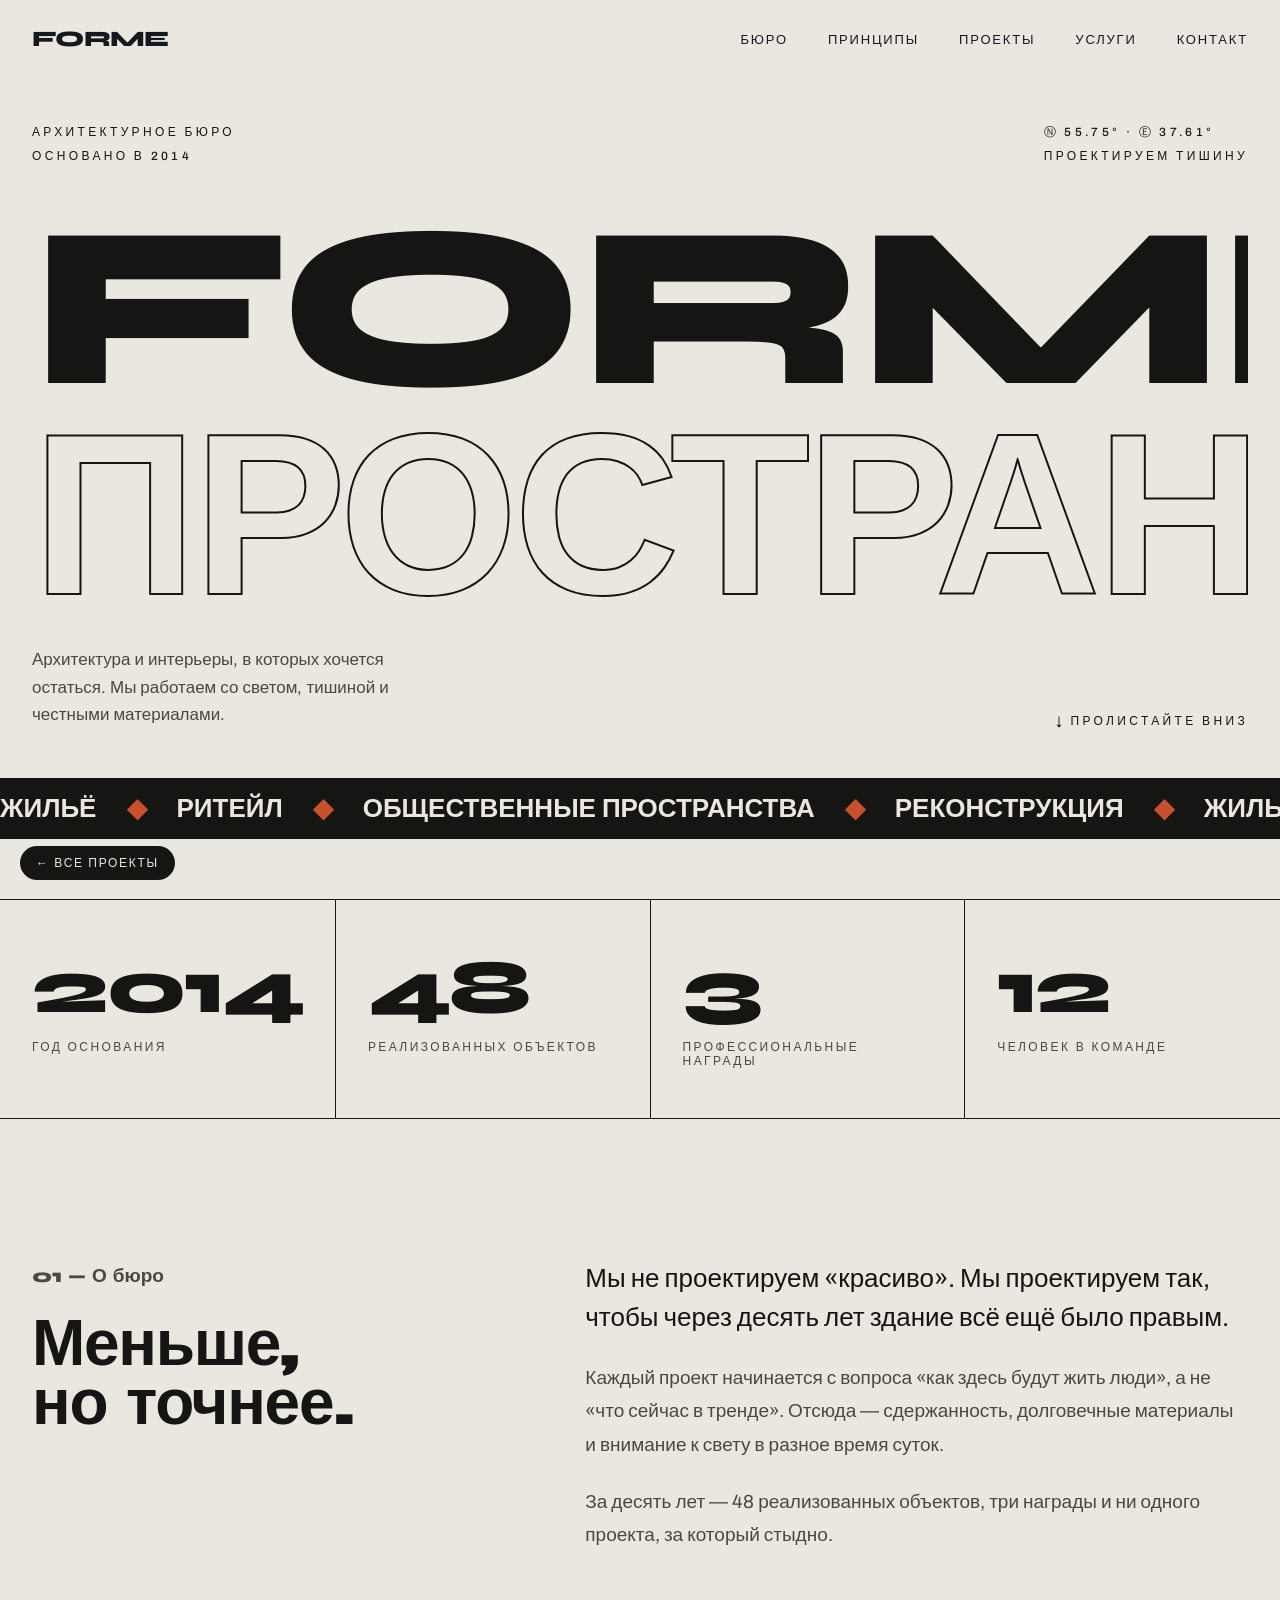
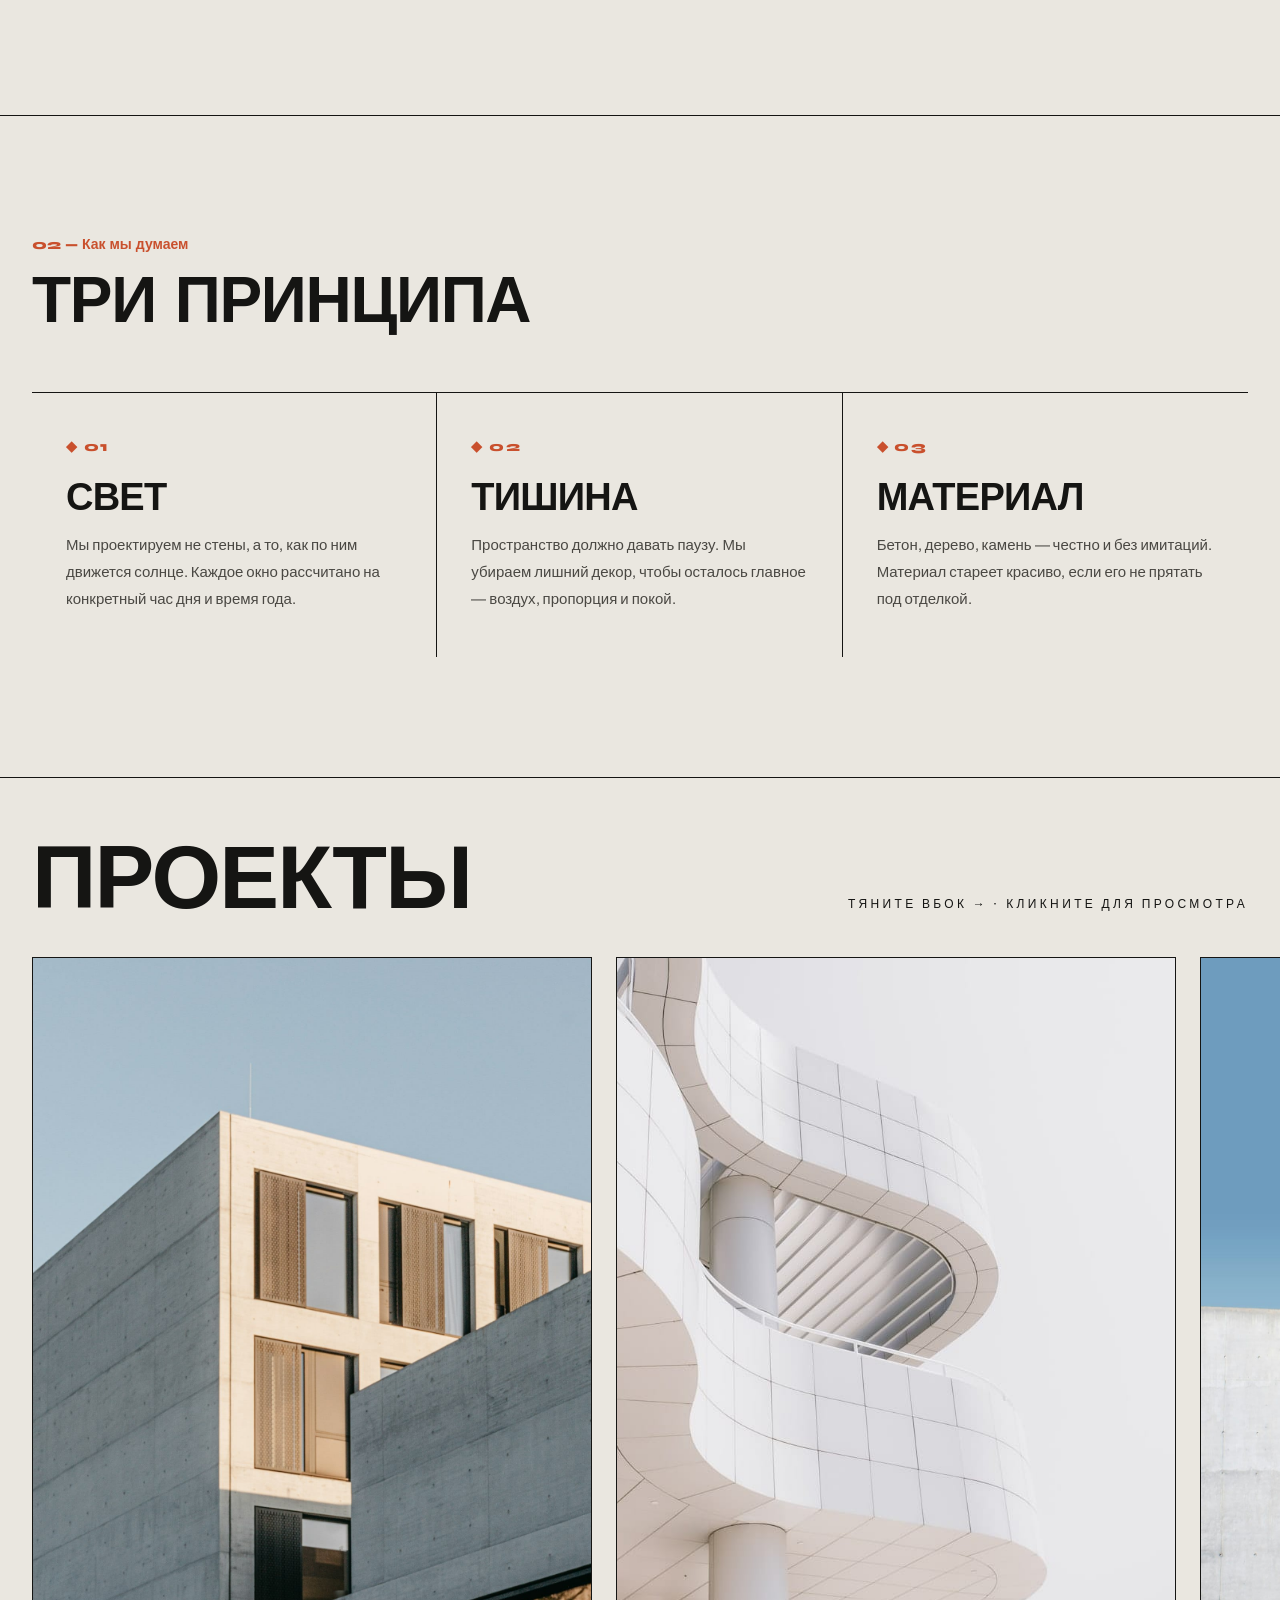
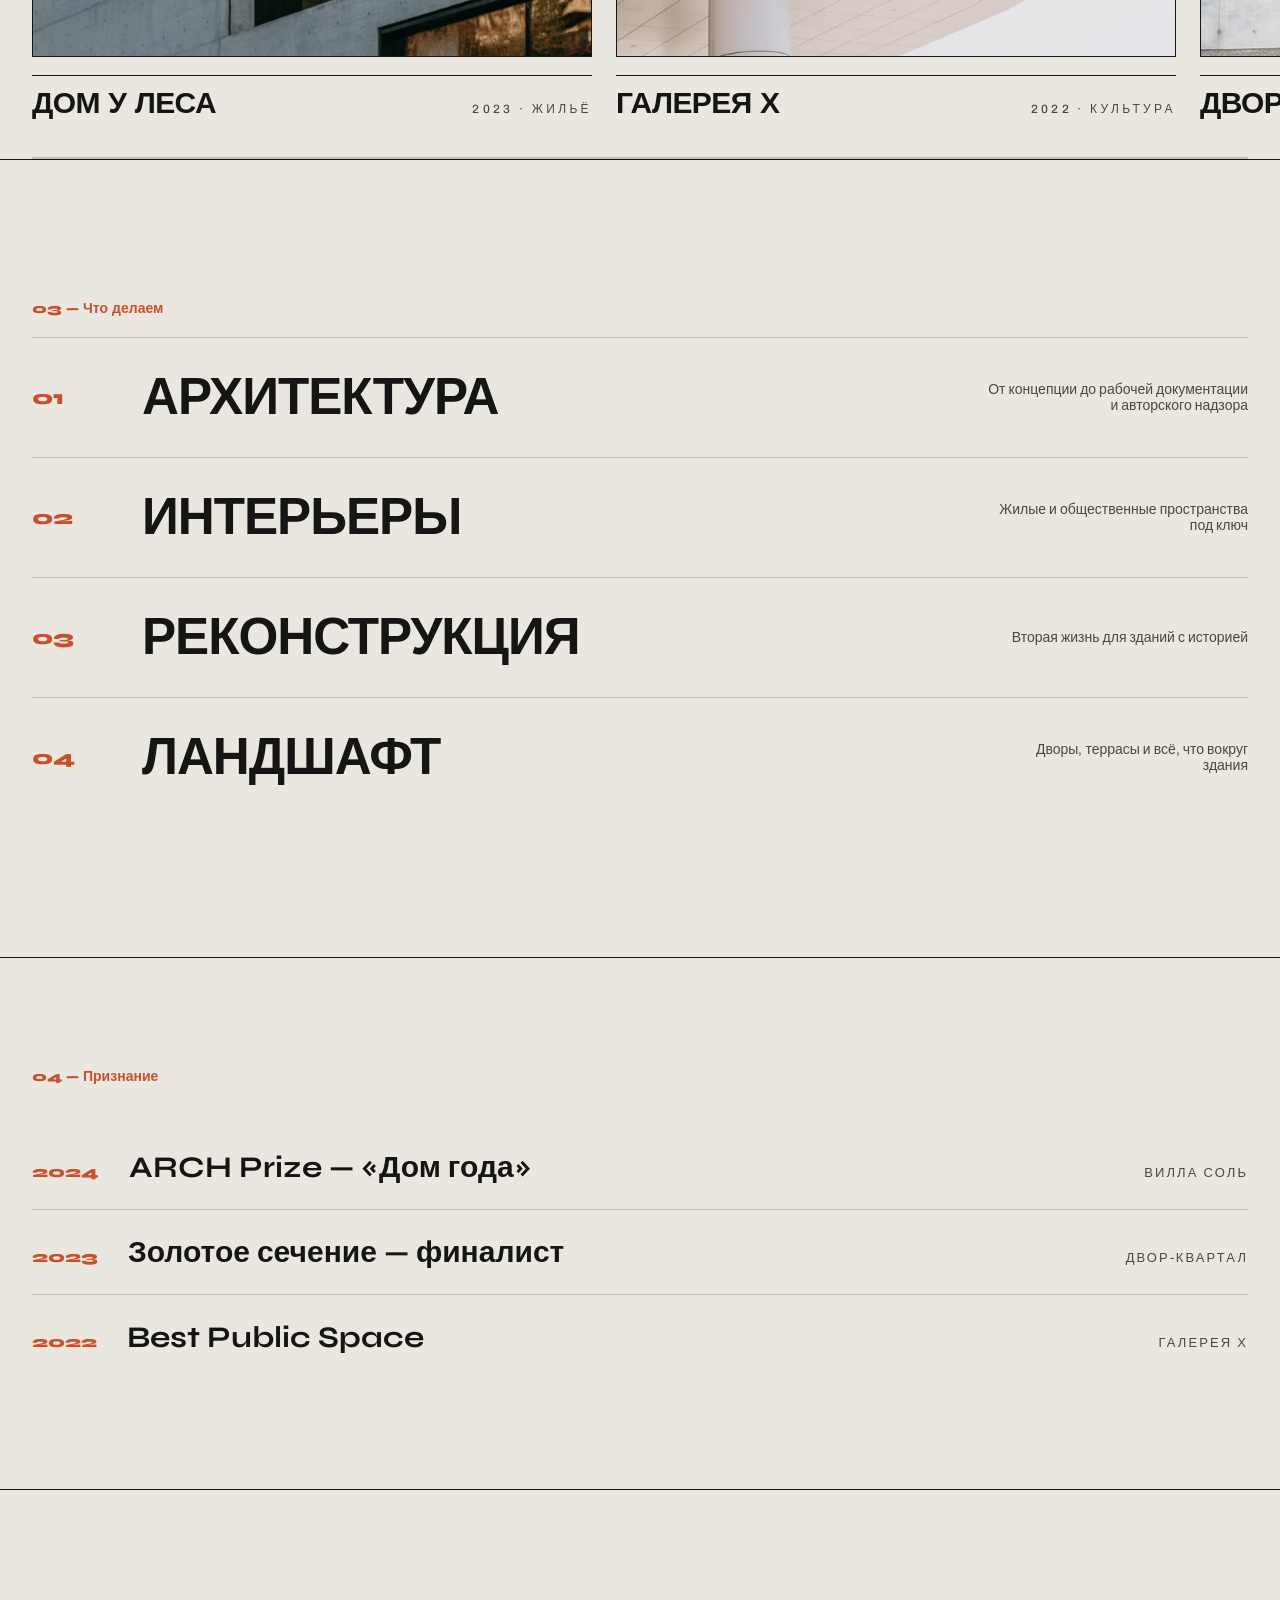
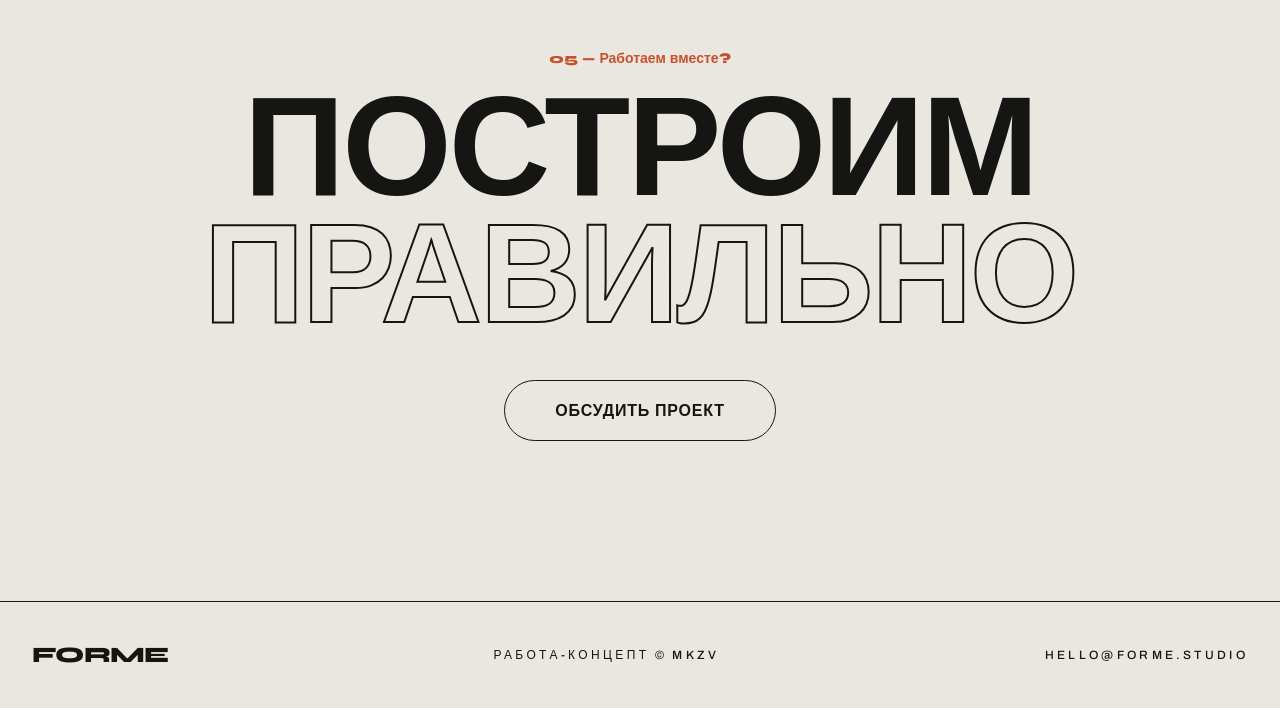
<file: forme/index.html>
<!DOCTYPE html>
<html lang="ru">
<head>
<meta charset="UTF-8" />
<meta name="viewport" content="width=device-width, initial-scale=1.0" />
<title>Forme — архитектурное бюро · пространства, в которых хочется остаться</title>
<meta name="description" content="Forme — архитектурное бюро с 2014 года. Архитектура, интерьеры, реконструкция и ландшафт. 48 объектов, честные материалы, работа со светом и тишиной." />
<meta name="robots" content="noindex, follow" />
<link rel="stylesheet" href="assets/fonts/fonts.css" />
<link rel="stylesheet" href="assets/css/swiper-bundle.min.css" />
<style>
  :root{
    --paper:#eae7e0; --paper-2:#e2ded5; --ink:#151513; --ink-soft:#4a4843;
    --accent:#c9502d; --line:#151513;
    --display:'Syne',sans-serif; --body:'Archivo',sans-serif;
  }
  *{margin:0;padding:0;box-sizing:border-box}
  html{scroll-behavior:smooth}
  body{background:var(--paper);color:var(--ink);font-family:var(--body);overflow-x:hidden;-webkit-font-smoothing:antialiased}
  ::selection{background:var(--accent);color:var(--paper)}
  h1,h2,h3{font-family:var(--display);font-weight:800;line-height:.92;letter-spacing:-.02em}
  a{color:inherit;text-decoration:none}
  .wrap{max-width:1280px;margin:0 auto;padding:0 32px}
  .mono{font-family:var(--body);font-size:12px;letter-spacing:.28em;text-transform:uppercase;font-weight:500}

  /* progress bar */
  .pbar{position:fixed;top:0;left:0;height:3px;width:0;background:var(--accent);z-index:400}

  /* NAV */
  nav{position:fixed;top:0;inset-inline:0;z-index:100;mix-blend-mode:difference;color:#fff}
  nav .wrap{display:flex;align-items:center;justify-content:space-between;padding:26px 32px}
  .logo{font-family:var(--display);font-weight:800;font-size:22px;letter-spacing:-.03em}
  .navlinks{display:flex;gap:40px}
  .navlinks a{font-size:13px;letter-spacing:.14em;text-transform:uppercase;position:relative}
  .navlinks a::after{content:"";position:absolute;left:0;bottom:-5px;width:0;height:1.5px;background:#fff;transition:.35s}
  .navlinks a:hover::after{width:100%}
  @media(max-width:820px){.navlinks{display:none}}

  /* HERO */
  .hero{min-height:100svh;display:flex;flex-direction:column;justify-content:flex-end;position:relative;padding-bottom:60px;border-bottom:1.5px solid var(--line)}
  .hero-top{position:absolute;top:120px;left:32px;right:32px;display:flex;justify-content:space-between;flex-wrap:wrap;gap:20px}
  .hero-top .mono{max-width:280px;line-height:2}
  .hero h1{font-size:clamp(58px,18vw,260px);text-transform:uppercase}
  .hero h1 .thin{-webkit-text-stroke:2px var(--ink);color:transparent}
  .hero .row{display:flex;align-items:flex-end;justify-content:space-between;flex-wrap:wrap;gap:24px;margin-top:20px}
  .hero .desc{max-width:360px;font-size:17px;line-height:1.6;color:var(--ink-soft)}
  .marq{overflow:hidden;border-top:1.5px solid var(--line);border-bottom:1.5px solid var(--line);margin-top:50px;background:var(--ink)}
  .marq div{display:flex;gap:30px;white-space:nowrap;width:max-content;animation:mq 26s linear infinite;padding:14px 0;color:var(--paper);font-family:var(--display);font-weight:700;font-size:26px;text-transform:uppercase}
  .marq span{color:var(--accent)}
  @keyframes mq{to{transform:translateX(-50%)}}

  /* reveal */
  .reveal{opacity:0;transform:translateY(40px);transition:1s cubic-bezier(.16,.8,.2,1)}
  .reveal.in{opacity:1;transform:none}
  .clip{overflow:hidden}
  .clip .line{display:inline-block;transform:translateY(110%);transition:1s cubic-bezier(.16,.8,.2,1)}
  .clip.in .line{transform:none}

  /* NUMBERS band */
  .numbers{border-bottom:1.5px solid var(--line)}
  .numbers .grid{display:grid;grid-template-columns:repeat(4,1fr)}
  @media(max-width:720px){.numbers .grid{grid-template-columns:1fr 1fr}}
  .nb{padding:50px 32px;border-right:1.5px solid var(--line)}
  .nb:last-child{border-right:none}
  @media(max-width:720px){.nb:nth-child(2){border-right:none}.nb:nth-child(1),.nb:nth-child(2){border-bottom:1.5px solid var(--line)}}
  .nb b{font-family:var(--display);font-weight:800;font-size:clamp(44px,6vw,76px);display:block;line-height:1;letter-spacing:-.03em}
  .nb small{font-family:var(--body);font-size:12px;letter-spacing:.2em;text-transform:uppercase;color:var(--ink-soft);margin-top:14px;display:block}

  /* ABOUT */
  .about{padding:140px 0}
  .about .grid{display:grid;grid-template-columns:1fr 1.4fr;gap:80px;align-items:start}
  @media(max-width:820px){.about .grid{grid-template-columns:1fr;gap:40px}}
  .about h2{font-size:clamp(36px,5vw,64px)}
  .about p{font-size:19px;line-height:1.75;color:var(--ink-soft);margin-bottom:24px}
  .about .lead{font-size:26px;line-height:1.5;color:var(--ink)}
  .idx{font-family:var(--display);font-weight:800;font-size:14px;color:var(--accent);margin-bottom:20px}

  /* PRINCIPLES */
  .principles{padding:120px 0;border-top:1.5px solid var(--line)}
  .principles .head{margin-bottom:60px}
  .principles h2{font-size:clamp(36px,5vw,64px);text-transform:uppercase}
  .pgrid{display:grid;grid-template-columns:repeat(3,1fr);gap:0;border-top:1.5px solid var(--line)}
  @media(max-width:820px){.pgrid{grid-template-columns:1fr}}
  .prin{padding:44px 34px;border-right:1.5px solid var(--line);position:relative;transition:.4s}
  .prin:last-child{border-right:none}
  @media(max-width:820px){.prin{border-right:none;border-bottom:1.5px solid var(--line)}.prin:last-child{border-bottom:none}}
  .prin:hover{background:var(--ink);color:var(--paper)}
  .prin:hover .prin-num,.prin:hover p{color:var(--paper)}
  .prin-num{font-family:var(--display);font-weight:800;font-size:14px;color:var(--accent);letter-spacing:.1em}
  .prin h3{font-size:38px;text-transform:uppercase;margin:26px 0 16px}
  .prin p{font-size:15px;line-height:1.8;color:var(--ink-soft)}

  /* PROJECTS */
  .projects{padding:60px 0 0;border-top:1.5px solid var(--line)}
  .projects .head{display:flex;justify-content:space-between;align-items:baseline;flex-wrap:wrap;gap:10px;margin-bottom:36px}
  .projects h2{font-size:clamp(40px,7vw,110px);text-transform:uppercase}
  .swiper{overflow:visible;padding-bottom:80px}
  .swiper-slide{width:min(78vw,560px)}
  .pcard{cursor:pointer;user-select:none}
  .pcard .ph{aspect-ratio:4/5;position:relative;overflow:hidden;border:1.5px solid var(--line)}
  .pcard .ph .fill{position:absolute;inset:0;transition:transform .9s cubic-bezier(.16,.8,.2,1)}
  img.fill{width:100%;height:100%;object-fit:cover;display:block}
  .pcard:hover .ph .fill{transform:scale(1.06)}
  .pcard .ph::after{content:"смотреть →";position:absolute;left:0;bottom:0;background:var(--ink);color:var(--paper);
    font-family:var(--body);font-size:12px;letter-spacing:.2em;text-transform:uppercase;padding:12px 20px;transform:translateY(100%);transition:.4s}
  .pcard:hover .ph::after{transform:none}
  .pcard .meta{display:flex;justify-content:space-between;align-items:baseline;margin-top:18px;border-top:1.5px solid var(--line);padding-top:14px}
  .pcard h3{font-size:30px;text-transform:uppercase}
  .pcard .mono{color:var(--ink-soft)}
  .progress{height:1.5px;background:rgba(21,21,19,.2);margin-top:-40px;position:relative}
  .progress i{position:absolute;left:0;top:0;height:100%;background:var(--accent);width:0}

  /* SERVICES */
  .services{padding:140px 0;border-top:1.5px solid var(--line);border-bottom:1.5px solid var(--line)}
  .srow{display:grid;grid-template-columns:80px 1fr auto;gap:30px;align-items:center;padding:36px 0;border-top:1px solid rgba(21,21,19,.2);transition:.4s;cursor:default}
  .srow:hover{padding-left:20px;background:var(--ink);color:var(--paper)}
  .srow:hover .snum,.srow:hover .stag{color:var(--paper)}
  .srow:first-child{border-top:none}
  .snum{font-family:var(--display);font-weight:800;font-size:20px;color:var(--accent)}
  .srow h3{font-size:clamp(28px,4vw,52px);text-transform:uppercase}
  .stag{font-family:var(--body);font-size:14px;color:var(--ink-soft);max-width:260px;text-align:right}

  /* AWARDS */
  .awards{padding:110px 0;border-bottom:1.5px solid var(--line)}
  .awards .idx{margin-bottom:40px}
  .arow{display:grid;grid-template-columns:auto 1fr auto;gap:30px;align-items:baseline;padding:24px 0;border-top:1px solid rgba(21,21,19,.2)}
  .arow:first-of-type{border-top:none}
  .arow .yr{font-family:var(--display);font-weight:800;color:var(--accent)}
  .arow .aw{font-family:var(--display);font-weight:700;font-size:clamp(20px,3vw,30px)}
  .arow .pl{font-family:var(--body);font-size:13px;letter-spacing:.16em;text-transform:uppercase;color:var(--ink-soft)}

  /* CTA */
  .cta{padding:160px 0;text-align:center}
  .cta h2{font-size:clamp(44px,11vw,180px);text-transform:uppercase;line-height:.9}
  .cta .btn{display:inline-block;margin-top:40px;border:1.5px solid var(--line);padding:20px 50px;border-radius:60px;
    font-family:var(--display);font-weight:700;text-transform:uppercase;letter-spacing:.05em;transition:.4s}
  .cta .btn:hover{background:var(--ink);color:var(--paper)}
  footer{border-top:1.5px solid var(--line);padding:40px 0}
  footer .wrap{display:flex;justify-content:space-between;flex-wrap:wrap;gap:16px;align-items:center}

  /* LIGHTBOX */
  .lb{position:fixed;inset:0;z-index:500;background:rgba(21,21,19,.94);display:flex;align-items:center;justify-content:center;
    opacity:0;pointer-events:none;transition:.5s;padding:40px}
  .lb.open{opacity:1;pointer-events:auto}
  .lb-inner{max-width:920px;width:100%}
  .lb-img{aspect-ratio:16/10;position:relative;overflow:hidden;border:1.5px solid var(--paper)}
  .lb-cap{display:flex;justify-content:space-between;color:var(--paper);margin-top:20px;flex-wrap:wrap;gap:16px;align-items:flex-start}
  .lb-cap h3{font-size:34px;text-transform:uppercase}
  .lb-cap .lb-desc{max-width:380px;font-family:var(--body);font-size:14px;line-height:1.7;color:rgba(234,231,224,.7)}
  .lb-close{position:absolute;top:26px;right:32px;color:var(--paper);font-family:var(--display);font-weight:700;font-size:28px;cursor:pointer}
  .lb-nav{position:absolute;top:50%;transform:translateY(-50%);color:var(--paper);font-size:40px;cursor:pointer;padding:20px;user-select:none;opacity:.7;transition:.3s}
  .lb-nav:hover{opacity:1}.lb-prev{left:10px}.lb-next{right:10px}
  .lb-count{color:rgba(234,231,224,.6);font-family:var(--body);font-size:12px;letter-spacing:.2em;margin-top:6px}

  .backlink{position:fixed;left:20px;bottom:20px;z-index:200;font-family:var(--body);font-size:12px;letter-spacing:.14em;text-transform:uppercase;
    background:var(--ink);color:var(--paper);padding:10px 16px;border-radius:30px;transition:.3s}
  .backlink:hover{background:var(--accent)}
</style>
</head>
<body>
<div class="pbar" id="pbar"></div>
<a class="backlink" href="https://github.com/mkzvcode/mkzv-projects" target="_blank" rel="noopener">← все проекты</a>
<nav>
  <div class="wrap">
    <div class="logo">FORME</div>
    <div class="navlinks">
      <a href="#about">Бюро</a><a href="#principles">Принципы</a><a href="#projects">Проекты</a><a href="#services">Услуги</a><a href="#contact">Контакт</a>
    </div>
  </div>
</nav>

<header class="hero">
  <div class="hero-top">
    <p class="mono">Архитектурное бюро<br/>Основано в 2014</p>
    <p class="mono">Ⓝ 55.75° · Ⓔ 37.61°<br/>Проектируем тишину</p>
  </div>
  <div class="wrap">
    <div class="clip"><h1><span class="line">Forme</span></h1></div>
    <div class="clip"><h1><span class="line thin">Пространства</span></h1></div>
    <div class="row">
      <p class="desc reveal">Архитектура и интерьеры, в которых хочется остаться. Мы работаем со светом, тишиной и честными материалами.</p>
      <p class="mono reveal">↓ пролистайте вниз</p>
    </div>
  </div>
  <div class="marq"><div>
    Жильё <span>◆</span> Ритейл <span>◆</span> Общественные пространства <span>◆</span> Реконструкция <span>◆</span>
    Жильё <span>◆</span> Ритейл <span>◆</span> Общественные пространства <span>◆</span> Реконструкция <span>◆</span>
  </div></div>
</header>

<section class="numbers">
  <div class="grid">
    <div class="nb"><b>2014</b><small>год основания</small></div>
    <div class="nb"><b><span class="cnt" data-to="48">0</span></b><small>реализованных объектов</small></div>
    <div class="nb"><b><span class="cnt" data-to="3">0</span></b><small>профессиональные награды</small></div>
    <div class="nb"><b><span class="cnt" data-to="12">0</span></b><small>человек в команде</small></div>
  </div>
</section>

<section class="about" id="about">
  <div class="wrap">
    <div class="grid">
      <div>
        <p class="idx reveal">01 — О бюро</p>
        <h2 class="reveal">Меньше,<br/>но точнее.</h2>
      </div>
      <div>
        <p class="lead reveal">Мы не проектируем «красиво». Мы проектируем так, чтобы через десять лет здание всё ещё было правым.</p>
        <p class="reveal">Каждый проект начинается с вопроса «как здесь будут жить люди», а не «что сейчас в тренде». Отсюда — сдержанность, долговечные материалы и внимание к свету в разное время суток.</p>
        <p class="reveal">За десять лет — 48 реализованных объектов, три награды и ни одного проекта, за который стыдно.</p>
      </div>
    </div>
  </div>
</section>

<section class="principles" id="principles">
  <div class="wrap">
    <div class="head">
      <p class="idx reveal">02 — Как мы думаем</p>
      <h2 class="reveal">Три принципа</h2>
    </div>
    <div class="pgrid">
      <div class="prin reveal">
        <span class="prin-num">◆ 01</span>
        <h3>Свет</h3>
        <p>Мы проектируем не стены, а то, как по ним движется солнце. Каждое окно рассчитано на конкретный час дня и время года.</p>
      </div>
      <div class="prin reveal">
        <span class="prin-num">◆ 02</span>
        <h3>Тишина</h3>
        <p>Пространство должно давать паузу. Мы убираем лишний декор, чтобы осталось главное — воздух, пропорция и покой.</p>
      </div>
      <div class="prin reveal">
        <span class="prin-num">◆ 03</span>
        <h3>Материал</h3>
        <p>Бетон, дерево, камень — честно и без имитаций. Материал стареет красиво, если его не прятать под отделкой.</p>
      </div>
    </div>
  </div>
</section>

<section class="projects" id="projects">
  <div class="wrap">
    <div class="head">
      <h2 class="reveal">Проекты</h2>
      <p class="mono reveal">Тяните вбок → · кликните для просмотра</p>
    </div>
  </div>
  <div style="padding-left:max(32px,calc((100vw - 1280px)/2 + 32px))">
    <div class="swiper" id="projSwiper">
      <div class="swiper-wrapper">
        <div class="swiper-slide"><div class="pcard" data-i="0"><div class="ph"><img class="fill" src="assets/img/p1.jpg" alt="Дом у леса — фасад" loading="lazy"/></div><div class="meta"><h3>Дом у леса</h3><span class="mono">2023 · Жильё</span></div></div></div>
        <div class="swiper-slide"><div class="pcard" data-i="1"><div class="ph"><img class="fill" src="assets/img/p3.jpg" alt="Галерея Х — экстерьер" loading="lazy"/></div><div class="meta"><h3>Галерея Х</h3><span class="mono">2022 · Культура</span></div></div></div>
        <div class="swiper-slide"><div class="pcard" data-i="2"><div class="ph"><img class="fill" src="assets/img/p2.jpg" alt="Двор-квартал" loading="lazy"/></div><div class="meta"><h3>Двор-квартал</h3><span class="mono">2023 · Городская среда</span></div></div></div>
        <div class="swiper-slide"><div class="pcard" data-i="3"><div class="ph"><img class="fill" src="assets/img/p4.jpg" alt="Офис бетон — фасад" loading="lazy"/></div><div class="meta"><h3>Офис бетон</h3><span class="mono">2021 · Ритейл</span></div></div></div>
        <div class="swiper-slide"><div class="pcard" data-i="4"><div class="ph"><img class="fill" src="assets/img/p5.jpg" alt="Вилла Соль — интерьер" loading="lazy"/></div><div class="meta"><h3>Вилла Соль</h3><span class="mono">2024 · Жильё</span></div></div></div>
      </div>
    </div>
    <div class="wrap" style="padding-left:0"><div class="progress"><i id="projProgress"></i></div></div>
  </div>
</section>

<section class="services" id="services">
  <div class="wrap">
    <p class="idx reveal">03 — Что делаем</p>
    <div class="srow reveal"><span class="snum">01</span><h3>Архитектура</h3><span class="stag">От концепции до рабочей документации и авторского надзора</span></div>
    <div class="srow reveal"><span class="snum">02</span><h3>Интерьеры</h3><span class="stag">Жилые и общественные пространства под ключ</span></div>
    <div class="srow reveal"><span class="snum">03</span><h3>Реконструкция</h3><span class="stag">Вторая жизнь для зданий с историей</span></div>
    <div class="srow reveal"><span class="snum">04</span><h3>Ландшафт</h3><span class="stag">Дворы, террасы и всё, что вокруг здания</span></div>
  </div>
</section>

<section class="awards">
  <div class="wrap">
    <p class="idx reveal">04 — Признание</p>
    <div class="arow reveal"><span class="yr">2024</span><span class="aw">ARCH Prize — «Дом года»</span><span class="pl">Вилла Соль</span></div>
    <div class="arow reveal"><span class="yr">2023</span><span class="aw">Золотое сечение — финалист</span><span class="pl">Двор-квартал</span></div>
    <div class="arow reveal"><span class="yr">2022</span><span class="aw">Best Public Space</span><span class="pl">Галерея Х</span></div>
  </div>
</section>

<section class="cta" id="contact">
  <div class="wrap">
    <p class="idx reveal">05 — Работаем вместе?</p>
    <div class="clip"><h2><span class="line">Построим</span></h2></div>
    <div class="clip"><h2><span class="line" style="-webkit-text-stroke:2px var(--ink);color:transparent">Правильно</span></h2></div>
    <a href="mailto:hello@forme.studio" class="btn reveal">Обсудить проект</a>
  </div>
</section>

<footer>
  <div class="wrap">
    <div class="logo">FORME</div>
    <p class="mono">Работа-концепт © MKZV</p>
    <p class="mono">hello@forme.studio</p>
  </div>
</footer>

<!-- LIGHTBOX -->
<div class="lb" id="lb">
  <div class="lb-close" id="lbClose">✕</div>
  <div class="lb-nav lb-prev" id="lbPrev">‹</div>
  <div class="lb-nav lb-next" id="lbNext">›</div>
  <div class="lb-inner">
    <div class="lb-img"><div class="fill" id="lbImg" style="position:absolute;inset:0"></div></div>
    <div class="lb-cap">
      <div><h3 id="lbTitle"></h3><div class="lb-count" id="lbCount"></div></div>
      <div style="text-align:right"><span class="mono" id="lbMeta"></span><p class="lb-desc" id="lbDesc"></p></div>
    </div>
  </div>
</div>

<script src="assets/js/swiper-bundle.min.js"></script>
<script>
  // progress
  const pbar=document.getElementById('pbar');
  addEventListener('scroll',()=>{const h=document.documentElement.scrollHeight-innerHeight;pbar.style.width=(scrollY/h*100)+'%'},{passive:true});

  // reveals
  const io=new IntersectionObserver(es=>es.forEach(e=>{if(e.isIntersecting){e.target.classList.add('in');io.unobserve(e.target)}}),{threshold:.2});
  document.querySelectorAll('.reveal,.clip').forEach(el=>io.observe(el));

  // counters
  const cio=new IntersectionObserver(es=>es.forEach(e=>{if(e.isIntersecting){
    const el=e.target,to=+el.dataset.to,plain=el.dataset.plain;const t0=performance.now();
    (function t(now){const p=Math.min((now-t0)/1500,1);const e2=1-Math.pow(1-p,3);
      let v=Math.round(to*e2);el.textContent=plain?v:v;if(p<1)requestAnimationFrame(t)})(t0);
    cio.unobserve(el);
  }}),{threshold:.6});
  document.querySelectorAll('.cnt').forEach(el=>cio.observe(el));

  // swiper
  const sw=new Swiper('#projSwiper',{slidesPerView:'auto',spaceBetween:24,grabCursor:true,freeMode:{enabled:true,momentum:true},mousewheel:{forceToAxis:true}});
  const prog=document.getElementById('projProgress');
  sw.on('progress',p=>prog.style.width=(p*100)+'%');
  prog.style.width='0%';

  // lightbox
  const data=[
    {t:'Дом у леса',m:'2023 · Частное жильё, 320 м²',img:'assets/img/p1.jpg',d:'Дом на опушке, растворённый в рельефе. Панорамное остекление ловит северный свет, а фасад из тёмного дерева со временем становится серебристым.'},
    {t:'Галерея Х',m:'2022 · Культурный центр',img:'assets/img/p3.jpg',d:'Бетонный объём с верхним светом. Внутри — ни одной случайной тени: экспозиция освещается только тем, что даёт небо.'},
    {t:'Двор-квартал',m:'2023 · Благоустройство',img:'assets/img/p2.jpg',d:'Полузакрытый двор, где машина уступает пешеходу. Гранит, многолетники и вода превращают транзит в место, где хочется задержаться.'},
    {t:'Офис бетон',m:'2021 · Штаб-квартира',img:'assets/img/p4.jpg',d:'Открытая планировка без фальшпотолков: все коммуникации честно на виду. Рабочая среда, которая не притворяется гостиной.'},
    {t:'Вилла Соль',m:'2024 · Резиденция у моря',img:'assets/img/p5.jpg',d:'Резиденция, выстроенная вокруг тени. Массивные козырьки прячут интерьер от полуденного солнца и раскрывают его к закату.'},
  ];
  const lb=document.getElementById('lb'),lbImg=document.getElementById('lbImg'),lbTitle=document.getElementById('lbTitle'),
    lbMeta=document.getElementById('lbMeta'),lbDesc=document.getElementById('lbDesc'),lbCount=document.getElementById('lbCount');
  let cur=0;
  function open(i){cur=i;const d=data[i];
    lbImg.style.backgroundImage='url("'+d.img+'")';lbImg.style.backgroundSize='cover';lbImg.style.backgroundPosition='center';
    lbTitle.textContent=d.t;lbMeta.textContent=d.m;lbDesc.textContent=d.d;lbCount.textContent=`0${i+1} / 0${data.length}`;
    lb.classList.add('open')}
  function close(){lb.classList.remove('open')}
  document.querySelectorAll('.pcard').forEach(c=>c.addEventListener('click',()=>open(+c.dataset.i)));
  document.getElementById('lbClose').addEventListener('click',close);
  lb.addEventListener('click',e=>{if(e.target===lb)close()});
  document.getElementById('lbNext').addEventListener('click',()=>open((cur+1)%data.length));
  document.getElementById('lbPrev').addEventListener('click',()=>open((cur-1+data.length)%data.length));
  addEventListener('keydown',e=>{if(!lb.classList.contains('open'))return;if(e.key==='Escape')close();if(e.key==='ArrowRight')open((cur+1)%data.length);if(e.key==='ArrowLeft')open((cur-1+data.length)%data.length)});
</script>
</body>
</html>
</file>
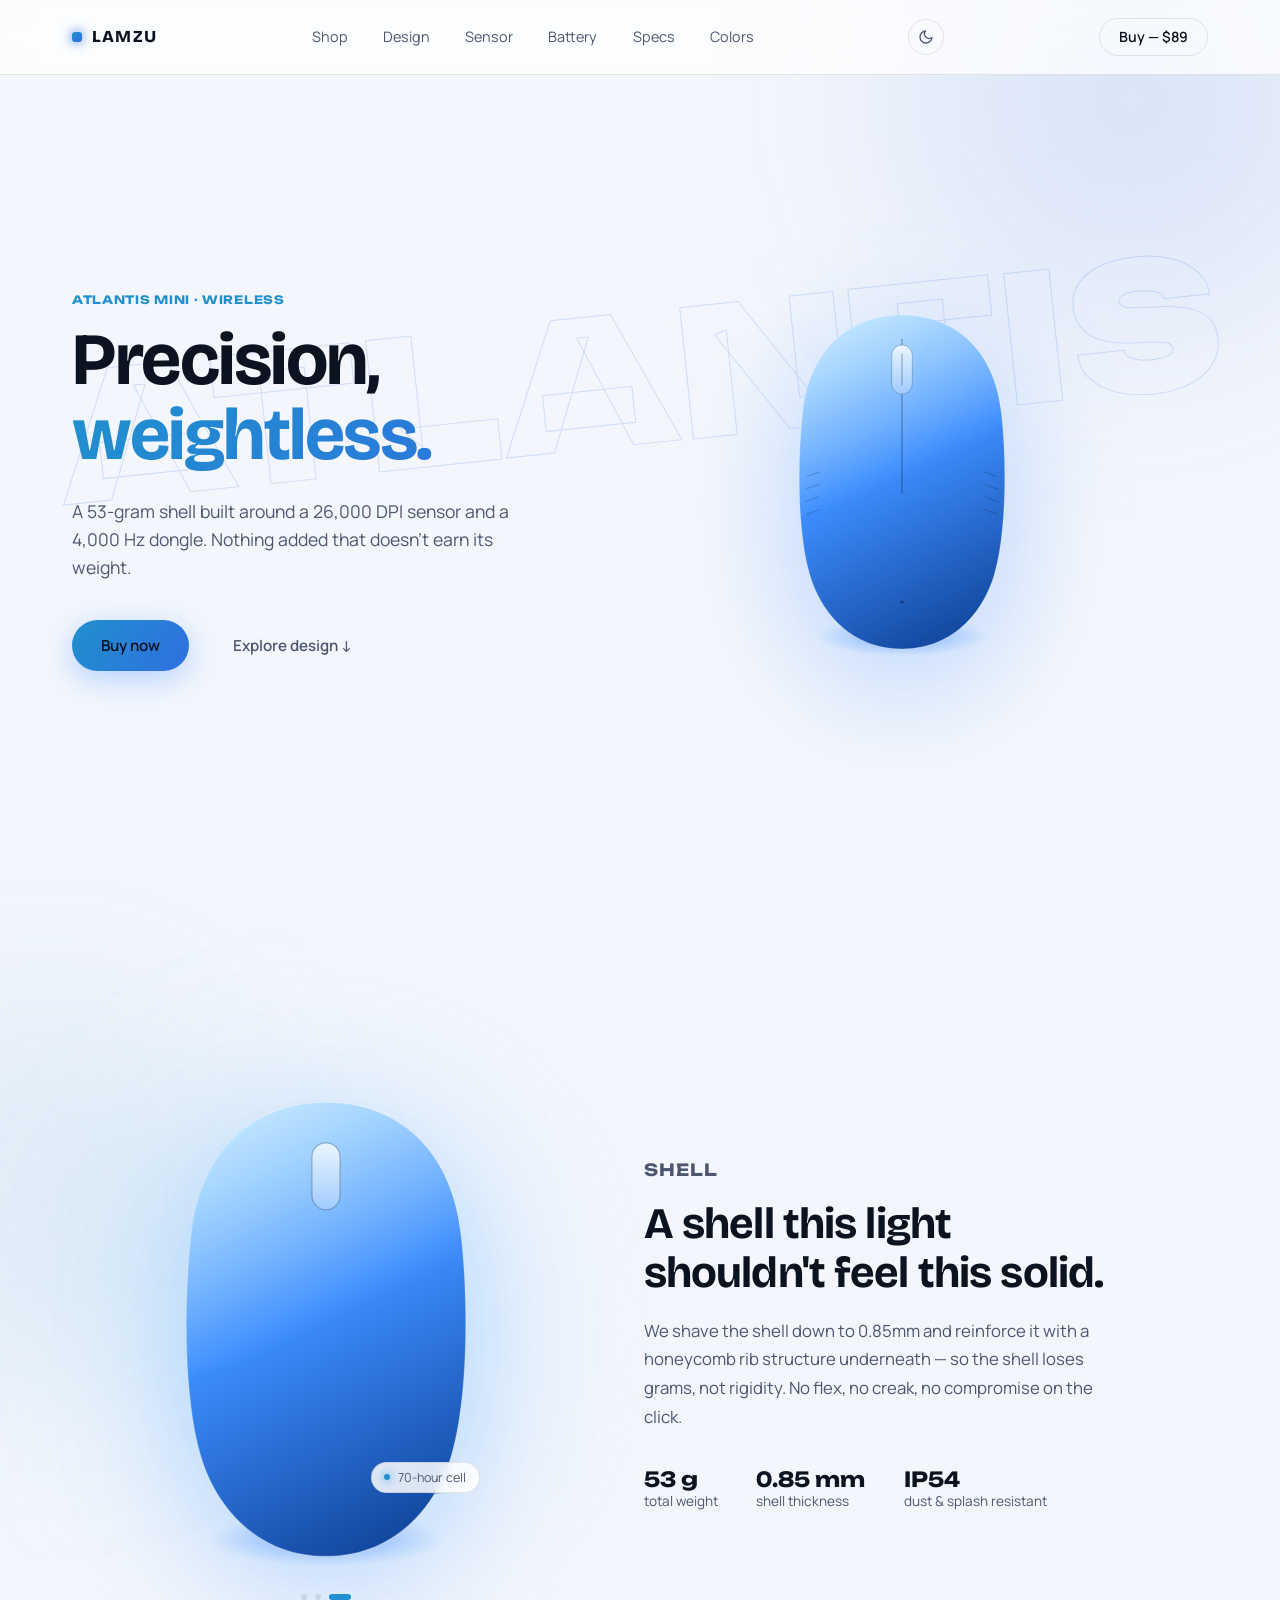
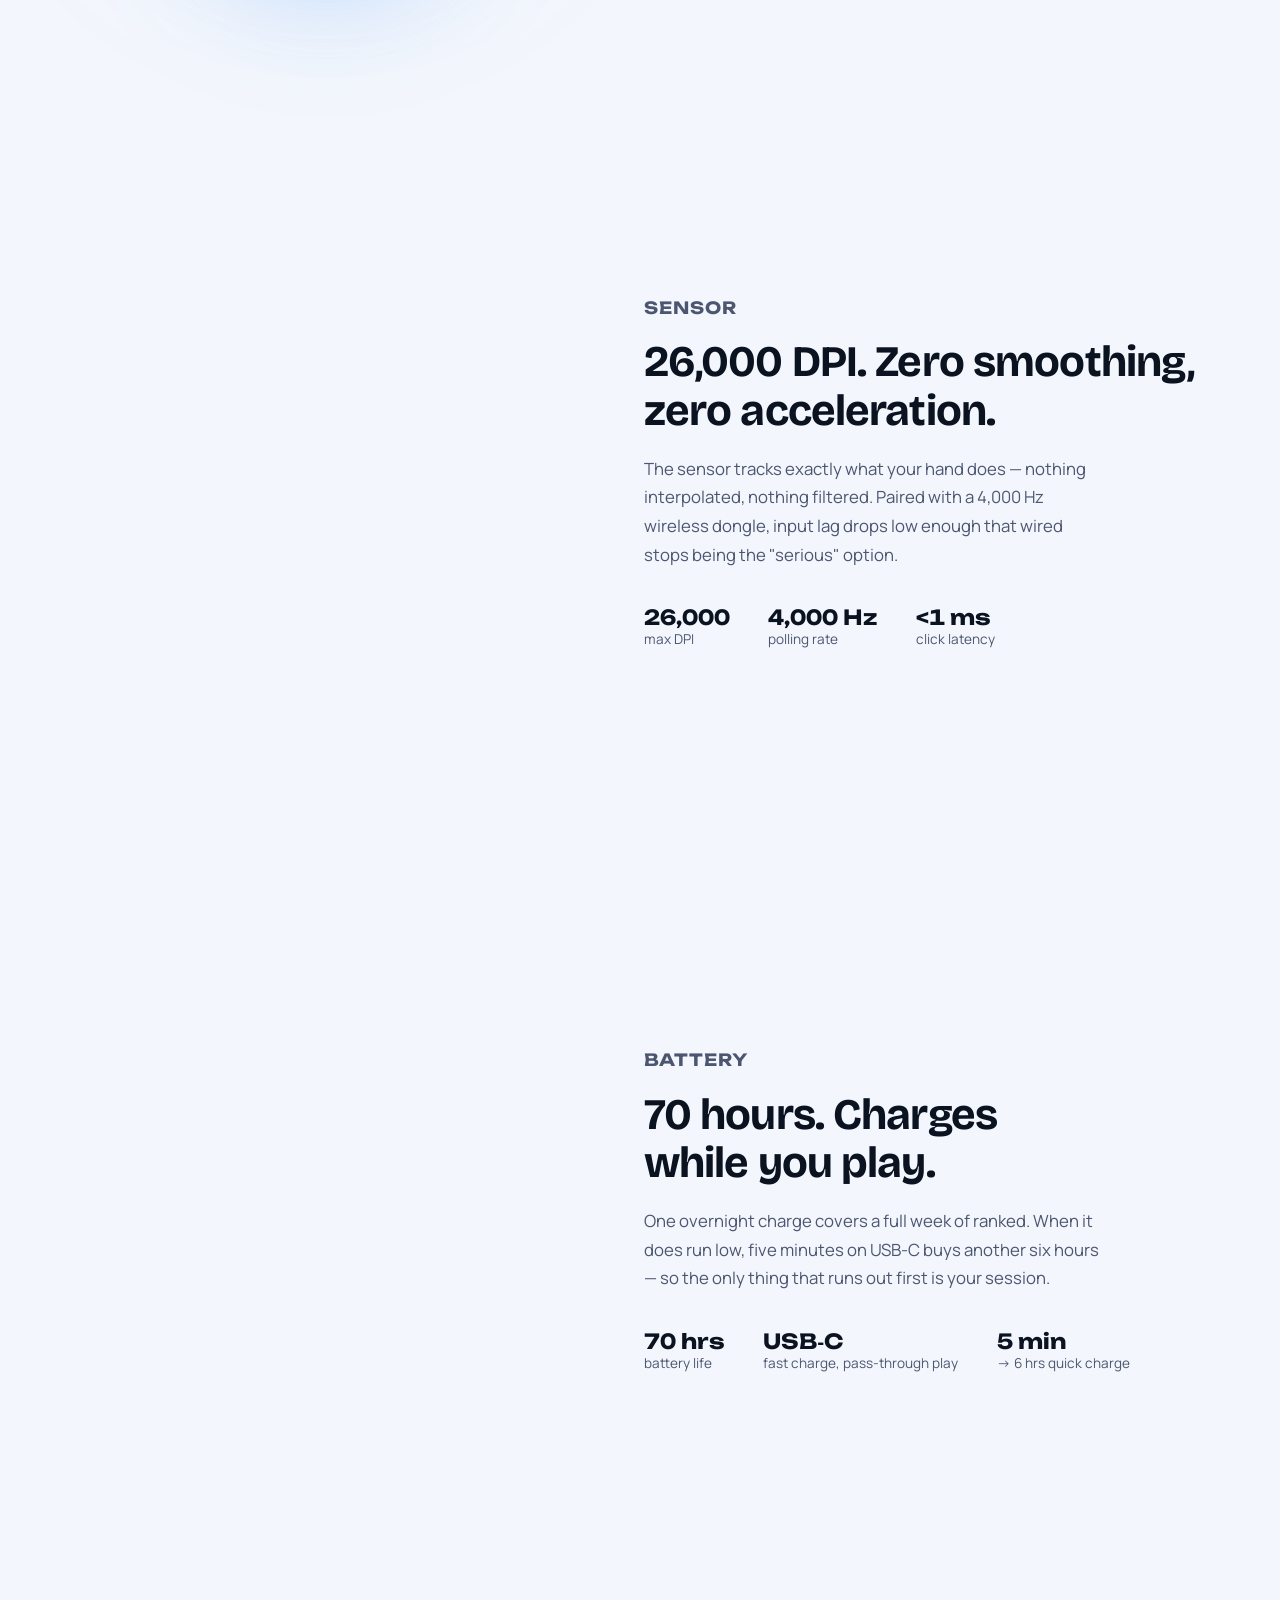
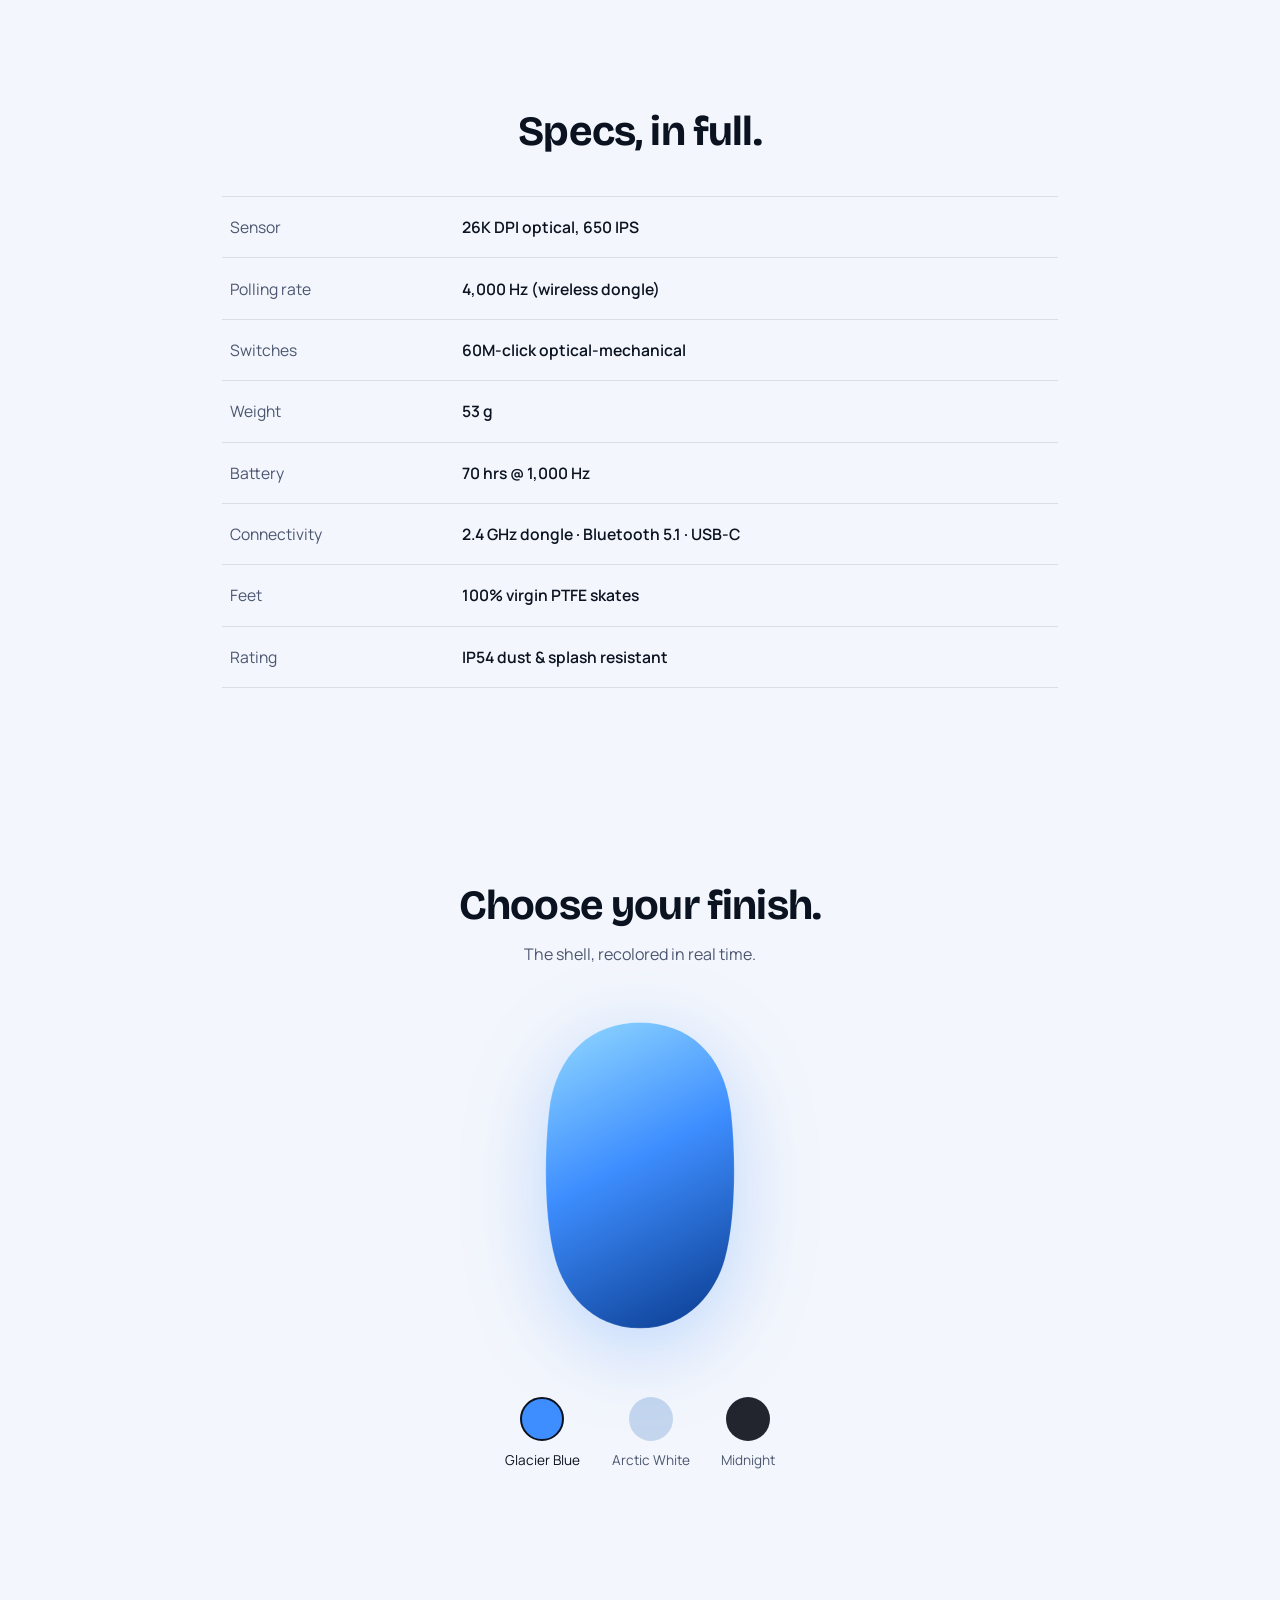
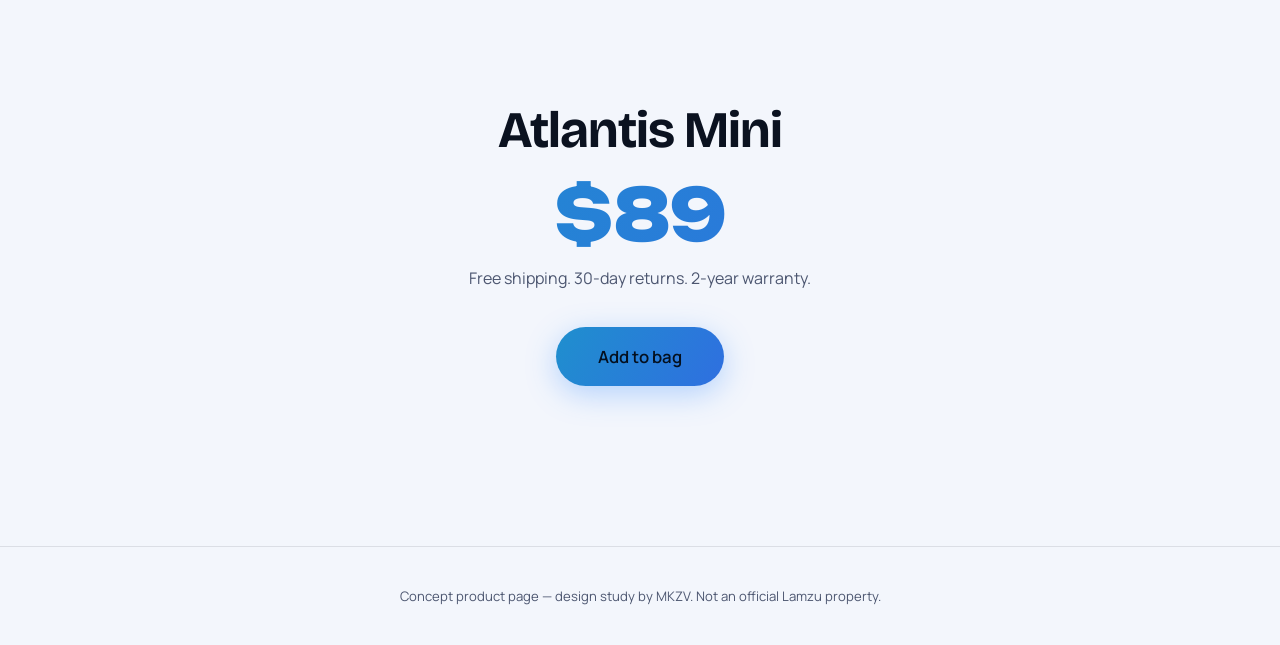
<file: lamzu-site/index.html>
<!DOCTYPE html>
<html lang="en">
<head>
<meta charset="UTF-8">
<meta name="viewport" content="width=device-width, initial-scale=1.0">
<meta name="view-transition" content="same-origin">
<meta name="description" content="Atlantis Mini — a 53-gram wireless mouse with a 26,000 DPI sensor and 4,000 Hz dongle. Concept product page design study.">
<meta name="theme-color" content="#060911">
<title>Lamzu Atlantis Mini — Precision, weightless.</title>
<link rel="icon" href="data:image/svg+xml,%3Csvg xmlns='http://www.w3.org/2000/svg' viewBox='0 0 32 32'%3E%3Crect width='32' height='32' rx='8' fill='%233e8eff'/%3E%3Crect x='11' y='7' width='10' height='18' rx='5' fill='%23eaf1ff'/%3E%3C/svg%3E">
<link rel="preconnect" href="https://fonts.googleapis.com">
<link rel="preconnect" href="https://fonts.gstatic.com" crossorigin>
<link href="https://fonts.googleapis.com/css2?family=Bricolage+Grotesque:opsz,wght@12..96,300..800&family=Manrope:wght@400;500;600;700&family=Unbounded:wght@600;700;800;900&display=swap" rel="stylesheet">
<link rel="stylesheet" href="css/styles.css">
<script>
(function () {
  var saved = null;
  try { saved = localStorage.getItem('lamzu-theme'); } catch (e) {}
  var theme = saved || (window.matchMedia('(prefers-color-scheme: light)').matches ? 'light' : 'dark');
  document.documentElement.dataset.theme = theme;
})();
</script>
</head>
<body>

<a href="#main-content" class="skip-link">Skip to content</a>

<div class="noise"></div>
<div class="glow glow-a"></div>
<div class="glow glow-b"></div>

<nav class="nav">
  <div class="nav-inner">
    <a href="#top" class="logo">
      <span class="logo-mark"></span>LAMZU
    </a>
    <ul class="nav-links">
      <li><a href="shop.html">Shop</a></li>
      <li><a href="#design">Design</a></li>
      <li><a href="#sensor">Sensor</a></li>
      <li><a href="#battery">Battery</a></li>
      <li><a href="#specs">Specs</a></li>
      <li><a href="#colors">Colors</a></li>
    </ul>
    <button class="theme-toggle" id="themeToggle" type="button" aria-label="Toggle color theme">
      <svg class="icon-sun" viewBox="0 0 24 24" width="16" height="16" fill="none" stroke="currentColor" stroke-width="2" stroke-linecap="round" stroke-linejoin="round" aria-hidden="true">
        <circle cx="12" cy="12" r="4"/>
        <path d="M12 2v2M12 20v2M4.93 4.93l1.41 1.41M17.66 17.66l1.41 1.41M2 12h2M20 12h2M4.93 19.07l1.41-1.41M17.66 6.34l1.41-1.41"/>
      </svg>
      <svg class="icon-moon" viewBox="0 0 24 24" width="16" height="16" fill="none" stroke="currentColor" stroke-width="2" stroke-linecap="round" stroke-linejoin="round" aria-hidden="true">
        <path d="M21 12.79A9 9 0 1 1 11.21 3 7 7 0 0 0 21 12.79Z"/>
      </svg>
    </button>
    <a href="#buy" class="nav-cta">Buy — $89</a>
  </div>
</nav>

<header class="hero" id="top">
  <p class="hero-watermark" aria-hidden="true">ATLANTIS</p>
  <div class="hero-copy" data-reveal>
    <p class="eyebrow">Atlantis Mini · Wireless</p>
    <h1 class="reveal-lines">
      <span class="line-mask"><span class="line-inner">Precision,</span></span>
      <span class="line-mask"><span class="line-inner grad-text">weightless.</span></span>
    </h1>
    <p class="hero-sub">A 53‑gram shell built around a 26,000&nbsp;DPI sensor and a 4,000&nbsp;Hz dongle. Nothing added that doesn't earn its weight.</p>
    <div class="hero-actions">
      <a href="#buy" class="btn btn-primary">Buy now</a>
      <a href="#design" class="btn btn-ghost">Explore design ↓</a>
    </div>
  </div>

  <div class="hero-visual" data-reveal>
   <div class="mouse-float">
    <svg class="mouse-hero" id="heroMouse" viewBox="0 0 420 620" fill="none" xmlns="http://www.w3.org/2000/svg">
      <defs>
        <linearGradient id="bodyGrad" x1="60" y1="20" x2="360" y2="600" gradientUnits="userSpaceOnUse">
          <stop offset="0" stop-color="#8FD6FF"/>
          <stop offset="0.45" stop-color="#3E8EFF"/>
          <stop offset="1" stop-color="#0B3D91"/>
        </linearGradient>
        <linearGradient id="sheen" x1="80" y1="0" x2="220" y2="300" gradientUnits="userSpaceOnUse">
          <stop offset="0" stop-color="#FFFFFF" stop-opacity="0.55"/>
          <stop offset="1" stop-color="#FFFFFF" stop-opacity="0"/>
        </linearGradient>
        <radialGradient id="underglow" cx="0.5" cy="0.5" r="0.5">
          <stop offset="0" stop-color="#3E8EFF" stop-opacity="0.55"/>
          <stop offset="1" stop-color="#3E8EFF" stop-opacity="0"/>
        </radialGradient>
        <linearGradient id="wheelGrad" x1="0" y1="0" x2="0" y2="1">
          <stop offset="0" stop-color="#EAF6FF"/>
          <stop offset="1" stop-color="#9FCBFF"/>
        </linearGradient>
      </defs>

      <ellipse cx="210" cy="580" rx="150" ry="34" fill="url(#underglow)"/>

      <path id="mouseBody" d="M210 18
        C 300 18 372 76 384 190
        C 394 280 392 400 372 470
        C 356 528 306 602 210 602
        C 114 602 64 528 48 470
        C 28 400 26 280 36 190
        C 48 76 120 18 210 18 Z"
        fill="url(#bodyGrad)" stroke="rgba(255,255,255,0.25)" stroke-width="1.5"/>

      <path d="M210 18 C300 18 372 76 384 190 C392 260 392 320 386 370
        C300 340 220 330 210 330 C200 330 120 340 34 370
        C28 320 28 260 36 190 C48 76 120 18 210 18 Z"
        fill="url(#sheen)"/>

      <path d="M210 60 C 210 170 210 260 210 330" stroke="rgba(6,9,17,0.35)" stroke-width="2" stroke-linecap="round"/>

      <rect x="192" y="70" width="36" height="86" rx="18" fill="url(#wheelGrad)" stroke="rgba(6,9,17,0.25)" stroke-width="1.5"/>
      <line x1="210" y1="86" x2="210" y2="140" stroke="rgba(6,9,17,0.3)" stroke-width="2" stroke-linecap="round"/>

      <g class="grip-lines" stroke="rgba(6,9,17,0.18)" stroke-width="2" stroke-linecap="round">
        <line x1="44" y1="300" x2="66" y2="292"/>
        <line x1="42" y1="322" x2="64" y2="314"/>
        <line x1="42" y1="344" x2="64" y2="336"/>
        <line x1="44" y1="366" x2="66" y2="358"/>
        <line x1="376" y1="300" x2="354" y2="292"/>
        <line x1="378" y1="322" x2="356" y2="314"/>
        <line x1="378" y1="344" x2="356" y2="336"/>
        <line x1="376" y1="366" x2="354" y2="358"/>
      </g>

      <circle cx="210" cy="520" r="3" fill="rgba(6,9,17,0.35)"/>
    </svg>
   </div>
  </div>
</header>

<main id="main-content">

  <section class="anatomy" id="anatomy" data-reveal data-active-stage="shell">
    <div class="anatomy-inner">

      <div class="anatomy-visual">
        <div class="anatomy-visual-inner">
          <div class="anatomy-tint"></div>
          <svg class="mouse-anatomy" viewBox="0 0 420 620" fill="none" xmlns="http://www.w3.org/2000/svg">
            <ellipse cx="210" cy="580" rx="150" ry="34" fill="url(#underglow)"/>
            <use href="#mouseBody" fill="url(#bodyGrad)" stroke="rgba(255,255,255,0.25)" stroke-width="1.5"/>
            <path d="M210 18 C300 18 372 76 384 190 C392 260 392 320 386 370
              C300 340 220 330 210 330 C200 330 120 340 34 370
              C28 320 28 260 36 190 C48 76 120 18 210 18 Z" fill="url(#sheen)"/>
            <rect x="192" y="70" width="36" height="86" rx="18" fill="url(#wheelGrad)" stroke="rgba(6,9,17,0.25)" stroke-width="1.5"/>
          </svg>
          <div class="anatomy-tag" data-stage="shell" style="top:6%; left:66%;">
            <span class="tag-dot"></span>Honeycomb shell
          </div>
          <div class="anatomy-tag" data-stage="sensor" style="top:26%; left:2%;">
            <span class="tag-dot"></span>26K optical sensor
          </div>
          <div class="anatomy-tag" data-stage="battery" style="top:80%; left:64%;">
            <span class="tag-dot"></span>70‑hour cell
          </div>
        </div>
        <div class="anatomy-dots" aria-hidden="true">
          <span class="dot" data-stage="shell"></span>
          <span class="dot" data-stage="sensor"></span>
          <span class="dot" data-stage="battery"></span>
        </div>
      </div>

      <div class="anatomy-steps">
        <article class="anatomy-step" id="design" data-stage="shell">
          <p class="eyebrow">Shell</p>
          <h2>A shell this light shouldn't feel this solid.</h2>
          <p>We shave the shell down to 0.85mm and reinforce it with a honeycomb rib structure underneath — so the shell loses grams, not rigidity. No flex, no creak, no compromise on the click.</p>
          <ul class="fact-list">
            <li><span data-count="53" data-suffix=" g">0 g</span>total weight</li>
            <li><span data-count="0.85" data-decimals="2" data-suffix=" mm">0 mm</span>shell thickness</li>
            <li><span>IP54</span>dust &amp; splash resistant</li>
          </ul>
        </article>

        <article class="anatomy-step" id="sensor" data-stage="sensor">
          <p class="eyebrow">Sensor</p>
          <h2>26,000 DPI. Zero smoothing, zero acceleration.</h2>
          <p>The sensor tracks exactly what your hand does — nothing interpolated, nothing filtered. Paired with a 4,000&nbsp;Hz wireless dongle, input lag drops low enough that wired stops being the "serious" option.</p>
          <ul class="fact-list">
            <li><span data-count="26000" data-suffix="">0</span>max DPI</li>
            <li><span data-count="4000" data-suffix=" Hz">0 Hz</span>polling rate</li>
            <li><span>&lt;1 ms</span>click latency</li>
          </ul>
        </article>

        <article class="anatomy-step" id="battery" data-stage="battery">
          <p class="eyebrow">Battery</p>
          <h2>70 hours. Charges while you play.</h2>
          <p>One overnight charge covers a full week of ranked. When it does run low, five minutes on USB‑C buys another six hours — so the only thing that runs out first is your session.</p>
          <ul class="fact-list">
            <li><span data-count="70" data-suffix=" hrs">0 hrs</span>battery life</li>
            <li><span>USB‑C</span>fast charge, pass‑through play</li>
            <li><span>5 min</span>→ 6 hrs quick charge</li>
          </ul>
        </article>
      </div>

    </div>
  </section>

  <section class="specs" id="specs" data-reveal>
    <h2>Specs, in full.</h2>
    <div class="specs-table">
      <div class="specs-row"><span>Sensor</span><span>26K DPI optical, 650 IPS</span></div>
      <div class="specs-row"><span>Polling rate</span><span>4,000 Hz (wireless dongle)</span></div>
      <div class="specs-row"><span>Switches</span><span>60M‑click optical‑mechanical</span></div>
      <div class="specs-row"><span>Weight</span><span>53 g</span></div>
      <div class="specs-row"><span>Battery</span><span>70 hrs @ 1,000 Hz</span></div>
      <div class="specs-row"><span>Connectivity</span><span>2.4 GHz dongle · Bluetooth 5.1 · USB‑C</span></div>
      <div class="specs-row"><span>Feet</span><span>100% virgin PTFE skates</span></div>
      <div class="specs-row"><span>Rating</span><span>IP54 dust &amp; splash resistant</span></div>
    </div>
  </section>

  <section class="colors" id="colors" data-reveal>
    <h2>Choose your finish.</h2>
    <p class="colors-sub">The shell, recolored in real time.</p>
    <div class="colors-stage">
      <svg class="mouse-mini" id="miniMouse" viewBox="0 0 420 620" fill="none" xmlns="http://www.w3.org/2000/svg">
        <defs>
          <linearGradient id="miniBodyGrad" x1="60" y1="20" x2="360" y2="600" gradientUnits="userSpaceOnUse">
            <stop id="miniStop0" offset="0" stop-color="#8FD6FF"/>
            <stop id="miniStop1" offset="0.45" stop-color="#3E8EFF"/>
            <stop id="miniStop2" offset="1" stop-color="#0B3D91"/>
          </linearGradient>
        </defs>
        <use href="#mouseBody" fill="url(#miniBodyGrad)" stroke="rgba(255,255,255,0.25)" stroke-width="1.5"/>
      </svg>
    </div>
    <div class="swatches">
      <button class="swatch active" data-c0="#8FD6FF" data-c1="#3E8EFF" data-c2="#0B3D91" style="--sw:#3E8EFF">
        <span></span>Glacier Blue
      </button>
      <button class="swatch" data-c0="#EAF1FF" data-c1="#C4D6EE" data-c2="#7C93B8" style="--sw:#C4D6EE">
        <span></span>Arctic White
      </button>
      <button class="swatch" data-c0="#4A4F5C" data-c1="#22252E" data-c2="#0A0B0F" style="--sw:#22252E">
        <span></span>Midnight
      </button>
    </div>
  </section>

  <section class="cta" id="buy" data-reveal>
    <h2>Atlantis Mini</h2>
    <p class="cta-price">$89</p>
    <p class="cta-sub">Free shipping. 30‑day returns. 2‑year warranty.</p>
    <a href="#top" class="btn btn-primary btn-lg">Add to bag</a>
  </section>

</main>

<footer class="footer">
  <p>Concept product page — design study by MKZV. Not an official Lamzu property.</p>
</footer>

<script src="js/main.js"></script>
</body>
</html>
</file>
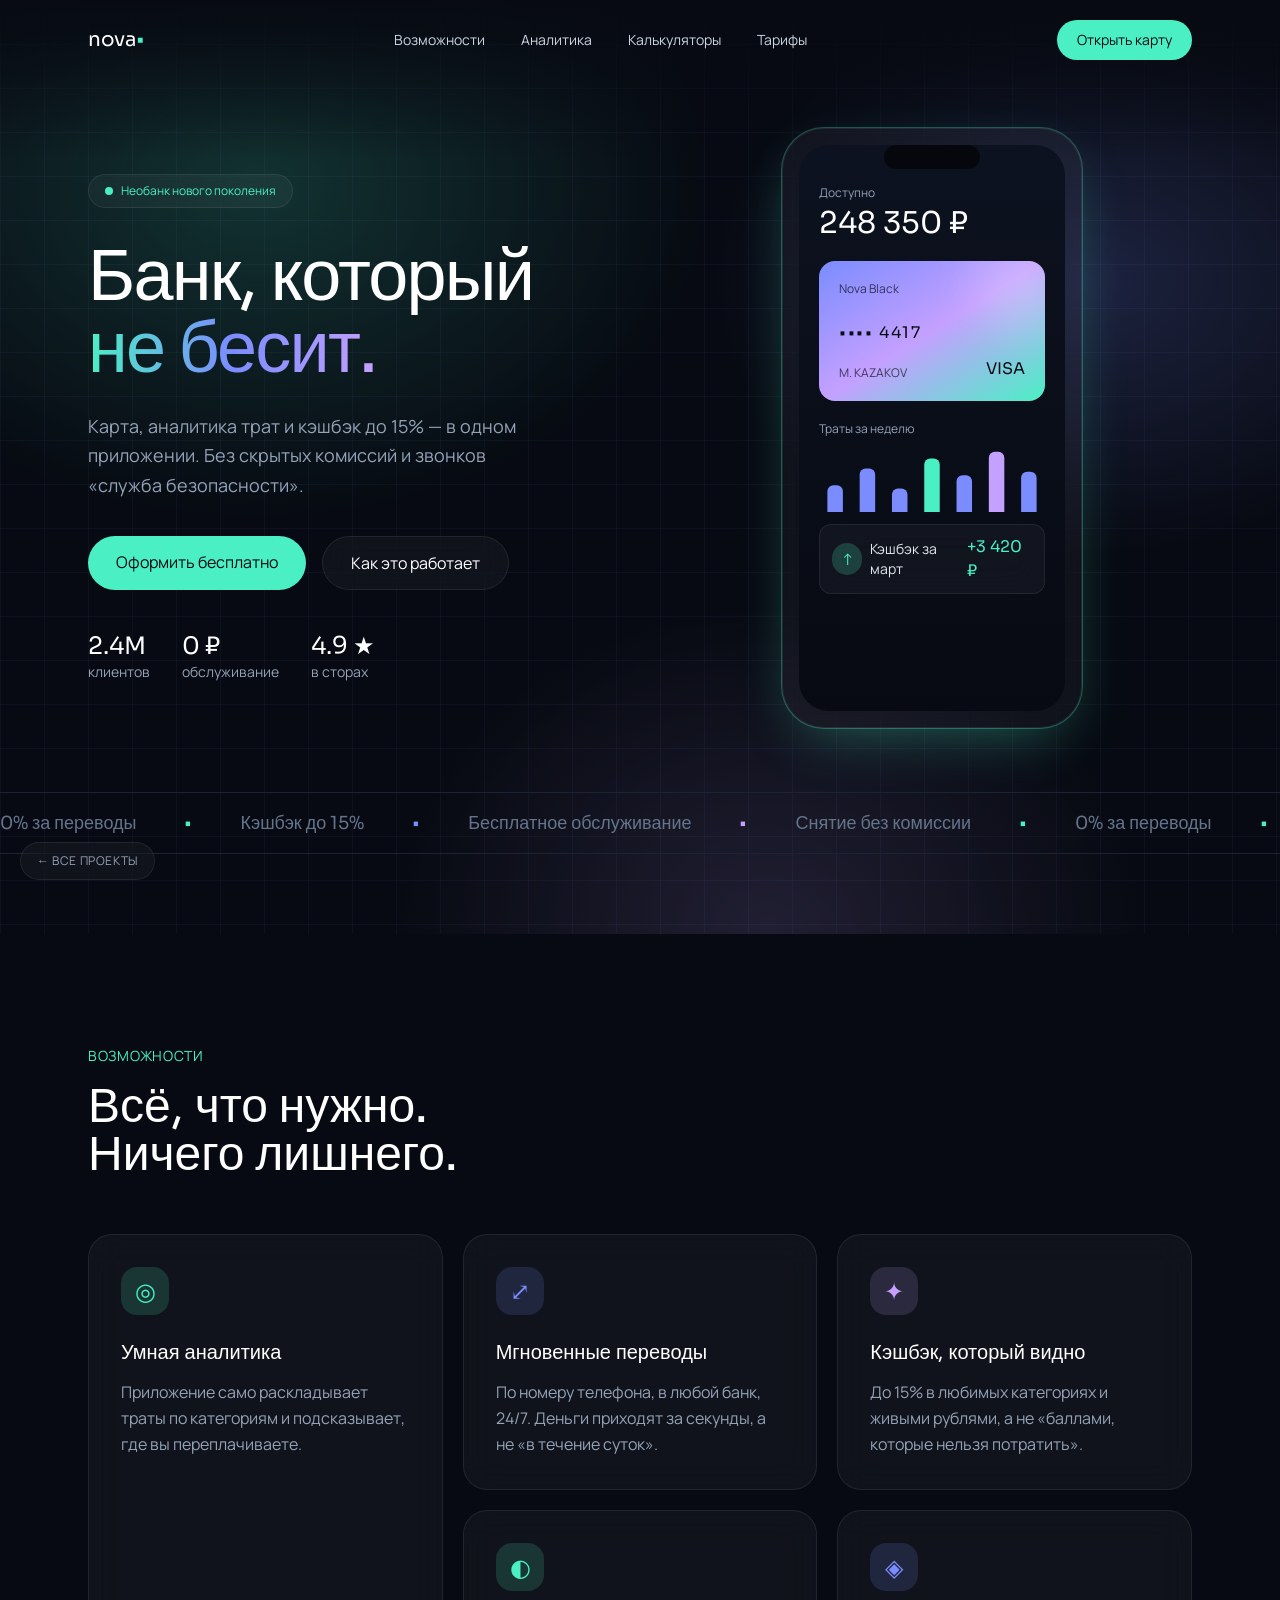
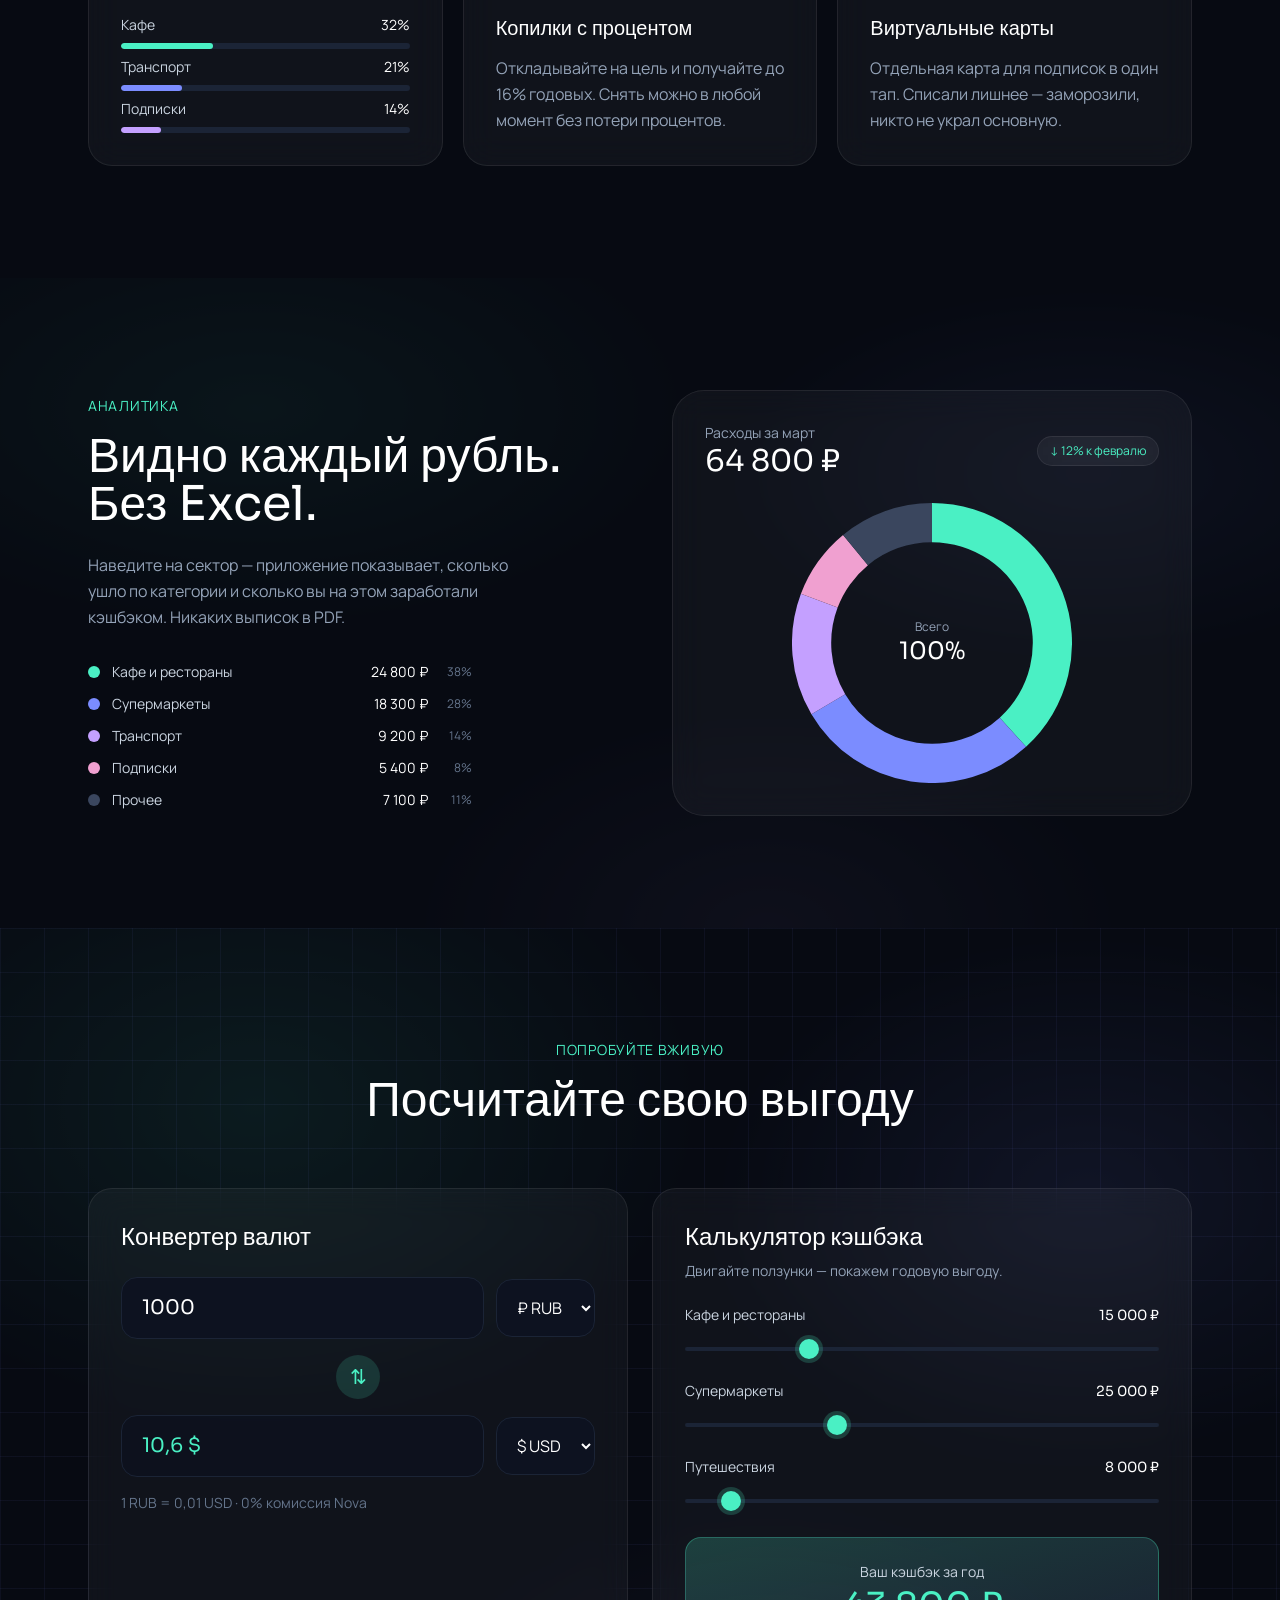
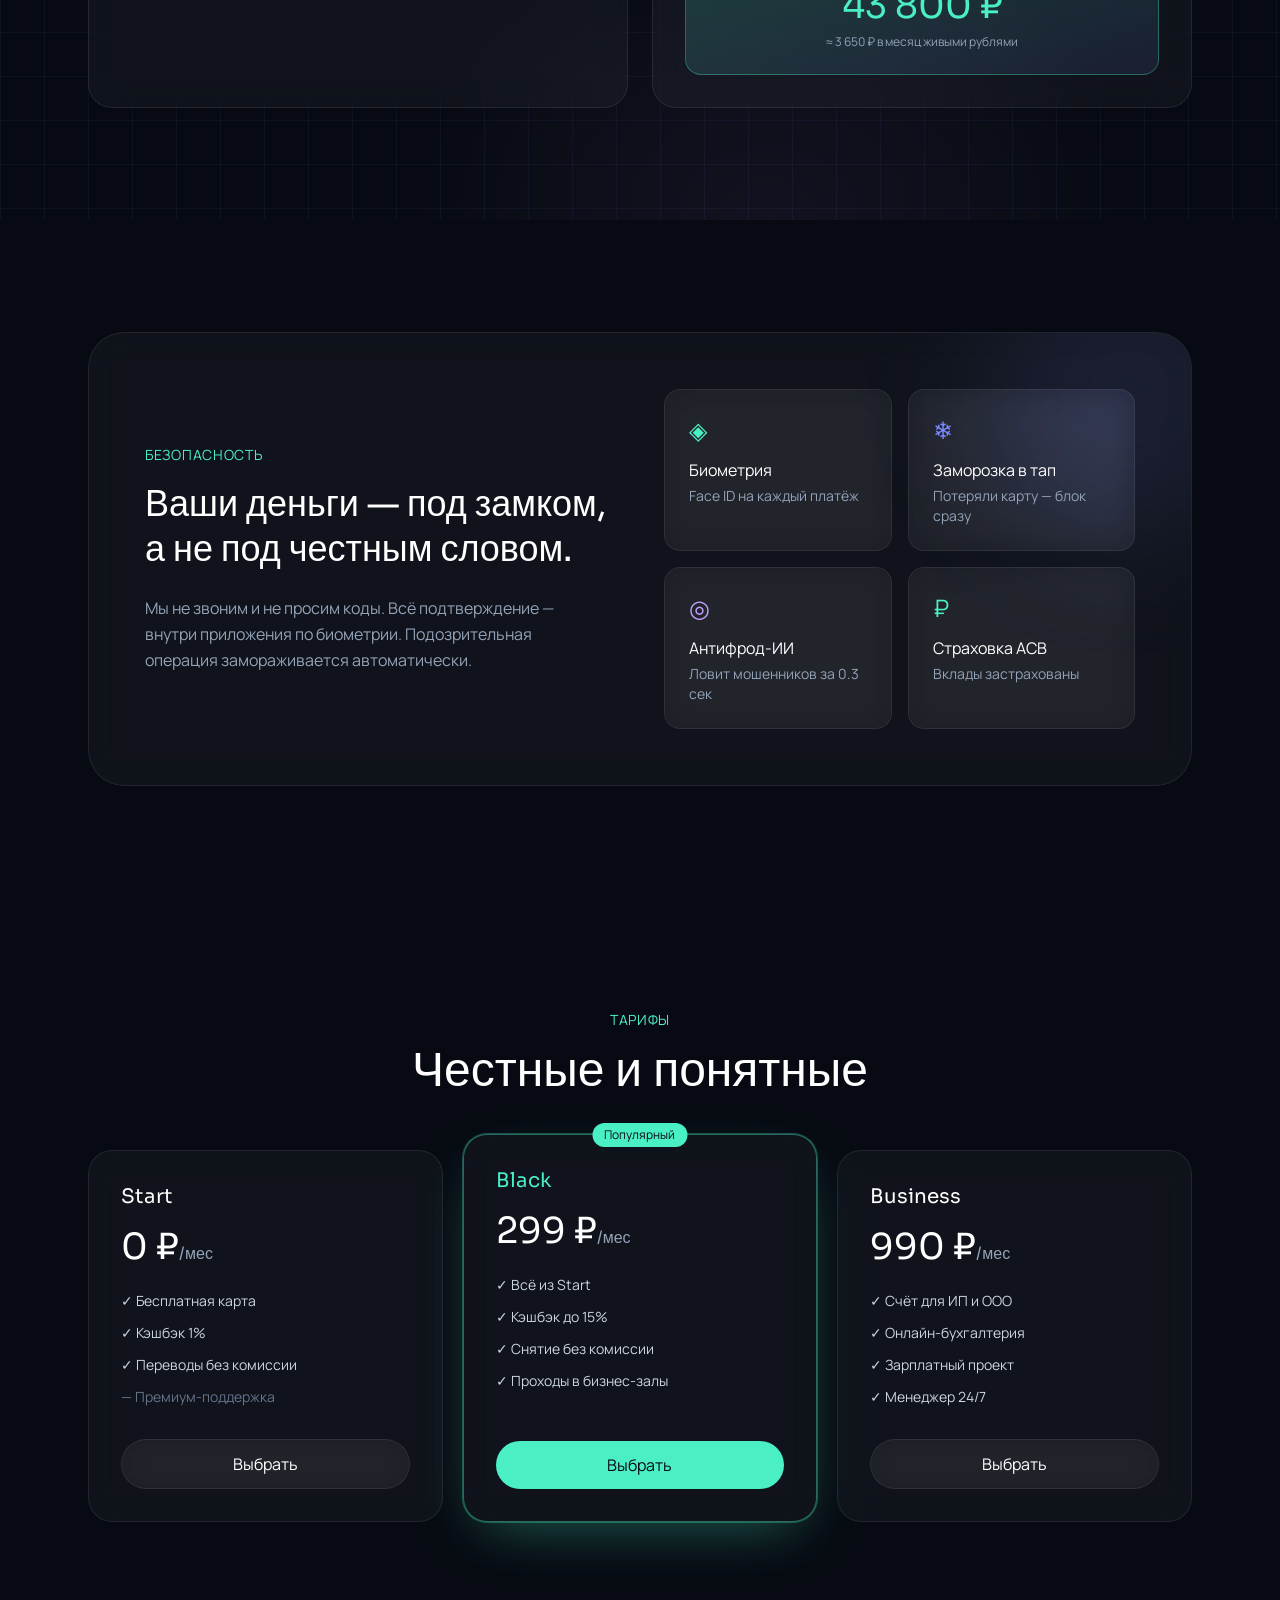
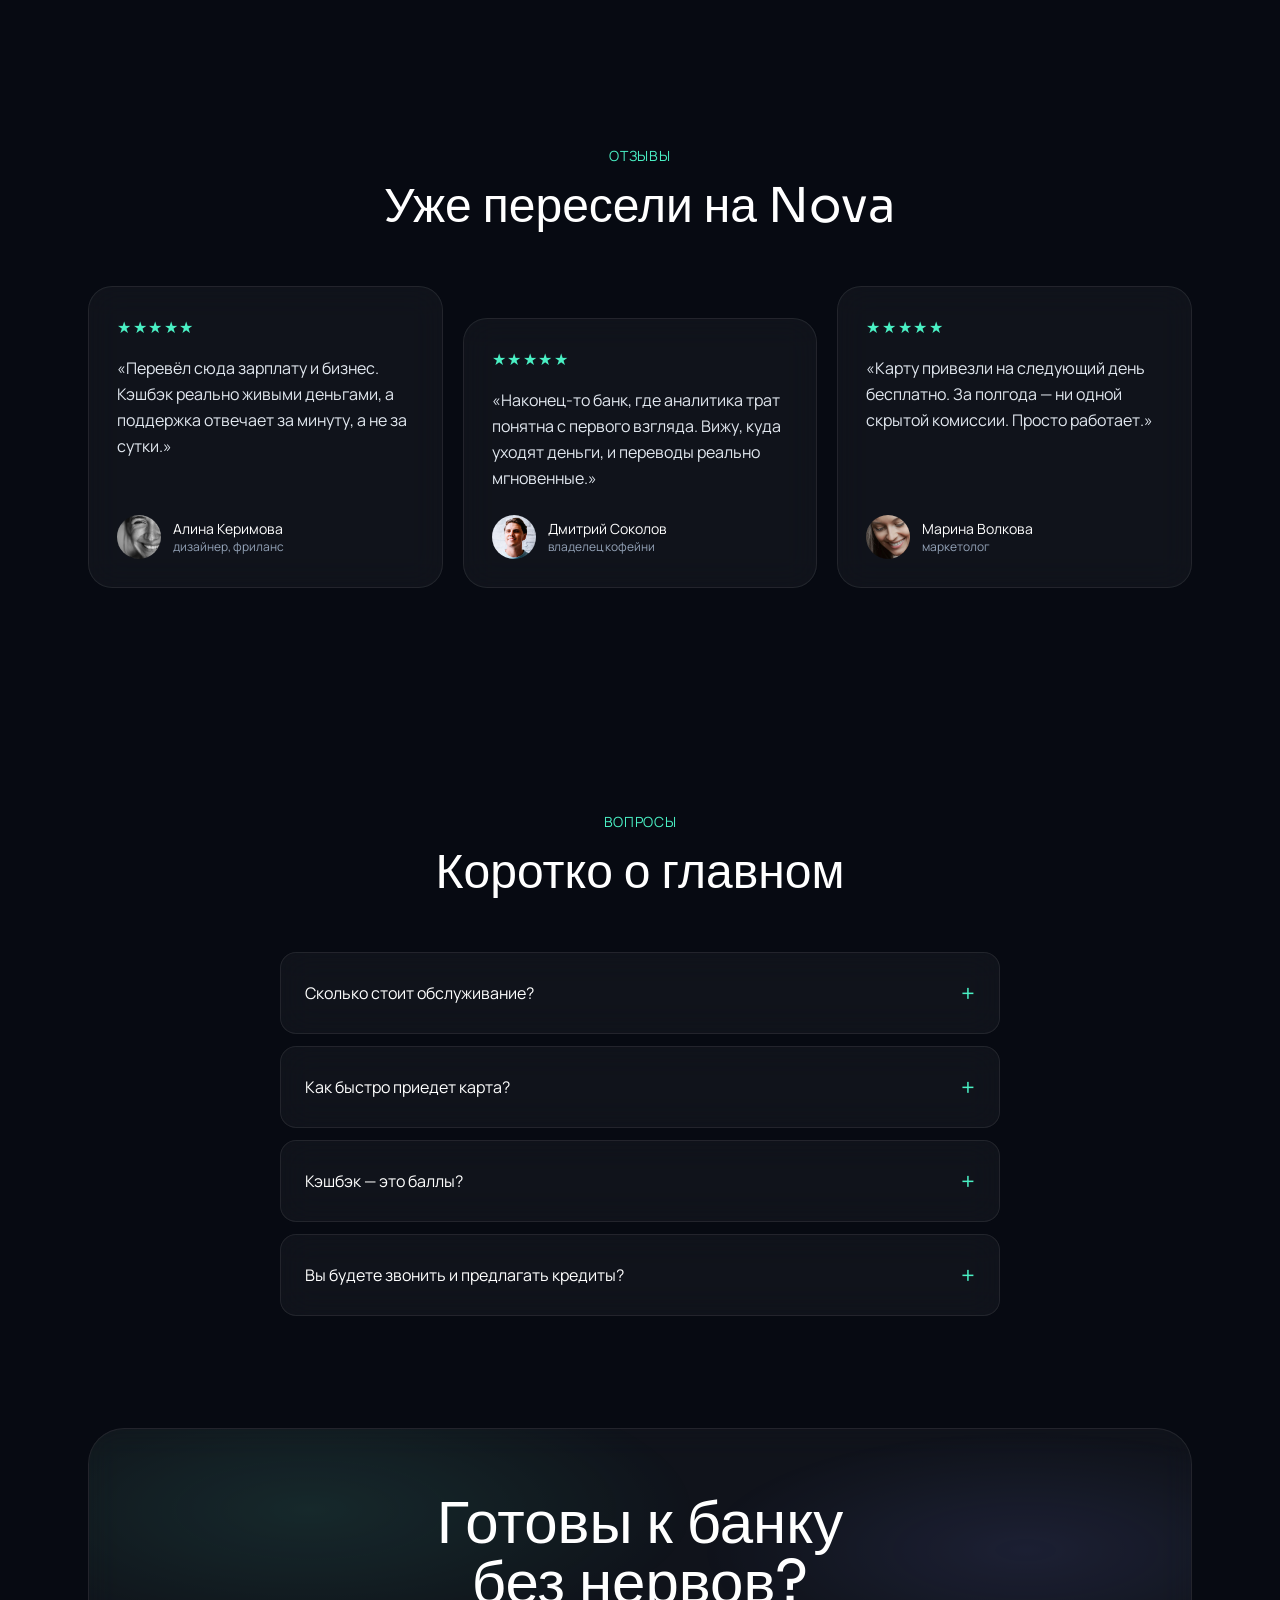
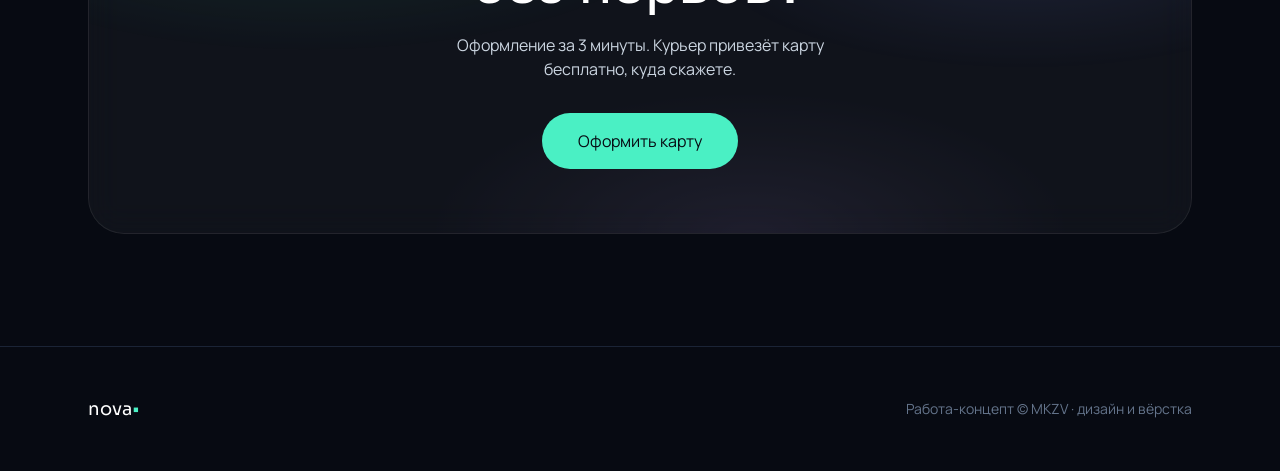
<file: nova/index.html>
<!DOCTYPE html>
<html lang="ru">
<head>
<meta charset="UTF-8" />
<meta name="viewport" content="width=device-width, initial-scale=1.0" />
<title>Nova — необанк, который не бесит</title>
<meta name="description" content="Nova — необанк нового поколения: бесплатная карта, умная аналитика трат, кэшбэк до 15% живыми рублями, мгновенные переводы. Без скрытых комиссий." />
<meta name="robots" content="noindex, follow" />
<link rel="stylesheet" href="assets/fonts/fonts.css" />
<script src="assets/js/tailwind.js"></script>
<script>
tailwind.config={theme:{extend:{
  fontFamily:{display:['Sora','sans-serif'],body:['Manrope','sans-serif']},
  colors:{ink:'#070a12',panel:'#0d1220',line:'#1b2436',mint:'#4af0c4',iris:'#7b8cff',lilac:'#c4a0ff'},
}}}
</script>
<style>
  html{scroll-behavior:smooth}
  body{background:#070a12;font-family:'Manrope',sans-serif}
  ::selection{background:#4af0c4;color:#070a12}
  .font-display{font-family:'Sora',sans-serif}
  .grid-bg{background-image:linear-gradient(rgba(123,140,255,.06) 1px,transparent 1px),linear-gradient(90deg,rgba(123,140,255,.06) 1px,transparent 1px);background-size:44px 44px}
  .glass{background:rgba(255,255,255,.04);backdrop-filter:blur(16px);border:1px solid rgba(255,255,255,.08)}
  .glow-mint{box-shadow:0 0 0 1px rgba(74,240,196,.3),0 20px 60px -20px rgba(74,240,196,.4)}
  .aurora{background:radial-gradient(60% 60% at 20% 20%,rgba(74,240,196,.25),transparent 60%),radial-gradient(50% 50% at 85% 30%,rgba(123,140,255,.28),transparent 60%),radial-gradient(50% 60% at 60% 100%,rgba(196,160,255,.2),transparent 60%)}
  .aurora-move{animation:aur 18s ease-in-out infinite alternate}
  @keyframes aur{to{transform:translate3d(3%,-2%,0) scale(1.08)}}
  .reveal{opacity:0;transform:translateY(30px);transition:.9s cubic-bezier(.2,.7,.2,1)}
  .reveal.in{opacity:1;transform:none}
  .marquee{animation:mq 24s linear infinite}
  @keyframes mq{to{transform:translateX(-50%)}}
  .phone-float{animation:float 6s ease-in-out infinite}
  @keyframes float{50%{transform:translateY(-16px)}}
  .grad-text{background:linear-gradient(90deg,#4af0c4,#7b8cff,#c4a0ff);-webkit-background-clip:text;background-clip:text;color:transparent}
  input[type=range]{-webkit-appearance:none;height:4px;border-radius:4px;background:#1b2436;outline:none}
  input[type=range]::-webkit-slider-thumb{-webkit-appearance:none;width:20px;height:20px;border-radius:50%;background:#4af0c4;cursor:pointer;box-shadow:0 0 0 4px rgba(74,240,196,.2)}
  .faq-item[open] .faq-icon{transform:rotate(45deg)}
  .faq-item summary::-webkit-details-marker{display:none}
  .bar{transform:scaleY(0);transform-origin:bottom;transition:transform 1s cubic-bezier(.2,.7,.2,1)}
  .bar.in{transform:scaleY(1)}
</style>
</head>
<body class="text-slate-200 antialiased overflow-x-hidden">

<a href="https://github.com/mkzvcode/mkzv-projects" target="_blank" rel="noopener" class="fixed left-5 bottom-5 z-50 text-xs tracking-wider uppercase text-slate-400 glass px-4 py-2.5 rounded-full hover:text-mint transition">← все проекты</a>

<!-- NAV -->
<nav id="nav" class="fixed top-0 inset-x-0 z-40 transition-all duration-300">
  <div class="max-w-6xl mx-auto px-6 flex items-center justify-between py-5">
    <div class="font-display font-800 text-xl tracking-tight text-white">nova<span class="text-mint">•</span></div>
    <div class="hidden md:flex items-center gap-9 text-sm text-slate-300">
      <a href="#features" class="hover:text-white transition">Возможности</a>
      <a href="#analytics" class="hover:text-white transition">Аналитика</a>
      <a href="#tools" class="hover:text-white transition">Калькуляторы</a>
      <a href="#pricing" class="hover:text-white transition">Тарифы</a>
    </div>
    <a href="#tools" class="text-sm font-600 bg-mint text-ink px-5 py-2.5 rounded-full hover:brightness-110 transition">Открыть карту</a>
  </div>
</nav>

<!-- HERO -->
<header class="relative min-h-screen grid-bg overflow-hidden pt-32 pb-20">
  <div class="absolute inset-0 aurora aurora-move opacity-70 pointer-events-none"></div>
  <div class="absolute inset-x-0 top-0 h-40 bg-gradient-to-b from-ink to-transparent"></div>
  <div class="relative max-w-6xl mx-auto px-6 grid lg:grid-cols-2 gap-16 items-center">
    <div>
      <div class="reveal inline-flex items-center gap-2 glass px-4 py-2 rounded-full text-xs text-mint mb-8">
        <span class="w-2 h-2 rounded-full bg-mint animate-pulse"></span> Необанк нового поколения
      </div>
      <h1 class="reveal font-display font-800 text-white leading-[0.98] tracking-tight text-5xl sm:text-6xl lg:text-7xl">
        Банк, который<br/><span class="grad-text">не бесит.</span>
      </h1>
      <p class="reveal mt-7 text-lg text-slate-400 max-w-md leading-relaxed">
        Карта, аналитика трат и кэшбэк до 15% — в одном приложении. Без скрытых комиссий и звонков «служба безопасности».
      </p>
      <div class="reveal mt-9 flex flex-wrap gap-4">
        <a href="#tools" class="font-600 bg-mint text-ink px-7 py-3.5 rounded-full hover:brightness-110 transition">Оформить бесплатно</a>
        <a href="#analytics" class="font-600 glass px-7 py-3.5 rounded-full text-white hover:bg-white/10 transition">Как это работает</a>
      </div>
      <div class="reveal mt-10 flex items-center gap-8 text-sm text-slate-400">
        <div><span class="font-display font-700 text-2xl text-white counter" data-to="2400000" data-suffix="" data-fmt="short">0</span><br/>клиентов</div>
        <div><span class="font-display font-700 text-2xl text-white">0 ₽</span><br/>обслуживание</div>
        <div><span class="font-display font-700 text-2xl text-white">4.9 ★</span><br/>в сторах</div>
      </div>
    </div>

    <!-- Phone mock -->
    <div class="reveal relative flex justify-center" id="phoneWrap" style="perspective:1200px">
      <div id="phone" class="phone-float relative w-[300px] h-[600px] rounded-[42px] glass glow-mint p-4" style="transform-style:preserve-3d;transition:transform .2s ease-out">
        <div class="absolute top-4 left-1/2 -translate-x-1/2 w-24 h-6 bg-black/60 rounded-full"></div>
        <div class="h-full rounded-[30px] bg-gradient-to-b from-panel to-ink overflow-hidden p-5 pt-10">
          <p class="text-xs text-slate-400">Доступно</p>
          <p class="font-display font-800 text-3xl text-white mt-1">248 350 ₽</p>
          <!-- card -->
          <div class="mt-5 rounded-2xl p-5 bg-gradient-to-br from-iris via-lilac to-mint relative overflow-hidden" style="transform:translateZ(40px)">
            <div class="absolute -right-6 -top-6 w-24 h-24 rounded-full bg-white/20 blur-xl"></div>
            <p class="text-ink/70 text-xs font-600">Nova Black</p>
            <p class="font-display text-ink font-700 tracking-widest mt-6">•••• 4417</p>
            <div class="flex justify-between items-end mt-3">
              <span class="text-ink/70 text-xs">М. КАZAКOV</span>
              <span class="font-display font-700 text-ink">VISA</span>
            </div>
          </div>
          <p class="text-xs text-slate-400 mt-5 mb-2">Траты за неделю</p>
          <canvas id="miniChart" height="90"></canvas>
          <div class="mt-3 flex items-center justify-between glass rounded-xl px-3 py-2.5">
            <div class="flex items-center gap-2"><span class="w-8 h-8 rounded-full bg-mint/20 grid place-items-center text-mint">↑</span><span class="text-sm">Кэшбэк за март</span></div>
            <span class="font-display font-700 text-mint">+3 420 ₽</span>
          </div>
        </div>
      </div>
    </div>
  </div>

  <!-- marquee -->
  <div class="relative mt-16 overflow-hidden border-y border-line py-4">
    <div class="marquee whitespace-nowrap flex gap-12 text-slate-500 font-display font-600 text-lg w-max">
      <span>0% за переводы</span><span class="text-mint">•</span><span>Кэшбэк до 15%</span><span class="text-iris">•</span><span>Бесплатное обслуживание</span><span class="text-lilac">•</span><span>Снятие без комиссии</span><span class="text-mint">•</span>
      <span>0% за переводы</span><span class="text-mint">•</span><span>Кэшбэк до 15%</span><span class="text-iris">•</span><span>Бесплатное обслуживание</span><span class="text-lilac">•</span><span>Снятие без комиссии</span><span class="text-mint">•</span>
    </div>
  </div>
</header>

<!-- FEATURES — bento -->
<section id="features" class="max-w-6xl mx-auto px-6 py-28">
  <div class="reveal max-w-xl">
    <p class="text-mint text-sm font-600 tracking-wider uppercase">Возможности</p>
    <h2 class="font-display font-800 text-white text-4xl sm:text-5xl mt-4 leading-tight">Всё, что нужно.<br/>Ничего лишнего.</h2>
  </div>
  <div class="grid md:grid-cols-3 gap-5 mt-14">
    <div class="reveal glass rounded-3xl p-8 hover:-translate-y-2 transition duration-500 md:row-span-2 flex flex-col">
      <div class="w-12 h-12 rounded-2xl bg-mint/15 grid place-items-center text-mint text-2xl mb-6">◎</div>
      <h3 class="font-display font-700 text-white text-xl mb-3">Умная аналитика</h3>
      <p class="text-slate-400 leading-relaxed">Приложение само раскладывает траты по категориям и подсказывает, где вы переплачиваете.</p>
      <div class="mt-auto pt-8 space-y-2">
        <div class="flex items-center justify-between text-sm"><span class="text-slate-300">Кафе</span><span class="text-white font-600">32%</span></div>
        <div class="h-1.5 rounded-full bg-line overflow-hidden"><div class="h-full bg-mint rounded-full" style="width:32%"></div></div>
        <div class="flex items-center justify-between text-sm"><span class="text-slate-300">Транспорт</span><span class="text-white font-600">21%</span></div>
        <div class="h-1.5 rounded-full bg-line overflow-hidden"><div class="h-full bg-iris rounded-full" style="width:21%"></div></div>
        <div class="flex items-center justify-between text-sm"><span class="text-slate-300">Подписки</span><span class="text-white font-600">14%</span></div>
        <div class="h-1.5 rounded-full bg-line overflow-hidden"><div class="h-full bg-lilac rounded-full" style="width:14%"></div></div>
      </div>
    </div>
    <div class="reveal glass rounded-3xl p-8 hover:-translate-y-2 transition duration-500">
      <div class="w-12 h-12 rounded-2xl bg-iris/15 grid place-items-center text-iris text-2xl mb-6">⤢</div>
      <h3 class="font-display font-700 text-white text-xl mb-3">Мгновенные переводы</h3>
      <p class="text-slate-400 leading-relaxed">По номеру телефона, в любой банк, 24/7. Деньги приходят за секунды, а не «в течение суток».</p>
    </div>
    <div class="reveal glass rounded-3xl p-8 hover:-translate-y-2 transition duration-500">
      <div class="w-12 h-12 rounded-2xl bg-lilac/15 grid place-items-center text-lilac text-2xl mb-6">✦</div>
      <h3 class="font-display font-700 text-white text-xl mb-3">Кэшбэк, который видно</h3>
      <p class="text-slate-400 leading-relaxed">До 15% в любимых категориях и живыми рублями, а не «баллами, которые нельзя потратить».</p>
    </div>
    <div class="reveal glass rounded-3xl p-8 hover:-translate-y-2 transition duration-500">
      <div class="w-12 h-12 rounded-2xl bg-mint/15 grid place-items-center text-mint text-2xl mb-6">◐</div>
      <h3 class="font-display font-700 text-white text-xl mb-3">Копилки с процентом</h3>
      <p class="text-slate-400 leading-relaxed">Откладывайте на цель и получайте до 16% годовых. Снять можно в любой момент без потери процентов.</p>
    </div>
    <div class="reveal glass rounded-3xl p-8 hover:-translate-y-2 transition duration-500">
      <div class="w-12 h-12 rounded-2xl bg-iris/15 grid place-items-center text-iris text-2xl mb-6">◈</div>
      <h3 class="font-display font-700 text-white text-xl mb-3">Виртуальные карты</h3>
      <p class="text-slate-400 leading-relaxed">Отдельная карта для подписок в один тап. Списали лишнее — заморозили, никто не украл основную.</p>
    </div>
  </div>
</section>

<!-- ANALYTICS showcase -->
<section id="analytics" class="relative py-28 overflow-hidden">
  <div class="absolute inset-0 aurora opacity-20 pointer-events-none"></div>
  <div class="relative max-w-6xl mx-auto px-6 grid lg:grid-cols-2 gap-16 items-center">
    <div class="reveal">
      <p class="text-mint text-sm font-600 tracking-wider uppercase">Аналитика</p>
      <h2 class="font-display font-800 text-white text-4xl sm:text-5xl mt-4 leading-tight">Видно каждый рубль.<br/>Без Excel.</h2>
      <p class="text-slate-400 mt-6 leading-relaxed max-w-md">Наведите на сектор — приложение показывает, сколько ушло по категории и сколько вы на этом заработали кэшбэком. Никаких выписок в PDF.</p>
      <div id="catList" class="mt-8 space-y-3 max-w-sm"></div>
    </div>
    <div class="reveal">
      <div class="glass rounded-[32px] p-8 relative">
        <div class="flex items-center justify-between mb-6">
          <div><p class="text-slate-400 text-sm">Расходы за март</p><p class="font-display font-800 text-3xl text-white" id="spendTotal">— ₽</p></div>
          <span class="text-xs glass px-3 py-1.5 rounded-full text-mint">↓ 12% к февралю</span>
        </div>
        <div class="relative w-full max-w-[280px] mx-auto">
          <canvas id="donut"></canvas>
          <div class="absolute inset-0 grid place-items-center pointer-events-none text-center">
            <div><p class="text-slate-400 text-xs" id="donutLabel">Всего</p><p class="font-display font-800 text-2xl text-white" id="donutValue">100%</p></div>
          </div>
        </div>
      </div>
    </div>
  </div>
</section>

<!-- TOOLS (functional) -->
<section id="tools" class="relative py-28 grid-bg">
  <div class="absolute inset-0 aurora opacity-30 pointer-events-none"></div>
  <div class="relative max-w-6xl mx-auto px-6">
    <div class="reveal text-center max-w-xl mx-auto mb-16">
      <p class="text-mint text-sm font-600 tracking-wider uppercase">Попробуйте вживую</p>
      <h2 class="font-display font-800 text-white text-4xl sm:text-5xl mt-4">Посчитайте свою выгоду</h2>
    </div>
    <div class="grid lg:grid-cols-2 gap-6">
      <!-- Converter -->
      <div class="reveal glass rounded-3xl p-8">
        <h3 class="font-display font-700 text-white text-2xl mb-6">Конвертер валют</h3>
        <div class="flex items-center gap-3">
          <input id="cvAmount" type="number" value="1000" class="flex-1 bg-panel border border-line rounded-2xl px-5 py-4 text-white text-xl font-display font-600 focus:border-mint outline-none">
          <select id="cvFrom" class="bg-panel border border-line rounded-2xl px-4 py-4 text-white focus:border-mint outline-none">
            <option value="RUB">₽ RUB</option><option value="USD">$ USD</option><option value="EUR">€ EUR</option><option value="CNY">¥ CNY</option>
          </select>
        </div>
        <div class="flex justify-center my-4"><button id="cvSwap" class="w-11 h-11 rounded-full bg-mint/15 text-mint grid place-items-center hover:rotate-180 transition duration-500 text-xl">⇅</button></div>
        <div class="flex items-center gap-3">
          <div id="cvResult" class="flex-1 bg-panel/60 border border-line rounded-2xl px-5 py-4 text-mint text-xl font-display font-700">—</div>
          <select id="cvTo" class="bg-panel border border-line rounded-2xl px-4 py-4 text-white focus:border-mint outline-none">
            <option value="USD">$ USD</option><option value="RUB">₽ RUB</option><option value="EUR">€ EUR</option><option value="CNY">¥ CNY</option>
          </select>
        </div>
        <p id="cvRate" class="text-slate-500 text-sm mt-4">Курс обновлён только что · 0% комиссия Nova</p>
      </div>

      <!-- Cashback calc -->
      <div class="reveal glass rounded-3xl p-8">
        <h3 class="font-display font-700 text-white text-2xl mb-2">Калькулятор кэшбэка</h3>
        <p class="text-slate-400 text-sm mb-6">Двигайте ползунки — покажем годовую выгоду.</p>
        <div class="space-y-6">
          <div>
            <div class="flex justify-between text-sm mb-2"><span class="text-slate-300">Кафе и рестораны</span><span id="cbFoodV" class="font-display font-600 text-white">15 000 ₽</span></div>
            <input id="cbFood" type="range" min="0" max="60000" value="15000" step="1000" class="w-full">
          </div>
          <div>
            <div class="flex justify-between text-sm mb-2"><span class="text-slate-300">Супермаркеты</span><span id="cbGroceryV" class="font-display font-600 text-white">25 000 ₽</span></div>
            <input id="cbGrocery" type="range" min="0" max="80000" value="25000" step="1000" class="w-full">
          </div>
          <div>
            <div class="flex justify-between text-sm mb-2"><span class="text-slate-300">Путешествия</span><span id="cbTravelV" class="font-display font-600 text-white">8 000 ₽</span></div>
            <input id="cbTravel" type="range" min="0" max="100000" value="8000" step="1000" class="w-full">
          </div>
        </div>
        <div class="mt-7 rounded-2xl bg-gradient-to-br from-mint/20 to-iris/10 border border-mint/30 p-6 text-center">
          <p class="text-slate-300 text-sm">Ваш кэшбэк за год</p>
          <p id="cbTotal" class="font-display font-800 text-4xl text-mint mt-1">0 ₽</p>
          <p class="text-slate-400 text-xs mt-2" id="cbMonth">≈ 0 ₽ в месяц живыми рублями</p>
        </div>
      </div>
    </div>
  </div>
</section>

<!-- SECURITY -->
<section class="max-w-6xl mx-auto px-6 py-28">
  <div class="glass rounded-[36px] p-10 sm:p-14 grid md:grid-cols-2 gap-12 items-center relative overflow-hidden">
    <div class="absolute -right-20 -top-20 w-72 h-72 rounded-full bg-iris/10 blur-3xl"></div>
    <div class="reveal relative">
      <p class="text-mint text-sm font-600 tracking-wider uppercase">Безопасность</p>
      <h2 class="font-display font-800 text-white text-4xl mt-4 leading-tight">Ваши деньги — под замком, а не под честным словом.</h2>
      <p class="text-slate-400 mt-6 leading-relaxed max-w-md">Мы не звоним и не просим коды. Всё подтверждение — внутри приложения по биометрии. Подозрительная операция замораживается автоматически.</p>
    </div>
    <div class="reveal grid grid-cols-2 gap-4 relative">
      <div class="glass rounded-2xl p-6"><div class="text-mint text-2xl mb-3">◈</div><p class="text-white font-600">Биометрия</p><p class="text-slate-400 text-sm mt-1">Face ID на каждый платёж</p></div>
      <div class="glass rounded-2xl p-6"><div class="text-iris text-2xl mb-3">❄</div><p class="text-white font-600">Заморозка в тап</p><p class="text-slate-400 text-sm mt-1">Потеряли карту — блок сразу</p></div>
      <div class="glass rounded-2xl p-6"><div class="text-lilac text-2xl mb-3">◎</div><p class="text-white font-600">Антифрод-ИИ</p><p class="text-slate-400 text-sm mt-1">Ловит мошенников за 0.3 сек</p></div>
      <div class="glass rounded-2xl p-6"><div class="text-mint text-2xl mb-3">₽</div><p class="text-white font-600">Страховка АСВ</p><p class="text-slate-400 text-sm mt-1">Вклады застрахованы</p></div>
    </div>
  </div>
</section>

<!-- PRICING -->
<section id="pricing" class="max-w-6xl mx-auto px-6 py-28">
  <div class="reveal text-center max-w-xl mx-auto mb-14">
    <p class="text-mint text-sm font-600 tracking-wider uppercase">Тарифы</p>
    <h2 class="font-display font-800 text-white text-4xl sm:text-5xl mt-4">Честные и понятные</h2>
  </div>
  <div class="grid md:grid-cols-3 gap-5 items-stretch">
    <div class="reveal glass rounded-3xl p-8 flex flex-col">
      <p class="font-display font-700 text-white text-xl">Start</p>
      <p class="font-display font-800 text-4xl text-white mt-4">0 ₽<span class="text-base text-slate-400 font-500">/мес</span></p>
      <ul class="mt-6 space-y-3 text-slate-300 text-sm flex-1">
        <li>✓ Бесплатная карта</li><li>✓ Кэшбэк 1%</li><li>✓ Переводы без комиссии</li><li class="text-slate-500">— Премиум-поддержка</li>
      </ul>
      <a href="#" class="mt-8 text-center glass rounded-full py-3 font-600 text-white hover:bg-white/10 transition">Выбрать</a>
    </div>
    <div class="reveal glass rounded-3xl p-8 flex flex-col relative glow-mint border-mint/40 md:-mt-4">
      <span class="absolute -top-3 left-1/2 -translate-x-1/2 bg-mint text-ink text-xs font-700 px-3 py-1 rounded-full">Популярный</span>
      <p class="font-display font-700 text-mint text-xl">Black</p>
      <p class="font-display font-800 text-4xl text-white mt-4">299 ₽<span class="text-base text-slate-400 font-500">/мес</span></p>
      <ul class="mt-6 space-y-3 text-slate-300 text-sm flex-1">
        <li>✓ Всё из Start</li><li>✓ Кэшбэк до 15%</li><li>✓ Снятие без комиссии</li><li>✓ Проходы в бизнес-залы</li>
      </ul>
      <a href="#" class="mt-8 text-center bg-mint text-ink rounded-full py-3 font-700 hover:brightness-110 transition">Выбрать</a>
    </div>
    <div class="reveal glass rounded-3xl p-8 flex flex-col">
      <p class="font-display font-700 text-white text-xl">Business</p>
      <p class="font-display font-800 text-4xl text-white mt-4">990 ₽<span class="text-base text-slate-400 font-500">/мес</span></p>
      <ul class="mt-6 space-y-3 text-slate-300 text-sm flex-1">
        <li>✓ Счёт для ИП и ООО</li><li>✓ Онлайн-бухгалтерия</li><li>✓ Зарплатный проект</li><li>✓ Менеджер 24/7</li>
      </ul>
      <a href="#" class="mt-8 text-center glass rounded-full py-3 font-600 text-white hover:bg-white/10 transition">Выбрать</a>
    </div>
  </div>
</section>

<!-- TESTIMONIALS -->
<section class="max-w-6xl mx-auto px-6 py-28">
  <div class="reveal text-center max-w-xl mx-auto mb-14">
    <p class="text-mint text-sm font-600 tracking-wider uppercase">Отзывы</p>
    <h2 class="font-display font-800 text-white text-4xl sm:text-5xl mt-4">Уже пересели на Nova</h2>
  </div>
  <div class="grid md:grid-cols-3 gap-5">
    <figure class="reveal glass rounded-3xl p-7 flex flex-col">
      <div class="text-mint mb-4 tracking-widest">★★★★★</div>
      <blockquote class="text-slate-200 leading-relaxed flex-1">«Перевёл сюда зарплату и бизнес. Кэшбэк реально живыми деньгами, а поддержка отвечает за минуту, а не за сутки.»</blockquote>
      <figcaption class="mt-6 flex items-center gap-3">
        <img src="assets/img/a1.jpg" class="w-11 h-11 rounded-full object-cover" alt="Аватар"/>
        <div><p class="text-white font-600 text-sm">Алина Керимова</p><p class="text-slate-400 text-xs">дизайнер, фриланс</p></div>
      </figcaption>
    </figure>
    <figure class="reveal glass rounded-3xl p-7 flex flex-col md:mt-8">
      <div class="text-mint mb-4 tracking-widest">★★★★★</div>
      <blockquote class="text-slate-200 leading-relaxed flex-1">«Наконец-то банк, где аналитика трат понятна с первого взгляда. Вижу, куда уходят деньги, и переводы реально мгновенные.»</blockquote>
      <figcaption class="mt-6 flex items-center gap-3">
        <img src="assets/img/a2.jpg" class="w-11 h-11 rounded-full object-cover" alt="Аватар"/>
        <div><p class="text-white font-600 text-sm">Дмитрий Соколов</p><p class="text-slate-400 text-xs">владелец кофейни</p></div>
      </figcaption>
    </figure>
    <figure class="reveal glass rounded-3xl p-7 flex flex-col">
      <div class="text-mint mb-4 tracking-widest">★★★★★</div>
      <blockquote class="text-slate-200 leading-relaxed flex-1">«Карту привезли на следующий день бесплатно. За полгода — ни одной скрытой комиссии. Просто работает.»</blockquote>
      <figcaption class="mt-6 flex items-center gap-3">
        <img src="assets/img/a3.jpg" class="w-11 h-11 rounded-full object-cover" alt="Аватар"/>
        <div><p class="text-white font-600 text-sm">Марина Волкова</p><p class="text-slate-400 text-xs">маркетолог</p></div>
      </figcaption>
    </figure>
  </div>
</section>

<!-- FAQ -->
<section class="max-w-3xl mx-auto px-6 py-28">
  <div class="reveal text-center mb-14">
    <p class="text-mint text-sm font-600 tracking-wider uppercase">Вопросы</p>
    <h2 class="font-display font-800 text-white text-4xl sm:text-5xl mt-4">Коротко о главном</h2>
  </div>
  <div class="space-y-3">
    <details class="faq-item reveal glass rounded-2xl px-6 py-1 group">
      <summary class="flex items-center justify-between cursor-pointer py-5 list-none text-white font-600">Сколько стоит обслуживание? <span class="faq-icon text-mint text-2xl transition-transform">+</span></summary>
      <p class="text-slate-400 pb-5 leading-relaxed">Тариф Start — бесплатно навсегда. Никаких «первый год в подарок», а потом списания. Платные тарифы можно отключить в любой момент.</p>
    </details>
    <details class="faq-item reveal glass rounded-2xl px-6 py-1">
      <summary class="flex items-center justify-between cursor-pointer py-5 list-none text-white font-600">Как быстро приедет карта? <span class="faq-icon text-mint text-2xl transition-transform">+</span></summary>
      <p class="text-slate-400 pb-5 leading-relaxed">Курьер привозит карту на следующий день в крупных городах, бесплатно. А виртуальной картой можно платить уже через 3 минуты после регистрации.</p>
    </details>
    <details class="faq-item reveal glass rounded-2xl px-6 py-1">
      <summary class="flex items-center justify-between cursor-pointer py-5 list-none text-white font-600">Кэшбэк — это баллы? <span class="faq-icon text-mint text-2xl transition-transform">+</span></summary>
      <p class="text-slate-400 pb-5 leading-relaxed">Нет. Это живые рубли, которые падают на счёт и которыми можно платить где угодно. Никаких «баллов Спасибо, которые нельзя потратить».</p>
    </details>
    <details class="faq-item reveal glass rounded-2xl px-6 py-1">
      <summary class="flex items-center justify-between cursor-pointer py-5 list-none text-white font-600">Вы будете звонить и предлагать кредиты? <span class="faq-icon text-mint text-2xl transition-transform">+</span></summary>
      <p class="text-slate-400 pb-5 leading-relaxed">Никогда. Мы не продаём ваши данные и не устраиваем спам-обзвон. Всё общение — по вашей инициативе в чате приложения.</p>
    </details>
  </div>
</section>

<!-- CTA -->
<section class="max-w-6xl mx-auto px-6 pb-28">
  <div class="reveal relative overflow-hidden rounded-[36px] glass p-12 sm:p-16 text-center">
    <div class="absolute inset-0 aurora aurora-move opacity-40"></div>
    <div class="relative">
      <h2 class="font-display font-800 text-white text-4xl sm:text-6xl leading-tight">Готовы к банку<br/>без нервов?</h2>
      <p class="text-slate-300 mt-5 max-w-md mx-auto">Оформление за 3 минуты. Курьер привезёт карту бесплатно, куда скажете.</p>
      <a href="#tools" class="inline-block mt-8 bg-mint text-ink font-700 px-9 py-4 rounded-full hover:brightness-110 transition">Оформить карту</a>
    </div>
  </div>
</section>

<footer class="border-t border-line py-12">
  <div class="max-w-6xl mx-auto px-6 flex flex-col sm:flex-row items-center justify-between gap-4 text-slate-500 text-sm">
    <div class="font-display font-800 text-white text-lg">nova<span class="text-mint">•</span></div>
    <p>Работа-концепт © MKZV · дизайн и вёрстка</p>
  </div>
</footer>

<script src="assets/js/chart.umd.min.js"></script>
<script>
  // nav scrolled
  const nav=document.getElementById('nav');
  addEventListener('scroll',()=>{nav.style.background=scrollY>30?'rgba(7,10,18,.75)':'transparent';
    nav.style.backdropFilter=scrollY>30?'blur(14px)':'none';
    nav.style.borderBottom=scrollY>30?'1px solid rgba(27,36,54,.8)':'none';},{passive:true});

  // reveals
  const io=new IntersectionObserver(es=>es.forEach(e=>{if(e.isIntersecting){e.target.classList.add('in');io.unobserve(e.target)}}),{threshold:.15});
  document.querySelectorAll('.reveal').forEach((el,i)=>{el.style.transitionDelay=(i%3*80)+'ms';io.observe(el)});

  // counters
  const fmt=n=>n.toLocaleString('ru-RU',{maximumFractionDigits:2});
  const shortFmt=n=>n>=1e6?(n/1e6).toFixed(1).replace('.0','')+'M':n>=1e3?Math.round(n/1e3)+'K':n;
  const cio=new IntersectionObserver(es=>es.forEach(e=>{if(e.isIntersecting){
    const el=e.target,to=+el.dataset.to,short=el.dataset.fmt==='short';const o={v:0};
    const start=performance.now();
    (function tick(t){const p=Math.min((t-start)/1600,1);const e2=1-Math.pow(1-p,3);
      el.textContent=short?shortFmt(Math.round(to*e2)):fmt(Math.round(to*e2));
      if(p<1)requestAnimationFrame(tick)})(start);
    cio.unobserve(el);
  }}),{threshold:.6});
  document.querySelectorAll('.counter').forEach(el=>cio.observe(el));

  // phone 3D tilt
  const phone=document.getElementById('phone'),pw=document.getElementById('phoneWrap');
  pw.addEventListener('mousemove',e=>{const r=pw.getBoundingClientRect();
    const x=(e.clientX-r.left)/r.width-.5,y=(e.clientY-r.top)/r.height-.5;
    phone.style.transform=`rotateY(${x*14}deg) rotateX(${-y*14}deg)`;});
  pw.addEventListener('mouseleave',()=>phone.style.transform='rotateY(0) rotateX(0)');

  // mini chart in phone
  new Chart(document.getElementById('miniChart'),{
    type:'bar',
    data:{labels:['','','','','','',''],datasets:[{data:[40,65,35,80,55,90,60],
      backgroundColor:['#7b8cff','#7b8cff','#7b8cff','#4af0c4','#7b8cff','#c4a0ff','#7b8cff'],borderRadius:6,barPercentage:.6}]},
    options:{plugins:{legend:{display:false},tooltip:{enabled:false}},
      scales:{x:{display:false},y:{display:false}},animation:{duration:1200}}
  });

  // ANALYTICS donut
  const cats=[
    {name:'Кафе и рестораны',val:24800,color:'#4af0c4'},
    {name:'Супермаркеты',val:18300,color:'#7b8cff'},
    {name:'Транспорт',val:9200,color:'#c4a0ff'},
    {name:'Подписки',val:5400,color:'#f0a0d0'},
    {name:'Прочее',val:7100,color:'#3a465e'},
  ];
  const spendTotal=cats.reduce((s,c)=>s+c.val,0);
  document.getElementById('spendTotal').textContent=fmt(spendTotal)+' ₽';
  const donut=new Chart(document.getElementById('donut'),{
    type:'doughnut',
    data:{labels:cats.map(c=>c.name),datasets:[{data:cats.map(c=>c.val),backgroundColor:cats.map(c=>c.color),borderWidth:0,cutout:'72%'}]},
    options:{plugins:{legend:{display:false},tooltip:{enabled:false}},
      animation:{animateRotate:true,duration:1400},
      onHover:(e,els)=>{const l=document.getElementById('donutLabel'),v=document.getElementById('donutValue');
        if(els.length){const i=els[0].index;l.textContent=cats[i].name;v.textContent=Math.round(cats[i].val/spendTotal*100)+'%';}
        else{l.textContent='Всего';v.textContent='100%';}}}
  });
  // category list
  const catList=document.getElementById('catList');
  cats.forEach(c=>{
    const pct=Math.round(c.val/spendTotal*100);
    catList.insertAdjacentHTML('beforeend',
      `<div class="flex items-center gap-3"><span class="w-3 h-3 rounded-full" style="background:${c.color}"></span>
       <span class="text-slate-300 text-sm flex-1">${c.name}</span>
       <span class="text-white font-600 text-sm">${fmt(c.val)} ₽</span>
       <span class="text-slate-500 text-xs w-8 text-right">${pct}%</span></div>`);
  });

  // CONVERTER — rates relative to RUB
  const rates={RUB:1,USD:0.0106,EUR:0.0098,CNY:0.076};
  const sym={RUB:'₽',USD:'$',EUR:'€',CNY:'¥'};
  const A=document.getElementById('cvAmount'),F=document.getElementById('cvFrom'),T=document.getElementById('cvTo');
  const R=document.getElementById('cvResult'),rate=document.getElementById('cvRate');
  function convert(){
    const amt=parseFloat(A.value)||0;
    const inRub=amt/rates[F.value];
    const out=inRub*rates[T.value];
    R.textContent=fmt(out)+' '+sym[T.value];
    const one=(1/rates[F.value])*rates[T.value];
    rate.textContent=`1 ${F.value} = ${fmt(one)} ${T.value} · 0% комиссия Nova`;
  }
  [A,F,T].forEach(el=>el.addEventListener('input',convert));
  document.getElementById('cvSwap').addEventListener('click',()=>{[F.value,T.value]=[T.value,F.value];convert()});
  convert();

  // CASHBACK — food 8%, grocery 5%, travel 15%
  const cb={food:{el:'cbFood',v:'cbFoodV',rate:.08},grocery:{el:'cbGrocery',v:'cbGroceryV',rate:.05},travel:{el:'cbTravel',v:'cbTravelV',rate:.15}};
  const total=document.getElementById('cbTotal'),month=document.getElementById('cbMonth');
  function calcCb(){
    let year=0;
    for(const k in cb){
      const val=+document.getElementById(cb[k].el).value;
      document.getElementById(cb[k].v).textContent=fmt(val)+' ₽';
      year+=val*12*cb[k].rate;
    }
    total.textContent=fmt(Math.round(year))+' ₽';
    month.textContent=`≈ ${fmt(Math.round(year/12))} ₽ в месяц живыми рублями`;
  }
  Object.values(cb).forEach(c=>document.getElementById(c.el).addEventListener('input',calcCb));
  calcCb();
</script>
</body>
</html>
</file>
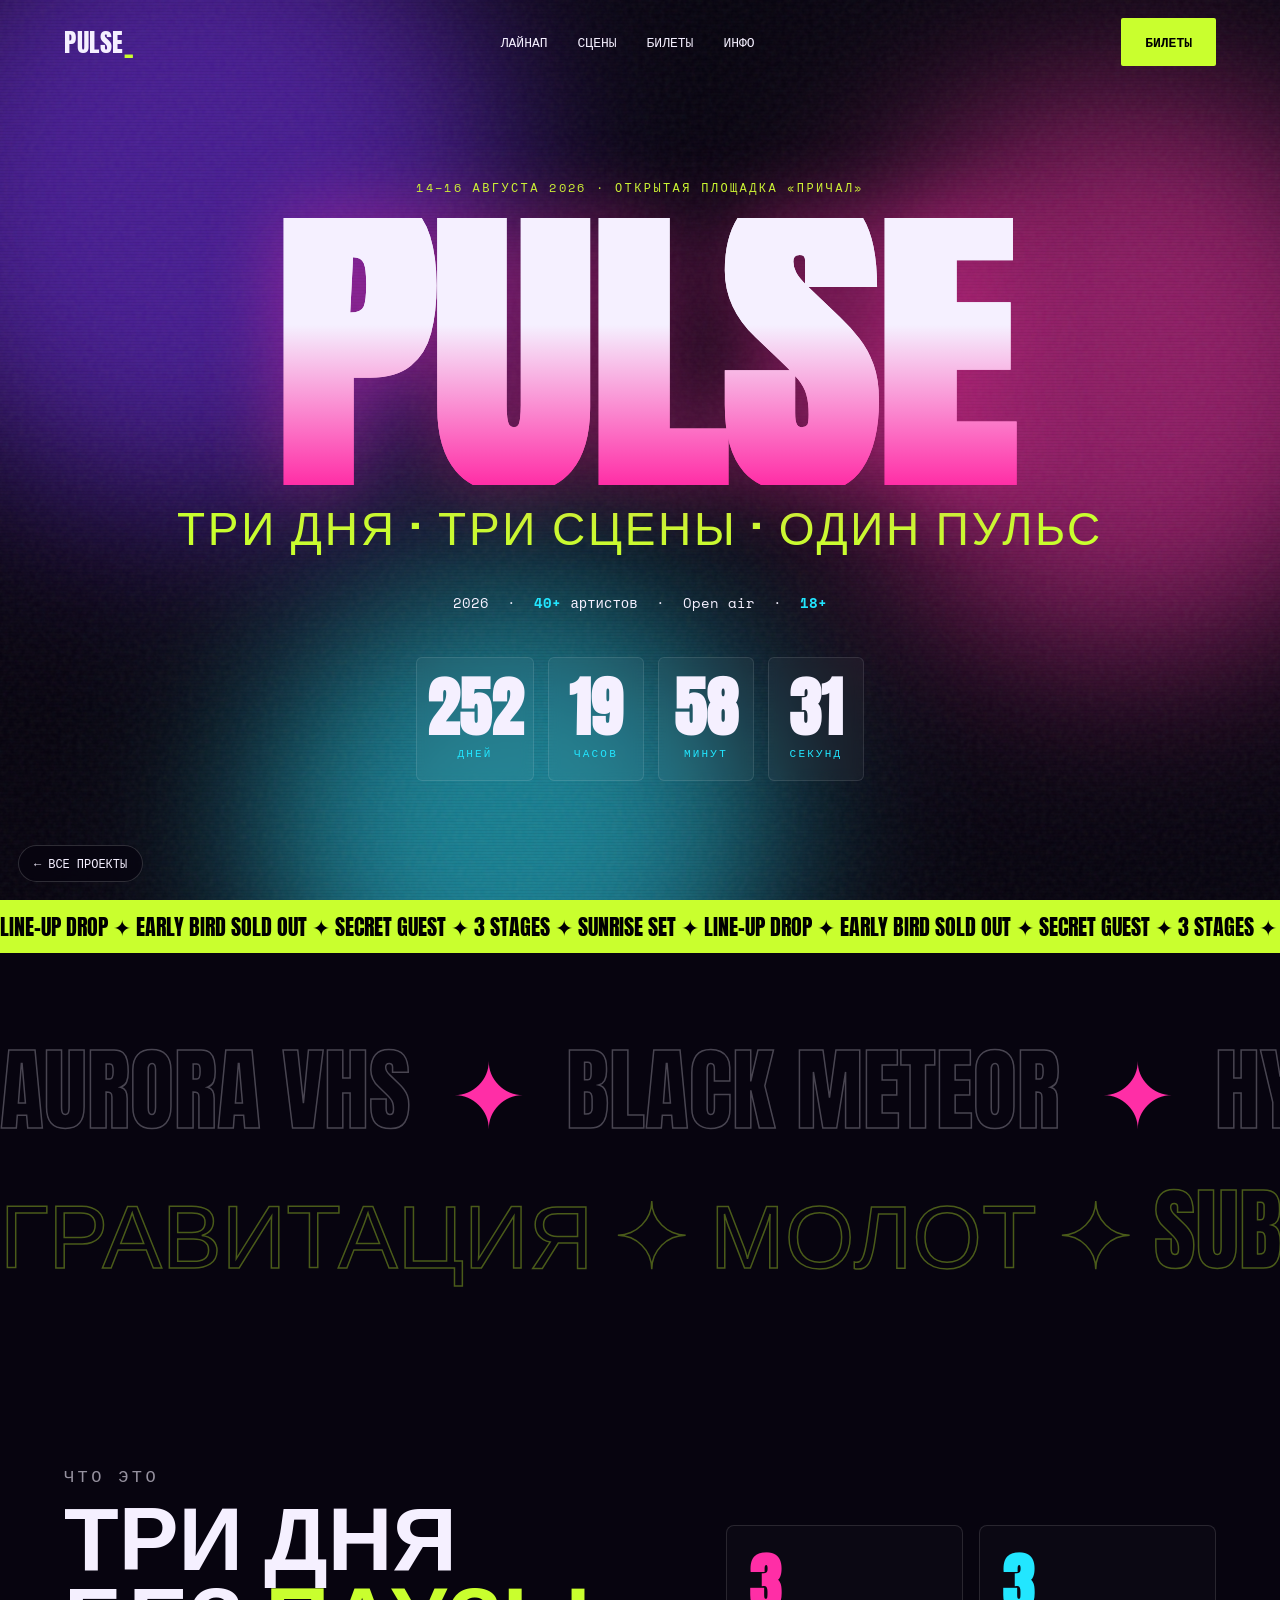
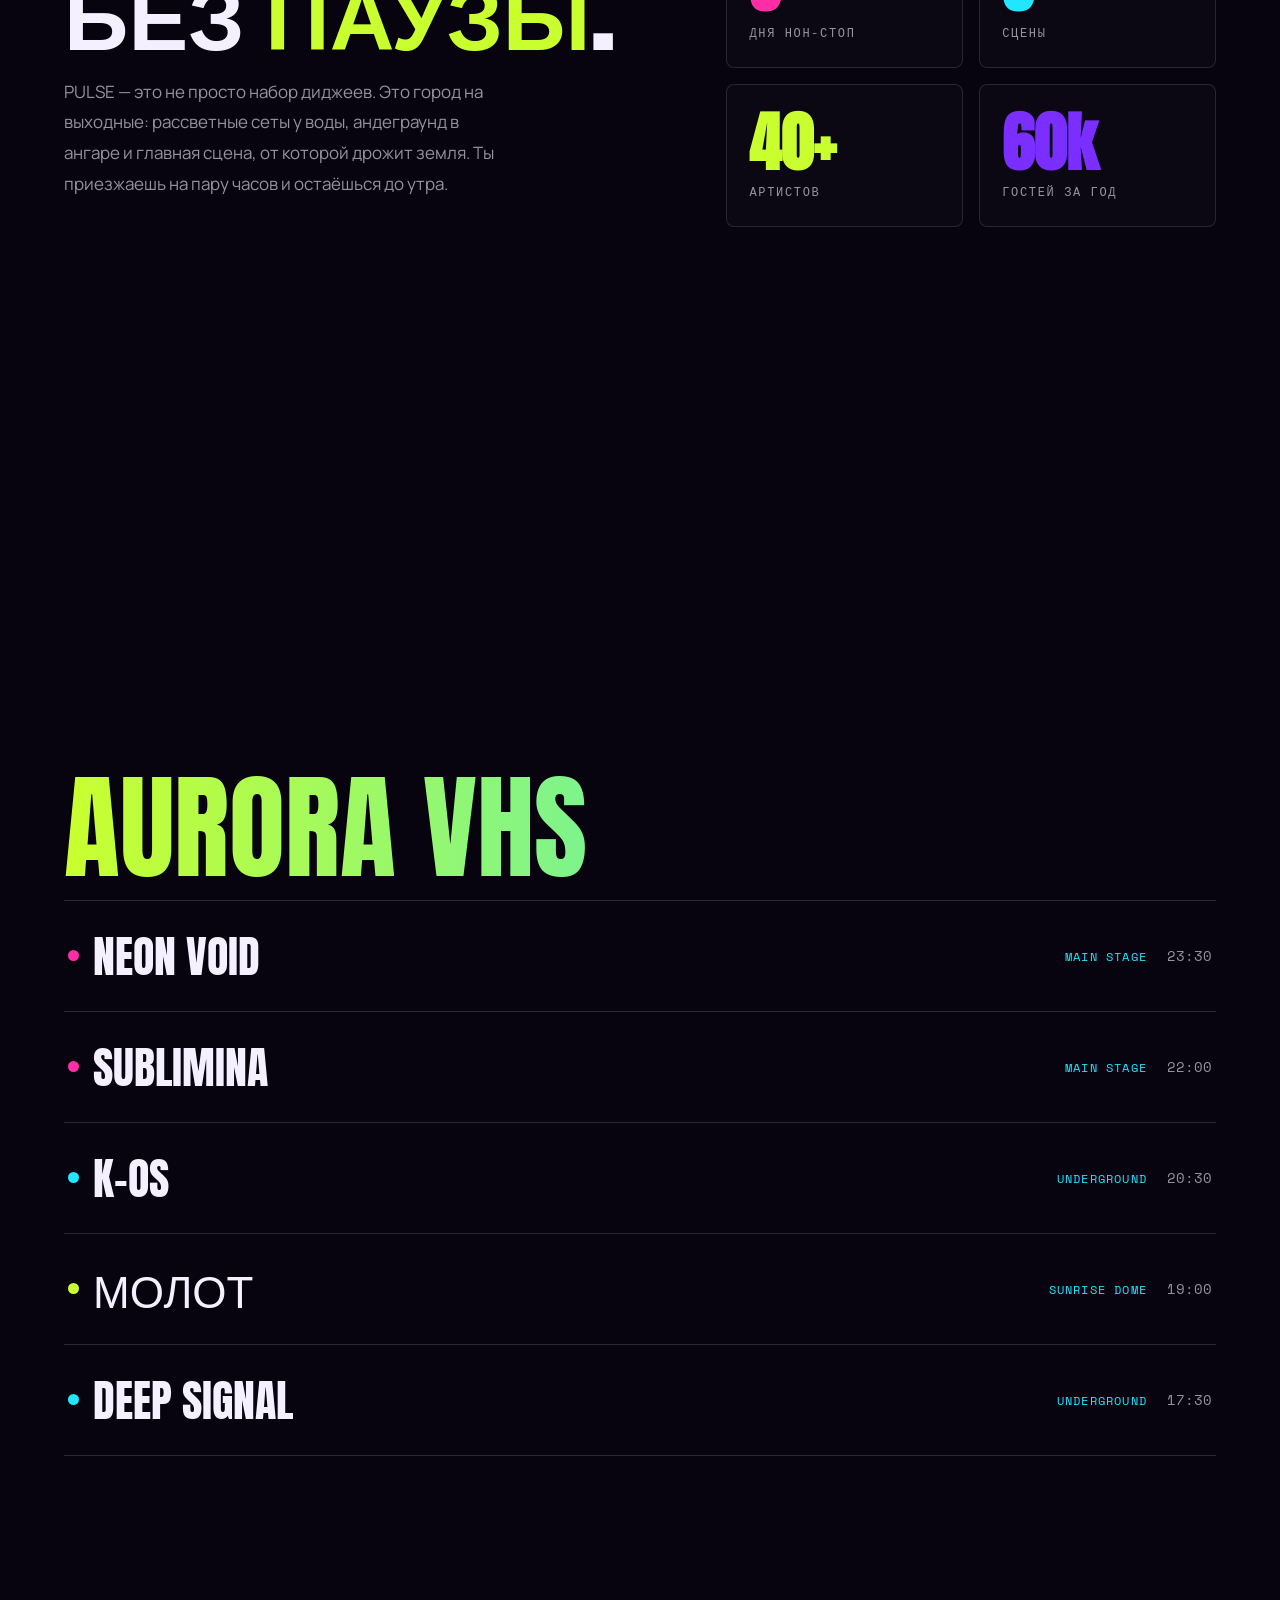
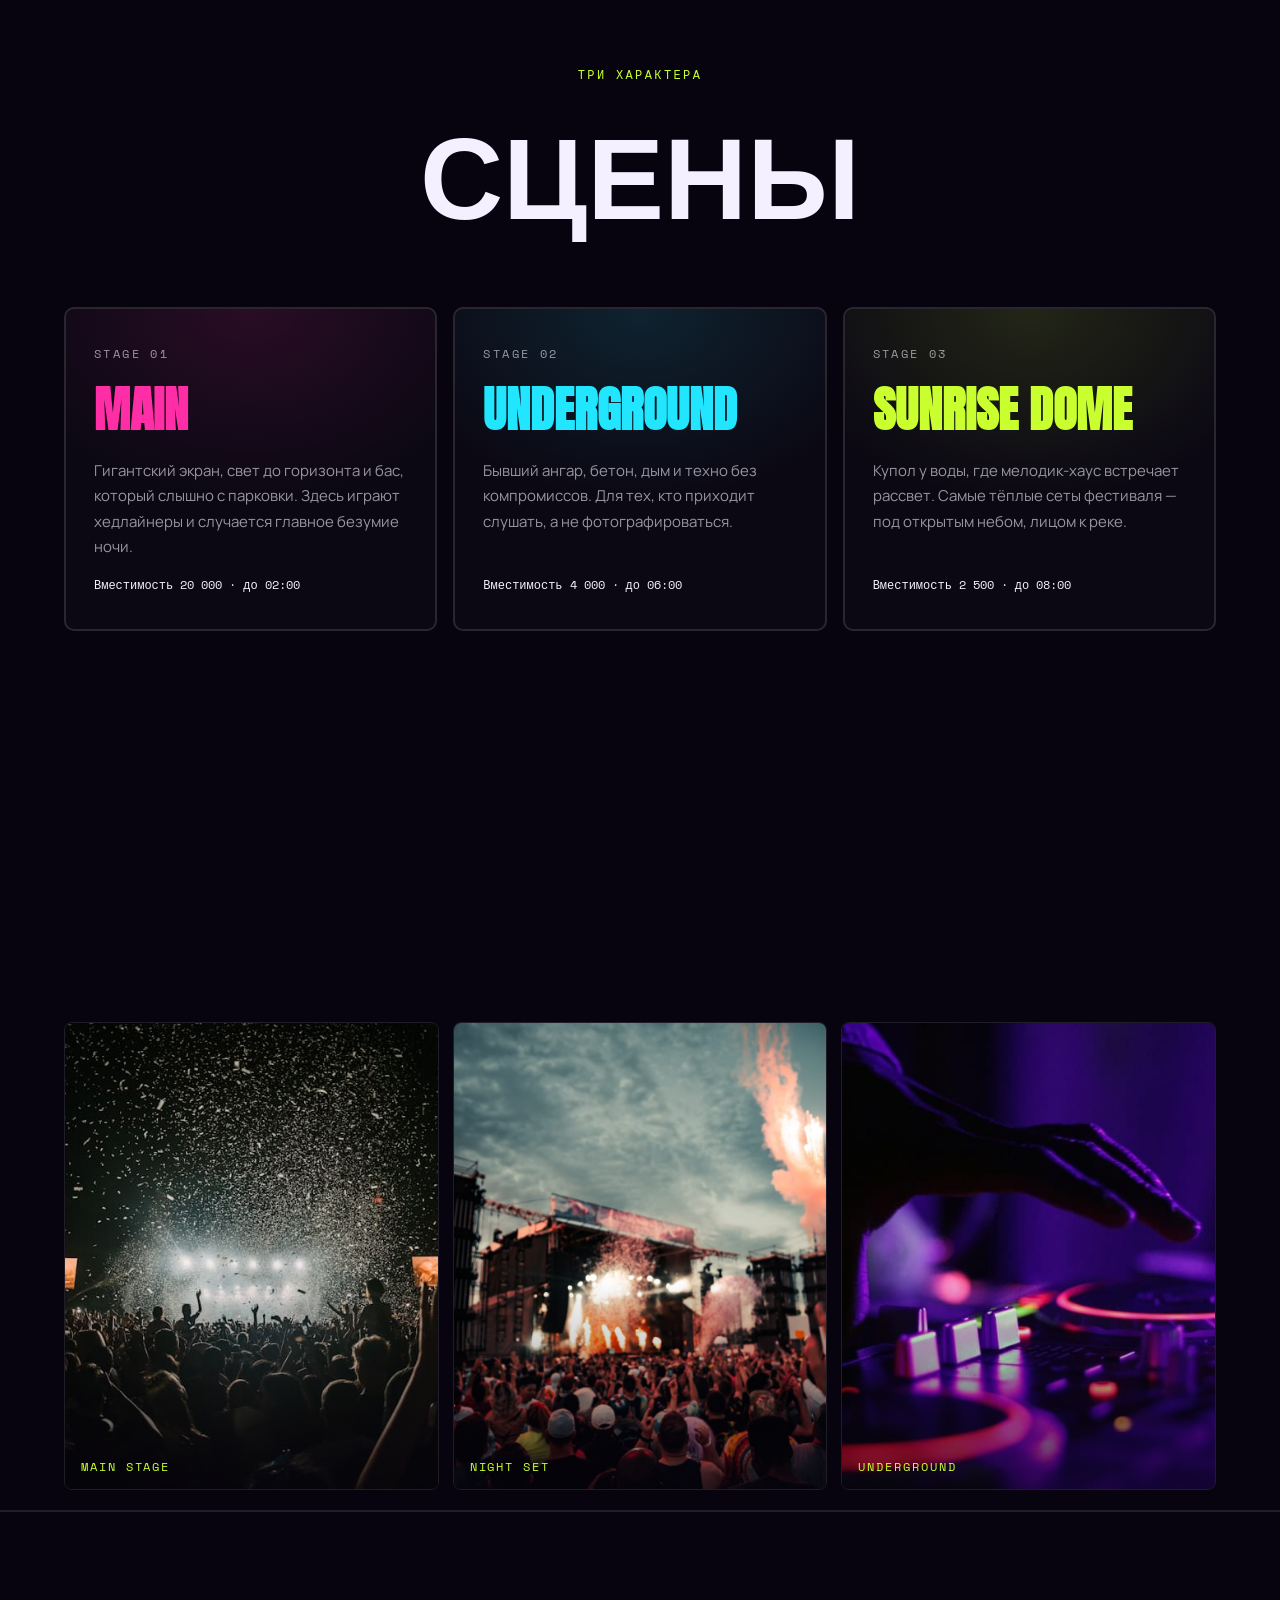
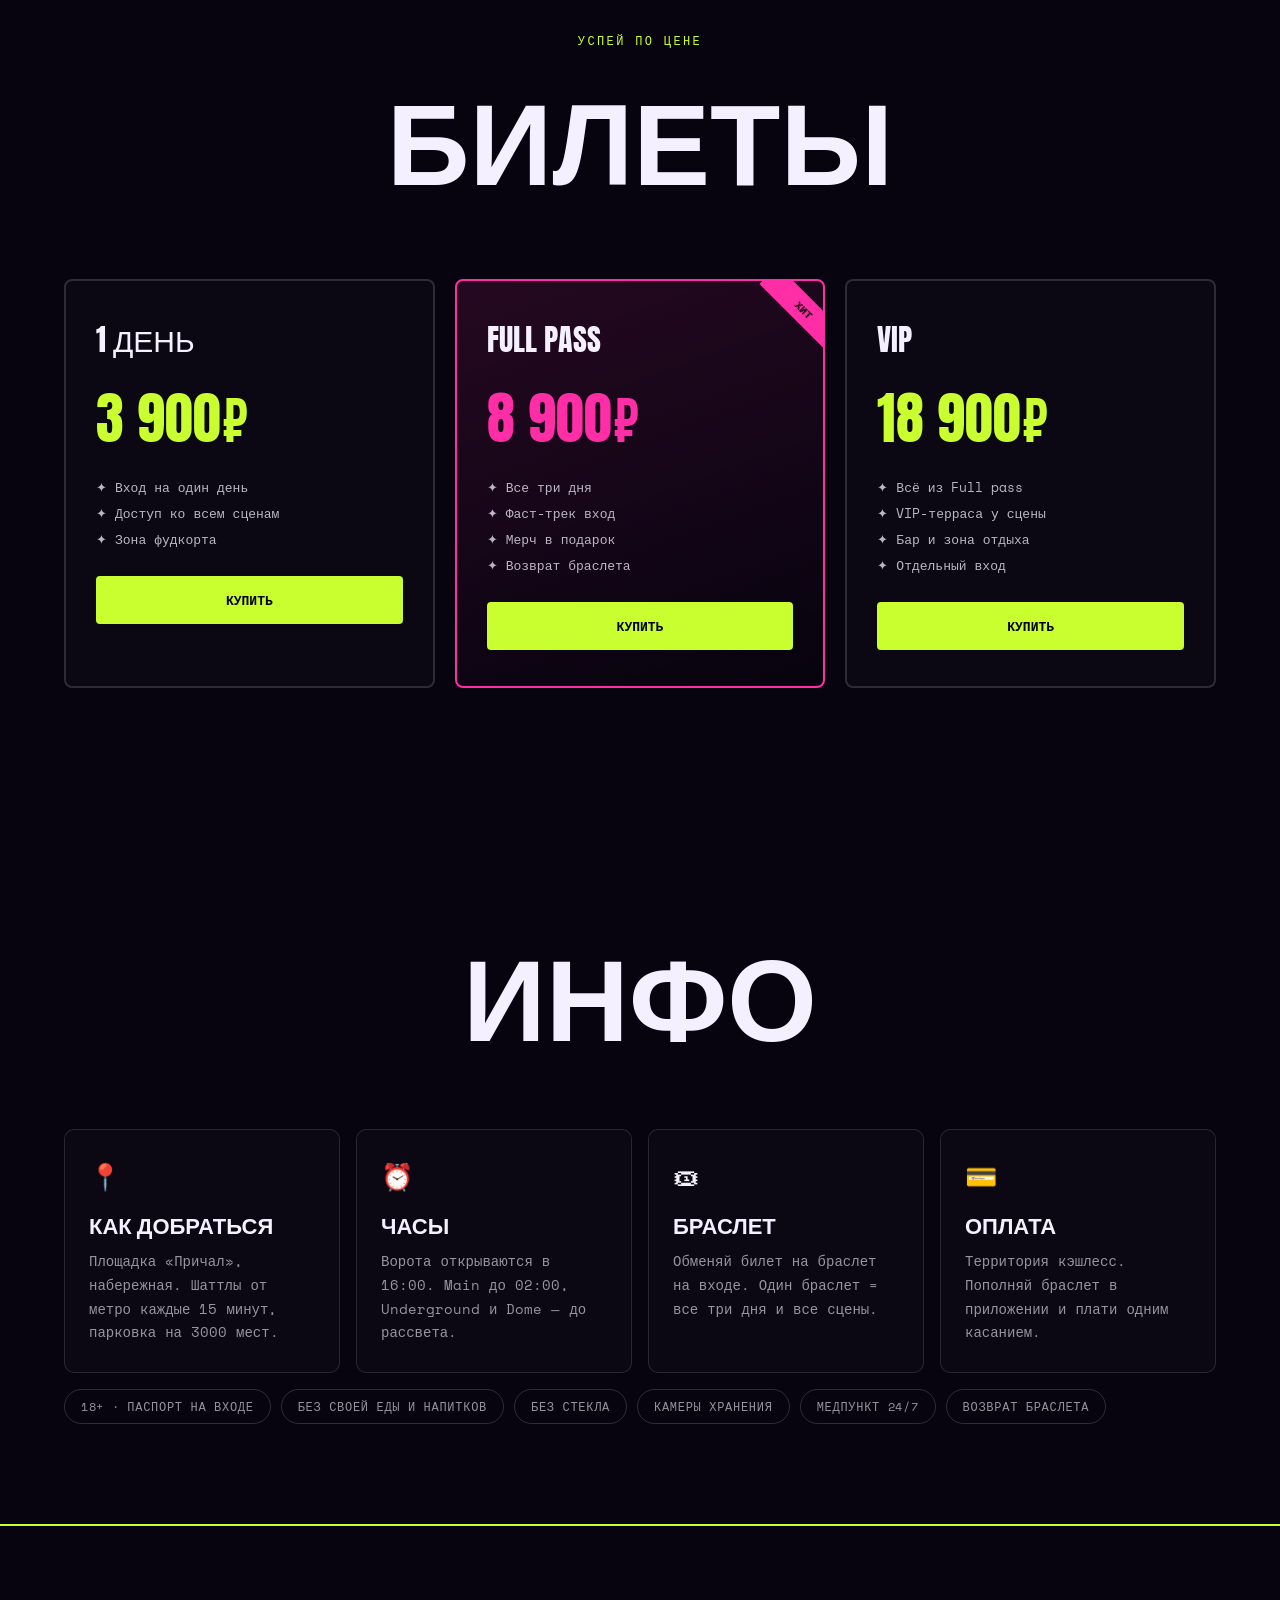
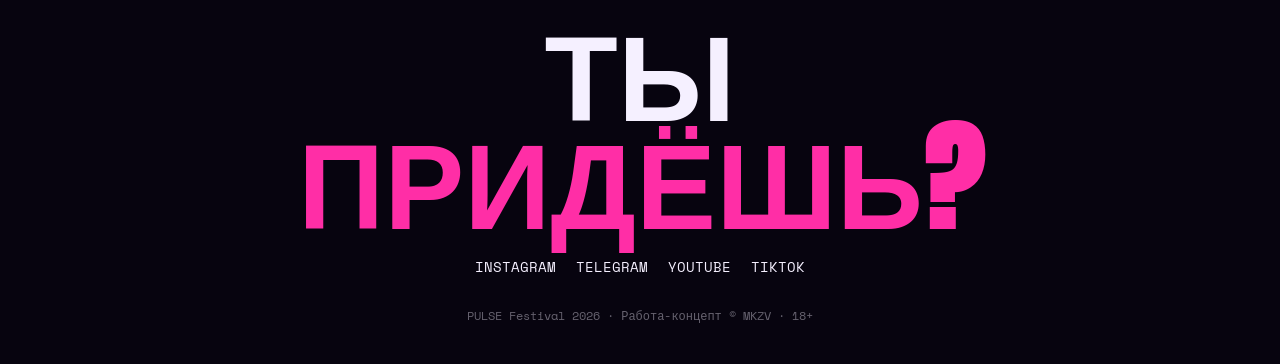
<file: pulse/index.html>
<!DOCTYPE html>
<html lang="ru">
<head>
<meta charset="UTF-8" />
<meta name="viewport" content="width=device-width, initial-scale=1.0" />
<title>PULSE — фестиваль электронной музыки · 14–16 августа</title>
<meta name="description" content="PULSE Festival 2026 — три дня, три сцены, один пульс. 40+ артистов электронной музыки под открытым небом на площадке «Причал»." />
<meta name="robots" content="noindex, follow" />
<link rel="stylesheet" href="assets/fonts/fonts.css" />
<style>
  :root{
    --bg:#07040f; --bg2:#0d0620;
    --acid:#c9ff2e; --pink:#ff2ea6; --cyan:#22e6ff; --violet:#7a2eff;
    --white:#f5f0ff; --dim:rgba(245,240,255,.6);
    --anton:'Anton',sans-serif; --mono:'Space Mono',monospace; --body:'Manrope',sans-serif;
  }
  *{margin:0;padding:0;box-sizing:border-box}
  html{scroll-behavior:smooth}
  body{background:var(--bg);color:var(--white);font-family:var(--body);overflow-x:hidden;-webkit-font-smoothing:antialiased}
  ::selection{background:var(--acid);color:#000}
  a{color:inherit;text-decoration:none}
  .wrap{max-width:1200px;margin:0 auto;padding:0 24px}
  .anton{font-family:var(--anton);text-transform:uppercase;letter-spacing:.01em;line-height:.86}
  .mono{font-family:var(--mono)}
  .tag{font-family:var(--mono);font-size:12px;letter-spacing:.2em;text-transform:uppercase;color:var(--acid)}

  /* animated aurora bg */
  .bgfx{position:fixed;inset:0;z-index:-2;overflow:hidden;background:var(--bg)}
  .blob{position:absolute;border-radius:50%;filter:blur(90px);opacity:.55;mix-blend-mode:screen;will-change:transform}
  .b1{width:50vw;height:50vw;background:var(--violet);left:-10vw;top:-10vw;animation:drift 18s ease-in-out infinite}
  .b2{width:44vw;height:44vw;background:var(--pink);right:-10vw;top:10vh;animation:drift 22s ease-in-out infinite reverse}
  .b3{width:40vw;height:40vw;background:var(--cyan);left:20vw;bottom:-15vw;animation:drift 26s ease-in-out infinite}
  @keyframes drift{50%{transform:translate(8vw,6vh) scale(1.15)}}
  .grain{position:fixed;inset:0;z-index:-1;opacity:.06;pointer-events:none;
    background-image:url("data:image/svg+xml,%3Csvg viewBox='0 0 200 200' xmlns='http://www.w3.org/2000/svg'%3E%3Cfilter id='n'%3E%3CfeTurbulence type='fractalNoise' baseFrequency='0.85' numOctaves='3'/%3E%3C/filter%3E%3Crect width='100%25' height='100%25' filter='url(%23n)'/%3E%3C/svg%3E")}
  .scanlines{position:fixed;inset:0;z-index:-1;pointer-events:none;opacity:.4;
    background:repeating-linear-gradient(180deg,transparent 0 2px,rgba(0,0,0,.14) 2px 3px)}

  /* progress */
  .progress{position:fixed;top:0;left:0;height:3px;width:0;background:var(--acid);z-index:300;box-shadow:0 0 12px var(--acid)}

  /* NAV */
  nav{position:fixed;top:0;inset-inline:0;z-index:100;transition:.3s}
  nav .wrap{display:flex;align-items:center;justify-content:space-between;padding:18px 24px}
  nav.scrolled{background:rgba(7,4,15,.72);backdrop-filter:blur(14px);border-bottom:1px solid rgba(255,255,255,.08)}
  .logo{font-family:var(--anton);font-size:26px;text-transform:uppercase;letter-spacing:.02em}
  .logo span{color:var(--acid)}
  .navlinks{display:flex;gap:30px;font-family:var(--mono);font-size:13px;text-transform:uppercase}
  .navlinks a{transition:.2s}.navlinks a:hover{color:var(--acid)}
  .btn{font-family:var(--mono);font-weight:700;font-size:13px;text-transform:uppercase;background:var(--acid);color:#000;
    padding:12px 22px;border-radius:2px;transition:.25s;border:2px solid var(--acid);display:inline-block;cursor:pointer}
  .btn:hover{background:transparent;color:var(--acid)}
  @media(max-width:760px){.navlinks{display:none}}

  /* HERO */
  .hero{min-height:100svh;display:flex;flex-direction:column;justify-content:center;position:relative;padding:120px 0 60px;text-align:center}
  .hero .tag{margin-bottom:22px}
  .hero h1{font-family:var(--anton);text-transform:uppercase;font-size:clamp(88px,26vw,360px);line-height:.8;
    background:linear-gradient(180deg,var(--white),var(--white) 40%,var(--pink));-webkit-background-clip:text;background-clip:text;-webkit-text-fill-color:transparent;
    filter:drop-shadow(0 0 40px rgba(255,46,166,.4));cursor:default}
  .hero .sub{font-family:var(--anton);font-size:clamp(20px,4vw,46px);text-transform:uppercase;color:var(--acid);letter-spacing:.06em;margin-top:6px}
  .hero .meta{display:flex;gap:18px;justify-content:center;flex-wrap:wrap;margin-top:32px;font-family:var(--mono);font-size:14px}
  .hero .meta b{color:var(--cyan)}
  .glitch{position:relative}
  .glitch::before,.glitch::after{content:attr(data-t);position:absolute;inset:0;background:inherit;-webkit-background-clip:text;background-clip:text;-webkit-text-fill-color:transparent}
  .glitch::before{color:var(--cyan);-webkit-text-fill-color:var(--cyan);animation:gl 3.5s infinite;clip-path:inset(0 0 55% 0);opacity:0}
  @keyframes gl{0%,90%,100%{opacity:0;transform:translate(0)}92%{opacity:.7;transform:translate(-4px,-2px)}94%{transform:translate(4px,2px)}96%{transform:translate(-2px,1px)}}

  /* COUNTDOWN */
  .count{display:flex;gap:14px;justify-content:center;flex-wrap:wrap;margin-top:44px}
  .cbox{background:rgba(255,255,255,.04);border:1px solid rgba(255,255,255,.1);border-radius:6px;padding:18px 10px;min-width:96px;backdrop-filter:blur(6px)}
  .cbox b{font-family:var(--anton);font-size:clamp(40px,7vw,64px);display:block;line-height:1;color:var(--white)}
  .cbox small{font-family:var(--mono);font-size:11px;letter-spacing:.2em;text-transform:uppercase;color:var(--cyan)}

  .ticker{overflow:hidden;border-top:2px solid var(--acid);border-bottom:2px solid var(--acid);background:var(--acid)}
  .ticker .row{display:flex;gap:24px;white-space:nowrap;width:max-content;animation:mq 20s linear infinite;padding:8px 0;
    font-family:var(--anton);font-size:22px;text-transform:uppercase;color:#000}
  .ticker.rev .row{animation-direction:reverse;animation-duration:26s}
  @keyframes mq{to{transform:translateX(-50%)}}

  /* kinetic names band */
  .kinetic{padding:70px 0 40px;overflow:hidden}
  .kinetic .line{display:flex;gap:40px;white-space:nowrap;width:max-content;font-family:var(--anton);
    font-size:clamp(40px,7vw,90px);text-transform:uppercase;-webkit-text-stroke:1.5px rgba(245,240,255,.28);color:transparent;animation:mq 30s linear infinite}
  .kinetic .line.alt{animation-duration:38s;animation-direction:reverse;color:transparent;-webkit-text-stroke:1.5px rgba(201,255,46,.35);margin-top:6px}
  .kinetic .line span{color:transparent}
  .kinetic .line em{font-style:normal;-webkit-text-stroke:0;color:var(--pink)}

  .reveal{opacity:0;transform:translateY(40px);transition:.9s cubic-bezier(.2,.7,.2,1)}
  .reveal.in{opacity:1;transform:none}

  /* ABOUT / stats */
  .about{padding:100px 0}
  .about .grid{display:grid;grid-template-columns:1.1fr .9fr;gap:64px;align-items:center}
  @media(max-width:860px){.about .grid{grid-template-columns:1fr;gap:40px}}
  .about h2{font-family:var(--anton);font-size:clamp(40px,7vw,92px);text-transform:uppercase;line-height:.9}
  .about h2 em{font-style:normal;color:var(--acid)}
  .about p{color:var(--dim);font-size:17px;line-height:1.8;margin-top:24px;max-width:44ch}
  .stat-grid{display:grid;grid-template-columns:1fr 1fr;gap:16px}
  .stat{border:1px solid rgba(255,255,255,.12);border-radius:8px;padding:26px 22px;background:rgba(255,255,255,.02)}
  .stat b{font-family:var(--anton);font-size:clamp(44px,6vw,64px);display:block;line-height:1;color:var(--pink)}
  .stat:nth-child(2) b{color:var(--cyan)}.stat:nth-child(3) b{color:var(--acid)}.stat:nth-child(4) b{color:var(--violet)}
  .stat small{font-family:var(--mono);font-size:12px;letter-spacing:.14em;text-transform:uppercase;color:var(--dim);margin-top:8px;display:block}

  /* LINEUP */
  .lineup{padding:110px 0}
  .lineup .head{display:flex;justify-content:space-between;align-items:flex-end;flex-wrap:wrap;gap:20px;margin-bottom:20px}
  .lineup h2{font-family:var(--anton);font-size:clamp(48px,10vw,140px);text-transform:uppercase}
  .lineup h2 em{font-style:normal;color:var(--pink)}
  .days{display:flex;gap:8px;flex-wrap:wrap}
  .day{font-family:var(--mono);font-weight:700;font-size:14px;text-transform:uppercase;padding:12px 24px;border:2px solid rgba(255,255,255,.2);
    border-radius:2px;cursor:pointer;transition:.25s;background:transparent;color:var(--white)}
  .day:hover{border-color:var(--acid)}
  .day.active{background:var(--pink);border-color:var(--pink);color:#000}
  .legend{display:flex;gap:20px;flex-wrap:wrap;font-family:var(--mono);font-size:11px;letter-spacing:.1em;text-transform:uppercase;color:var(--dim);margin-bottom:22px}
  .legend span{display:inline-flex;align-items:center;gap:7px}
  .legend i{width:9px;height:9px;border-radius:50%}
  .lineup-body{min-height:420px}
  .headliner{font-family:var(--anton);text-transform:uppercase;font-size:clamp(44px,9vw,120px);line-height:.9;
    background:linear-gradient(90deg,var(--acid),var(--cyan));-webkit-background-clip:text;background-clip:text;-webkit-text-fill-color:transparent;margin-bottom:10px}
  .acts{margin-top:20px;border-top:1px solid rgba(255,255,255,.14)}
  .act{display:flex;align-items:baseline;justify-content:space-between;width:100%;padding:22px 4px;border-bottom:1px solid rgba(255,255,255,.14);transition:.3s;gap:16px}
  .act:hover{padding-left:18px;background:rgba(255,255,255,.03)}
  .act .name{font-family:var(--anton);font-size:clamp(24px,4vw,44px);text-transform:uppercase;display:flex;align-items:center;gap:14px}
  .act .name i{width:11px;height:11px;border-radius:50%;flex-shrink:0}
  .act:hover .name{color:var(--acid)}
  .act .meta2{display:flex;gap:20px;align-items:baseline}
  .act .stage{font-family:var(--mono);font-size:12px;color:var(--cyan);text-transform:uppercase;letter-spacing:.1em;white-space:nowrap}
  .act .time{font-family:var(--mono);font-size:14px;color:var(--dim)}
  .fade{animation:fadeIn .5s}
  @keyframes fadeIn{from{opacity:0;transform:translateY(14px)}to{opacity:1;transform:none}}

  /* STAGES */
  .stages{padding:100px 0}
  .stages .sec-head{text-align:center;margin-bottom:50px}
  .stages h2{font-family:var(--anton);font-size:clamp(44px,9vw,120px);text-transform:uppercase}
  .stg-grid{display:grid;grid-template-columns:repeat(3,1fr);gap:16px}
  @media(max-width:820px){.stg-grid{grid-template-columns:1fr}}
  .stg{border:2px solid rgba(255,255,255,.12);border-radius:10px;padding:36px 28px;position:relative;overflow:hidden;transition:.4s;background:rgba(255,255,255,.02);min-height:260px;display:flex;flex-direction:column}
  .stg::before{content:"";position:absolute;inset:0;opacity:.12;transition:.4s}
  .stg:hover{transform:translateY(-8px)}
  .stg:hover::before{opacity:.22}
  .stg.main::before{background:radial-gradient(70% 60% at 50% 0,var(--pink),transparent)}
  .stg.under::before{background:radial-gradient(70% 60% at 50% 0,var(--cyan),transparent)}
  .stg.dome::before{background:radial-gradient(70% 60% at 50% 0,var(--acid),transparent)}
  .stg .no{font-family:var(--mono);font-size:12px;letter-spacing:.2em;text-transform:uppercase;color:var(--dim);position:relative}
  .stg h3{font-family:var(--anton);font-size:clamp(30px,5vw,48px);text-transform:uppercase;margin:12px 0;position:relative}
  .stg.main h3{color:var(--pink)}.stg.under h3{color:var(--cyan)}.stg.dome h3{color:var(--acid)}
  .stg p{color:var(--dim);font-size:15px;line-height:1.7;position:relative;flex:1}
  .stg .cap2{font-family:var(--mono);font-size:12px;color:var(--white);margin-top:16px;position:relative}

  /* GALLERY */
  .gallery{padding:60px 0 20px}
  .gallery .sec-head{text-align:center;margin-bottom:40px}
  .gallery h2{font-family:var(--anton);font-size:clamp(44px,9vw,120px);text-transform:uppercase}
  .gal-grid{display:grid;grid-template-columns:repeat(3,1fr);gap:14px}
  @media(max-width:760px){.gal-grid{grid-template-columns:1fr}}
  .gal{position:relative;aspect-ratio:4/5;overflow:hidden;border-radius:8px;border:1px solid rgba(255,255,255,.1)}
  .gal img{width:100%;height:100%;object-fit:cover;transition:.7s cubic-bezier(.2,.7,.2,1)}
  .gal::after{content:"";position:absolute;inset:0;background:linear-gradient(180deg,transparent 55%,rgba(7,4,15,.6));transition:.4s}
  .gal:hover img{transform:scale(1.07)}
  .gal:hover{border-color:var(--acid)}
  .gal .cap{position:absolute;left:16px;bottom:14px;z-index:2;font-family:var(--mono);font-size:12px;letter-spacing:.16em;text-transform:uppercase;color:var(--acid)}

  /* TICKETS */
  .tickets{padding:120px 0 100px;border-top:2px solid rgba(255,255,255,.1)}
  .tickets .sec-head{text-align:center;margin-bottom:56px}
  .tickets h2{font-family:var(--anton);font-size:clamp(44px,9vw,120px);text-transform:uppercase}
  .tk-grid{display:grid;grid-template-columns:repeat(3,1fr);gap:20px}
  @media(max-width:820px){.tk-grid{grid-template-columns:1fr}}
  .tk{border:2px solid rgba(255,255,255,.14);border-radius:8px;padding:36px 30px;position:relative;overflow:hidden;transition:.4s;background:rgba(255,255,255,.02)}
  .tk:hover{transform:translateY(-8px);border-color:var(--acid)}
  .tk.hot{border-color:var(--pink);background:linear-gradient(160deg,rgba(255,46,166,.12),transparent)}
  .tk .kind{font-family:var(--anton);font-size:30px;text-transform:uppercase}
  .tk .price{font-family:var(--anton);font-size:56px;margin:14px 0;color:var(--acid)}
  .tk.hot .price{color:var(--pink)}
  .tk ul{list-style:none;font-family:var(--mono);font-size:13px;line-height:2;color:rgba(245,240,255,.75)}
  .tk .badge{position:absolute;top:16px;right:-30px;background:var(--pink);color:#000;font-family:var(--mono);font-weight:700;font-size:11px;
    padding:5px 40px;transform:rotate(45deg);text-transform:uppercase}
  .tk .btn{margin-top:24px;width:100%;text-align:center;border-radius:4px}

  /* INFO */
  .info{padding:100px 0}
  .info .sec-head{text-align:center;margin-bottom:50px}
  .info h2{font-family:var(--anton);font-size:clamp(44px,9vw,120px);text-transform:uppercase}
  .info-grid{display:grid;grid-template-columns:repeat(4,1fr);gap:16px}
  @media(max-width:820px){.info-grid{grid-template-columns:1fr 1fr}}
  @media(max-width:520px){.info-grid{grid-template-columns:1fr}}
  .icard{border:1px solid rgba(255,255,255,.12);border-radius:10px;padding:28px 24px;background:rgba(255,255,255,.02);transition:.3s}
  .icard:hover{border-color:var(--acid);background:rgba(201,255,46,.04)}
  .icard .ico{font-size:26px;margin-bottom:14px}
  .icard h4{font-family:var(--anton);font-size:22px;text-transform:uppercase;margin-bottom:8px}
  .icard p{color:var(--dim);font-size:14px;line-height:1.7;font-family:var(--mono)}
  .rules{margin-top:16px;display:flex;flex-wrap:wrap;gap:10px}
  .rules span{font-family:var(--mono);font-size:12px;text-transform:uppercase;letter-spacing:.06em;padding:8px 16px;border:1px solid rgba(255,255,255,.16);border-radius:30px;color:var(--dim)}

  /* FOOTER */
  footer{padding:90px 0 40px;text-align:center;border-top:2px solid var(--acid)}
  footer h3{font-family:var(--anton);font-size:clamp(40px,10vw,120px);text-transform:uppercase;line-height:.9;margin-bottom:24px}
  footer h3 em{font-style:normal;color:var(--pink)}
  footer .socials{display:flex;gap:20px;justify-content:center;font-family:var(--mono);font-size:14px;text-transform:uppercase;margin-bottom:30px;flex-wrap:wrap}
  footer .socials a{transition:.2s}footer .socials a:hover{color:var(--acid)}
  footer .cr{font-family:var(--mono);font-size:12px;color:rgba(245,240,255,.4)}

  .backlink{position:fixed;left:18px;bottom:18px;z-index:200;font-family:var(--mono);font-size:12px;text-transform:uppercase;
    background:rgba(7,4,15,.7);backdrop-filter:blur(8px);border:1px solid rgba(255,255,255,.16);padding:9px 15px;border-radius:30px;transition:.3s}
  .backlink:hover{color:var(--acid);border-color:var(--acid)}
</style>
</head>
<body>
<div class="bgfx"><div class="blob b1" id="blob1"></div><div class="blob b2" id="blob2"></div><div class="blob b3" id="blob3"></div></div>
<div class="grain"></div>
<div class="scanlines"></div>
<div class="progress" id="progress"></div>
<a class="backlink" href="https://github.com/mkzvcode/mkzv-projects" target="_blank" rel="noopener">← все проекты</a>

<nav id="nav">
  <div class="wrap">
    <div class="logo">PULSE<span>_</span></div>
    <div class="navlinks">
      <a href="#lineup">Лайнап</a><a href="#stages">Сцены</a><a href="#tickets">Билеты</a><a href="#info">Инфо</a>
    </div>
    <a href="#tickets" class="btn">Билеты</a>
  </div>
</nav>

<header class="hero">
  <div class="wrap">
    <p class="tag reveal">14–16 августа 2026 · Открытая площадка «Причал»</p>
    <h1 class="glitch reveal" data-t="PULSE">PULSE</h1>
    <p class="sub reveal">Три дня · Три сцены · Один пульс</p>
    <div class="meta reveal">
      <span>2026</span><span>·</span><span><b>40+</b> артистов</span><span>·</span><span>Open air</span><span>·</span><span><b>18+</b></span>
    </div>
    <div class="count reveal" id="countdown">
      <div class="cbox"><b id="dd">00</b><small>дней</small></div>
      <div class="cbox"><b id="hh">00</b><small>часов</small></div>
      <div class="cbox"><b id="mm">00</b><small>минут</small></div>
      <div class="cbox"><b id="ss">00</b><small>секунд</small></div>
    </div>
  </div>
</header>

<div class="ticker"><div class="row">
  LINE-UP DROP ✦ EARLY BIRD SOLD OUT ✦ SECRET GUEST ✦ 3 STAGES ✦ SUNRISE SET ✦
  LINE-UP DROP ✦ EARLY BIRD SOLD OUT ✦ SECRET GUEST ✦ 3 STAGES ✦ SUNRISE SET ✦
</div></div>

<section class="kinetic" aria-hidden="true">
  <div class="line">AURORA VHS <em>✦</em> BLACK METEOR <em>✦</em> HYPNOTICA <em>✦</em> NEON VOID <em>✦</em> SOLARIS <em>✦</em>&nbsp;AURORA VHS <em>✦</em> BLACK METEOR <em>✦</em> HYPNOTICA <em>✦</em> NEON VOID <em>✦</em> SOLARIS <em>✦</em>&nbsp;</div>
  <div class="line alt">ГРАВИТАЦИЯ ✦ МОЛОТ ✦ SUBLIMINA ✦ ФОРМА ✦ VANDAL ✦&nbsp;ГРАВИТАЦИЯ ✦ МОЛОТ ✦ SUBLIMINA ✦ ФОРМА ✦ VANDAL ✦&nbsp;</div>
</section>

<section class="about">
  <div class="wrap">
    <div class="grid">
      <div>
        <p class="tag reveal">Что это</p>
        <h2 class="reveal">Три дня<br/>без <em>паузы</em>.</h2>
        <p class="reveal">PULSE — это не просто набор диджеев. Это город на выходные: рассветные сеты у воды, андеграунд в ангаре и главная сцена, от которой дрожит земля. Ты приезжаешь на пару часов и остаёшься до утра.</p>
        <p class="reveal">Open air на берегу, три сцены с разным характером, фудкорт, маркет и арт-инсталляции. Один браслет — весь фестиваль.</p>
      </div>
      <div class="stat-grid reveal">
        <div class="stat"><b class="cnt" data-to="3" data-suffix="">0</b><small>дня нон-стоп</small></div>
        <div class="stat"><b class="cnt" data-to="3" data-suffix="">0</b><small>сцены</small></div>
        <div class="stat"><b class="cnt" data-to="40" data-suffix="+">0</b><small>артистов</small></div>
        <div class="stat"><b class="cnt" data-to="60" data-suffix="k">0</b><small>гостей за год</small></div>
      </div>
    </div>
  </div>
</section>

<section class="lineup" id="lineup">
  <div class="wrap">
    <div class="head">
      <h2 class="reveal">Лайн<em>ап</em></h2>
      <div class="days reveal">
        <button class="day active" data-day="0">День 1 · 14.08</button>
        <button class="day" data-day="1">День 2 · 15.08</button>
        <button class="day" data-day="2">День 3 · 16.08</button>
      </div>
    </div>
    <div class="legend reveal">
      <span><i style="background:var(--pink)"></i>Main stage</span>
      <span><i style="background:var(--cyan)"></i>Underground</span>
      <span><i style="background:var(--acid)"></i>Sunrise dome</span>
    </div>
    <div class="lineup-body" id="lineupBody"></div>
  </div>
</section>

<section class="stages" id="stages">
  <div class="wrap">
    <div class="sec-head">
      <p class="tag reveal">Три характера</p>
      <h2 class="reveal">Сцены</h2>
    </div>
    <div class="stg-grid">
      <div class="stg main reveal">
        <div class="no">Stage 01</div>
        <h3>Main</h3>
        <p>Гигантский экран, свет до горизонта и бас, который слышно с парковки. Здесь играют хедлайнеры и случается главное безумие ночи.</p>
        <div class="cap2">Вместимость 20 000 · до 02:00</div>
      </div>
      <div class="stg under reveal">
        <div class="no">Stage 02</div>
        <h3>Underground</h3>
        <p>Бывший ангар, бетон, дым и техно без компромиссов. Для тех, кто приходит слушать, а не фотографироваться.</p>
        <div class="cap2">Вместимость 4 000 · до 06:00</div>
      </div>
      <div class="stg dome reveal">
        <div class="no">Stage 03</div>
        <h3>Sunrise Dome</h3>
        <p>Купол у воды, где мелодик-хаус встречает рассвет. Самые тёплые сеты фестиваля — под открытым небом, лицом к реке.</p>
        <div class="cap2">Вместимость 2 500 · до 08:00</div>
      </div>
    </div>
  </div>
</section>

<section class="gallery">
  <div class="wrap">
    <div class="sec-head">
      <p class="tag reveal">Было жарко</p>
      <h2 class="reveal">Прошлый год</h2>
    </div>
    <div class="gal-grid">
      <div class="gal reveal"><img src="assets/img/g1.jpg" alt="Толпа на фестивале" loading="lazy"/><span class="cap">Main stage</span></div>
      <div class="gal reveal"><img src="assets/img/g2.jpg" alt="Ночной сет" loading="lazy"/><span class="cap">Night set</span></div>
      <div class="gal reveal"><img src="assets/img/g3.jpg" alt="Диджей на сцене" loading="lazy"/><span class="cap">Underground</span></div>
    </div>
  </div>
</section>

<section class="tickets" id="tickets">
  <div class="wrap">
    <div class="sec-head">
      <p class="tag reveal">Успей по цене</p>
      <h2 class="reveal">Билеты</h2>
    </div>
    <div class="tk-grid">
      <div class="tk reveal">
        <div class="kind">1 день</div>
        <div class="price">3 900₽</div>
        <ul><li>✦ Вход на один день</li><li>✦ Доступ ко всем сценам</li><li>✦ Зона фудкорта</li></ul>
        <a href="#" class="btn">Купить</a>
      </div>
      <div class="tk hot reveal">
        <div class="badge">хит</div>
        <div class="kind">Full pass</div>
        <div class="price">8 900₽</div>
        <ul><li>✦ Все три дня</li><li>✦ Фаст-трек вход</li><li>✦ Мерч в подарок</li><li>✦ Возврат браслета</li></ul>
        <a href="#" class="btn">Купить</a>
      </div>
      <div class="tk reveal">
        <div class="kind">VIP</div>
        <div class="price">18 900₽</div>
        <ul><li>✦ Всё из Full pass</li><li>✦ VIP-терраса у сцены</li><li>✦ Бар и зона отдыха</li><li>✦ Отдельный вход</li></ul>
        <a href="#" class="btn">Купить</a>
      </div>
    </div>
  </div>
</section>

<section class="info" id="info">
  <div class="wrap">
    <div class="sec-head">
      <p class="tag reveal">Полезное</p>
      <h2 class="reveal">Инфо</h2>
    </div>
    <div class="info-grid">
      <div class="icard reveal"><div class="ico">📍</div><h4>Как добраться</h4><p>Площадка «Причал», набережная. Шаттлы от метро каждые 15 минут, парковка на 3000 мест.</p></div>
      <div class="icard reveal"><div class="ico">⏰</div><h4>Часы</h4><p>Ворота открываются в 16:00. Main до 02:00, Underground и Dome — до рассвета.</p></div>
      <div class="icard reveal"><div class="ico">🎟</div><h4>Браслет</h4><p>Обменяй билет на браслет на входе. Один браслет = все три дня и все сцены.</p></div>
      <div class="icard reveal"><div class="ico">💳</div><h4>Оплата</h4><p>Территория кэшлесс. Пополняй браслет в приложении и плати одним касанием.</p></div>
    </div>
    <div class="rules reveal">
      <span>18+ · паспорт на входе</span><span>Без своей еды и напитков</span><span>Без стекла</span><span>Камеры хранения</span><span>Медпункт 24/7</span><span>Возврат браслета</span>
    </div>
  </div>
</section>

<footer>
  <div class="wrap">
    <h3 class="reveal">Ты<br/><em>придёшь?</em></h3>
    <div class="socials reveal">
      <a href="#">Instagram</a><a href="#">Telegram</a><a href="#">YouTube</a><a href="#">TikTok</a>
    </div>
    <p class="cr">PULSE Festival 2026 · Работа-концепт © MKZV · 18+</p>
  </div>
</footer>

<script>
  // nav + progress
  const nav=document.getElementById('nav'),progress=document.getElementById('progress');
  addEventListener('scroll',()=>{
    nav.classList.toggle('scrolled',scrollY>40);
    const h=document.documentElement.scrollHeight-innerHeight;
    progress.style.width=(scrollY/h*100)+'%';
  },{passive:true});

  // reveals
  const io=new IntersectionObserver(es=>es.forEach(e=>{if(e.isIntersecting){e.target.classList.add('in');io.unobserve(e.target)}}),{threshold:.15});
  document.querySelectorAll('.reveal').forEach((el,i)=>{el.style.transitionDelay=(i%4*70)+'ms';io.observe(el)});

  // stat counters
  const cio=new IntersectionObserver(es=>es.forEach(e=>{if(e.isIntersecting){
    const el=e.target,to=+el.dataset.to,suf=el.dataset.suffix||'';const start=performance.now();
    (function t(now){const p=Math.min((now-start)/1400,1);const e2=1-Math.pow(1-p,3);
      el.textContent=Math.round(to*e2)+suf;if(p<1)requestAnimationFrame(t)})(start);
    cio.unobserve(el);
  }}),{threshold:.6});
  document.querySelectorAll('.cnt').forEach(el=>cio.observe(el));

  // mouse-reactive blobs
  const blobs=[document.getElementById('blob1'),document.getElementById('blob2'),document.getElementById('blob3')];
  const depth=[30,-24,18];
  addEventListener('mousemove',e=>{
    const x=(e.clientX/innerWidth-.5),y=(e.clientY/innerHeight-.5);
    blobs.forEach((b,i)=>b.style.transform=`translate(${x*depth[i]}px,${y*depth[i]}px)`);
  },{passive:true});

  // countdown — roll year forward so demo never freezes
  let target=new Date('2026-08-14T18:00:00').getTime();
  while(target-Date.now()<0) target+=365*24*60*60*1000;
  const pad=n=>String(n).padStart(2,'0');
  function tick(){
    let d=target-Date.now(); if(d<0)d=0;
    const days=Math.floor(d/864e5),h=Math.floor(d%864e5/36e5),m=Math.floor(d%36e5/6e4),s=Math.floor(d%6e4/1e3);
    dd.textContent=pad(days);hh.textContent=pad(h);mm.textContent=pad(m);ss.textContent=pad(s);
  }
  tick();setInterval(tick,1000);

  // LINEUP data — stage colors
  const stageColor={'Main stage':'var(--pink)','Underground':'var(--cyan)','Sunrise dome':'var(--acid)'};
  const lineup=[
    {head:'AURORA VHS',acts:[
      {n:'Neon Void',s:'Main stage',t:'23:30'},{n:'Sublimina',s:'Main stage',t:'22:00'},
      {n:'K-OS',s:'Underground',t:'20:30'},{n:'Молот',s:'Sunrise dome',t:'19:00'},
      {n:'Deep Signal',s:'Underground',t:'17:30'},
    ]},
    {head:'BLACK METEOR',acts:[
      {n:'Hypnotica',s:'Main stage',t:'23:30'},{n:'Форма',s:'Main stage',t:'22:00'},
      {n:'Vandal',s:'Underground',t:'20:30'},{n:'Echo Chamber',s:'Sunrise dome',t:'19:00'},
      {n:'Sever',s:'Underground',t:'17:30'},
    ]},
    {head:'SECRET GUEST',acts:[
      {n:'??? Секретный хедлайнер',s:'Main stage',t:'00:00'},{n:'Solaris',s:'Main stage',t:'22:00'},
      {n:'Гравитация',s:'Underground',t:'20:30'},{n:'Nova Kid',s:'Sunrise dome',t:'19:00'},
      {n:'Pulse Allstars',s:'Main stage',t:'17:30'},
    ]},
  ];
  const body=document.getElementById('lineupBody');
  function renderDay(i){
    const d=lineup[i];
    body.innerHTML=`<div class="fade">
      <div class="headliner">${d.head}</div>
      <div class="acts">${d.acts.map(a=>`
        <div class="act"><span class="name"><i style="background:${stageColor[a.s]}"></i>${a.n}</span>
          <span class="meta2"><span class="stage">${a.s}</span><span class="time">${a.t}</span></span>
        </div>`).join('')}</div></div>`;
  }
  renderDay(0);
  document.querySelectorAll('.day').forEach(b=>b.addEventListener('click',()=>{
    document.querySelectorAll('.day').forEach(x=>x.classList.remove('active'));
    b.classList.add('active'); renderDay(+b.dataset.day);
  }));
</script>
</body>
</html>
</file>
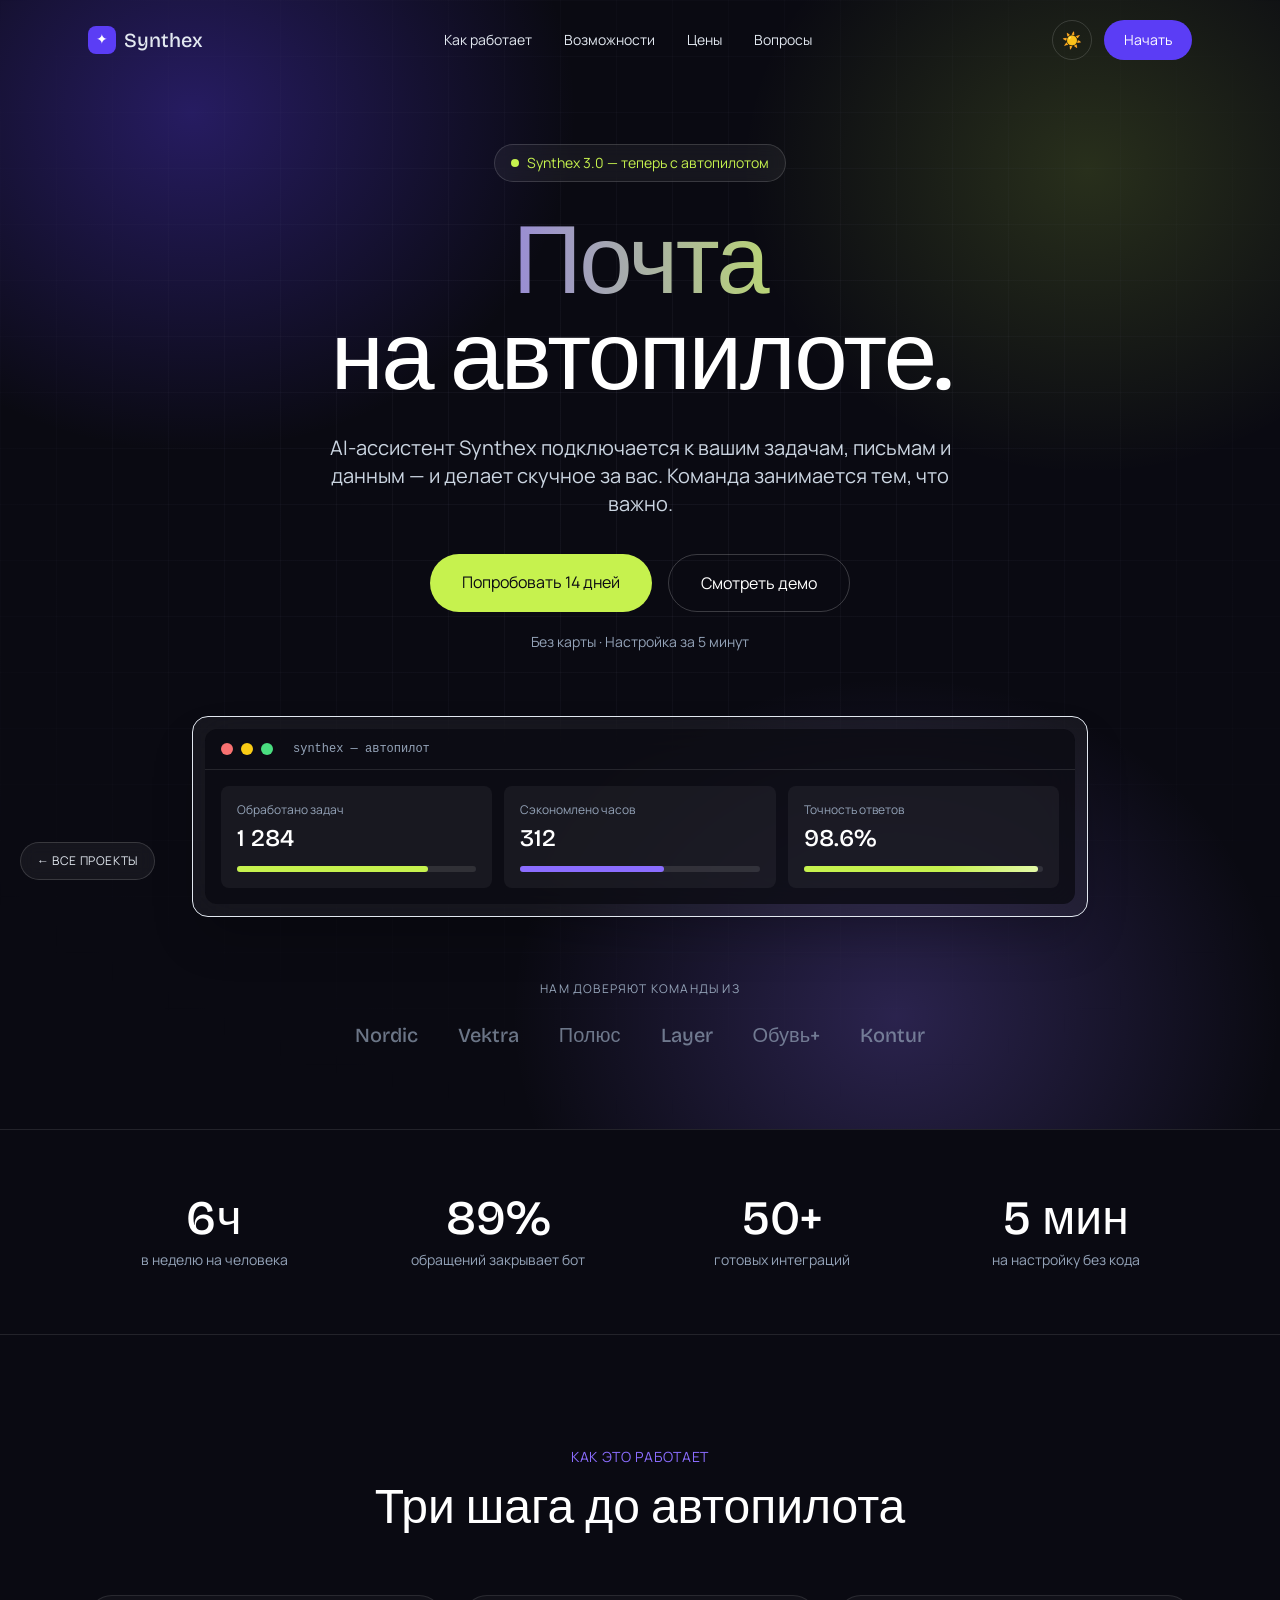
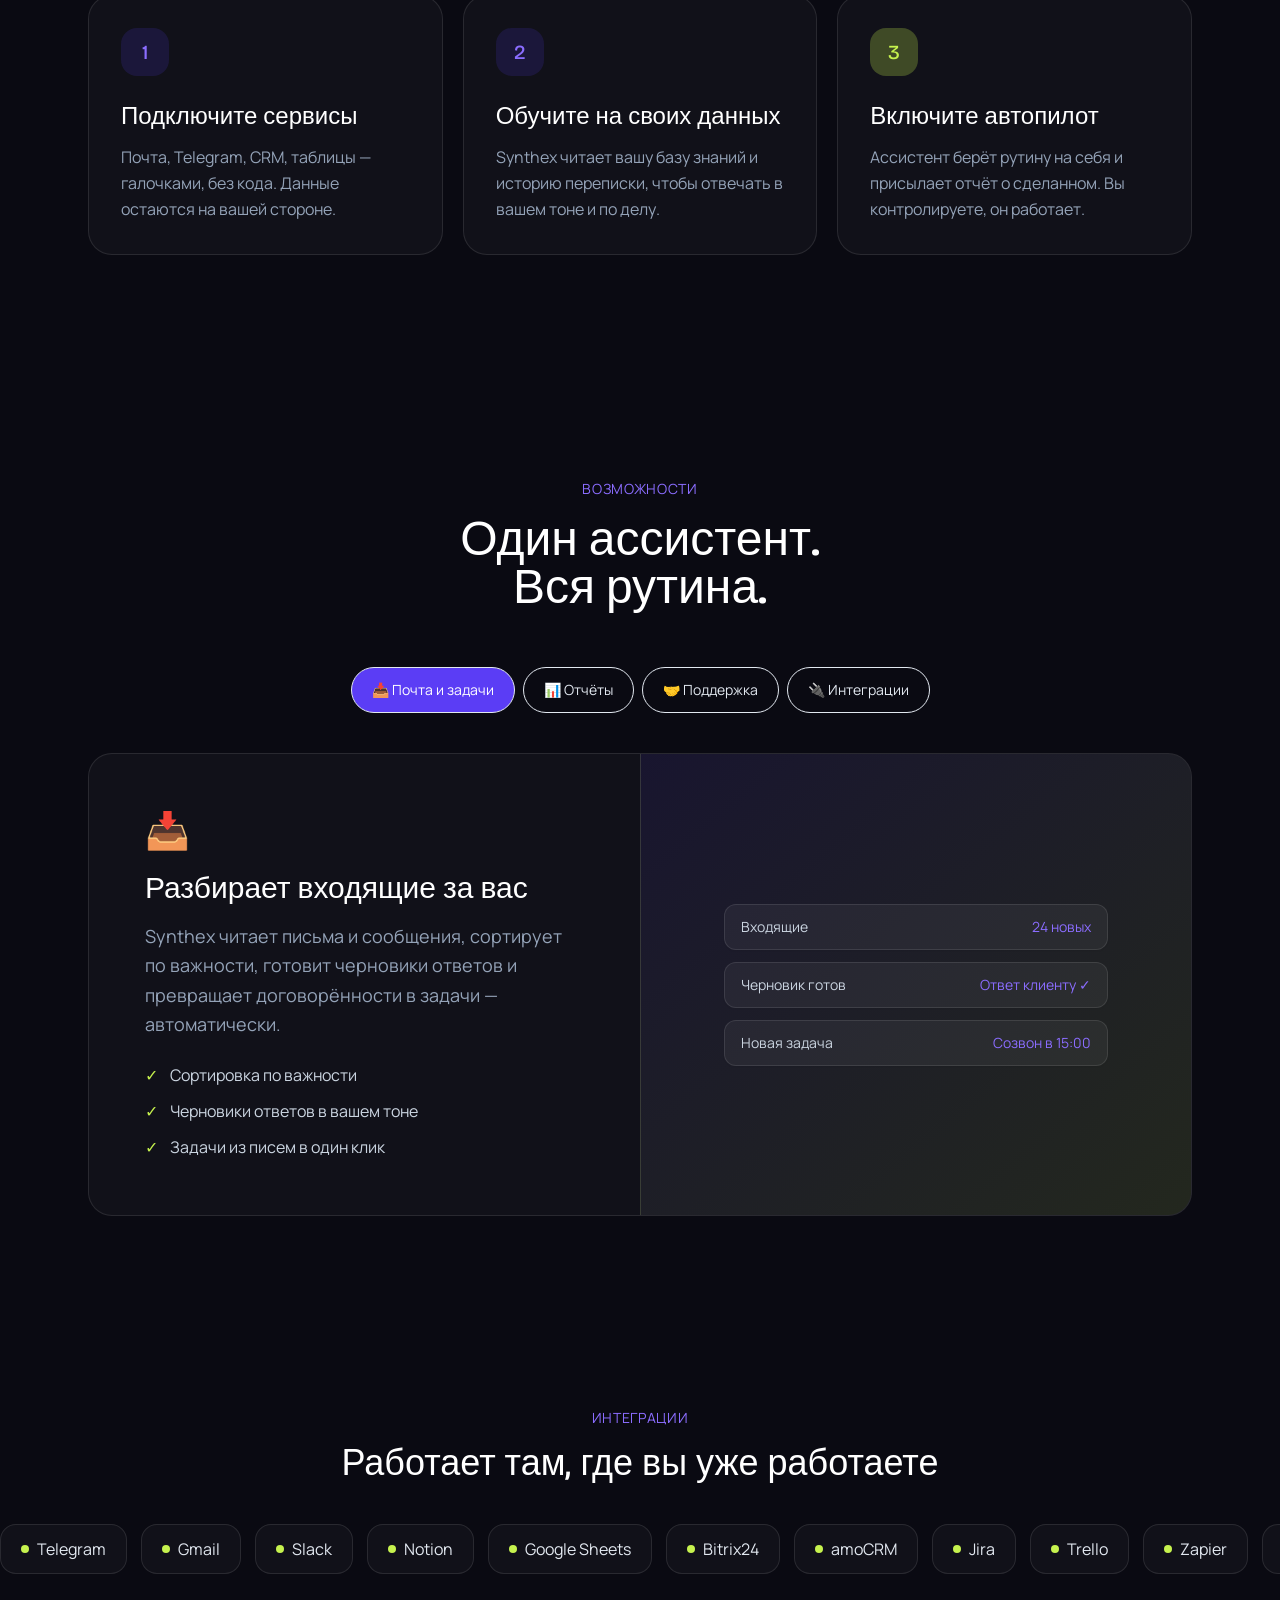
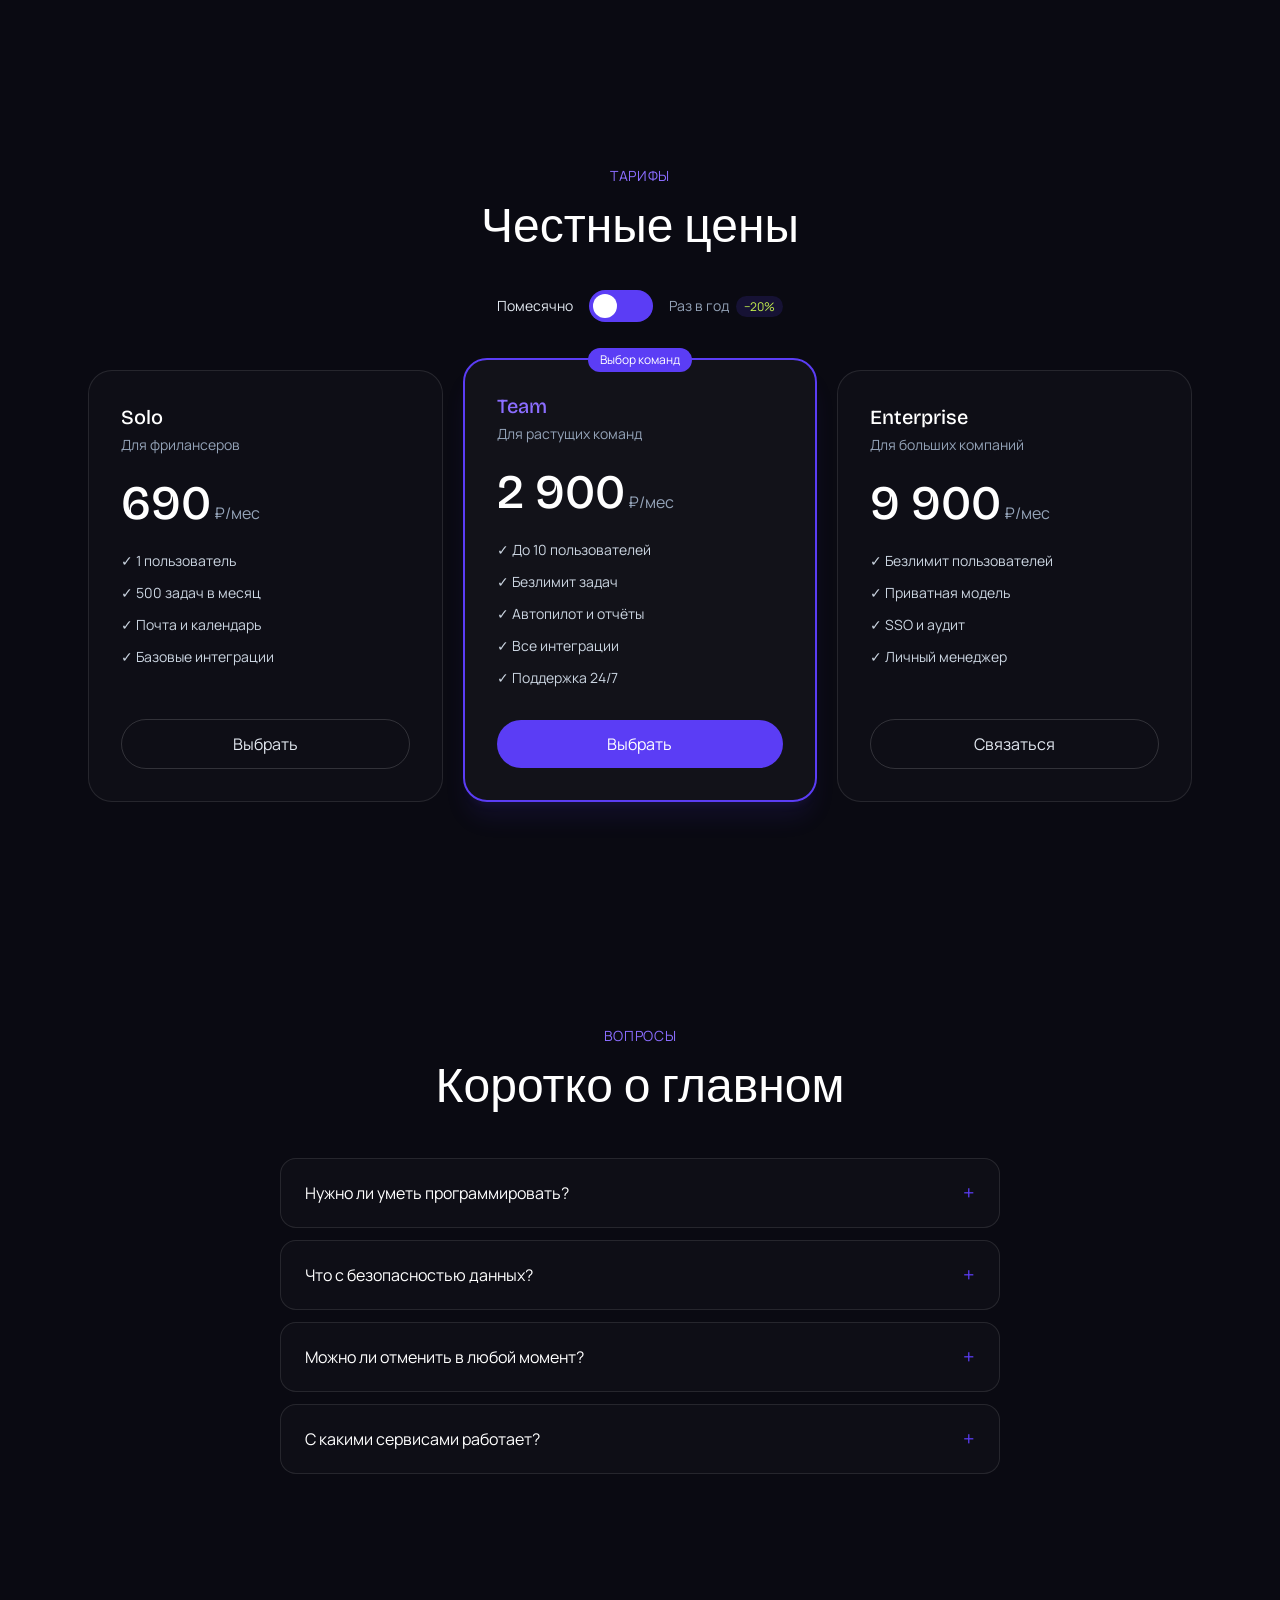
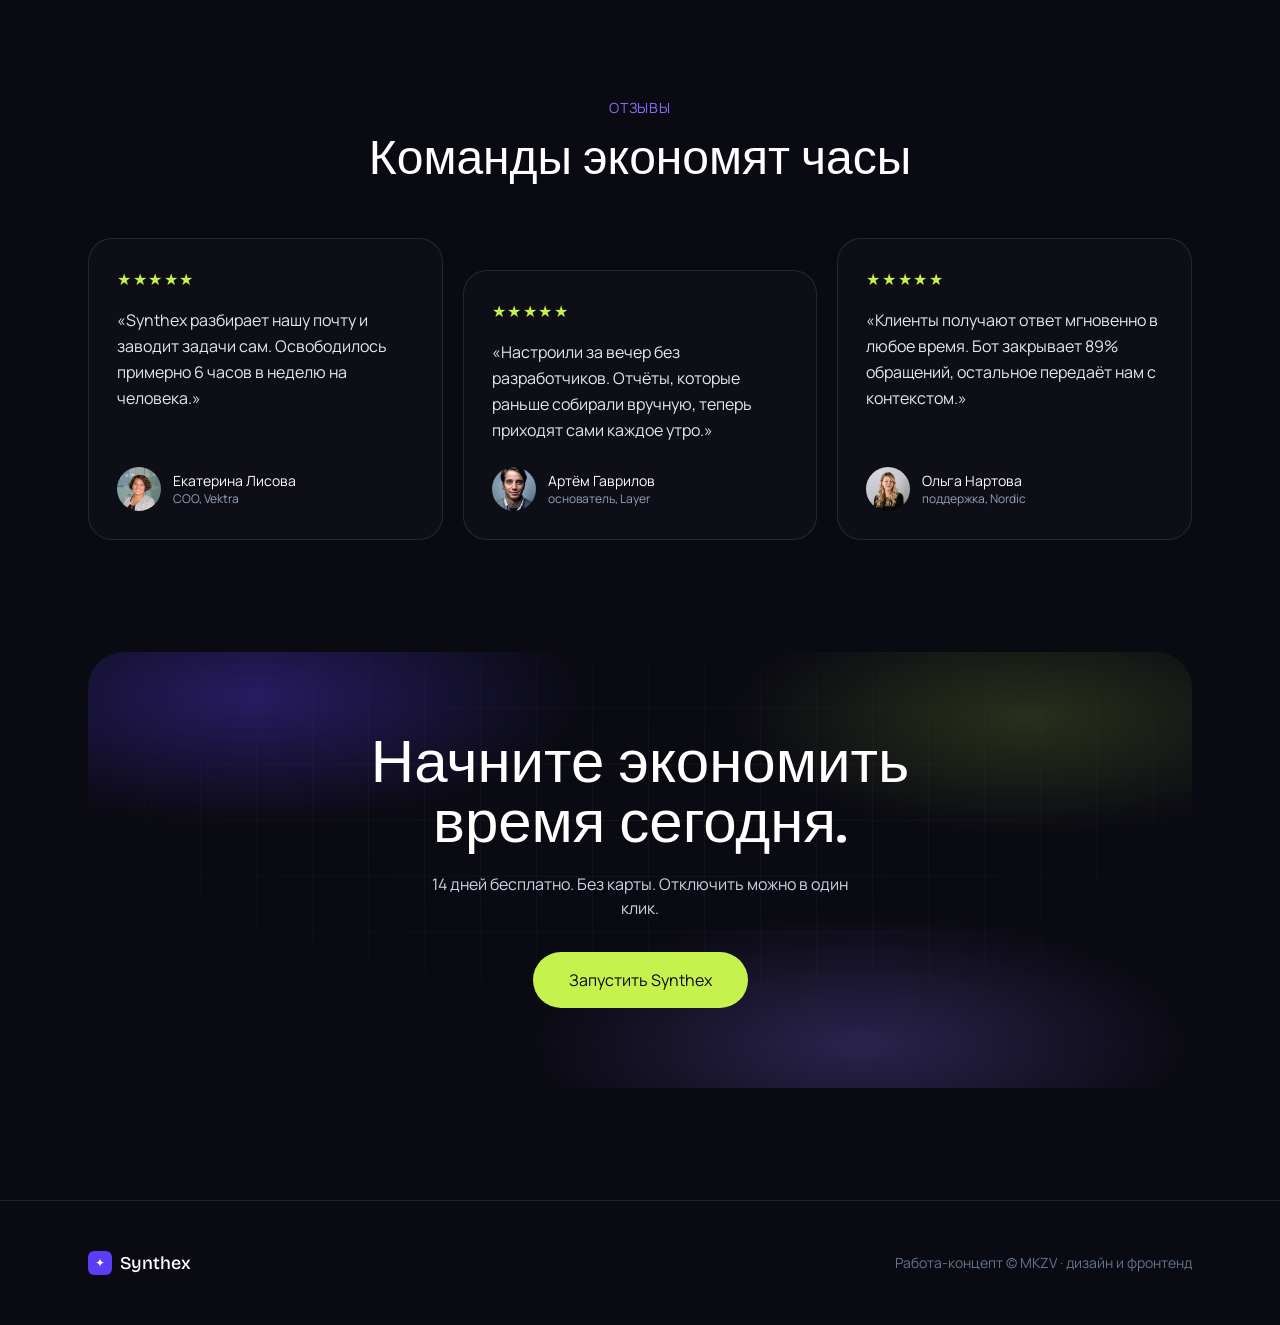
<file: synthex/index.html>
<!DOCTYPE html>
<html lang="ru" class="dark">
<head>
<meta charset="UTF-8" />
<meta name="viewport" content="width=device-width, initial-scale=1.0" />
<title>Synthex — AI-ассистент, который берёт рутину на себя</title>
<meta name="description" content="Synthex — AI-ассистент для команд: разбирает почту, собирает отчёты, отвечает клиентам 24/7 и подключается к вашим сервисам. Настройка за 5 минут, без кода." />
<meta name="robots" content="noindex, follow" />
<link rel="stylesheet" href="assets/fonts/fonts.css" />
<script src="assets/js/tailwind.js"></script>
<script>
tailwind.config={darkMode:'class',theme:{extend:{
  fontFamily:{display:['"Bricolage Grotesque"','sans-serif'],body:['Manrope','sans-serif']},
  colors:{brand:{DEFAULT:'#5b3df5',soft:'#8b6dff'},lime:'#c6f24e',ink:'#0a0a12'},
}}}
</script>
<style>
  html{scroll-behavior:smooth}
  body{font-family:'Manrope',sans-serif}
  .font-display{font-family:'Bricolage Grotesque',sans-serif}
  ::selection{background:#c6f24e;color:#0a0a12}
  .mesh-dark{background:
    radial-gradient(50% 50% at 15% 10%,rgba(91,61,245,.35),transparent 60%),
    radial-gradient(45% 45% at 85% 15%,rgba(198,242,78,.16),transparent 60%),
    radial-gradient(50% 50% at 70% 90%,rgba(139,109,255,.25),transparent 60%),#0a0a12}
  .mesh-themed{background:
    radial-gradient(50% 50% at 15% 10%,rgba(91,61,245,.18),transparent 60%),
    radial-gradient(45% 45% at 85% 15%,rgba(198,242,78,.28),transparent 60%),
    radial-gradient(50% 50% at 70% 90%,rgba(139,109,255,.15),transparent 60%),#f4f3ef}
  .dark .mesh-themed{background:
    radial-gradient(50% 50% at 15% 10%,rgba(91,61,245,.35),transparent 60%),
    radial-gradient(45% 45% at 85% 15%,rgba(198,242,78,.16),transparent 60%),
    radial-gradient(50% 50% at 70% 90%,rgba(139,109,255,.25),transparent 60%),#0a0a12}
  .mesh-themed{background-size:160% 160%;animation:meshmove 20s ease-in-out infinite alternate}
  @keyframes meshmove{to{background-position:100% 100%}}
  .grid-fade{background-image:linear-gradient(rgba(128,128,160,.09) 1px,transparent 1px),linear-gradient(90deg,rgba(128,128,160,.09) 1px,transparent 1px);background-size:56px 56px;-webkit-mask-image:radial-gradient(70% 60% at 50% 40%,#000,transparent);mask-image:radial-gradient(70% 60% at 50% 40%,#000,transparent)}
  .reveal{opacity:0;transform:translateY(28px);transition:.85s cubic-bezier(.2,.7,.2,1)}
  .reveal.in{opacity:1;transform:none}
  .shine{background:linear-gradient(110deg,transparent 30%,rgba(255,255,255,.5) 50%,transparent 70%);background-size:200% 100%;animation:shine 3s linear infinite}
  @keyframes shine{to{background-position:-200% 0}}
  .acc-body{max-height:0;overflow:hidden;transition:max-height .4s ease}
  .float-card{animation:fl 7s ease-in-out infinite}
  @keyframes fl{50%{transform:translateY(-14px) rotate(-1deg)}}
  /* rotating hero word */
  .rot{display:inline-grid;vertical-align:top}
  .rot>span{grid-area:1/1;opacity:0;transform:translateY(40%);transition:.5s cubic-bezier(.2,.7,.2,1);background:linear-gradient(90deg,#5b3df5,#8b6dff);-webkit-background-clip:text;background-clip:text;color:transparent}
  .dark .rot>span{background:linear-gradient(90deg,#8b6dff,#c6f24e);-webkit-background-clip:text;background-clip:text;color:transparent}
  .rot>span.on{opacity:1;transform:none}
  .rot>span.off{opacity:0;transform:translateY(-40%)}
  /* integrations marquee */
  .intg-track{display:flex;gap:14px;width:max-content;animation:mq 26s linear infinite}
  @keyframes mq{to{transform:translateX(-50%)}}
</style>
</head>
<body class="bg-white dark:bg-ink text-slate-800 dark:text-slate-200 transition-colors duration-500 overflow-x-hidden">

<a href="https://github.com/mkzvcode/mkzv-projects" target="_blank" rel="noopener" class="fixed left-5 bottom-5 z-50 text-xs tracking-wider uppercase px-4 py-2.5 rounded-full border border-slate-300 dark:border-white/15 bg-white/70 dark:bg-white/5 backdrop-blur hover:border-brand transition">← все проекты</a>

<!-- NAV -->
<nav id="nav" class="fixed top-0 inset-x-0 z-40 transition-all">
  <div class="max-w-6xl mx-auto px-6 flex items-center justify-between py-5">
    <div class="font-display font-800 text-xl flex items-center gap-2">
      <span class="w-7 h-7 rounded-lg bg-brand grid place-items-center text-white text-sm">✦</span>Synthex
    </div>
    <div class="hidden md:flex items-center gap-8 text-sm">
      <a href="#how" class="hover:text-brand transition">Как работает</a>
      <a href="#features" class="hover:text-brand transition">Возможности</a>
      <a href="#pricing" class="hover:text-brand transition">Цены</a>
      <a href="#faq" class="hover:text-brand transition">Вопросы</a>
    </div>
    <div class="flex items-center gap-3">
      <button id="themeBtn" class="w-10 h-10 rounded-full border border-slate-300 dark:border-white/15 grid place-items-center hover:border-brand transition" aria-label="Тема">
        <span class="dark:hidden">🌙</span><span class="hidden dark:inline">☀️</span>
      </button>
      <a href="#pricing" class="text-sm font-600 bg-brand text-white px-5 py-2.5 rounded-full hover:bg-brand-soft transition">Начать</a>
    </div>
  </div>
</nav>

<!-- HERO -->
<header class="relative min-h-screen mesh-themed overflow-hidden pt-36 pb-20" id="topHero">
  <div class="absolute inset-0 grid-fade"></div>
  <div class="relative max-w-6xl mx-auto px-6 text-center">
    <div class="reveal inline-flex items-center gap-2 px-4 py-2 rounded-full border border-slate-300 dark:border-white/15 bg-white/60 dark:bg-white/5 text-sm text-brand dark:text-lime mb-8 backdrop-blur">
      <span class="w-2 h-2 rounded-full bg-brand dark:bg-lime animate-pulse"></span> Synthex 3.0 — теперь с автопилотом
    </div>
    <h1 class="reveal font-display font-800 text-slate-900 dark:text-white leading-[0.95] tracking-tight text-5xl sm:text-6xl lg:text-8xl">
      <span class="rot" id="rot" aria-hidden="true">
        <span class="on">Рутина</span><span>Почта</span><span>Отчёты</span><span>Поддержка</span>
      </span><br/>на автопилоте.
    </h1>
    <p class="reveal mt-7 text-lg sm:text-xl text-slate-600 dark:text-slate-300 max-w-2xl mx-auto leading-relaxed">
      AI-ассистент Synthex подключается к вашим задачам, письмам и данным — и делает скучное за вас. Команда занимается тем, что важно.
    </p>
    <div class="reveal mt-9 flex flex-wrap gap-4 justify-center">
      <a href="#pricing" class="magnetic font-600 bg-lime text-ink px-8 py-4 rounded-full hover:brightness-105 transition">Попробовать 14 дней</a>
      <a href="#how" class="font-600 border border-slate-300 dark:border-white/20 text-slate-900 dark:text-white px-8 py-4 rounded-full hover:bg-slate-100 dark:hover:bg-white/10 transition">Смотреть демо</a>
    </div>
    <p class="reveal mt-5 text-sm text-slate-500 dark:text-slate-400">Без карты · Настройка за 5 минут</p>

    <!-- floating dashboard mock -->
    <div class="reveal mt-16 max-w-4xl mx-auto">
      <div class="float-card rounded-2xl border border-slate-200 dark:border-white/12 bg-white/70 dark:bg-white/5 backdrop-blur-xl p-3 shadow-2xl">
        <div class="rounded-xl bg-ink/80 overflow-hidden">
          <div class="flex items-center gap-2 px-4 py-3 border-b border-white/10">
            <span class="w-3 h-3 rounded-full bg-red-400"></span><span class="w-3 h-3 rounded-full bg-yellow-400"></span><span class="w-3 h-3 rounded-full bg-green-400"></span>
            <span class="ml-3 text-xs text-slate-400 font-mono">synthex — автопилот</span>
          </div>
          <div class="grid sm:grid-cols-3 gap-3 p-4 text-left">
            <div class="rounded-lg bg-white/5 p-4"><p class="text-xs text-slate-400">Обработано задач</p><p class="font-display font-700 text-2xl text-white mt-1">1 284</p><div class="h-1.5 rounded-full bg-white/10 mt-3"><div class="h-full w-4/5 rounded-full bg-lime"></div></div></div>
            <div class="rounded-lg bg-white/5 p-4"><p class="text-xs text-slate-400">Сэкономлено часов</p><p class="font-display font-700 text-2xl text-white mt-1">312</p><div class="h-1.5 rounded-full bg-white/10 mt-3"><div class="h-full w-3/5 rounded-full bg-brand-soft"></div></div></div>
            <div class="rounded-lg bg-white/5 p-4"><p class="text-xs text-slate-400">Точность ответов</p><p class="font-display font-700 text-2xl text-white mt-1">98.6%</p><div class="h-1.5 rounded-full bg-white/10 mt-3"><div class="h-full rounded-full bg-lime shine" style="width:98%"></div></div></div>
          </div>
        </div>
      </div>
    </div>

    <!-- logos -->
    <div class="reveal mt-16">
      <p class="text-xs uppercase tracking-widest text-slate-400 mb-6">Нам доверяют команды из</p>
      <div class="flex flex-wrap justify-center gap-x-10 gap-y-4 font-display font-700 text-slate-400 text-xl opacity-70">
        <span>Nordic</span><span>Vektra</span><span>Полюс</span><span>Layer</span><span>Обувь+</span><span>Kontur</span>
      </div>
    </div>
  </div>
</header>

<!-- IMPACT stats -->
<section class="border-y border-slate-200 dark:border-white/10">
  <div class="max-w-6xl mx-auto px-6 py-16 grid grid-cols-2 md:grid-cols-4 gap-8 text-center">
    <div class="reveal"><p class="font-display font-800 text-4xl sm:text-5xl text-slate-900 dark:text-white"><span class="cnt" data-to="6" data-suffix="ч">0</span></p><p class="text-slate-500 dark:text-slate-400 text-sm mt-2">в неделю на человека</p></div>
    <div class="reveal"><p class="font-display font-800 text-4xl sm:text-5xl text-slate-900 dark:text-white"><span class="cnt" data-to="89" data-suffix="%">0</span></p><p class="text-slate-500 dark:text-slate-400 text-sm mt-2">обращений закрывает бот</p></div>
    <div class="reveal"><p class="font-display font-800 text-4xl sm:text-5xl text-slate-900 dark:text-white"><span class="cnt" data-to="50" data-suffix="+">0</span></p><p class="text-slate-500 dark:text-slate-400 text-sm mt-2">готовых интеграций</p></div>
    <div class="reveal"><p class="font-display font-800 text-4xl sm:text-5xl text-slate-900 dark:text-white"><span class="cnt" data-to="5" data-suffix=" мин">0</span></p><p class="text-slate-500 dark:text-slate-400 text-sm mt-2">на настройку без кода</p></div>
  </div>
</section>

<!-- HOW IT WORKS -->
<section id="how" class="max-w-6xl mx-auto px-6 py-28">
  <div class="reveal text-center max-w-2xl mx-auto mb-16">
    <p class="text-brand dark:text-brand-soft text-sm font-700 uppercase tracking-wider">Как это работает</p>
    <h2 class="font-display font-800 text-4xl sm:text-5xl mt-4 text-slate-900 dark:text-white">Три шага до автопилота</h2>
  </div>
  <div class="grid md:grid-cols-3 gap-5 relative">
    <div class="reveal rounded-3xl border border-slate-200 dark:border-white/10 bg-slate-50 dark:bg-white/[.03] p-8">
      <div class="w-12 h-12 rounded-2xl bg-brand/15 text-brand dark:text-brand-soft grid place-items-center font-display font-800 text-xl mb-6">1</div>
      <h3 class="font-display font-700 text-2xl text-slate-900 dark:text-white mb-3">Подключите сервисы</h3>
      <p class="text-slate-600 dark:text-slate-400 leading-relaxed">Почта, Telegram, CRM, таблицы — галочками, без кода. Данные остаются на вашей стороне.</p>
    </div>
    <div class="reveal rounded-3xl border border-slate-200 dark:border-white/10 bg-slate-50 dark:bg-white/[.03] p-8">
      <div class="w-12 h-12 rounded-2xl bg-brand/15 text-brand dark:text-brand-soft grid place-items-center font-display font-800 text-xl mb-6">2</div>
      <h3 class="font-display font-700 text-2xl text-slate-900 dark:text-white mb-3">Обучите на своих данных</h3>
      <p class="text-slate-600 dark:text-slate-400 leading-relaxed">Synthex читает вашу базу знаний и историю переписки, чтобы отвечать в вашем тоне и по делу.</p>
    </div>
    <div class="reveal rounded-3xl border border-slate-200 dark:border-white/10 bg-slate-50 dark:bg-white/[.03] p-8">
      <div class="w-12 h-12 rounded-2xl bg-lime/25 text-slate-900 dark:text-lime grid place-items-center font-display font-800 text-xl mb-6">3</div>
      <h3 class="font-display font-700 text-2xl text-slate-900 dark:text-white mb-3">Включите автопилот</h3>
      <p class="text-slate-600 dark:text-slate-400 leading-relaxed">Ассистент берёт рутину на себя и присылает отчёт о сделанном. Вы контролируете, он работает.</p>
    </div>
  </div>
</section>

<!-- FEATURES (tabs) -->
<section id="features" class="max-w-6xl mx-auto px-6 py-28">
  <div class="reveal text-center max-w-2xl mx-auto mb-14">
    <p class="text-brand dark:text-brand-soft text-sm font-700 uppercase tracking-wider">Возможности</p>
    <h2 class="font-display font-800 text-4xl sm:text-5xl mt-4 text-slate-900 dark:text-white">Один ассистент.<br/>Вся рутина.</h2>
  </div>

  <div class="reveal flex flex-wrap justify-center gap-2 mb-10" id="tabs">
    <button class="tab-btn px-5 py-3 rounded-full text-sm font-600 border border-slate-200 dark:border-white/12 transition" data-tab="0">📥 Почта и задачи</button>
    <button class="tab-btn px-5 py-3 rounded-full text-sm font-600 border border-slate-200 dark:border-white/12 transition" data-tab="1">📊 Отчёты</button>
    <button class="tab-btn px-5 py-3 rounded-full text-sm font-600 border border-slate-200 dark:border-white/12 transition" data-tab="2">🤝 Поддержка</button>
    <button class="tab-btn px-5 py-3 rounded-full text-sm font-600 border border-slate-200 dark:border-white/12 transition" data-tab="3">🔌 Интеграции</button>
  </div>

  <div class="reveal rounded-3xl border border-slate-200 dark:border-white/10 bg-slate-50 dark:bg-white/[.03] overflow-hidden">
    <div class="grid lg:grid-cols-2">
      <div class="p-10 sm:p-14 flex flex-col justify-center">
        <div id="tabIcon" class="text-4xl mb-5">📥</div>
        <h3 id="tabTitle" class="font-display font-700 text-3xl text-slate-900 dark:text-white mb-4">Разбирает входящие за вас</h3>
        <p id="tabDesc" class="text-slate-600 dark:text-slate-400 leading-relaxed text-lg">Synthex читает письма и сообщения, сортирует по важности, готовит черновики ответов и превращает договорённости в задачи — автоматически.</p>
        <ul id="tabList" class="mt-6 space-y-3 text-slate-700 dark:text-slate-300"></ul>
      </div>
      <div class="relative bg-gradient-to-br from-brand/10 to-lime/10 p-10 sm:p-14 grid place-items-center min-h-[360px] border-t lg:border-t-0 lg:border-l border-slate-200 dark:border-white/10">
        <div id="tabVisual" class="w-full max-w-sm space-y-3"></div>
      </div>
    </div>
  </div>
</section>

<!-- INTEGRATIONS -->
<section class="py-20 overflow-hidden">
  <div class="max-w-2xl mx-auto px-6 text-center mb-10 reveal">
    <p class="text-brand dark:text-brand-soft text-sm font-700 uppercase tracking-wider">Интеграции</p>
    <h2 class="font-display font-800 text-3xl sm:text-4xl mt-4 text-slate-900 dark:text-white">Работает там, где вы уже работаете</h2>
  </div>
  <div class="relative">
    <div class="intg-track" id="intgTrack"></div>
  </div>
</section>

<!-- PRICING -->
<section id="pricing" class="max-w-6xl mx-auto px-6 py-28">
  <div class="reveal text-center max-w-2xl mx-auto mb-10">
    <p class="text-brand dark:text-brand-soft text-sm font-700 uppercase tracking-wider">Тарифы</p>
    <h2 class="font-display font-800 text-4xl sm:text-5xl mt-4 text-slate-900 dark:text-white">Честные цены</h2>
  </div>

  <div class="reveal flex items-center justify-center gap-4 mb-12">
    <span id="lblMonth" class="text-sm font-600">Помесячно</span>
    <button id="billToggle" class="relative w-16 h-8 rounded-full bg-brand transition" aria-label="Переключить оплату">
      <span id="knob" class="absolute top-1 left-1 w-6 h-6 rounded-full bg-white transition-transform duration-300"></span>
    </button>
    <span id="lblYear" class="text-sm font-600 text-slate-400">Раз в год <span class="text-lime bg-brand/15 px-2 py-0.5 rounded-full text-xs ml-1">−20%</span></span>
  </div>

  <div class="grid md:grid-cols-3 gap-5 items-stretch">
    <div class="reveal rounded-3xl border border-slate-200 dark:border-white/10 p-8 flex flex-col bg-white dark:bg-white/[.02]">
      <p class="font-display font-700 text-xl text-slate-900 dark:text-white">Solo</p>
      <p class="text-slate-500 dark:text-slate-400 text-sm mt-1">Для фрилансеров</p>
      <p class="mt-6"><span class="font-display font-800 text-5xl text-slate-900 dark:text-white price" data-m="690" data-y="552">690</span><span class="text-slate-400"> ₽/мес</span></p>
      <ul class="mt-6 space-y-3 text-sm text-slate-600 dark:text-slate-300 flex-1">
        <li>✓ 1 пользователь</li><li>✓ 500 задач в месяц</li><li>✓ Почта и календарь</li><li>✓ Базовые интеграции</li>
      </ul>
      <a href="#" class="mt-8 text-center rounded-full py-3 font-600 border border-slate-300 dark:border-white/15 hover:border-brand transition">Выбрать</a>
    </div>
    <div class="reveal rounded-3xl border-2 border-brand p-8 flex flex-col relative bg-white dark:bg-white/[.03] shadow-xl shadow-brand/10 md:-mt-3">
      <span class="absolute -top-3 left-1/2 -translate-x-1/2 bg-brand text-white text-xs font-700 px-3 py-1 rounded-full">Выбор команд</span>
      <p class="font-display font-700 text-xl text-brand dark:text-brand-soft">Team</p>
      <p class="text-slate-500 dark:text-slate-400 text-sm mt-1">Для растущих команд</p>
      <p class="mt-6"><span class="font-display font-800 text-5xl text-slate-900 dark:text-white price" data-m="2900" data-y="2320">2 900</span><span class="text-slate-400"> ₽/мес</span></p>
      <ul class="mt-6 space-y-3 text-sm text-slate-600 dark:text-slate-300 flex-1">
        <li>✓ До 10 пользователей</li><li>✓ Безлимит задач</li><li>✓ Автопилот и отчёты</li><li>✓ Все интеграции</li><li>✓ Поддержка 24/7</li>
      </ul>
      <a href="#" class="mt-8 text-center rounded-full py-3 font-700 bg-brand text-white hover:bg-brand-soft transition">Выбрать</a>
    </div>
    <div class="reveal rounded-3xl border border-slate-200 dark:border-white/10 p-8 flex flex-col bg-white dark:bg-white/[.02]">
      <p class="font-display font-700 text-xl text-slate-900 dark:text-white">Enterprise</p>
      <p class="text-slate-500 dark:text-slate-400 text-sm mt-1">Для больших компаний</p>
      <p class="mt-6"><span class="font-display font-800 text-5xl text-slate-900 dark:text-white price" data-m="9900" data-y="7920">9 900</span><span class="text-slate-400"> ₽/мес</span></p>
      <ul class="mt-6 space-y-3 text-sm text-slate-600 dark:text-slate-300 flex-1">
        <li>✓ Безлимит пользователей</li><li>✓ Приватная модель</li><li>✓ SSO и аудит</li><li>✓ Личный менеджер</li>
      </ul>
      <a href="#" class="mt-8 text-center rounded-full py-3 font-600 border border-slate-300 dark:border-white/15 hover:border-brand transition">Связаться</a>
    </div>
  </div>
</section>

<!-- FAQ -->
<section id="faq" class="max-w-3xl mx-auto px-6 py-28">
  <div class="reveal text-center mb-12">
    <p class="text-brand dark:text-brand-soft text-sm font-700 uppercase tracking-wider">Вопросы</p>
    <h2 class="font-display font-800 text-4xl sm:text-5xl mt-4 text-slate-900 dark:text-white">Коротко о главном</h2>
  </div>
  <div class="space-y-3" id="faqList"></div>
</section>

<!-- TESTIMONIALS -->
<section class="max-w-6xl mx-auto px-6 py-28">
  <div class="reveal text-center max-w-xl mx-auto mb-14">
    <p class="text-brand dark:text-brand-soft text-sm font-700 uppercase tracking-wider">Отзывы</p>
    <h2 class="font-display font-800 text-4xl sm:text-5xl mt-4 text-slate-900 dark:text-white">Команды экономят часы</h2>
  </div>
  <div class="grid md:grid-cols-3 gap-5">
    <figure class="reveal rounded-3xl border border-slate-200 dark:border-white/10 bg-white dark:bg-white/[.02] p-7 flex flex-col">
      <div class="text-brand dark:text-lime mb-4 tracking-widest">★★★★★</div>
      <blockquote class="text-slate-700 dark:text-slate-200 leading-relaxed flex-1">«Synthex разбирает нашу почту и заводит задачи сам. Освободилось примерно 6 часов в неделю на человека.»</blockquote>
      <figcaption class="mt-6 flex items-center gap-3">
        <img src="assets/img/a1.jpg" class="w-11 h-11 rounded-full object-cover" alt="Аватар"/>
        <div><p class="font-600 text-sm text-slate-900 dark:text-white">Екатерина Лисова</p><p class="text-slate-500 dark:text-slate-400 text-xs">COO, Vektra</p></div>
      </figcaption>
    </figure>
    <figure class="reveal rounded-3xl border border-slate-200 dark:border-white/10 bg-white dark:bg-white/[.02] p-7 flex flex-col md:mt-8">
      <div class="text-brand dark:text-lime mb-4 tracking-widest">★★★★★</div>
      <blockquote class="text-slate-700 dark:text-slate-200 leading-relaxed flex-1">«Настроили за вечер без разработчиков. Отчёты, которые раньше собирали вручную, теперь приходят сами каждое утро.»</blockquote>
      <figcaption class="mt-6 flex items-center gap-3">
        <img src="assets/img/a2.jpg" class="w-11 h-11 rounded-full object-cover" alt="Аватар"/>
        <div><p class="font-600 text-sm text-slate-900 dark:text-white">Артём Гаврилов</p><p class="text-slate-500 dark:text-slate-400 text-xs">основатель, Layer</p></div>
      </figcaption>
    </figure>
    <figure class="reveal rounded-3xl border border-slate-200 dark:border-white/10 bg-white dark:bg-white/[.02] p-7 flex flex-col">
      <div class="text-brand dark:text-lime mb-4 tracking-widest">★★★★★</div>
      <blockquote class="text-slate-700 dark:text-slate-200 leading-relaxed flex-1">«Клиенты получают ответ мгновенно в любое время. Бот закрывает 89% обращений, остальное передаёт нам с контекстом.»</blockquote>
      <figcaption class="mt-6 flex items-center gap-3">
        <img src="assets/img/a3.jpg" class="w-11 h-11 rounded-full object-cover" alt="Аватар"/>
        <div><p class="font-600 text-sm text-slate-900 dark:text-white">Ольга Нартова</p><p class="text-slate-500 dark:text-slate-400 text-xs">поддержка, Nordic</p></div>
      </figcaption>
    </figure>
  </div>
</section>

<!-- CTA -->
<section class="max-w-6xl mx-auto px-6 pb-28">
  <div class="reveal relative overflow-hidden rounded-[36px] mesh-dark p-12 sm:p-20 text-center">
    <div class="absolute inset-0 grid-fade"></div>
    <div class="relative">
      <h2 class="font-display font-800 text-white text-4xl sm:text-6xl leading-tight">Начните экономить<br/>время сегодня.</h2>
      <p class="text-slate-300 mt-5 max-w-md mx-auto">14 дней бесплатно. Без карты. Отключить можно в один клик.</p>
      <a href="#" class="magnetic inline-block mt-8 bg-lime text-ink font-700 px-9 py-4 rounded-full hover:brightness-105 transition">Запустить Synthex</a>
    </div>
  </div>
</section>

<footer class="border-t border-slate-200 dark:border-white/10 py-12">
  <div class="max-w-6xl mx-auto px-6 flex flex-col sm:flex-row items-center justify-between gap-4 text-slate-500 text-sm">
    <div class="font-display font-800 text-lg flex items-center gap-2 text-slate-900 dark:text-white"><span class="w-6 h-6 rounded-md bg-brand grid place-items-center text-white text-xs">✦</span>Synthex</div>
    <p>Работа-концепт © MKZV · дизайн и фронтенд</p>
  </div>
</footer>

<script>
  // theme
  const root=document.documentElement;
  const nav=document.getElementById('nav');
  if(localStorage.getItem('synthex-theme')==='light') root.classList.remove('dark');
  function syncNav(){
    const s=scrollY>30, dark=root.classList.contains('dark');
    nav.style.background=s?(dark?'rgba(10,10,18,.8)':'rgba(255,255,255,.8)'):'transparent';
    nav.style.backdropFilter=s?'blur(12px)':'none';
    nav.style.borderBottom=s?'1px solid rgba(128,128,160,.14)':'none';
  }
  document.getElementById('themeBtn').addEventListener('click',()=>{
    root.classList.toggle('dark');
    localStorage.setItem('synthex-theme',root.classList.contains('dark')?'dark':'light');
    syncNav();
  });
  addEventListener('scroll',syncNav,{passive:true});

  // reveals
  const io=new IntersectionObserver(es=>es.forEach(e=>{if(e.isIntersecting){e.target.classList.add('in');io.unobserve(e.target)}}),{threshold:.12});
  document.querySelectorAll('.reveal').forEach((el,i)=>{el.style.transitionDelay=(i%3*70)+'ms';io.observe(el)});

  // counters
  const cio=new IntersectionObserver(es=>es.forEach(e=>{if(e.isIntersecting){
    const el=e.target,to=+el.dataset.to,suf=el.dataset.suffix||'';const t0=performance.now();
    (function t(now){const p=Math.min((now-t0)/1500,1);const e2=1-Math.pow(1-p,3);
      el.textContent=Math.round(to*e2)+suf;if(p<1)requestAnimationFrame(t)})(t0);
    cio.unobserve(el);
  }}),{threshold:.6});
  document.querySelectorAll('.cnt').forEach(el=>cio.observe(el));

  // rotating hero word
  const rotEls=[...document.querySelectorAll('#rot>span')];let ri=0;
  setInterval(()=>{
    rotEls[ri].classList.remove('on');rotEls[ri].classList.add('off');
    const prev=ri; ri=(ri+1)%rotEls.length;
    rotEls[ri].classList.remove('off');rotEls[ri].classList.add('on');
    setTimeout(()=>rotEls[prev].classList.remove('off'),500);
  },2200);

  // magnetic buttons
  document.querySelectorAll('.magnetic').forEach(b=>{
    b.addEventListener('mousemove',e=>{const r=b.getBoundingClientRect();
      b.style.transform=`translate(${(e.clientX-r.left-r.width/2)*.25}px,${(e.clientY-r.top-r.height/2)*.35}px)`;});
    b.addEventListener('mouseleave',()=>b.style.transform='translate(0,0)');
  });

  // integrations marquee
  const integrations=['Telegram','Gmail','Slack','Notion','Google Sheets','Bitrix24','amoCRM','Jira','Trello','Zapier','Webhooks','API'];
  const track=document.getElementById('intgTrack');
  const chip=n=>`<div class="shrink-0 flex items-center gap-2 px-5 py-3 rounded-2xl border border-slate-200 dark:border-white/10 bg-white dark:bg-white/[.03] font-600 text-slate-700 dark:text-slate-200"><span class="w-2 h-2 rounded-full bg-lime"></span>${n}</div>`;
  track.innerHTML=[...integrations,...integrations].map(chip).join('');

  // TABS
  const tabs=[
    {icon:'📥',title:'Разбирает входящие за вас',desc:'Synthex читает письма и сообщения, сортирует по важности, готовит черновики ответов и превращает договорённости в задачи — автоматически.',
     list:['Сортировка по важности','Черновики ответов в вашем тоне','Задачи из писем в один клик'],
     visual:[['Входящие','24 новых'],['Черновик готов','Ответ клиенту ✓'],['Новая задача','Созвон в 15:00']]},
    {icon:'📊',title:'Собирает отчёты сам',desc:'Каждое утро Synthex готовит сводку по проектам, продажам и метрикам — в понятном виде, без ручной возни с таблицами.',
     list:['Ежедневные сводки','Графики и тренды','Экспорт в PDF и Notion'],
     visual:[['Выручка за неделю','+18% ↑'],['Топ-канал','Органика'],['Отчёт отправлен','Команде ✓']]},
    {icon:'🤝',title:'Отвечает клиентам 24/7',desc:'AI-агент подхватывает обращения в чате и почте, отвечает на частые вопросы и передаёт сложное живому оператору с полным контекстом.',
     list:['Мгновенные ответы','Передача оператору с историей','База знаний из ваших данных'],
     visual:[['Обращений сегодня','142'],['Решено ботом','89%'],['Средний ответ','8 сек']]},
    {icon:'🔌',title:'Работает с вашими сервисами',desc:'Подключается к Telegram, почте, CRM, таблицам и десяткам других инструментов. Ваши данные остаются на месте — Synthex просто помогает.',
     list:['50+ готовых интеграций','API и вебхуки','Данные под вашим контролем'],
     visual:[['Telegram','Подключено ✓'],['CRM','Синхронизация'],['Таблицы','Онлайн ✓']]},
  ];
  const tabBtns=document.querySelectorAll('.tab-btn');
  function setTab(i){
    const t=tabs[i];
    document.getElementById('tabIcon').textContent=t.icon;
    document.getElementById('tabTitle').textContent=t.title;
    document.getElementById('tabDesc').textContent=t.desc;
    document.getElementById('tabList').innerHTML=t.list.map(x=>`<li class="flex items-center gap-3"><span class="text-lime">✓</span>${x}</li>`).join('');
    document.getElementById('tabVisual').innerHTML=t.visual.map(([a,b],k)=>`
      <div class="flex items-center justify-between rounded-xl bg-white dark:bg-white/5 border border-slate-200 dark:border-white/10 px-4 py-3 shadow-sm" style="animation:fl .5s ${k*0.06}s both">
        <span class="text-sm text-slate-600 dark:text-slate-300">${a}</span>
        <span class="text-sm font-700 text-brand dark:text-brand-soft">${b}</span></div>`).join('');
    tabBtns.forEach((b,k)=>{
      const on=k===i;
      b.classList.toggle('bg-brand',on);b.classList.toggle('text-white',on);b.classList.toggle('border-brand',on);
    });
  }
  tabBtns.forEach((b,i)=>b.addEventListener('click',()=>setTab(i)));
  setTab(0);

  // PRICING toggle
  let yearly=false;
  const knob=document.getElementById('knob'),lblM=document.getElementById('lblMonth'),lblY=document.getElementById('lblYear');
  document.getElementById('billToggle').addEventListener('click',()=>{
    yearly=!yearly;
    knob.style.transform=yearly?'translateX(32px)':'translateX(0)';
    lblM.classList.toggle('text-slate-400',yearly);lblY.classList.toggle('text-slate-400',!yearly);
    document.querySelectorAll('.price').forEach(el=>{
      const v=yearly?+el.dataset.y:+el.dataset.m;
      const start=parseInt(el.textContent.replace(/\s/g,''))||v,end=v,t0=performance.now();
      (function anim(t){const p=Math.min((t-t0)/400,1);const cur=Math.round(start+(end-start)*p);el.textContent=cur.toLocaleString('ru-RU');if(p<1)requestAnimationFrame(anim)})(t0);
    });
  });

  // FAQ
  const faqs=[
    ['Нужно ли уметь программировать?','Нет. Synthex настраивается через простой интерфейс за пять минут — подключаете сервисы галочками, без единой строки кода.'],
    ['Что с безопасностью данных?','Данные хранятся в изолированном контуре, шифруются и не используются для обучения моделей. На тарифе Enterprise доступна приватная модель.'],
    ['Можно ли отменить в любой момент?','Да. Подписка отключается в один клик, без звонков в поддержку и «удержаний». Оплата не спишется за следующий период.'],
    ['С какими сервисами работает?','Telegram, почта, Google-таблицы, популярные CRM и ещё 50+ интеграций. Есть открытый API и вебхуки для своих сценариев.'],
  ];
  document.getElementById('faqList').innerHTML=faqs.map(([q,a])=>`
    <div class="rounded-2xl border border-slate-200 dark:border-white/10 overflow-hidden bg-white dark:bg-white/[.02]">
      <button class="faq-q w-full flex items-center justify-between gap-4 text-left px-6 py-5 font-600 text-slate-900 dark:text-white">
        <span>${q}</span><span class="faq-ic text-brand text-xl transition-transform shrink-0">+</span>
      </button>
      <div class="acc-body"><p class="px-6 pb-5 text-slate-600 dark:text-slate-400 leading-relaxed">${a}</p></div>
    </div>`).join('');
  document.querySelectorAll('.faq-q').forEach(btn=>btn.addEventListener('click',()=>{
    const body=btn.nextElementSibling,ic=btn.querySelector('.faq-ic'),open=body.style.maxHeight&&body.style.maxHeight!=='0px';
    document.querySelectorAll('.acc-body').forEach(b=>{b.style.maxHeight='0px';b.previousElementSibling.querySelector('.faq-ic').style.transform='none'});
    if(!open){body.style.maxHeight=body.scrollHeight+'px';ic.style.transform='rotate(45deg)'}
  }));
</script>
</body>
</html>
</file>
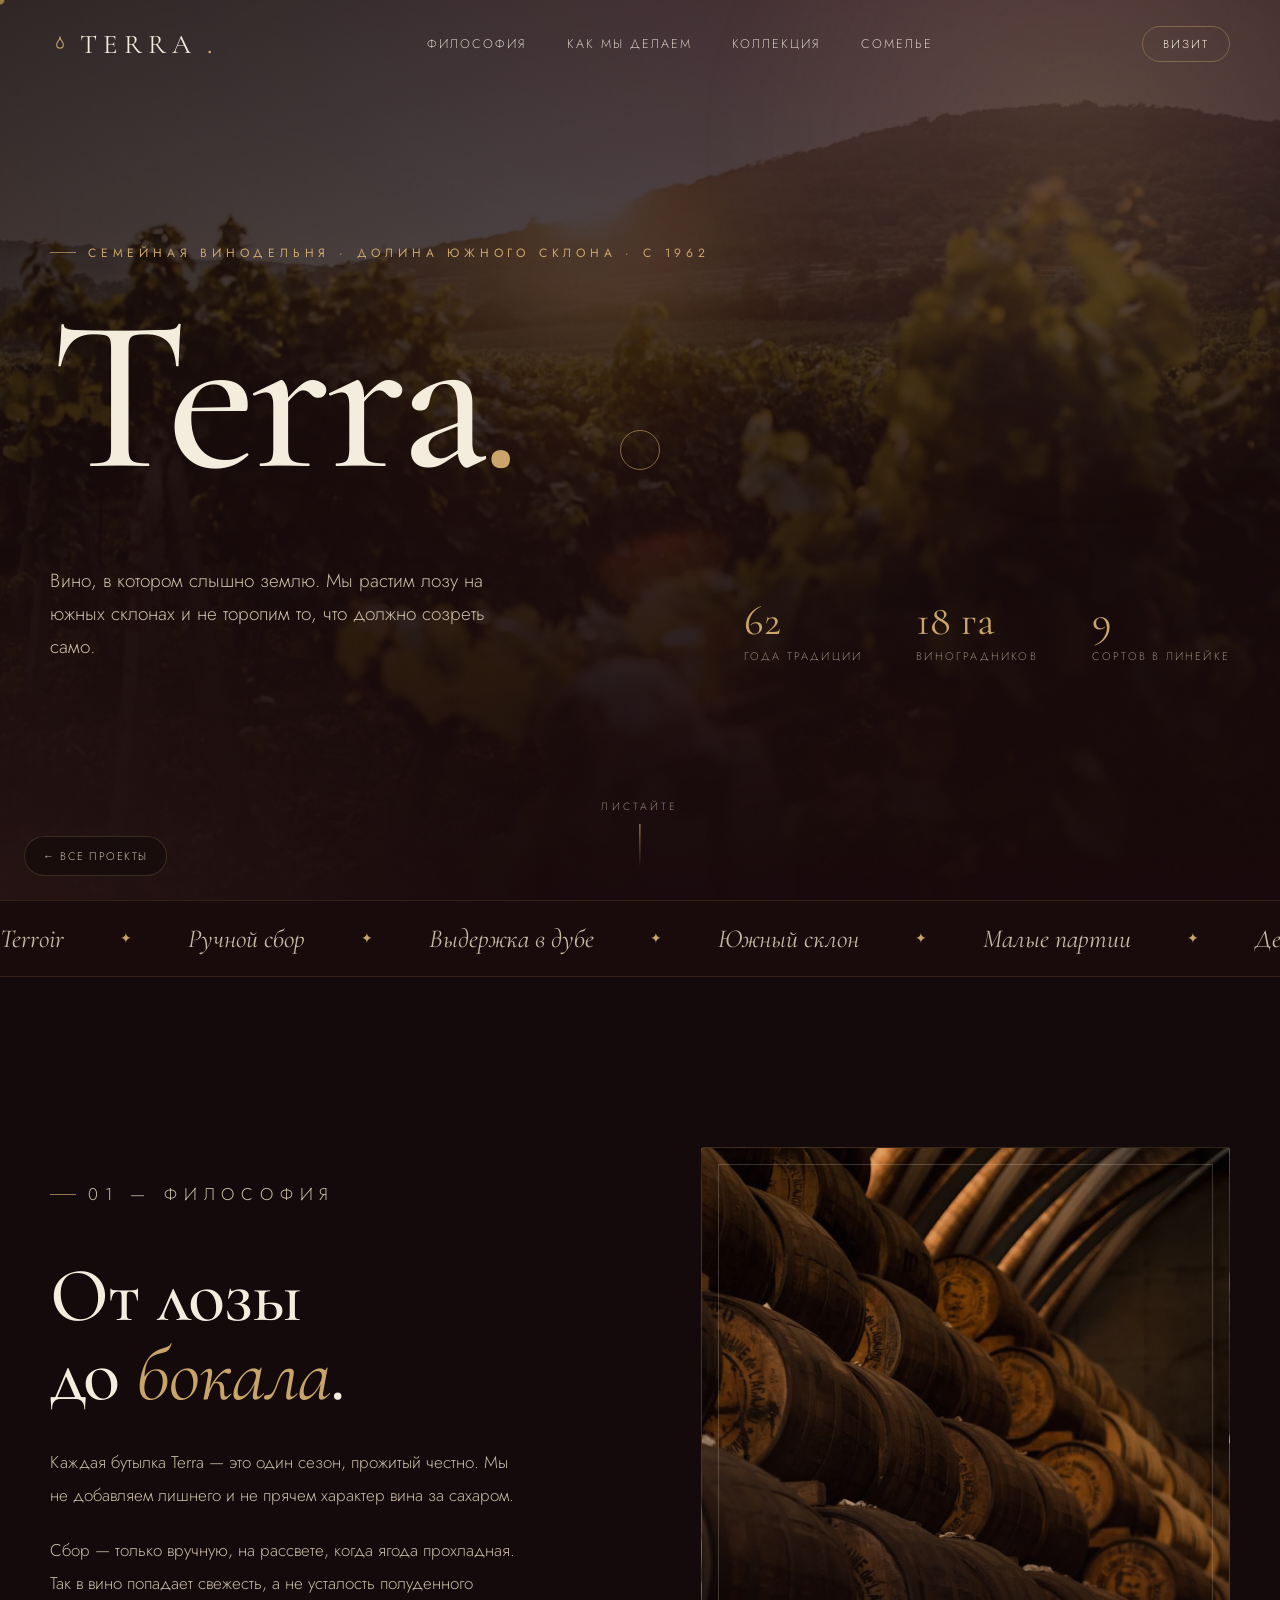
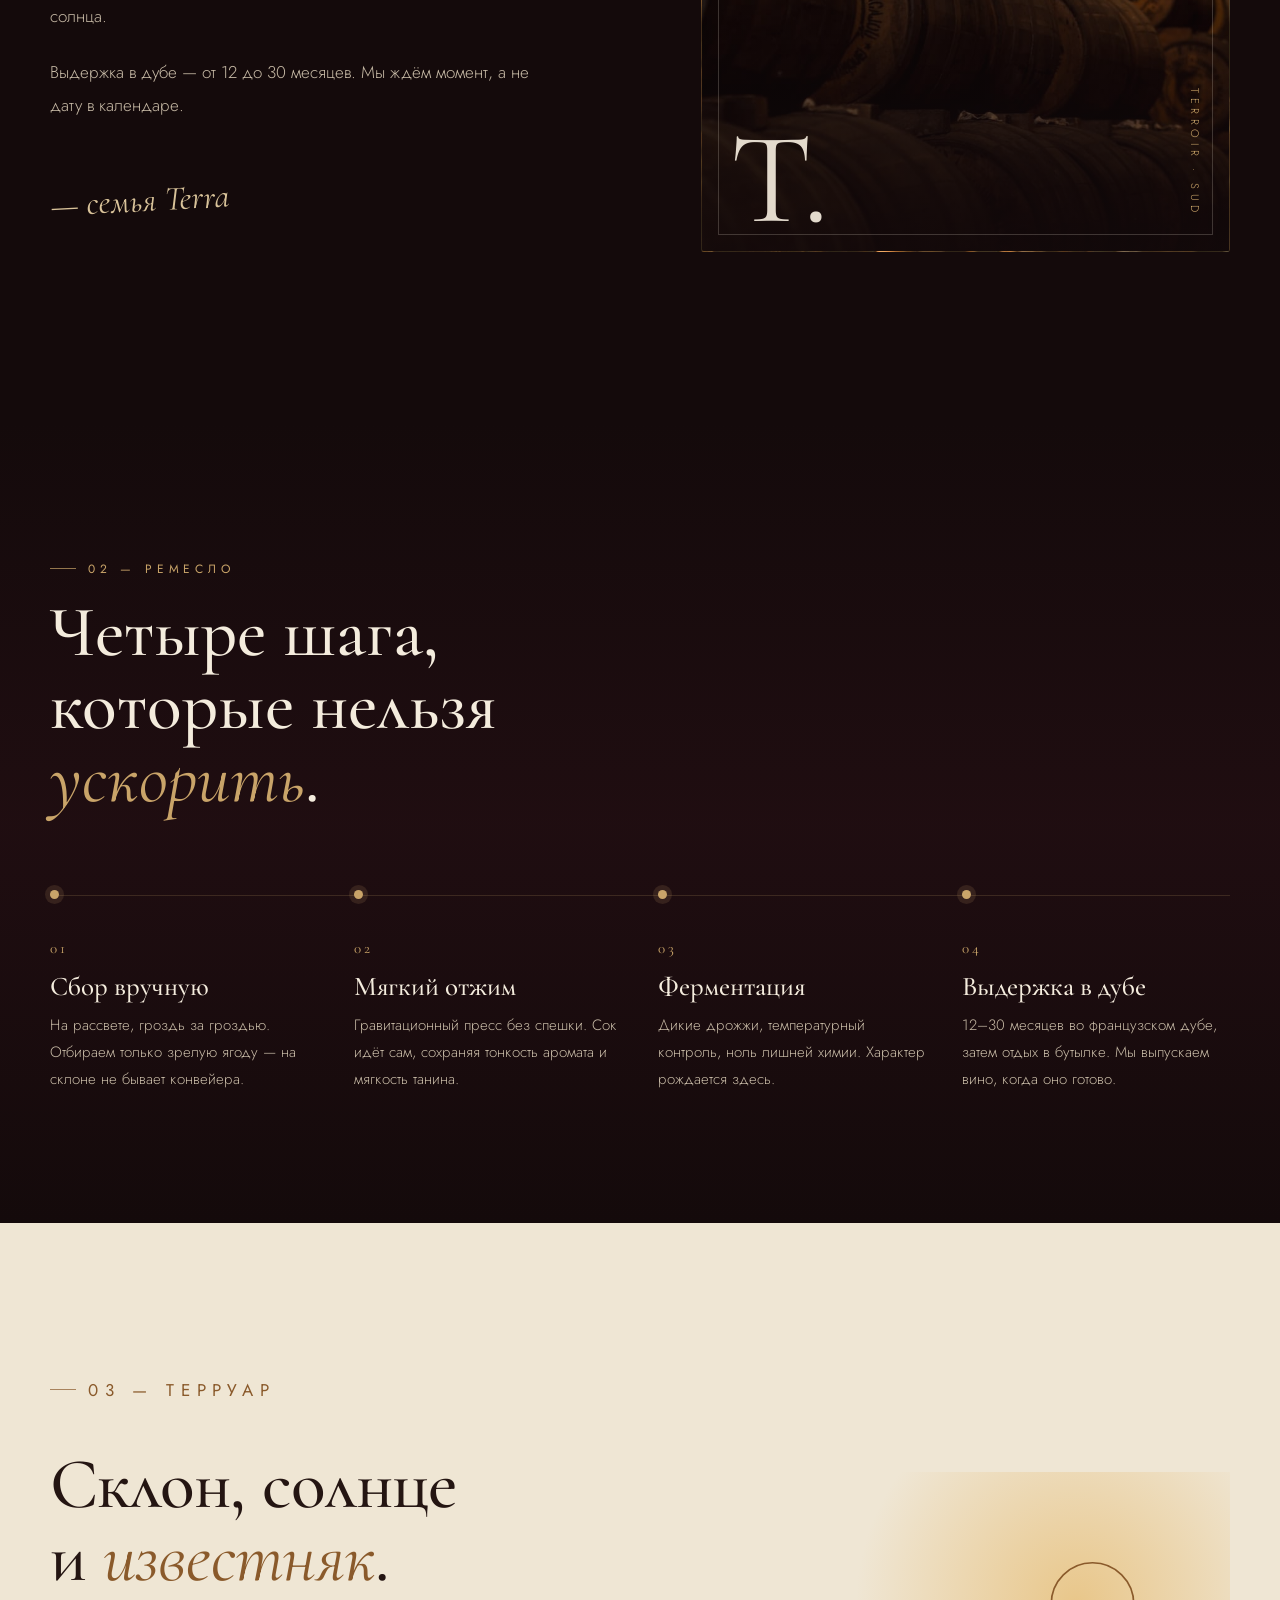
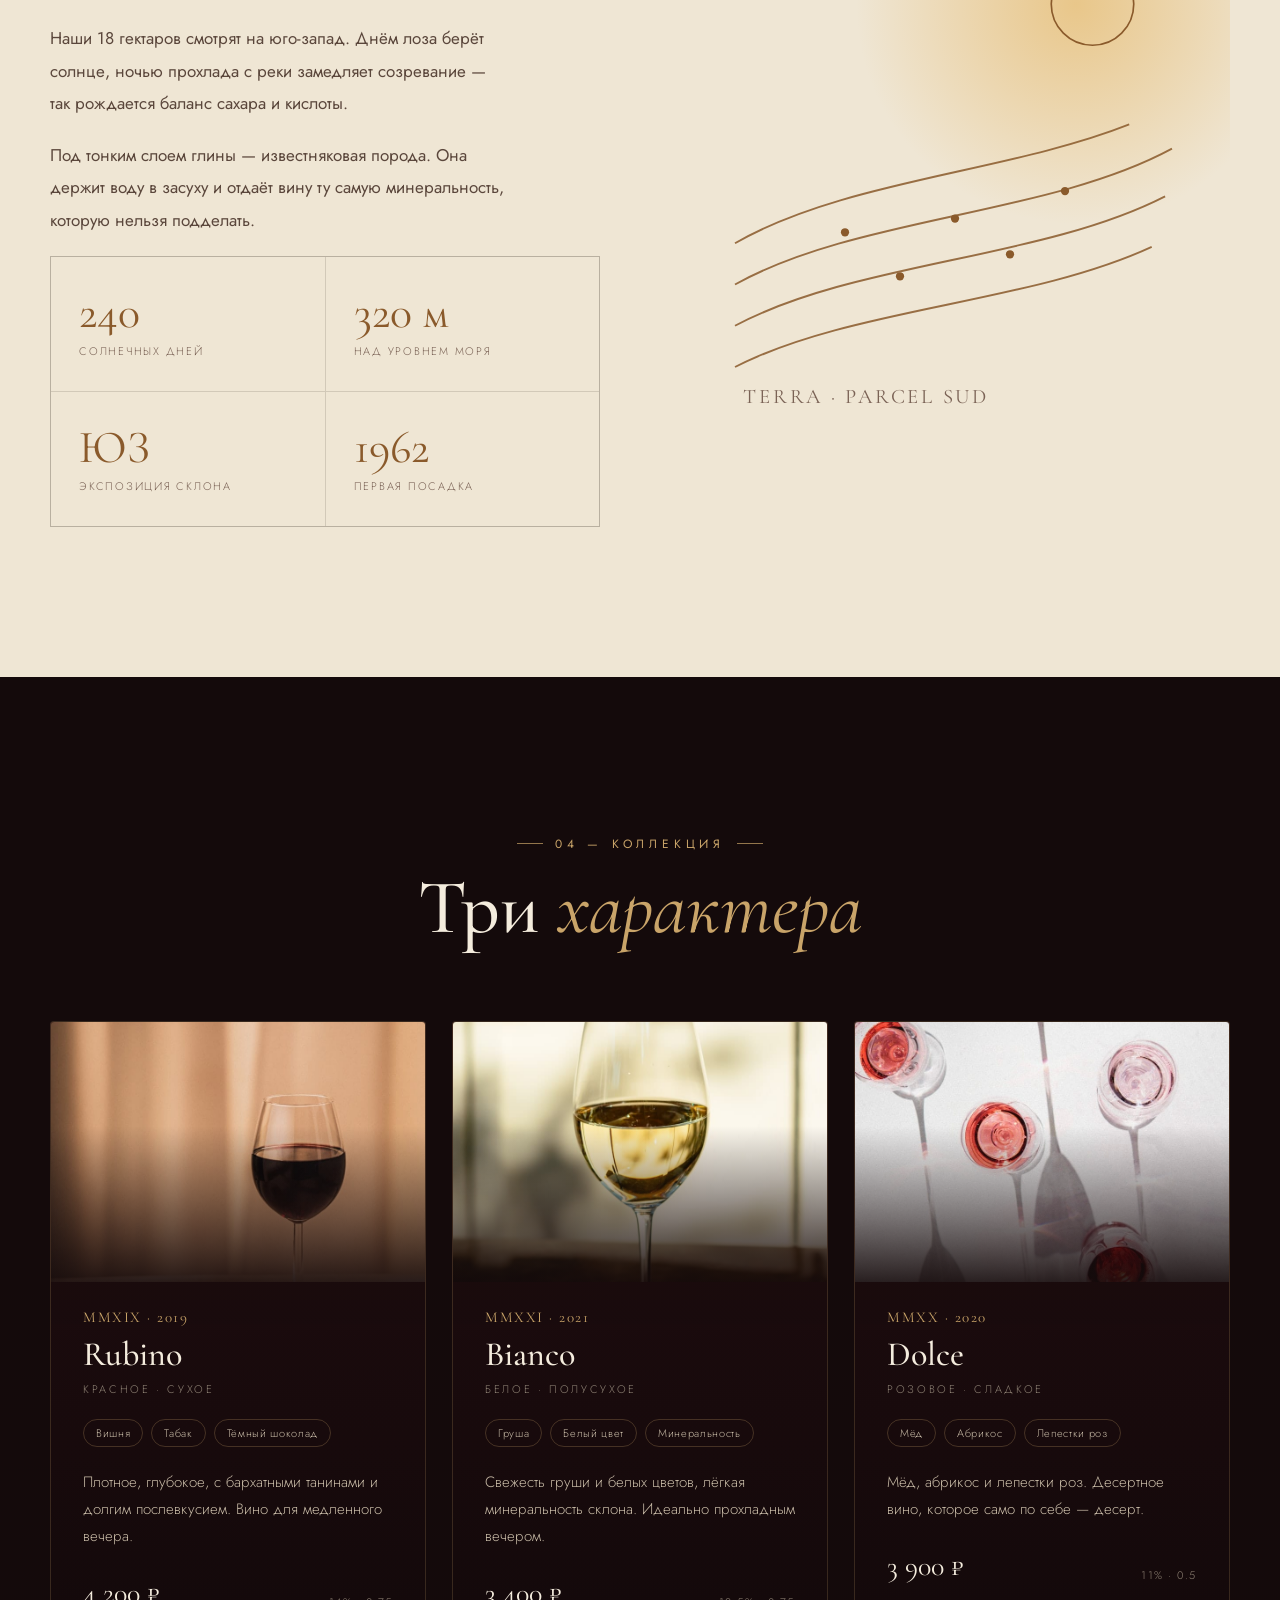
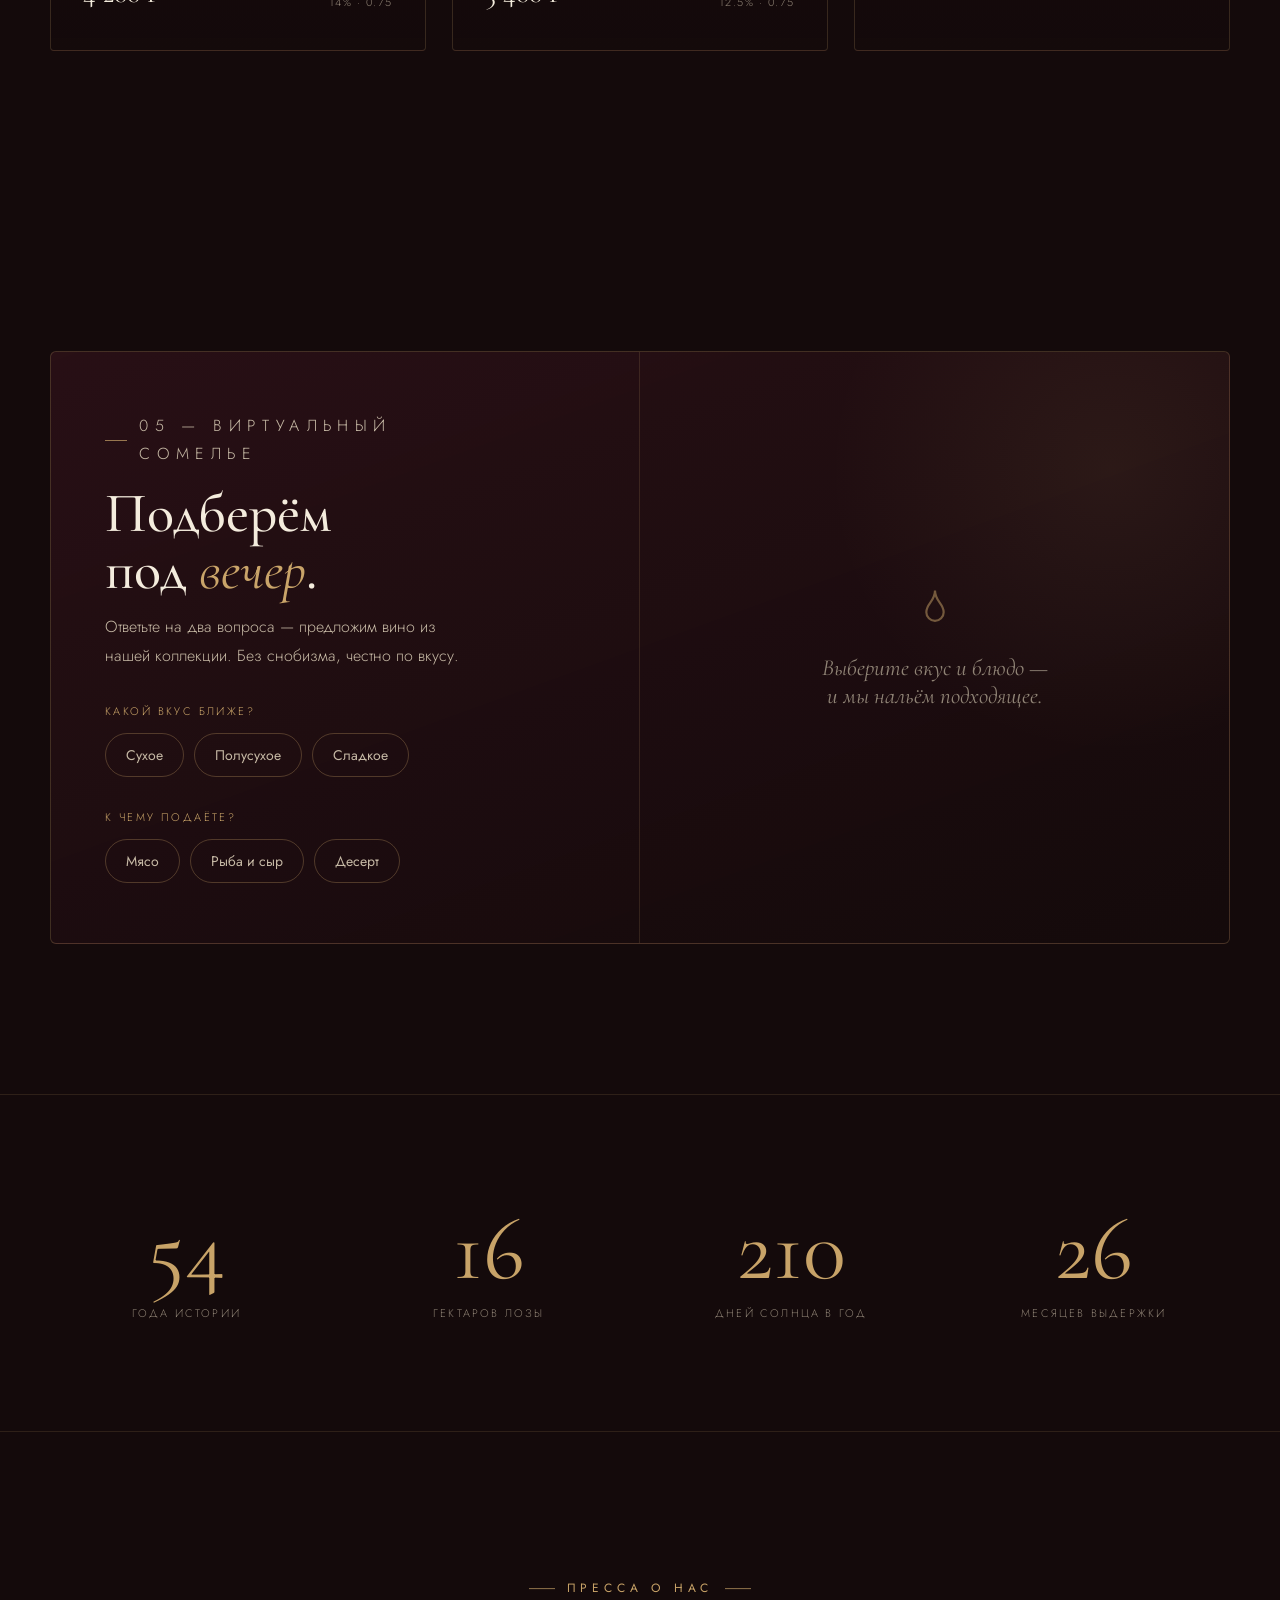
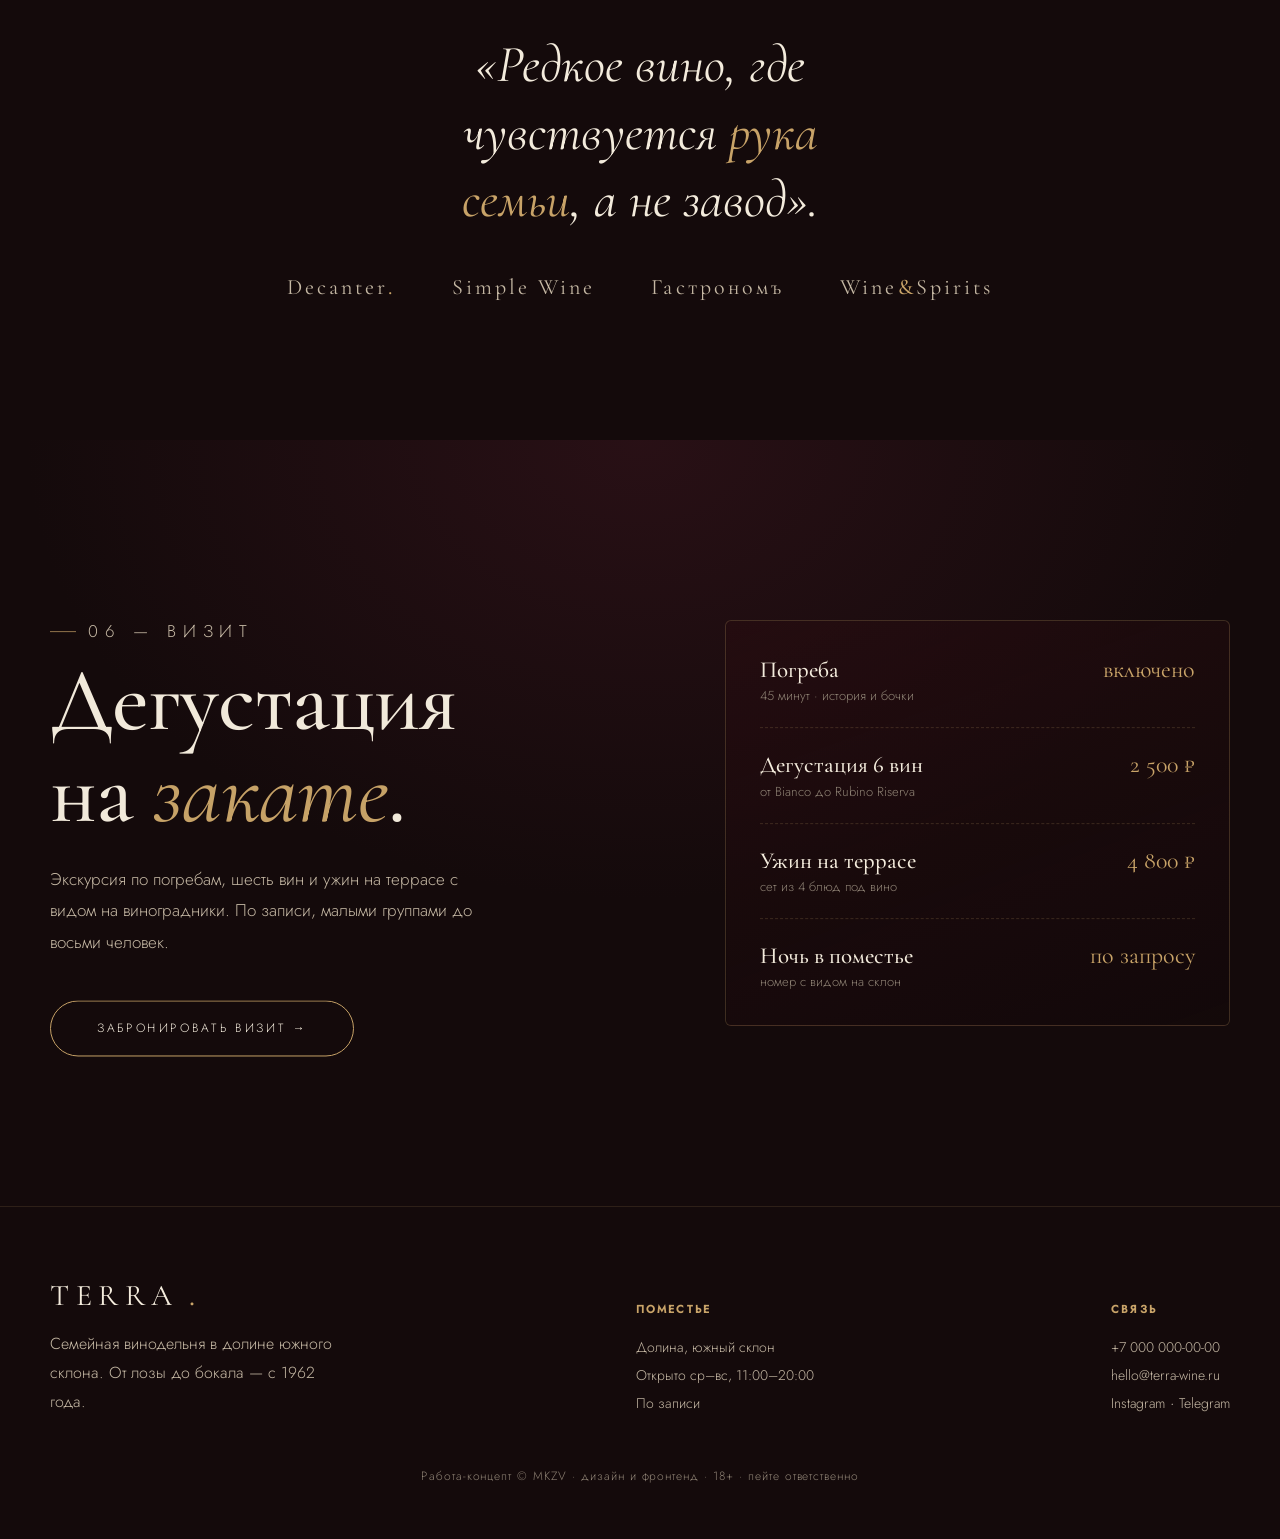
<file: terra/index.html>
<!DOCTYPE html>
<html lang="ru">
<head>
<meta charset="UTF-8" />
<meta name="viewport" content="width=device-width, initial-scale=1.0" />
<title>Terra — семейная винодельня · от лозы до бокала</title>
<meta name="description" content="Terra — семейная винодельня с 1962 года. Ручной сбор, выдержка в дубе, виртуальный сомелье и дегустации на закате в долине южного склона." />
<meta name="robots" content="noindex, follow" />
<link rel="stylesheet" href="assets/fonts/fonts.css" />
<style>
  :root{
    --ink:#140a0b; --ink-2:#1c0d0f; --wine:#3d1620; --wine-2:#2a0e12;
    --gold:#c9a469; --gold-hi:#e6cf9c; --gold-soft:#d9c39a;
    --cream:#f4ecdd; --cream-dim:#c6b9a5; --cream-faint:#8f8375;
    --parchment:#efe6d4; --parchment-ink:#241512;
    --serif:'Cormorant Garamond',serif;
    --sans:'Jost',sans-serif;
    --ease:cubic-bezier(.16,.84,.28,1);
  }
  *{margin:0;padding:0;box-sizing:border-box}
  html{scroll-behavior:smooth}
  body{
    background:var(--ink); color:var(--cream);
    font-family:var(--sans); font-weight:300;
    -webkit-font-smoothing:antialiased; overflow-x:hidden;
    cursor:none;
  }
  @media(hover:none){body{cursor:auto}}
  body::after{ /* grain */
    content:""; position:fixed; inset:0; z-index:9998; pointer-events:none; opacity:.05; mix-blend-mode:overlay;
    background-image:url("data:image/svg+xml,%3Csvg viewBox='0 0 220 220' xmlns='http://www.w3.org/2000/svg'%3E%3Cfilter id='n'%3E%3CfeTurbulence type='fractalNoise' baseFrequency='0.86' numOctaves='4'/%3E%3C/filter%3E%3Crect width='100%25' height='100%25' filter='url(%23n)'/%3E%3C/svg%3E");
  }
  ::selection{background:var(--gold);color:var(--ink)}
  h1,h2,h3,h4{font-family:var(--serif);font-weight:500;line-height:1.02}
  a{color:inherit;text-decoration:none}
  img{display:block}
  .wrap{max-width:1240px;margin:0 auto;padding:0 30px}
  .eyebrow{display:inline-flex;align-items:center;gap:12px;font-size:12px;letter-spacing:.4em;
    text-transform:uppercase;color:var(--gold);font-weight:400}
  .eyebrow::before{content:"";width:26px;height:1px;background:var(--gold);opacity:.7}
  .eyebrow.center::after{content:"";width:26px;height:1px;background:var(--gold);opacity:.7}

  /* custom cursor */
  .cursor{position:fixed;top:0;left:0;width:9px;height:9px;border-radius:50%;background:var(--gold);
    z-index:10000;pointer-events:none;transform:translate(-50%,-50%);transition:width .3s,height .3s,background .3s,opacity .3s;mix-blend-mode:difference}
  .cursor-ring{position:fixed;top:0;left:0;width:40px;height:40px;border:1px solid rgba(201,164,105,.6);border-radius:50%;
    z-index:10000;pointer-events:none;transform:translate(-50%,-50%);transition:width .35s var(--ease),height .35s var(--ease),opacity .3s}
  body.hovering .cursor{width:0;height:0}
  body.hovering .cursor-ring{width:66px;height:66px;background:rgba(201,164,105,.08)}
  @media(hover:none){.cursor,.cursor-ring{display:none}}

  /* progress bar */
  .progress{position:fixed;top:0;left:0;height:2px;width:0;background:linear-gradient(90deg,var(--gold),var(--gold-hi));z-index:300}

  /* NAV */
  nav{position:fixed;top:0;left:0;right:0;z-index:200;padding:26px 0;transition:.5s var(--ease)}
  nav.scrolled{background:rgba(20,10,11,.7);backdrop-filter:blur(14px) saturate(1.2);padding:15px 0;
    border-bottom:1px solid rgba(201,164,105,.14)}
  nav .wrap{display:flex;align-items:center;justify-content:space-between}
  .brand{font-family:var(--serif);font-size:27px;letter-spacing:.22em;color:var(--cream);display:flex;align-items:center;gap:10px}
  .brand b{color:var(--gold);font-weight:500}
  .brand svg{width:20px;height:20px;opacity:.9}
  .navlinks{display:flex;gap:40px;font-size:12.5px;letter-spacing:.16em;text-transform:uppercase}
  .navlinks a{position:relative;opacity:.8;transition:.3s}
  .navlinks a::after{content:"";position:absolute;left:0;bottom:-6px;width:0;height:1px;background:var(--gold);transition:.4s var(--ease)}
  .navlinks a:hover{opacity:1}.navlinks a:hover::after{width:100%}
  .nav-cta{border:1px solid rgba(201,164,105,.4);padding:9px 20px;border-radius:40px;font-size:11.5px;
    letter-spacing:.18em;text-transform:uppercase;transition:.4s}
  .nav-cta:hover{background:var(--gold);color:var(--ink);border-color:var(--gold)}
  @media(max-width:860px){.navlinks{display:none}}

  /* HERO */
  .hero{min-height:100svh;display:flex;align-items:center;position:relative;overflow:hidden;
    background:radial-gradient(120% 90% at 82% -12%, rgba(61,22,32,.9), transparent 58%),
      radial-gradient(90% 80% at -5% 105%, rgba(201,164,105,.12), transparent 55%),
      linear-gradient(180deg,#140a0b,#1f0c10)}
  .hero-photo{position:absolute;inset:-8% 0 0 0;background:url(assets/img/hero-vineyard.jpg) center/cover;
    opacity:.34;filter:saturate(.82) contrast(1.06);will-change:transform}
  .hero-photo::after{content:"";position:absolute;inset:0;
    background:linear-gradient(180deg,rgba(20,10,11,.5),rgba(20,10,11,.28) 38%,rgba(20,10,11,.95)),
      radial-gradient(90% 70% at 50% 42%,transparent,rgba(20,10,11,.42))}
  .hero-glow{position:absolute;width:66vw;height:66vw;right:-18vw;top:-22vw;border-radius:50%;
    background:radial-gradient(circle,rgba(201,164,105,.18),transparent 62%);filter:blur(24px)}
  .hero .wrap{position:relative;z-index:2;width:100%}
  .hero h1{font-size:clamp(78px,17vw,240px);letter-spacing:-.02em;margin:24px 0;position:relative}
  .hero h1 .ln{display:inline-block;overflow:hidden;vertical-align:bottom}
  .hero h1 .ln span{display:inline-block;transform:translateY(105%)}
  .hero h1 em{font-style:italic;color:var(--gold)}
  .hero .lead{max-width:460px;font-size:19px;line-height:1.75;color:var(--cream-dim);font-weight:300}
  .hero-foot{display:flex;justify-content:space-between;align-items:flex-end;gap:40px;margin-top:56px;flex-wrap:wrap}
  .hero-meta{display:flex;gap:54px;flex-wrap:wrap}
  .hero-meta div span{display:block;font-family:var(--serif);font-size:42px;color:var(--gold);line-height:1}
  .hero-meta div small{font-size:11px;letter-spacing:.2em;text-transform:uppercase;color:var(--cream-faint);margin-top:6px;display:block}
  .scrollcue{font-size:10.5px;letter-spacing:.3em;text-transform:uppercase;color:var(--cream-faint);text-align:center;display:flex;flex-direction:column;align-items:center;gap:10px}
  .scrollcue i{width:1px;height:44px;background:linear-gradient(var(--gold),transparent);animation:drop 2.4s infinite}
  @keyframes drop{0%{transform:scaleY(0);transform-origin:top}45%{transform:scaleY(1);transform-origin:top}
    55%{transform:scaleY(1);transform-origin:bottom}100%{transform:scaleY(0);transform-origin:bottom}}

  /* MARQUEE */
  .marquee{border-top:1px solid rgba(201,164,105,.16);border-bottom:1px solid rgba(201,164,105,.16);
    padding:22px 0;overflow:hidden;white-space:nowrap;background:rgba(42,14,18,.25)}
  .marquee .track{display:inline-flex;gap:56px;animation:scroll 32s linear infinite;will-change:transform}
  .marquee span{font-family:var(--serif);font-size:26px;font-style:italic;color:var(--cream-dim);display:inline-flex;align-items:center;gap:56px}
  .marquee span::after{content:"✦";color:var(--gold);font-style:normal;font-size:14px}
  @keyframes scroll{to{transform:translateX(-50%)}}

  /* reveal */
  .reveal{opacity:0;transform:translateY(40px)}
  .split .word{display:inline-block;overflow:hidden;vertical-align:top}
  .split .word i{display:inline-block;font-style:inherit;transform:translateY(110%)}

  /* section head */
  .sec-num{font-family:var(--serif);font-size:14px;color:var(--gold);letter-spacing:.1em}

  /* STORY */
  .story{padding:170px 0;position:relative}
  .story .grid{display:grid;grid-template-columns:1.05fr 1fr;gap:96px;align-items:center}
  @media(max-width:900px){.story .grid{grid-template-columns:1fr;gap:52px}}
  .story h2{font-size:clamp(42px,6vw,84px);margin:24px 0 32px;letter-spacing:-.01em}
  .story h2 em{font-style:italic;color:var(--gold)}
  .story p{color:var(--cream-dim);font-size:17px;line-height:1.95;margin-bottom:22px;max-width:48ch;font-weight:300}
  .story .sign{margin-top:36px;font-family:var(--serif);font-size:34px;font-style:italic;color:var(--gold-soft);transform:rotate(-3deg);display:inline-block}
  .story-visual{aspect-ratio:3/4;border-radius:3px;position:relative;overflow:hidden;
    background:url(assets/img/cellar.jpg) center/cover;border:1px solid rgba(201,164,105,.22)}
  .story-visual::after{content:"";position:absolute;inset:0;
    background:linear-gradient(180deg,rgba(20,10,11,.15),rgba(20,10,11,.3) 55%,rgba(20,10,11,.85))}
  .story-visual .vmark{position:absolute;bottom:24px;left:28px;z-index:2;font-family:var(--serif);
    font-size:130px;color:rgba(244,236,221,.92);line-height:.72}
  .story-visual .vsub{position:absolute;bottom:34px;right:26px;z-index:2;writing-mode:vertical-rl;
    letter-spacing:.42em;text-transform:uppercase;font-size:11px;color:var(--gold)}
  .story-visual .vframe{position:absolute;inset:16px;border:1px solid rgba(244,236,221,.2);z-index:2;pointer-events:none}

  /* PROCESS timeline */
  .process{padding:130px 0;background:linear-gradient(180deg,transparent,rgba(61,22,32,.28),transparent)}
  .process .sec-head{max-width:640px;margin-bottom:80px}
  .process .sec-head h2{font-size:clamp(38px,5.6vw,76px);margin-top:18px}
  .process .sec-head h2 em{font-style:italic;color:var(--gold)}
  .steps{position:relative}
  .steps::before{content:"";position:absolute;left:0;top:0;width:100%;height:1px;background:rgba(201,164,105,.18)}
  .steps .line{position:absolute;left:0;top:0;height:1px;width:0;background:var(--gold);z-index:1}
  .steps .grid{display:grid;grid-template-columns:repeat(4,1fr);gap:36px;padding-top:44px}
  @media(max-width:900px){.steps .grid{grid-template-columns:1fr 1fr;gap:48px 32px}}
  @media(max-width:560px){.steps .grid{grid-template-columns:1fr}}
  .step{position:relative}
  .step .no{font-family:var(--serif);font-size:15px;color:var(--gold);letter-spacing:.2em}
  .step h3{font-size:27px;margin:16px 0 12px}
  .step p{color:var(--cream-dim);font-size:15px;line-height:1.8;font-weight:300}
  .step .dot{position:absolute;top:-49px;left:0;width:9px;height:9px;border-radius:50%;background:var(--gold);
    box-shadow:0 0 0 5px rgba(201,164,105,.14)}

  /* TERROIR — light editorial break */
  .terroir{padding:150px 0;background:var(--parchment);color:var(--parchment-ink);position:relative}
  .terroir .eyebrow{color:#8a5a2b}.terroir .eyebrow::before,.terroir .eyebrow::after{background:#8a5a2b}
  .terroir .grid{display:grid;grid-template-columns:1fr 1fr;gap:80px;align-items:center}
  @media(max-width:900px){.terroir .grid{grid-template-columns:1fr;gap:48px}}
  .terroir h2{font-size:clamp(40px,5.6vw,78px);margin:22px 0 28px;color:#241512;letter-spacing:-.01em}
  .terroir h2 em{font-style:italic;color:#8a5a2b}
  .terroir p{font-size:17px;line-height:1.9;color:#5b473c;max-width:46ch;margin-bottom:20px;font-weight:400}
  .terroir-facts{display:grid;grid-template-columns:1fr 1fr;gap:1px;background:rgba(36,21,18,.14);border:1px solid rgba(36,21,18,.14)}
  .fact{background:var(--parchment);padding:32px 28px}
  .fact span{font-family:var(--serif);font-size:46px;color:#8a5a2b;display:block;line-height:1}
  .fact small{font-size:11px;letter-spacing:.16em;text-transform:uppercase;color:#7a6255;margin-top:8px;display:block}
  .terroir-map{aspect-ratio:1/1;position:relative}
  .terroir-map svg{width:100%;height:100%;overflow:visible}

  /* COLLECTION */
  .collection{padding:150px 0}
  .sec-head.center{text-align:center;margin-bottom:74px}
  .sec-head.center h2{font-size:clamp(40px,6vw,80px);margin-top:16px}
  .sec-head.center h2 em{font-style:italic;color:var(--gold)}
  .bottles{display:grid;grid-template-columns:repeat(3,1fr);gap:26px}
  @media(max-width:900px){.bottles{grid-template-columns:1fr;max-width:440px;margin:0 auto}}
  .bottle{border:1px solid rgba(201,164,105,.2);border-radius:4px;padding:0 0 40px;
    background:linear-gradient(180deg,rgba(42,14,18,.5),rgba(20,10,11,.4));transition:.6s var(--ease);position:relative;overflow:hidden}
  .bottle::before{content:"";position:absolute;left:0;top:0;height:100%;width:2px;background:var(--gold);transform:scaleY(0);transform-origin:top;transition:.6s var(--ease)}
  .bottle:hover{transform:translateY(-10px);border-color:rgba(201,164,105,.5)}
  .bottle:hover::before{transform:scaleY(1)}
  .bottle-img{height:260px;overflow:hidden;position:relative}
  .bottle-img img{width:100%;height:100%;object-fit:cover;transition:1s var(--ease)}
  .bottle-img::after{content:"";position:absolute;inset:0;background:linear-gradient(180deg,transparent 40%,rgba(20,10,11,.9))}
  .bottle:hover .bottle-img img{transform:scale(1.08)}
  .bottle .inner{padding:0 32px}
  .bottle .yr{font-family:var(--serif);font-size:15px;color:var(--gold);letter-spacing:.1em;margin-top:26px;display:block}
  .bottle h3{font-size:34px;margin:12px 0 8px}
  .bottle .type{font-size:11px;letter-spacing:.24em;text-transform:uppercase;color:var(--cream-faint)}
  .bottle .notes{display:flex;gap:8px;flex-wrap:wrap;margin:22px 0}
  .bottle .notes span{font-size:11px;letter-spacing:.06em;padding:5px 12px;border:1px solid rgba(201,164,105,.26);border-radius:30px;color:var(--cream-dim)}
  .bottle p{color:var(--cream-dim);font-size:15px;line-height:1.8;font-weight:300}
  .bottle .foot{display:flex;justify-content:space-between;align-items:flex-end;margin-top:26px}
  .bottle .price{font-family:var(--serif);font-size:28px;color:var(--cream)}
  .bottle .abv{font-size:11px;letter-spacing:.14em;text-transform:uppercase;color:var(--cream-faint)}

  /* SOMMELIER */
  .somm{padding:150px 0}
  .somm-card{border:1px solid rgba(201,164,105,.24);border-radius:6px;overflow:hidden;
    background:linear-gradient(160deg,rgba(61,22,32,.5),rgba(20,10,11,.7));display:grid;grid-template-columns:1fr 1fr}
  @media(max-width:900px){.somm-card{grid-template-columns:1fr}}
  .somm-left{padding:60px 54px;border-right:1px solid rgba(201,164,105,.16)}
  @media(max-width:900px){.somm-left{border-right:none;border-bottom:1px solid rgba(201,164,105,.16)}}
  .somm-left h2{font-size:clamp(34px,4.4vw,56px);margin:16px 0 14px}
  .somm-left h2 em{font-style:italic;color:var(--gold)}
  .somm-left>p{color:var(--cream-dim);font-size:16px;line-height:1.8;max-width:40ch;font-weight:300}
  .q{margin-top:32px}
  .q label{display:block;font-size:11px;letter-spacing:.22em;text-transform:uppercase;color:var(--gold);margin-bottom:14px}
  .opts{display:flex;flex-wrap:wrap;gap:10px}
  .opt{padding:11px 20px;border:1px solid rgba(201,164,105,.3);border-radius:40px;font-size:14px;
    cursor:pointer;transition:.3s;color:var(--cream-dim);background:transparent;font-family:var(--sans)}
  .opt:hover{border-color:var(--gold);color:var(--cream)}
  .opt.active{background:var(--gold);color:var(--ink);border-color:var(--gold)}
  .somm-right{padding:60px 54px;display:flex;flex-direction:column;justify-content:center;position:relative;min-height:460px;
    background:radial-gradient(80% 80% at 80% 20%,rgba(201,164,105,.08),transparent 60%)}
  .somm-result{opacity:0;transform:translateY(16px);transition:.6s var(--ease)}
  .somm-result.show{opacity:1;transform:none}
  .somm-empty{position:absolute;inset:0;display:flex;flex-direction:column;align-items:center;justify-content:center;text-align:center;
    color:var(--cream-faint);font-family:var(--serif);font-size:23px;font-style:italic;padding:40px;transition:.4s;gap:18px}
  .somm-empty svg{width:52px;height:52px;opacity:.5}
  .somm-empty.hide{opacity:0;pointer-events:none}
  .res-tag{font-size:11px;letter-spacing:.24em;text-transform:uppercase;color:var(--gold)}
  .res-name{font-family:var(--serif);font-size:clamp(44px,6vw,68px);margin:14px 0 6px}
  .res-type{font-size:11px;letter-spacing:.22em;text-transform:uppercase;color:var(--cream-faint)}
  .res-desc{color:var(--cream-dim);line-height:1.8;font-size:16px;max-width:38ch;margin-top:18px;font-weight:300}
  .res-note{margin-top:30px;display:flex;gap:30px;flex-wrap:wrap}
  .res-note b{display:block;font-family:var(--serif);font-size:24px;color:var(--cream);font-weight:500}
  .res-note small{font-size:10px;letter-spacing:.18em;text-transform:uppercase;color:var(--cream-faint);margin-top:4px;display:block}

  /* NUMBERS */
  .nums{padding:110px 0;border-top:1px solid rgba(201,164,105,.14);border-bottom:1px solid rgba(201,164,105,.14)}
  .nums .grid{display:grid;grid-template-columns:repeat(4,1fr);gap:30px;text-align:center}
  @media(max-width:760px){.nums .grid{grid-template-columns:1fr 1fr;gap:56px 20px}}
  .num span{font-family:var(--serif);font-size:clamp(50px,7vw,92px);color:var(--gold);display:block;line-height:1}
  .num small{font-size:11px;letter-spacing:.2em;text-transform:uppercase;color:var(--cream-faint);margin-top:10px;display:block}

  /* PRESS */
  .press{padding:140px 0;text-align:center}
  .press .quote{font-family:var(--serif);font-size:clamp(28px,4.4vw,52px);line-height:1.3;max-width:16ch;margin:0 auto 40px;font-style:italic}
  .press .quote em{color:var(--gold);font-style:italic}
  .press-logos{display:flex;justify-content:center;gap:56px;flex-wrap:wrap;opacity:.7}
  .press-logos span{font-family:var(--serif);font-size:22px;letter-spacing:.14em;color:var(--cream-dim)}
  .press-logos span b{color:var(--gold);font-weight:500}

  /* VISIT */
  .visit{padding:150px 0;position:relative;
    background:radial-gradient(80% 100% at 50% 0%, rgba(61,22,32,.5), transparent 60%)}
  .visit .grid{display:grid;grid-template-columns:1fr .85fr;gap:80px;align-items:center}
  @media(max-width:900px){.visit .grid{grid-template-columns:1fr;gap:52px}}
  .visit h2{font-size:clamp(42px,7vw,96px);letter-spacing:-.01em}
  .visit h2 em{font-style:italic;color:var(--gold)}
  .visit p{color:var(--cream-dim);margin:26px 0 8px;max-width:44ch;font-size:17px;line-height:1.85;font-weight:300}
  .visit-menu{border:1px solid rgba(201,164,105,.24);border-radius:6px;padding:12px 34px;
    background:linear-gradient(160deg,rgba(42,14,18,.55),rgba(20,10,11,.4))}
  .visit-menu .row{display:flex;justify-content:space-between;align-items:baseline;gap:20px;
    padding:22px 0;border-bottom:1px dashed rgba(201,164,105,.2)}
  .visit-menu .row:last-child{border-bottom:none}
  .visit-menu .row h4{font-size:23px;font-weight:500}
  .visit-menu .row .d{font-size:13px;color:var(--cream-faint);margin-top:4px}
  .visit-menu .row .p{font-family:var(--serif);font-size:24px;color:var(--gold);white-space:nowrap}
  .btn{display:inline-flex;align-items:center;gap:12px;padding:18px 46px;border:1px solid var(--gold);color:var(--cream);border-radius:40px;
    font-size:12px;letter-spacing:.22em;text-transform:uppercase;transition:.4s;position:relative;overflow:hidden;z-index:1;margin-top:34px;cursor:none}
  .btn::before{content:"";position:absolute;inset:0;background:var(--gold);z-index:-1;transform:translateY(101%);transition:.5s var(--ease)}
  .btn:hover{color:var(--ink)}.btn:hover::before{transform:translateY(0)}

  footer{padding:70px 0 54px;border-top:1px solid rgba(201,164,105,.14);position:relative}
  footer .grid{display:flex;justify-content:space-between;gap:40px;flex-wrap:wrap;align-items:flex-end}
  footer .brand{font-size:30px;margin-bottom:16px}
  footer .fcol h5{font-size:11px;letter-spacing:.2em;text-transform:uppercase;color:var(--gold);margin-bottom:16px}
  footer .fcol p,footer .fcol a{color:var(--cream-dim);font-size:14px;line-height:2;font-weight:300}
  footer .copy{margin-top:50px;text-align:center;color:var(--cream-faint);font-size:12px;letter-spacing:.08em}

  .backlink{position:fixed;left:24px;bottom:24px;z-index:250;font-size:11px;letter-spacing:.14em;text-transform:uppercase;
    color:var(--cream-dim);background:rgba(20,10,11,.7);backdrop-filter:blur(8px);padding:11px 18px;border-radius:30px;
    border:1px solid rgba(201,164,105,.2);transition:.3s;cursor:none}
  .backlink:hover{color:var(--gold);border-color:var(--gold)}
  @media(max-width:860px){.backlink{left:14px;bottom:14px}}
</style>
</head>
<body>
<div class="cursor"></div>
<div class="cursor-ring"></div>
<div class="progress" id="progress"></div>
<a class="backlink" href="https://github.com/mkzvcode/mkzv-projects" target="_blank" rel="noopener" data-hov>← все проекты</a>

<nav id="nav">
  <div class="wrap">
    <div class="brand">
      <svg viewBox="0 0 24 24" fill="none" stroke="currentColor" stroke-width="1.4"><path d="M12 3c0 5-4 6-4 10a4 4 0 0 0 8 0c0-4-4-5-4-10Z" stroke="var(--gold)"/></svg>
      TERRA<b>.</b>
    </div>
    <div class="navlinks">
      <a href="#story" data-hov>Философия</a>
      <a href="#process" data-hov>Как мы делаем</a>
      <a href="#collection" data-hov>Коллекция</a>
      <a href="#somm" data-hov>Сомелье</a>
    </div>
    <a href="#visit" class="nav-cta" data-hov>Визит</a>
  </div>
</nav>

<header class="hero">
  <div class="hero-photo" id="heroPhoto"></div>
  <div class="hero-glow"></div>
  <div class="wrap">
    <p class="eyebrow reveal">Семейная винодельня · долина южного склона · с 1962</p>
    <h1><span class="ln"><span>Terra</span></span><em>.</em></h1>
    <div class="hero-foot">
      <p class="lead reveal">Вино, в котором слышно землю. Мы растим лозу на южных склонах и не торопим то, что должно созреть само.</p>
      <div class="hero-meta">
        <div class="reveal"><span>62</span><small>года традиции</small></div>
        <div class="reveal"><span>18 га</span><small>виноградников</small></div>
        <div class="reveal"><span>9</span><small>сортов в линейке</small></div>
      </div>
    </div>
  </div>
  <div class="scrollcue" style="position:absolute;bottom:32px;left:50%;transform:translateX(-50%);z-index:3">листайте<i></i></div>
</header>

<div class="marquee">
  <div class="track">
    <span>Terroir</span><span>Ручной сбор</span><span>Выдержка в дубе</span><span>Южный склон</span><span>Малые партии</span><span>Дегустация на закате</span>
    <span>Terroir</span><span>Ручной сбор</span><span>Выдержка в дубе</span><span>Южный склон</span><span>Малые партии</span><span>Дегустация на закате</span>
  </div>
</div>

<section class="story" id="story">
  <div class="wrap">
    <div class="grid">
      <div>
        <p class="eyebrow reveal">01 — Философия</p>
        <h2 class="reveal">От лозы<br/>до <em>бокала</em>.</h2>
        <p class="reveal">Каждая бутылка Terra — это один сезон, прожитый честно. Мы не добавляем лишнего и не прячем характер вина за сахаром.</p>
        <p class="reveal">Сбор — только вручную, на рассвете, когда ягода прохладная. Так в вино попадает свежесть, а не усталость полуденного солнца.</p>
        <p class="reveal">Выдержка в дубе — от 12 до 30 месяцев. Мы ждём момент, а не дату в календаре.</p>
        <span class="sign reveal">— семья Terra</span>
      </div>
      <div class="story-visual reveal">
        <div class="vframe"></div>
        <div class="vmark">T.</div>
        <div class="vsub">Terroir · Sud</div>
      </div>
    </div>
  </div>
</section>

<section class="process" id="process">
  <div class="wrap">
    <div class="sec-head">
      <p class="eyebrow reveal">02 — Ремесло</p>
      <h2 class="reveal">Четыре шага,<br/>которые нельзя <em>ускорить</em>.</h2>
    </div>
    <div class="steps">
      <div class="line" id="processLine"></div>
      <div class="grid">
        <div class="step reveal"><div class="dot"></div><div class="no">01</div><h3>Сбор вручную</h3><p>На рассвете, гроздь за гроздью. Отбираем только зрелую ягоду — на склоне не бывает конвейера.</p></div>
        <div class="step reveal"><div class="dot"></div><div class="no">02</div><h3>Мягкий отжим</h3><p>Гравитационный пресс без спешки. Сок идёт сам, сохраняя тонкость аромата и мягкость танина.</p></div>
        <div class="step reveal"><div class="dot"></div><div class="no">03</div><h3>Ферментация</h3><p>Дикие дрожжи, температурный контроль, ноль лишней химии. Характер рождается здесь.</p></div>
        <div class="step reveal"><div class="dot"></div><div class="no">04</div><h3>Выдержка в дубе</h3><p>12–30 месяцев во французском дубе, затем отдых в бутылке. Мы выпускаем вино, когда оно готово.</p></div>
      </div>
    </div>
  </div>
</section>

<section class="terroir">
  <div class="wrap">
    <div class="grid">
      <div>
        <p class="eyebrow reveal">03 — Терруар</p>
        <h2 class="reveal">Склон, солнце<br/>и <em>известняк</em>.</h2>
        <p class="reveal">Наши 18 гектаров смотрят на юго-запад. Днём лоза берёт солнце, ночью прохлада с реки замедляет созревание — так рождается баланс сахара и кислоты.</p>
        <p class="reveal">Под тонким слоем глины — известняковая порода. Она держит воду в засуху и отдаёт вину ту самую минеральность, которую нельзя подделать.</p>
        <div class="terroir-facts reveal">
          <div class="fact"><span>240</span><small>солнечных дней</small></div>
          <div class="fact"><span>320 м</span><small>над уровнем моря</small></div>
          <div class="fact"><span>ЮЗ</span><small>экспозиция склона</small></div>
          <div class="fact"><span>1962</span><small>первая посадка</small></div>
        </div>
      </div>
      <div class="terroir-map reveal">
        <svg viewBox="0 0 400 400" fill="none" aria-hidden="true">
          <defs>
            <radialGradient id="sun" cx="72%" cy="24%" r="40%">
              <stop offset="0%" stop-color="#e6b96a" stop-opacity=".7"/><stop offset="100%" stop-color="#e6b96a" stop-opacity="0"/>
            </radialGradient>
          </defs>
          <rect x="0" y="0" width="400" height="400" fill="url(#sun)"/>
          <circle cx="300" cy="96" r="30" fill="none" stroke="#8a5a2b" stroke-width="1.2"/>
          <g stroke="#8a5a2b" stroke-width="1.4" opacity=".85">
            <path class="row-line" d="M40 300 C 130 250, 270 250, 360 200"/>
            <path class="row-line" d="M40 330 C 130 282, 270 282, 360 232"/>
            <path class="row-line" d="M40 360 C 130 314, 270 314, 360 264"/>
            <path class="row-line" d="M40 270 C 130 218, 270 218, 360 168"/>
          </g>
          <g fill="#8a5a2b">
            <circle cx="120" cy="262" r="3"/><circle cx="200" cy="252" r="3"/><circle cx="280" cy="232" r="3"/>
            <circle cx="160" cy="294" r="3"/><circle cx="240" cy="278" r="3"/>
          </g>
          <text x="46" y="386" font-family="Cormorant Garamond, serif" font-size="15" fill="#7a6255" letter-spacing="2">TERRA · PARCEL SUD</text>
        </svg>
      </div>
    </div>
  </div>
</section>

<section class="collection" id="collection">
  <div class="wrap">
    <div class="sec-head center">
      <p class="eyebrow center reveal">04 — Коллекция</p>
      <h2 class="reveal">Три <em>характера</em></h2>
    </div>
    <div class="bottles">
      <article class="bottle reveal" data-hov>
        <div class="bottle-img"><img src="assets/img/wine-red.jpg" alt="Красное вино Rubino" loading="lazy"/></div>
        <div class="inner">
          <span class="yr">MMXIX · 2019</span>
          <h3>Rubino</h3>
          <div class="type">Красное · сухое</div>
          <div class="notes"><span>Вишня</span><span>Табак</span><span>Тёмный шоколад</span></div>
          <p>Плотное, глубокое, с бархатными танинами и долгим послевкусием. Вино для медленного вечера.</p>
          <div class="foot"><div class="price">4 200 ₽</div><div class="abv">14% · 0.75</div></div>
        </div>
      </article>
      <article class="bottle reveal" data-hov>
        <div class="bottle-img"><img src="assets/img/wine-white.jpg" alt="Белое вино Bianco" loading="lazy"/></div>
        <div class="inner">
          <span class="yr">MMXXI · 2021</span>
          <h3>Bianco</h3>
          <div class="type">Белое · полусухое</div>
          <div class="notes"><span>Груша</span><span>Белый цвет</span><span>Минеральность</span></div>
          <p>Свежесть груши и белых цветов, лёгкая минеральность склона. Идеально прохладным вечером.</p>
          <div class="foot"><div class="price">3 400 ₽</div><div class="abv">12.5% · 0.75</div></div>
        </div>
      </article>
      <article class="bottle reveal" data-hov>
        <div class="bottle-img"><img src="assets/img/wine-rose.jpg" alt="Розовое вино Dolce" loading="lazy"/></div>
        <div class="inner">
          <span class="yr">MMXX · 2020</span>
          <h3>Dolce</h3>
          <div class="type">Розовое · сладкое</div>
          <div class="notes"><span>Мёд</span><span>Абрикос</span><span>Лепестки роз</span></div>
          <p>Мёд, абрикос и лепестки роз. Десертное вино, которое само по себе — десерт.</p>
          <div class="foot"><div class="price">3 900 ₽</div><div class="abv">11% · 0.5</div></div>
        </div>
      </article>
    </div>
  </div>
</section>

<section class="somm" id="somm">
  <div class="wrap">
    <div class="somm-card reveal">
      <div class="somm-left">
        <p class="eyebrow">05 — Виртуальный сомелье</p>
        <h2>Подберём<br/>под <em>вечер</em>.</h2>
        <p>Ответьте на два вопроса — предложим вино из нашей коллекции. Без снобизма, честно по вкусу.</p>
        <div class="q">
          <label>Какой вкус ближе?</label>
          <div class="opts" data-group="taste">
            <button class="opt" data-val="dry" data-hov>Сухое</button>
            <button class="opt" data-val="semi" data-hov>Полусухое</button>
            <button class="opt" data-val="sweet" data-hov>Сладкое</button>
          </div>
        </div>
        <div class="q">
          <label>К чему подаёте?</label>
          <div class="opts" data-group="dish">
            <button class="opt" data-val="meat" data-hov>Мясо</button>
            <button class="opt" data-val="fish" data-hov>Рыба и сыр</button>
            <button class="opt" data-val="dessert" data-hov>Десерт</button>
          </div>
        </div>
      </div>
      <div class="somm-right">
        <div class="somm-empty" id="sommEmpty">
          <svg viewBox="0 0 24 24" fill="none" stroke="var(--gold)" stroke-width="1"><path d="M12 3c0 5-4 6-4 10a4 4 0 0 0 8 0c0-4-4-5-4-10Z"/></svg>
          Выберите вкус и блюдо —<br/>и мы нальём подходящее.
        </div>
        <div class="somm-result" id="sommResult">
          <div class="res-tag" id="resTag">Наш выбор</div>
          <div class="res-name" id="resName">Rubino</div>
          <div class="res-type" id="resType">Красное · сухое</div>
          <div class="res-desc" id="resDesc"></div>
          <div class="res-note">
            <div><b id="resYear">2019</b><small>урожай</small></div>
            <div><b id="resPrice">4 200 ₽</b><small>бутылка 0.75</small></div>
            <div><b id="resPair">Мясо</b><small>идеальная пара</small></div>
          </div>
        </div>
      </div>
    </div>
  </div>
</section>

<section class="nums">
  <div class="wrap">
    <div class="grid">
      <div class="num reveal"><span data-to="62">0</span><small>года истории</small></div>
      <div class="num reveal"><span data-to="18">0</span><small>гектаров лозы</small></div>
      <div class="num reveal"><span data-to="240">0</span><small>дней солнца в год</small></div>
      <div class="num reveal"><span data-to="30">0</span><small>месяцев выдержки</small></div>
    </div>
  </div>
</section>

<section class="press">
  <div class="wrap">
    <p class="eyebrow center reveal" style="justify-content:center;margin-bottom:34px">Пресса о нас</p>
    <blockquote class="quote reveal">«Редкое вино, где чувствуется <em>рука семьи</em>, а не завод».</blockquote>
    <div class="press-logos reveal">
      <span>Decanter<b>.</b></span><span>Simple Wine</span><span>Гастрономъ</span><span>Wine<b>&</b>Spirits</span>
    </div>
  </div>
</section>

<section class="visit" id="visit">
  <div class="wrap">
    <div class="grid">
      <div>
        <p class="eyebrow reveal">06 — Визит</p>
        <h2 class="reveal">Дегустация<br/>на <em>закате</em>.</h2>
        <p class="reveal">Экскурсия по погребам, шесть вин и ужин на террасе с видом на виноградники. По записи, малыми группами до восьми человек.</p>
        <a href="#" class="btn reveal" data-hov>Забронировать визит →</a>
      </div>
      <div class="visit-menu reveal">
        <div class="row"><div><h4>Погреба</h4><div class="d">45 минут · история и бочки</div></div><div class="p">включено</div></div>
        <div class="row"><div><h4>Дегустация 6 вин</h4><div class="d">от Bianco до Rubino Riserva</div></div><div class="p">2 500 ₽</div></div>
        <div class="row"><div><h4>Ужин на террасе</h4><div class="d">сет из 4 блюд под вино</div></div><div class="p">4 800 ₽</div></div>
        <div class="row"><div><h4>Ночь в поместье</h4><div class="d">номер с видом на склон</div></div><div class="p">по запросу</div></div>
      </div>
    </div>
  </div>
</section>

<footer>
  <div class="wrap">
    <div class="grid">
      <div>
        <div class="brand">TERRA<b style="color:var(--gold)">.</b></div>
        <p style="color:var(--cream-dim);max-width:32ch;font-weight:300;line-height:1.8">Семейная винодельня в долине южного склона. От лозы до бокала — с 1962 года.</p>
      </div>
      <div class="fcol">
        <h5>Поместье</h5>
        <p>Долина, южный склон<br/>Открыто ср–вс, 11:00–20:00<br/>По записи</p>
      </div>
      <div class="fcol">
        <h5>Связь</h5>
        <a href="#" data-hov>+7 000 000-00-00</a><br/>
        <a href="#" data-hov>hello@terra-wine.ru</a><br/>
        <a href="#" data-hov>Instagram</a> · <a href="#" data-hov>Telegram</a>
      </div>
    </div>
    <p class="copy">Работа-концепт © MKZV · дизайн и фронтенд · 18+ · пейте ответственно</p>
  </div>
</footer>

<script src="assets/js/gsap.min.js"></script>
<script src="assets/js/ScrollTrigger.min.js"></script>
<script src="assets/js/lenis.min.js"></script>
<script>
  // ---------- smooth scroll ----------
  const lenis = new Lenis({lerp:.09,wheelMultiplier:1});
  function raf(t){lenis.raf(t);requestAnimationFrame(raf)} requestAnimationFrame(raf);
  gsap.registerPlugin(ScrollTrigger);
  lenis.on('scroll', ScrollTrigger.update);
  document.querySelectorAll('a[href^="#"]').forEach(a=>a.addEventListener('click',e=>{
    const t=a.getAttribute('href'); if(t.length<2)return;
    e.preventDefault();lenis.scrollTo(t,{offset:-40});
  }));

  // ---------- progress + nav ----------
  const nav=document.getElementById('nav'), progress=document.getElementById('progress');
  lenis.on('scroll',({scroll})=>{
    nav.classList.toggle('scrolled',scroll>40);
    const h=document.documentElement.scrollHeight-innerHeight;
    progress.style.width=(scroll/h*100)+'%';
  });

  // ---------- custom cursor ----------
  const cur=document.querySelector('.cursor'), ring=document.querySelector('.cursor-ring');
  let mx=innerWidth/2,my=innerHeight/2,rx=mx,ry=my;
  addEventListener('mousemove',e=>{mx=e.clientX;my=e.clientY;cur.style.left=mx+'px';cur.style.top=my+'px'});
  (function ring_(){rx+=(mx-rx)*.18;ry+=(my-ry)*.18;ring.style.left=rx+'px';ring.style.top=ry+'px';requestAnimationFrame(ring_)})();
  document.querySelectorAll('[data-hov]').forEach(el=>{
    el.addEventListener('mouseenter',()=>document.body.classList.add('hovering'));
    el.addEventListener('mouseleave',()=>document.body.classList.remove('hovering'));
  });

  // ---------- hero intro ----------
  const tl=gsap.timeline({defaults:{ease:'power3.out'}});
  tl.to('.hero h1 .ln span',{y:0,duration:1.1,stagger:.1,delay:.15})
    .to('.hero .reveal',{opacity:1,y:0,duration:1,stagger:.1},'-=.7');

  // hero parallax
  gsap.to('#heroPhoto',{yPercent:16,ease:'none',scrollTrigger:{trigger:'.hero',start:'top top',end:'bottom top',scrub:true}});

  // ---------- generic reveals ----------
  gsap.utils.toArray('.reveal:not(.hero .reveal)').forEach(el=>{
    gsap.to(el,{opacity:1,y:0,duration:1,ease:'power3.out',scrollTrigger:{trigger:el,start:'top 88%'}});
  });

  // process line draw
  ScrollTrigger.create({trigger:'.steps',start:'top 70%',end:'bottom 70%',scrub:.6,
    onUpdate:s=>document.getElementById('processLine').style.width=(s.progress*100)+'%'});

  // vineyard rows draw
  gsap.utils.toArray('.row-line').forEach((p,i)=>{
    const len=p.getTotalLength(); p.style.strokeDasharray=len; p.style.strokeDashoffset=len;
    gsap.to(p,{strokeDashoffset:0,duration:1.6,ease:'power2.out',delay:i*.15,
      scrollTrigger:{trigger:'.terroir-map',start:'top 80%'}});
  });

  // counters
  document.querySelectorAll('.num span').forEach(el=>{
    const to=+el.dataset.to;
    ScrollTrigger.create({trigger:el,start:'top 90%',once:true,onEnter:()=>{
      const o={v:0};gsap.to(o,{v:to,duration:1.8,ease:'power2.out',onUpdate:()=>el.textContent=Math.round(o.v)});
    }});
  });

  // ---------- magnetic buttons ----------
  document.querySelectorAll('.btn,.nav-cta').forEach(b=>{
    b.addEventListener('mousemove',e=>{const r=b.getBoundingClientRect();
      gsap.to(b,{x:(e.clientX-r.left-r.width/2)*.3,y:(e.clientY-r.top-r.height/2)*.4,duration:.4});});
    b.addEventListener('mouseleave',()=>gsap.to(b,{x:0,y:0,duration:.5,ease:'elastic.out(1,.4)'}));
  });

  // ---------- SOMMELIER ----------
  const wines={
    rubino:{name:'Rubino',type:'Красное · сухое',year:'2019',price:'4 200 ₽',pair:'Мясо',desc:'Насыщенное красное с вишней и тёмным шоколадом. Раскрывает мясо и держит вечер до последнего тоста.'},
    bianco:{name:'Bianco',type:'Белое · полусухое',year:'2021',price:'3 400 ₽',pair:'Рыба и сыр',desc:'Свежее белое с грушей и минеральностью склона. Лёгкость, которая любит рыбу, сыр и разговоры.'},
    dolce:{name:'Dolce',type:'Розовое · сладкое',year:'2020',price:'3 900 ₽',pair:'Десерт',desc:'Медовое сладкое с абрикосом и розой. Само по себе десерт — и лучший финал для десерта.'},
    rosato:{name:'Rosato',type:'Розовое · полусухое',year:'2022',price:'3 100 ₽',pair:'Всё сразу',desc:'Полусухое розовое, ягодное и питкое. Универсал: одинаково хорош с рыбой, сыром и просто так.'}
  };
  const state={taste:null,dish:null};
  const pick=()=>{
    if(state.taste==='sweet') return 'dolce';
    if(state.taste==='dry')  return state.dish==='fish'?'bianco':'rubino';
    if(state.taste==='semi') return state.dish==='dessert'?'dolce':'rosato';
    if(state.dish==='meat') return 'rubino';
    if(state.dish==='fish') return 'bianco';
    if(state.dish==='dessert') return 'dolce';
    return null;
  };
  const resEl=document.getElementById('sommResult'), emptyEl=document.getElementById('sommEmpty');
  const render=()=>{
    const key=pick(); if(!key) return; const w=wines[key];
    resName.textContent=w.name; resType.textContent=w.type; resDesc.textContent=w.desc;
    resYear.textContent=w.year; resPrice.textContent=w.price; resPair.textContent=w.pair;
    emptyEl.classList.add('hide'); resEl.classList.add('show');
    gsap.fromTo(resEl,{scale:.98},{scale:1,duration:.4,ease:'back.out(2)'});
  };
  document.querySelectorAll('.opts').forEach(group=>{
    group.addEventListener('click',e=>{
      const btn=e.target.closest('.opt'); if(!btn)return;
      group.querySelectorAll('.opt').forEach(b=>b.classList.remove('active'));
      btn.classList.add('active'); state[group.dataset.group]=btn.dataset.val;
      if(state.taste||state.dish) render();
    });
  });
</script>
</body>
</html>
</file>
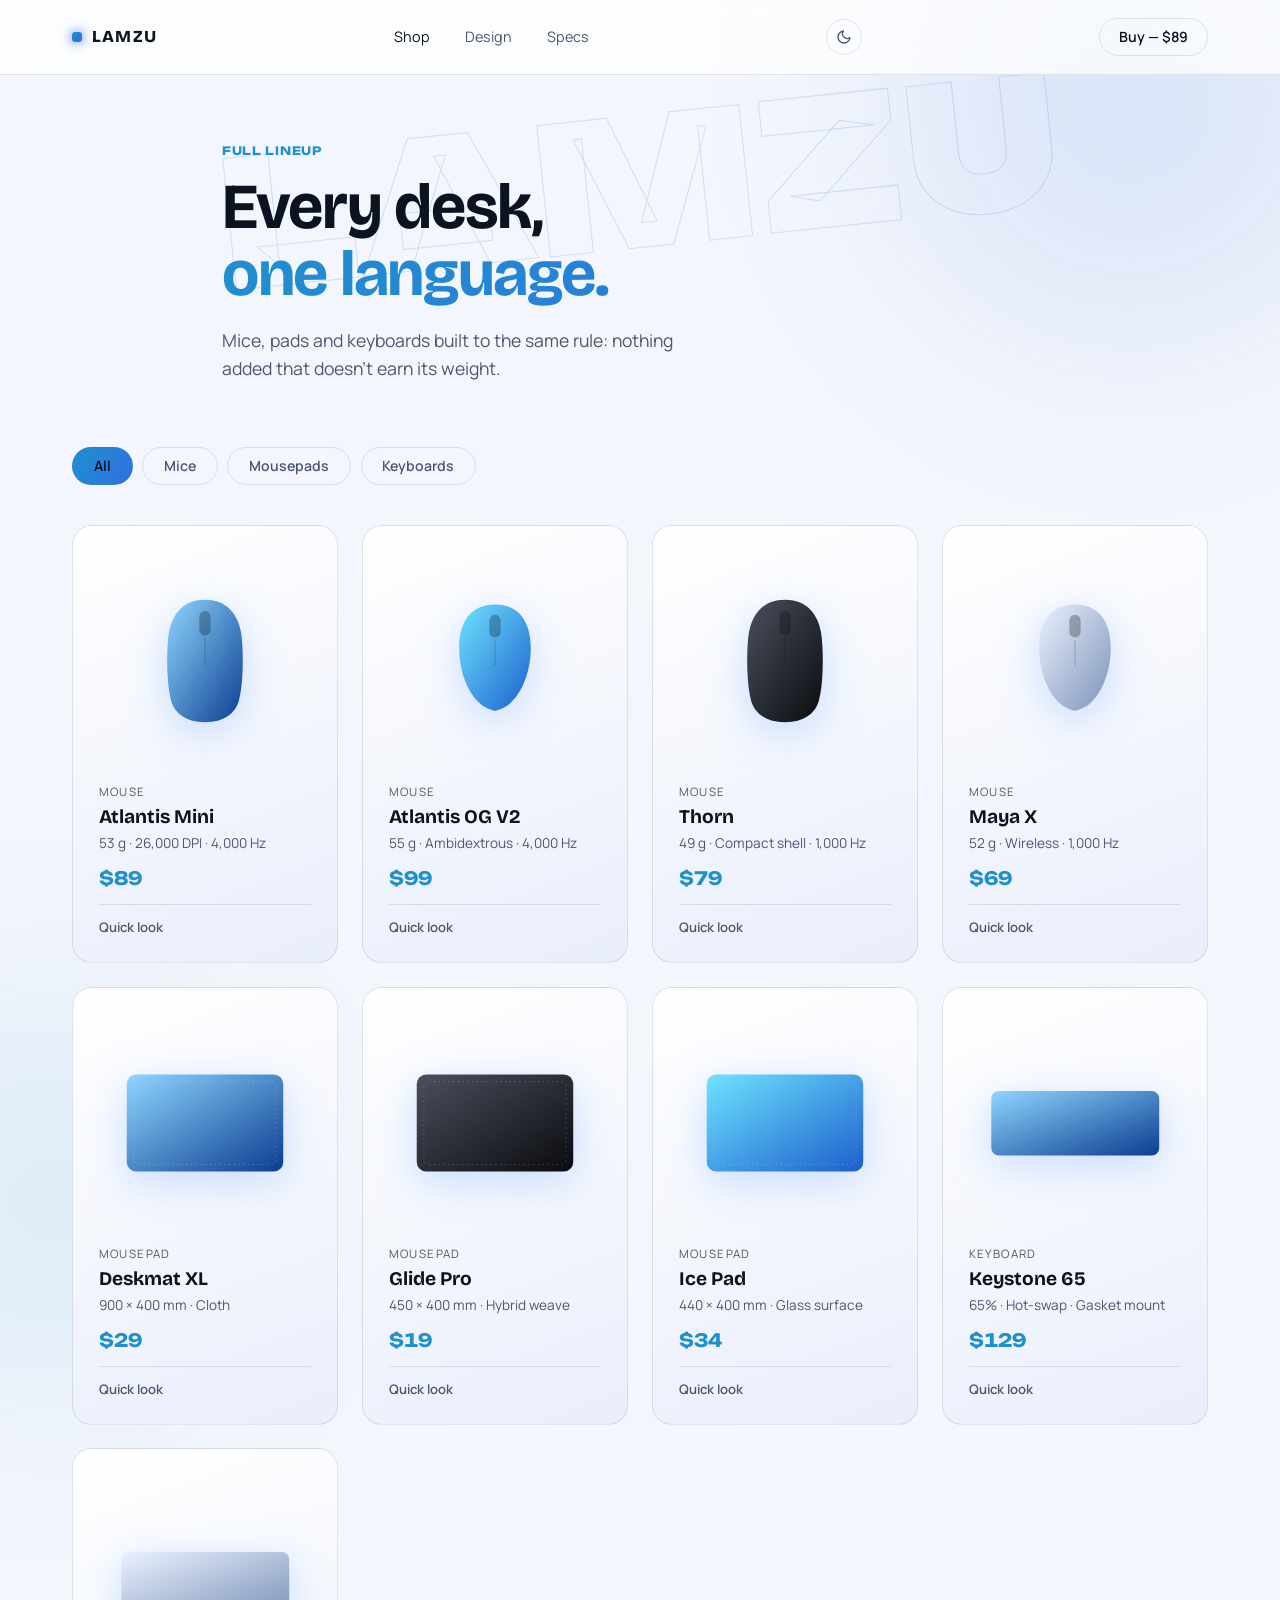
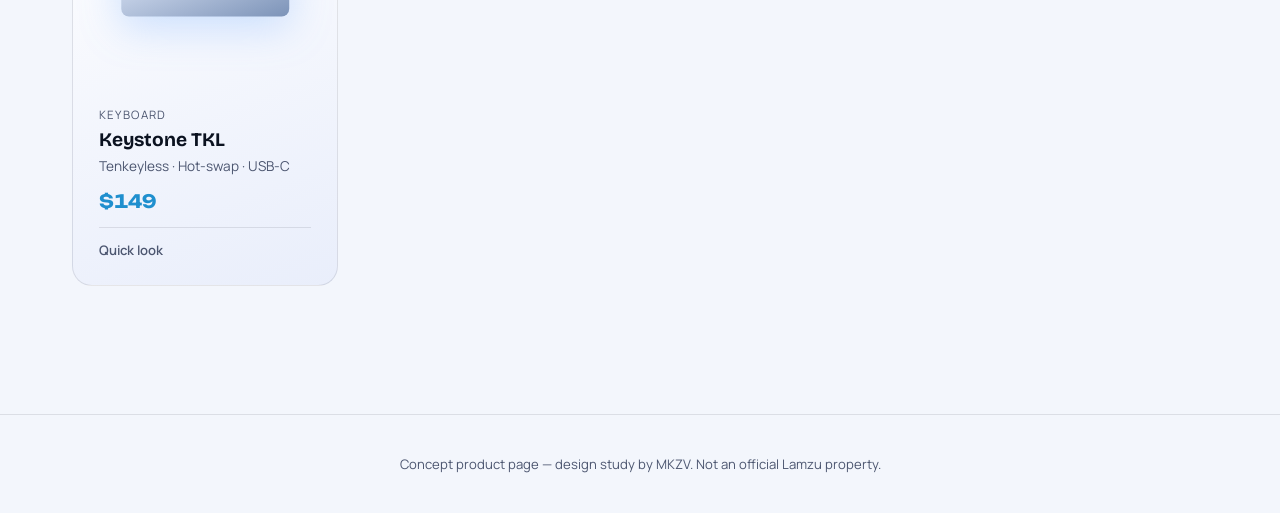
<file: lamzu-site/shop.html>
<!DOCTYPE html>
<html lang="en">
<head>
<meta charset="UTF-8">
<meta name="viewport" content="width=device-width, initial-scale=1.0">
<meta name="view-transition" content="same-origin">
<meta name="description" content="Lamzu concept lineup — mice, mousepads and keyboards, filterable by category.">
<meta name="theme-color" content="#060911">
<title>Shop — Lamzu</title>
<link rel="icon" href="data:image/svg+xml,%3Csvg xmlns='http://www.w3.org/2000/svg' viewBox='0 0 32 32'%3E%3Crect width='32' height='32' rx='8' fill='%233e8eff'/%3E%3Crect x='11' y='7' width='10' height='18' rx='5' fill='%23eaf1ff'/%3E%3C/svg%3E">
<link rel="preconnect" href="https://fonts.googleapis.com">
<link rel="preconnect" href="https://fonts.gstatic.com" crossorigin>
<link href="https://fonts.googleapis.com/css2?family=Bricolage+Grotesque:opsz,wght@12..96,300..800&family=Manrope:wght@400;500;600;700&family=Unbounded:wght@600;700;800;900&display=swap" rel="stylesheet">
<link rel="stylesheet" href="css/styles.css">
<link rel="stylesheet" href="css/shop.css">
<script>
(function () {
  var saved = null;
  try { saved = localStorage.getItem('lamzu-theme'); } catch (e) {}
  var theme = saved || (window.matchMedia('(prefers-color-scheme: light)').matches ? 'light' : 'dark');
  document.documentElement.dataset.theme = theme;
})();
</script>
</head>
<body>

<a href="#main-content" class="skip-link">Skip to content</a>

<div class="noise"></div>
<div class="glow glow-a"></div>
<div class="glow glow-b"></div>

<svg width="0" height="0" style="position:absolute" aria-hidden="true">
  <defs>
    <linearGradient id="grad-glacier" x1="0" y1="0" x2="1" y2="1">
      <stop offset="0" stop-color="#8FD6FF"/>
      <stop offset="1" stop-color="#0B3D91"/>
    </linearGradient>
    <linearGradient id="grad-arctic" x1="0" y1="0" x2="1" y2="1">
      <stop offset="0" stop-color="#EAF1FF"/>
      <stop offset="1" stop-color="#7C93B8"/>
    </linearGradient>
    <linearGradient id="grad-midnight" x1="0" y1="0" x2="1" y2="1">
      <stop offset="0" stop-color="#4A4F5C"/>
      <stop offset="1" stop-color="#0A0B0F"/>
    </linearGradient>
    <linearGradient id="grad-cyan" x1="0" y1="0" x2="1" y2="1">
      <stop offset="0" stop-color="#6FE3FF"/>
      <stop offset="1" stop-color="#1B5FCC"/>
    </linearGradient>

    <symbol id="icon-mouse-ergo" viewBox="0 0 200 280">
      <path d="M100 10 C142 10 172 36 178 90 C182 130 181 190 172 224 C164 252 140 270 100 270 C60 270 36 252 28 224 C19 190 18 130 22 90 C28 36 58 10 100 10 Z"/>
      <rect x="88" y="34" width="24" height="52" rx="12" fill="rgba(6,9,17,0.28)"/>
      <line x1="100" y1="90" x2="100" y2="150" stroke="rgba(6,9,17,0.22)" stroke-width="2"/>
    </symbol>

    <symbol id="icon-mouse-sym" viewBox="0 0 200 280">
      <path d="M100 20 C150 20 176 56 176 112 C176 162 158 208 130 232 C120 241 100 246 100 246 C100 246 80 241 70 232 C42 208 24 162 24 112 C24 56 50 20 100 20 Z"/>
      <rect x="88" y="42" width="24" height="48" rx="12" fill="rgba(6,9,17,0.28)"/>
      <line x1="100" y1="96" x2="100" y2="150" stroke="rgba(6,9,17,0.22)" stroke-width="2"/>
    </symbol>

    <symbol id="icon-pad" viewBox="0 0 280 180">
      <rect x="8" y="8" width="264" height="164" rx="16"/>
      <rect x="20" y="20" width="240" height="140" rx="9" fill="none" stroke="rgba(255,255,255,0.28)" stroke-width="1.5" stroke-dasharray="2 6"/>
    </symbol>

    <symbol id="icon-keyboard" viewBox="0 0 320 130">
      <rect x="6" y="6" width="308" height="118" rx="14"/>
    </symbol>
  </defs>
</svg>

<nav class="nav">
  <div class="nav-inner">
    <a href="index.html" class="logo">
      <span class="logo-mark"></span>LAMZU
    </a>
    <ul class="nav-links">
      <li><a href="shop.html" class="active-link">Shop</a></li>
      <li><a href="index.html#design">Design</a></li>
      <li><a href="index.html#specs">Specs</a></li>
    </ul>
    <button class="theme-toggle" id="themeToggle" type="button" aria-label="Toggle color theme">
      <svg class="icon-sun" viewBox="0 0 24 24" width="16" height="16" fill="none" stroke="currentColor" stroke-width="2" stroke-linecap="round" stroke-linejoin="round" aria-hidden="true">
        <circle cx="12" cy="12" r="4"/>
        <path d="M12 2v2M12 20v2M4.93 4.93l1.41 1.41M17.66 17.66l1.41 1.41M2 12h2M20 12h2M4.93 19.07l1.41-1.41M17.66 6.34l1.41-1.41"/>
      </svg>
      <svg class="icon-moon" viewBox="0 0 24 24" width="16" height="16" fill="none" stroke="currentColor" stroke-width="2" stroke-linecap="round" stroke-linejoin="round" aria-hidden="true">
        <path d="M21 12.79A9 9 0 1 1 11.21 3 7 7 0 0 0 21 12.79Z"/>
      </svg>
    </button>
    <a href="index.html#buy" class="nav-cta">Buy — $89</a>
  </div>
</nav>

<header class="shop-hero" data-reveal>
  <p class="hero-watermark" aria-hidden="true">LAMZU</p>
  <p class="eyebrow">Full lineup</p>
  <h1 class="reveal-lines">
    <span class="line-mask"><span class="line-inner">Every desk,</span></span>
    <span class="line-mask"><span class="line-inner grad-text">one language.</span></span>
  </h1>
  <p class="shop-hero-sub">Mice, pads and keyboards built to the same rule: nothing added that doesn't earn its weight.</p>
</header>

<main class="shop-main" id="main-content">
  <div class="filter-bar" role="tablist" aria-label="Filter products by category" data-reveal>
    <button class="filter-btn active" data-filter="all" role="tab" aria-selected="true">All</button>
    <button class="filter-btn" data-filter="mice" role="tab" aria-selected="false">Mice</button>
    <button class="filter-btn" data-filter="pads" role="tab" aria-selected="false">Mousepads</button>
    <button class="filter-btn" data-filter="keyboards" role="tab" aria-selected="false">Keyboards</button>
  </div>

  <div class="product-grid" data-reveal>

    <article class="product-card" data-category="mice" data-desc="The everyday pick — small in the hand, no compromise in the sensor.">
      <div class="product-thumb">
        <svg class="product-icon"><use href="#icon-mouse-ergo" fill="url(#grad-glacier)"/></svg>
      </div>
      <p class="product-cat">Mouse</p>
      <h3>Atlantis Mini</h3>
      <p class="product-spec">53 g · 26,000 DPI · 4,000 Hz</p>
      <p class="product-price">$89</p>
      <button class="qv-trigger" type="button">Quick look</button>
    </article>

    <article class="product-card" data-category="mice" data-desc="Full-size and ambidextrous, built for a heavier, planted grip.">
      <div class="product-thumb">
        <svg class="product-icon"><use href="#icon-mouse-sym" fill="url(#grad-cyan)"/></svg>
      </div>
      <p class="product-cat">Mouse</p>
      <h3>Atlantis OG V2</h3>
      <p class="product-spec">55 g · Ambidextrous · 4,000 Hz</p>
      <p class="product-price">$99</p>
      <button class="qv-trigger" type="button">Quick look</button>
    </article>

    <article class="product-card" data-category="mice" data-desc="Our lightest shell yet, tuned for fast, low-effort flicks.">
      <div class="product-thumb">
        <svg class="product-icon"><use href="#icon-mouse-ergo" fill="url(#grad-midnight)"/></svg>
      </div>
      <p class="product-cat">Mouse</p>
      <h3>Thorn</h3>
      <p class="product-spec">49 g · Compact shell · 1,000 Hz</p>
      <p class="product-price">$79</p>
      <button class="qv-trigger" type="button">Quick look</button>
    </article>

    <article class="product-card" data-category="mice" data-desc="Budget-friendly wireless, same core sensor platform.">
      <div class="product-thumb">
        <svg class="product-icon"><use href="#icon-mouse-sym" fill="url(#grad-arctic)"/></svg>
      </div>
      <p class="product-cat">Mouse</p>
      <h3>Maya X</h3>
      <p class="product-spec">52 g · Wireless · 1,000 Hz</p>
      <p class="product-price">$69</p>
      <button class="qv-trigger" type="button">Quick look</button>
    </article>

    <article class="product-card" data-category="pads" data-desc="Room for the mouse, the keyboard, and then some.">
      <div class="product-thumb">
        <svg class="product-icon product-icon-pad"><use href="#icon-pad" fill="url(#grad-glacier)"/></svg>
      </div>
      <p class="product-cat">Mousepad</p>
      <h3>Deskmat XL</h3>
      <p class="product-spec">900 × 400 mm · Cloth</p>
      <p class="product-price">$29</p>
      <button class="qv-trigger" type="button">Quick look</button>
    </article>

    <article class="product-card" data-category="pads" data-desc="A tighter weave for control players who brake, not glide.">
      <div class="product-thumb">
        <svg class="product-icon product-icon-pad"><use href="#icon-pad" fill="url(#grad-midnight)"/></svg>
      </div>
      <p class="product-cat">Mousepad</p>
      <h3>Glide Pro</h3>
      <p class="product-spec">450 × 400 mm · Hybrid weave</p>
      <p class="product-price">$19</p>
      <button class="qv-trigger" type="button">Quick look</button>
    </article>

    <article class="product-card" data-category="pads" data-desc="Glass-smooth surface for the fastest possible swipes.">
      <div class="product-thumb">
        <svg class="product-icon product-icon-pad"><use href="#icon-pad" fill="url(#grad-cyan)"/></svg>
      </div>
      <p class="product-cat">Mousepad</p>
      <h3>Ice Pad</h3>
      <p class="product-spec">440 × 400 mm · Glass surface</p>
      <p class="product-price">$34</p>
      <button class="qv-trigger" type="button">Quick look</button>
    </article>

    <article class="product-card" data-category="keyboards" data-desc="Compact enough for a flick, full enough for code.">
      <div class="product-thumb">
        <svg class="product-icon product-icon-kb"><use href="#icon-keyboard" fill="url(#grad-glacier)"/></svg>
      </div>
      <p class="product-cat">Keyboard</p>
      <h3>Keystone 65</h3>
      <p class="product-spec">65% · Hot-swap · Gasket mount</p>
      <p class="product-price">$129</p>
      <button class="qv-trigger" type="button">Quick look</button>
    </article>

    <article class="product-card" data-category="keyboards" data-desc="The numpad's gone; everything else stays.">
      <div class="product-thumb">
        <svg class="product-icon product-icon-kb"><use href="#icon-keyboard" fill="url(#grad-arctic)"/></svg>
      </div>
      <p class="product-cat">Keyboard</p>
      <h3>Keystone TKL</h3>
      <p class="product-spec">Tenkeyless · Hot-swap · USB‑C</p>
      <p class="product-price">$149</p>
      <button class="qv-trigger" type="button">Quick look</button>
    </article>

  </div>

  <p class="empty-state" hidden>Nothing in this category yet.</p>
</main>

<dialog class="quick-view" id="quickView" aria-labelledby="qvName">
  <button class="qv-close" id="qvClose" type="button" aria-label="Close">
    <svg viewBox="0 0 24 24" width="18" height="18" fill="none" stroke="currentColor" stroke-width="2" stroke-linecap="round"><path d="M6 6l12 12M18 6L6 18"/></svg>
  </button>
  <div class="qv-visual">
    <svg class="qv-icon" id="qvIcon"><use id="qvUse" href="#icon-mouse-ergo" fill="url(#grad-glacier)"/></svg>
  </div>
  <div class="qv-body">
    <p class="product-cat" id="qvCat">Mouse</p>
    <h3 id="qvName">Product name</h3>
    <p class="product-spec" id="qvSpec">Spec line</p>
    <p class="qv-desc" id="qvDesc">Description.</p>
    <p class="product-price" id="qvPrice">$0</p>
  </div>
</dialog>

<footer class="footer">
  <p>Concept product page — design study by MKZV. Not an official Lamzu property.</p>
</footer>

<script src="js/shop.js"></script>
</body>
</html>
</file>
<file: forme/assets/fonts/fonts.css>
/* latin-ext */
@font-face {
  font-family: 'Archivo';
  font-style: normal;
  font-weight: 400;
  font-stretch: 100%;
  font-display: swap;
  src: url(archivo_400_normal_latin-ext_0.woff2) format('woff2');
  unicode-range: U+0100-02BA, U+02BD-02C5, U+02C7-02CC, U+02CE-02D7, U+02DD-02FF, U+0304, U+0308, U+0329, U+1D00-1DBF, U+1E00-1E9F, U+1EF2-1EFF, U+2020, U+20A0-20AB, U+20AD-20C0, U+2113, U+2C60-2C7F, U+A720-A7FF;
}
/* latin */
@font-face {
  font-family: 'Archivo';
  font-style: normal;
  font-weight: 400;
  font-stretch: 100%;
  font-display: swap;
  src: url(archivo_400_normal_latin_1.woff2) format('woff2');
  unicode-range: U+0000-00FF, U+0131, U+0152-0153, U+02BB-02BC, U+02C6, U+02DA, U+02DC, U+0304, U+0308, U+0329, U+2000-206F, U+20AC, U+2122, U+2191, U+2193, U+2212, U+2215, U+FEFF, U+FFFD;
}
/* latin-ext */
@font-face {
  font-family: 'Archivo';
  font-style: normal;
  font-weight: 500;
  font-stretch: 100%;
  font-display: swap;
  src: url(archivo_500_normal_latin-ext_2.woff2) format('woff2');
  unicode-range: U+0100-02BA, U+02BD-02C5, U+02C7-02CC, U+02CE-02D7, U+02DD-02FF, U+0304, U+0308, U+0329, U+1D00-1DBF, U+1E00-1E9F, U+1EF2-1EFF, U+2020, U+20A0-20AB, U+20AD-20C0, U+2113, U+2C60-2C7F, U+A720-A7FF;
}
/* latin */
@font-face {
  font-family: 'Archivo';
  font-style: normal;
  font-weight: 500;
  font-stretch: 100%;
  font-display: swap;
  src: url(archivo_500_normal_latin_3.woff2) format('woff2');
  unicode-range: U+0000-00FF, U+0131, U+0152-0153, U+02BB-02BC, U+02C6, U+02DA, U+02DC, U+0304, U+0308, U+0329, U+2000-206F, U+20AC, U+2122, U+2191, U+2193, U+2212, U+2215, U+FEFF, U+FFFD;
}
/* latin-ext */
@font-face {
  font-family: 'Archivo';
  font-style: normal;
  font-weight: 600;
  font-stretch: 100%;
  font-display: swap;
  src: url(archivo_600_normal_latin-ext_4.woff2) format('woff2');
  unicode-range: U+0100-02BA, U+02BD-02C5, U+02C7-02CC, U+02CE-02D7, U+02DD-02FF, U+0304, U+0308, U+0329, U+1D00-1DBF, U+1E00-1E9F, U+1EF2-1EFF, U+2020, U+20A0-20AB, U+20AD-20C0, U+2113, U+2C60-2C7F, U+A720-A7FF;
}
/* latin */
@font-face {
  font-family: 'Archivo';
  font-style: normal;
  font-weight: 600;
  font-stretch: 100%;
  font-display: swap;
  src: url(archivo_600_normal_latin_5.woff2) format('woff2');
  unicode-range: U+0000-00FF, U+0131, U+0152-0153, U+02BB-02BC, U+02C6, U+02DA, U+02DC, U+0304, U+0308, U+0329, U+2000-206F, U+20AC, U+2122, U+2191, U+2193, U+2212, U+2215, U+FEFF, U+FFFD;
}
/* latin-ext */
@font-face {
  font-family: 'Syne';
  font-style: normal;
  font-weight: 600;
  font-display: swap;
  src: url(syne_600_normal_latin-ext_6.woff2) format('woff2');
  unicode-range: U+0100-02BA, U+02BD-02C5, U+02C7-02CC, U+02CE-02D7, U+02DD-02FF, U+0304, U+0308, U+0329, U+1D00-1DBF, U+1E00-1E9F, U+1EF2-1EFF, U+2020, U+20A0-20AB, U+20AD-20C0, U+2113, U+2C60-2C7F, U+A720-A7FF;
}
/* latin */
@font-face {
  font-family: 'Syne';
  font-style: normal;
  font-weight: 600;
  font-display: swap;
  src: url(syne_600_normal_latin_7.woff2) format('woff2');
  unicode-range: U+0000-00FF, U+0131, U+0152-0153, U+02BB-02BC, U+02C6, U+02DA, U+02DC, U+0304, U+0308, U+0329, U+2000-206F, U+20AC, U+2122, U+2191, U+2193, U+2212, U+2215, U+FEFF, U+FFFD;
}
/* latin-ext */
@font-face {
  font-family: 'Syne';
  font-style: normal;
  font-weight: 700;
  font-display: swap;
  src: url(syne_700_normal_latin-ext_8.woff2) format('woff2');
  unicode-range: U+0100-02BA, U+02BD-02C5, U+02C7-02CC, U+02CE-02D7, U+02DD-02FF, U+0304, U+0308, U+0329, U+1D00-1DBF, U+1E00-1E9F, U+1EF2-1EFF, U+2020, U+20A0-20AB, U+20AD-20C0, U+2113, U+2C60-2C7F, U+A720-A7FF;
}
/* latin */
@font-face {
  font-family: 'Syne';
  font-style: normal;
  font-weight: 700;
  font-display: swap;
  src: url(syne_700_normal_latin_9.woff2) format('woff2');
  unicode-range: U+0000-00FF, U+0131, U+0152-0153, U+02BB-02BC, U+02C6, U+02DA, U+02DC, U+0304, U+0308, U+0329, U+2000-206F, U+20AC, U+2122, U+2191, U+2193, U+2212, U+2215, U+FEFF, U+FFFD;
}
/* latin-ext */
@font-face {
  font-family: 'Syne';
  font-style: normal;
  font-weight: 800;
  font-display: swap;
  src: url(syne_800_normal_latin-ext_10.woff2) format('woff2');
  unicode-range: U+0100-02BA, U+02BD-02C5, U+02C7-02CC, U+02CE-02D7, U+02DD-02FF, U+0304, U+0308, U+0329, U+1D00-1DBF, U+1E00-1E9F, U+1EF2-1EFF, U+2020, U+20A0-20AB, U+20AD-20C0, U+2113, U+2C60-2C7F, U+A720-A7FF;
}
/* latin */
@font-face {
  font-family: 'Syne';
  font-style: normal;
  font-weight: 800;
  font-display: swap;
  src: url(syne_800_normal_latin_11.woff2) format('woff2');
  unicode-range: U+0000-00FF, U+0131, U+0152-0153, U+02BB-02BC, U+02C6, U+02DA, U+02DC, U+0304, U+0308, U+0329, U+2000-206F, U+20AC, U+2122, U+2191, U+2193, U+2212, U+2215, U+FEFF, U+FFFD;
}
</file>
<file: lamzu-site/css/styles.css>
:root {
  --bg: #060911;
  --bg-soft: #0b0f1a;
  --surface: #0d1420;
  --line: rgba(255, 255, 255, 0.08);
  --text: #eaf1ff;
  --text-dim: #90a0bf;
  --accent: #3e8eff;
  --accent-soft: #6fe3ff;
  --accent-deep: #0b3d91;
  --glow-a-color: rgba(62, 142, 255, 0.35);
  --glow-b-color: rgba(111, 227, 255, 0.18);
  --nav-bg: rgba(6, 9, 17, 0.6);
  --tag-bg: rgba(13, 20, 32, 0.75);
  --watermark-stroke: rgba(111, 227, 255, 0.14);
  --noise-opacity: 0.035;
  --card-shadow: rgba(6, 9, 17, 0.5);
  --font-display: 'Bricolage Grotesque', serif;
  --font-body: 'Manrope', sans-serif;
  --font-accent: 'Unbounded', sans-serif;
  color-scheme: dark;
}

:root[data-theme="light"] {
  --bg: #f3f6fc;
  --bg-soft: #e9eefb;
  --surface: #ffffff;
  --line: rgba(11, 18, 32, 0.1);
  --text: #0b1220;
  --text-dim: #4c5670;
  --accent: #2f6fe0;
  --accent-soft: #1f8fce;
  --accent-deep: #0b3d91;
  --glow-a-color: rgba(47, 111, 224, 0.16);
  --glow-b-color: rgba(31, 143, 206, 0.12);
  --nav-bg: rgba(255, 255, 255, 0.72);
  --tag-bg: rgba(255, 255, 255, 0.85);
  --watermark-stroke: rgba(47, 111, 224, 0.18);
  --noise-opacity: 0.02;
  --card-shadow: rgba(15, 23, 42, 0.16);
  color-scheme: light;
}

* { margin: 0; padding: 0; box-sizing: border-box; }

html { scroll-behavior: smooth; }

body {
  background: var(--bg);
  color: var(--text);
  font-family: var(--font-body);
  overflow-x: hidden;
  position: relative;
  transition: background 0.4s ease, color 0.4s ease;
}

.skip-link {
  position: absolute;
  top: 0;
  left: -9999px;
  z-index: 100;
  background: var(--accent-soft);
  color: #04101f;
  font-weight: 600;
  padding: 0.75rem 1.25rem;
  border-radius: 0 0 8px 0;
}
.skip-link:focus { left: 0; }

.noise {
  position: fixed;
  inset: 0;
  pointer-events: none;
  z-index: 2;
  opacity: var(--noise-opacity);
  background-image: url("data:image/svg+xml,%3Csvg xmlns='http://www.w3.org/2000/svg' width='120' height='120'%3E%3Cfilter id='n'%3E%3CfeTurbulence type='fractalNoise' baseFrequency='0.9' numOctaves='2' stitchTiles='stitch'/%3E%3C/filter%3E%3Crect width='100%25' height='100%25' filter='url(%23n)'/%3E%3C/svg%3E");
  mix-blend-mode: overlay;
  transition: opacity 0.4s ease;
}

.glow {
  position: absolute;
  border-radius: 50%;
  filter: blur(70px);
  z-index: 0;
  pointer-events: none;
  transition: background 0.4s ease;
}
.glow-a {
  width: 700px; height: 700px;
  top: -250px; right: -200px;
  background: radial-gradient(circle, var(--glow-a-color), transparent 70%);
}
.glow-b {
  width: 600px; height: 600px;
  top: 900px; left: -250px;
  background: radial-gradient(circle, var(--glow-b-color), transparent 70%);
}

a { color: inherit; text-decoration: none; }
ul { list-style: none; }

h1, h2 { font-family: var(--font-display); font-weight: 700; letter-spacing: -0.02em; text-wrap: balance; }

.grad-text {
  background: linear-gradient(120deg, var(--accent-soft), var(--accent));
  -webkit-background-clip: text;
  background-clip: text;
  color: transparent;
}

.eyebrow {
  font-family: var(--font-accent);
  font-size: 0.72rem;
  letter-spacing: 0.06em;
  text-transform: uppercase;
  color: var(--accent-soft);
  font-weight: 700;
  margin-bottom: 1rem;
}

/* Nav */
.nav {
  position: fixed;
  top: 0; left: 0; right: 0;
  z-index: 50;
  backdrop-filter: blur(16px);
  background: var(--nav-bg);
  border-bottom: 1px solid var(--line);
  transition: background 0.3s ease, border-color 0.3s ease;
}
.nav-inner {
  max-width: 1200px;
  margin: 0 auto;
  padding: 1.1rem 2rem;
  display: flex;
  align-items: center;
  gap: 1rem;
  justify-content: space-between;
}
.theme-toggle {
  display: flex;
  align-items: center;
  justify-content: center;
  width: 36px;
  height: 36px;
  flex-shrink: 0;
  border-radius: 50%;
  border: 1px solid var(--line);
  background: none;
  color: var(--text-dim);
  cursor: pointer;
  transition: border-color 0.2s, color 0.2s;
}
.theme-toggle:hover { color: var(--text); border-color: rgba(128,128,128,0.4); }
.theme-toggle:focus-visible { outline: 2px solid var(--accent-soft); outline-offset: 2px; }
.theme-toggle .icon-moon { display: none; }
:root[data-theme="light"] .theme-toggle .icon-sun { display: none; }
:root[data-theme="light"] .theme-toggle .icon-moon { display: block; }
.logo {
  font-family: var(--font-display);
  font-weight: 800;
  letter-spacing: 0.08em;
  font-size: 1.05rem;
  display: flex;
  align-items: center;
  gap: 0.6rem;
}
.logo-mark {
  width: 10px; height: 10px;
  border-radius: 3px;
  background: linear-gradient(135deg, var(--accent-soft), var(--accent));
  box-shadow: 0 0 12px var(--accent);
}
.nav-links {
  display: flex;
  gap: 2.2rem;
  font-size: 0.9rem;
  color: var(--text-dim);
}
.nav-links a:hover { color: var(--text); }
.nav-cta {
  border: 1px solid var(--line);
  padding: 0.55rem 1.2rem;
  border-radius: 100px;
  font-size: 0.88rem;
  font-weight: 600;
  transition: border-color 0.2s, background 0.2s;
}
.nav-cta:hover { border-color: var(--accent); background: rgba(62,142,255,0.1); }

@media (max-width: 800px) {
  .nav-links { display: none; }
}

/* Hero */
.hero {
  max-width: 1200px;
  margin: 0 auto;
  min-height: 100vh;
  display: grid;
  grid-template-columns: 1fr 1fr;
  align-items: center;
  gap: 2rem;
  padding: 8rem 2rem 4rem;
  position: relative;
  z-index: 1;
}
.hero-watermark {
  position: absolute;
  top: 42%;
  left: 50%;
  transform: translate(-50%, -50%) rotate(-6deg);
  font-family: var(--font-accent);
  font-weight: 900;
  font-size: clamp(5rem, 16vw, 11rem);
  line-height: 1;
  letter-spacing: 0.01em;
  white-space: nowrap;
  color: transparent;
  -webkit-text-stroke: 1px var(--watermark-stroke);
  z-index: -1;
  pointer-events: none;
  user-select: none;
  transition: -webkit-text-stroke-color 0.4s ease;
}

.hero-sub {
  color: var(--text-dim);
  font-size: 1.1rem;
  line-height: 1.6;
  max-width: 480px;
  margin: 1.5rem 0 2.4rem;
}
h1 {
  font-size: clamp(2.8rem, 6vw, 4.6rem);
  line-height: 1.02;
}
.line-mask { display: block; overflow: hidden; }
.line-inner {
  display: block;
  transform: translateY(112%);
  transition: transform 0.9s cubic-bezier(.16,1,.3,1);
}
.reveal-lines .line-mask:nth-child(1) .line-inner { transition-delay: 0.05s; }
.reveal-lines .line-mask:nth-child(2) .line-inner { transition-delay: 0.18s; }
[data-reveal].in-view .line-inner { transform: translateY(0); }
.hero-actions {
  display: flex;
  gap: 1rem;
  align-items: center;
}
.btn {
  display: inline-flex;
  align-items: center;
  justify-content: center;
  padding: 0.95rem 1.8rem;
  border-radius: 100px;
  font-weight: 600;
  font-size: 0.95rem;
  transition: transform 0.25s cubic-bezier(.2,.8,.2,1), box-shadow 0.25s, background 0.25s;
}
.btn:focus-visible {
  outline: 2px solid var(--accent-soft);
  outline-offset: 3px;
}
.btn-primary {
  background: linear-gradient(120deg, var(--accent-soft), var(--accent));
  color: #04101f;
  box-shadow: 0 8px 30px rgba(62,142,255,0.35);
}
.btn-primary { transition: box-shadow 0.25s, background 0.25s, transform 0.2s cubic-bezier(.2,.8,.2,1); }
.btn-primary:hover { box-shadow: 0 12px 40px rgba(62,142,255,0.5); }
.btn-ghost {
  color: var(--text-dim);
}
.btn-ghost:hover { color: var(--text); }
.btn-lg { padding: 1.1rem 2.6rem; font-size: 1.05rem; }

.hero-visual {
  display: flex;
  justify-content: center;
  align-items: center;
}
.mouse-float {
  animation: float 6s ease-in-out infinite;
}
.mouse-hero {
  width: min(340px, 80%);
  filter: drop-shadow(0 30px 60px rgba(62,142,255,0.35));
  transition: transform 0.3s ease-out;
  display: block;
}
@keyframes float {
  0%, 100% { transform: translateY(0) rotate(-1deg); }
  50% { transform: translateY(-18px) rotate(1deg); }
}

/* Reveal */
[data-reveal] {
  opacity: 0;
  transform: translateY(28px);
  transition: opacity 0.8s cubic-bezier(.2,.8,.2,1), transform 0.8s cubic-bezier(.2,.8,.2,1);
}
[data-reveal].in-view {
  opacity: 1;
  transform: translateY(0);
}

/* Anatomy — pinned scrollytelling section */
.anatomy {
  max-width: 1200px;
  margin: 0 auto;
  padding: 4rem 2rem 2rem;
  position: relative;
  z-index: 1;
}
.anatomy-inner {
  display: grid;
  grid-template-columns: 0.9fr 1fr;
  gap: 4rem;
}

.anatomy-visual {
  position: sticky;
  top: 6rem;
  height: calc(100vh - 9rem);
  display: flex;
  flex-direction: column;
  align-items: center;
  justify-content: center;
}
.anatomy-visual-inner {
  position: relative;
  width: 100%;
  max-width: 320px;
}
.anatomy-tint {
  position: absolute;
  inset: -25%;
  border-radius: 50%;
  filter: blur(70px);
  z-index: -1;
  transition: background 0.8s ease;
}
.anatomy[data-active-stage="shell"] .anatomy-tint {
  background: radial-gradient(circle, rgba(62,142,255,0.32), transparent 70%);
}
.anatomy[data-active-stage="sensor"] .anatomy-tint {
  background: radial-gradient(circle, rgba(111,227,255,0.38), transparent 70%);
}
.anatomy[data-active-stage="battery"] .anatomy-tint {
  background: radial-gradient(circle, rgba(143,214,255,0.32), transparent 70%);
}
.mouse-anatomy {
  width: 100%;
  display: block;
  filter: drop-shadow(0 30px 60px rgba(62,142,255,0.3));
  transition: transform 0.7s cubic-bezier(.2,.8,.2,1);
  transform-origin: 50% 60%;
}
.anatomy[data-active-stage="shell"] .mouse-anatomy { transform: rotate(-2deg) scale(1); }
.anatomy[data-active-stage="sensor"] .mouse-anatomy { transform: rotate(3deg) scale(1.07) translateY(-6px); }
.anatomy[data-active-stage="battery"] .mouse-anatomy { transform: rotate(0deg) scale(1.02) translateY(10px); }

.anatomy-tag {
  position: absolute;
  display: flex;
  align-items: center;
  gap: 0.5rem;
  font-size: 0.78rem;
  color: var(--text-dim);
  background: var(--tag-bg);
  border: 1px solid var(--line);
  padding: 0.4rem 0.8rem;
  border-radius: 100px;
  backdrop-filter: blur(6px);
  white-space: nowrap;
  opacity: 0;
  transform: translateY(6px);
  transition: opacity 0.5s, transform 0.5s;
  pointer-events: none;
}
.tag-dot {
  width: 6px; height: 6px;
  border-radius: 50%;
  background: var(--accent-soft);
  box-shadow: 0 0 8px var(--accent-soft);
  flex-shrink: 0;
}
.anatomy[data-active-stage="shell"] .anatomy-tag[data-stage="shell"],
.anatomy[data-active-stage="sensor"] .anatomy-tag[data-stage="sensor"],
.anatomy[data-active-stage="battery"] .anatomy-tag[data-stage="battery"] {
  opacity: 1;
  transform: translateY(0);
}

.anatomy-dots { display: flex; gap: 0.5rem; margin-top: 2.4rem; }
.dot {
  width: 6px; height: 6px;
  border-radius: 3px;
  background: var(--line);
  transition: background 0.3s, width 0.3s;
}
.anatomy[data-active-stage="shell"] .dot[data-stage="shell"],
.anatomy[data-active-stage="sensor"] .dot[data-stage="sensor"],
.anatomy[data-active-stage="battery"] .dot[data-stage="battery"] {
  background: var(--accent-soft);
  width: 22px;
}

.anatomy-steps { display: flex; flex-direction: column; }
.anatomy-step {
  min-height: 82vh;
  display: flex;
  flex-direction: column;
  justify-content: center;
}
.anatomy-step h2 {
  font-size: clamp(2rem, 3.4vw, 2.8rem);
  line-height: 1.12;
  margin-bottom: 1.2rem;
}
.anatomy-step p {
  color: var(--text-dim);
  font-size: 1.05rem;
  line-height: 1.7;
  max-width: 460px;
}
.fact-list {
  display: flex;
  gap: 2.4rem;
  margin-top: 2.2rem;
  flex-wrap: wrap;
}
.fact-list li {
  display: flex;
  flex-direction: column;
  font-size: 0.85rem;
  color: var(--text-dim);
}
.fact-list li span {
  font-family: var(--font-accent);
  font-size: 1.3rem;
  color: var(--text);
  font-weight: 700;
  font-variant-numeric: tabular-nums;
}

/* Specs */
.specs {
  max-width: 900px;
  margin: 0 auto;
  padding: 6rem 2rem;
  position: relative;
  z-index: 1;
}
.specs h2 {
  font-size: clamp(2rem, 3.4vw, 2.6rem);
  margin-bottom: 2.5rem;
  text-align: center;
}
.specs-table {
  border-top: 1px solid var(--line);
}
.specs-row {
  display: grid;
  grid-template-columns: 200px 1fr;
  gap: 2rem;
  padding: 1.2rem 0.5rem;
  border-bottom: 1px solid var(--line);
  font-size: 0.98rem;
}
.specs-row span:first-child { color: var(--text-dim); }
.specs-row span:last-child { font-weight: 600; }

/* Colors */
.colors {
  max-width: 1000px;
  margin: 0 auto;
  padding: 6rem 2rem;
  text-align: center;
  position: relative;
  z-index: 1;
}
.colors h2 { font-size: clamp(2rem, 3.4vw, 2.6rem); }
.colors-sub { color: var(--text-dim); margin-top: 0.8rem; }
.colors-stage { margin: 3rem auto; }
.mouse-mini {
  width: min(220px, 60%);
  transition: filter 0.4s;
  filter: drop-shadow(0 20px 40px rgba(62,142,255,0.3));
}
.swatches {
  display: flex;
  justify-content: center;
  gap: 1.2rem;
  flex-wrap: wrap;
}
.swatch {
  display: flex;
  flex-direction: column;
  align-items: center;
  gap: 0.6rem;
  background: none;
  border: none;
  color: var(--text-dim);
  font-size: 0.85rem;
  font-family: var(--font-body);
  cursor: pointer;
  padding: 0.4rem;
}
.swatch:focus-visible { outline: 2px solid var(--accent-soft); outline-offset: 3px; border-radius: 8px; }
.swatch span {
  width: 44px; height: 44px;
  border-radius: 50%;
  background: var(--sw);
  border: 2px solid transparent;
  transition: border-color 0.2s, transform 0.2s;
  display: block;
}
.swatch:hover span { transform: scale(1.08); }
.swatch.active span { border-color: var(--text); }
.swatch.active { color: var(--text); }

/* CTA */
.cta {
  max-width: 700px;
  margin: 0 auto;
  padding: 8rem 2rem 10rem;
  text-align: center;
  position: relative;
  z-index: 1;
}
.cta h2 { font-size: clamp(2.2rem, 4vw, 3.2rem); }
.cta-price {
  font-family: var(--font-accent);
  font-weight: 800;
  font-size: clamp(3rem, 6vw, 4.5rem);
  background: linear-gradient(120deg, var(--accent-soft), var(--accent));
  -webkit-background-clip: text;
  background-clip: text;
  color: transparent;
  margin: 0.5rem 0;
  font-variant-numeric: tabular-nums;
}
.cta-sub { color: var(--text-dim); margin-bottom: 2.4rem; }

.footer {
  text-align: center;
  padding: 2.5rem 2rem;
  color: var(--text-dim);
  font-size: 0.82rem;
  border-top: 1px solid var(--line);
  position: relative;
  z-index: 1;
}

@media (max-width: 860px) {
  .hero { grid-template-columns: 1fr; text-align: left; }
  .hero-visual { order: -1; }
  .specs-row { grid-template-columns: 1fr; gap: 0.3rem; }

  .anatomy-inner { grid-template-columns: 1fr; }
  .anatomy-visual {
    position: static;
    height: auto;
    margin-bottom: 2.5rem;
  }
  .anatomy-visual-inner { max-width: 220px; }
  .anatomy-step { min-height: auto; padding: 1.6rem 0; }

  .hero-watermark { font-size: clamp(3.5rem, 22vw, 6rem); top: 30%; }
}

@media (prefers-reduced-motion: reduce) {
  html { scroll-behavior: auto; }
  .mouse-float { animation: none; }
  [data-reveal] { opacity: 1; transform: none; transition: none; }
  .line-inner { transform: none; transition: none; }
  .mouse-anatomy, .anatomy-tag, .dot { transition: none; }
  .btn-primary, .product-card { transition: box-shadow 0.25s, background 0.25s; }
  ::view-transition-group(*) { animation: none !important; }
}

/* Cross-document view transition between index.html and shop.html (Chrome/Edge; ignored elsewhere) */
::view-transition-old(root),
::view-transition-new(root) {
  animation-duration: 0.45s;
  animation-timing-function: cubic-bezier(.2, .8, .2, 1);
}
</file>
<file: nova/assets/fonts/fonts.css>
/* cyrillic-ext */
@font-face {
  font-family: 'Manrope';
  font-style: normal;
  font-weight: 400;
  font-display: swap;
  src: url(manrope_400_normal_cyrillic-ext_0.woff2) format('woff2');
  unicode-range: U+0460-052F, U+1C80-1C8A, U+20B4, U+2DE0-2DFF, U+A640-A69F, U+FE2E-FE2F;
}
/* cyrillic */
@font-face {
  font-family: 'Manrope';
  font-style: normal;
  font-weight: 400;
  font-display: swap;
  src: url(manrope_400_normal_cyrillic_1.woff2) format('woff2');
  unicode-range: U+0301, U+0400-045F, U+0490-0491, U+04B0-04B1, U+2116;
}
/* latin-ext */
@font-face {
  font-family: 'Manrope';
  font-style: normal;
  font-weight: 400;
  font-display: swap;
  src: url(manrope_400_normal_latin-ext_2.woff2) format('woff2');
  unicode-range: U+0100-02BA, U+02BD-02C5, U+02C7-02CC, U+02CE-02D7, U+02DD-02FF, U+0304, U+0308, U+0329, U+1D00-1DBF, U+1E00-1E9F, U+1EF2-1EFF, U+2020, U+20A0-20AB, U+20AD-20C0, U+2113, U+2C60-2C7F, U+A720-A7FF;
}
/* latin */
@font-face {
  font-family: 'Manrope';
  font-style: normal;
  font-weight: 400;
  font-display: swap;
  src: url(manrope_400_normal_latin_3.woff2) format('woff2');
  unicode-range: U+0000-00FF, U+0131, U+0152-0153, U+02BB-02BC, U+02C6, U+02DA, U+02DC, U+0304, U+0308, U+0329, U+2000-206F, U+20AC, U+2122, U+2191, U+2193, U+2212, U+2215, U+FEFF, U+FFFD;
}
/* cyrillic-ext */
@font-face {
  font-family: 'Manrope';
  font-style: normal;
  font-weight: 500;
  font-display: swap;
  src: url(manrope_500_normal_cyrillic-ext_4.woff2) format('woff2');
  unicode-range: U+0460-052F, U+1C80-1C8A, U+20B4, U+2DE0-2DFF, U+A640-A69F, U+FE2E-FE2F;
}
/* cyrillic */
@font-face {
  font-family: 'Manrope';
  font-style: normal;
  font-weight: 500;
  font-display: swap;
  src: url(manrope_500_normal_cyrillic_5.woff2) format('woff2');
  unicode-range: U+0301, U+0400-045F, U+0490-0491, U+04B0-04B1, U+2116;
}
/* latin-ext */
@font-face {
  font-family: 'Manrope';
  font-style: normal;
  font-weight: 500;
  font-display: swap;
  src: url(manrope_500_normal_latin-ext_6.woff2) format('woff2');
  unicode-range: U+0100-02BA, U+02BD-02C5, U+02C7-02CC, U+02CE-02D7, U+02DD-02FF, U+0304, U+0308, U+0329, U+1D00-1DBF, U+1E00-1E9F, U+1EF2-1EFF, U+2020, U+20A0-20AB, U+20AD-20C0, U+2113, U+2C60-2C7F, U+A720-A7FF;
}
/* latin */
@font-face {
  font-family: 'Manrope';
  font-style: normal;
  font-weight: 500;
  font-display: swap;
  src: url(manrope_500_normal_latin_7.woff2) format('woff2');
  unicode-range: U+0000-00FF, U+0131, U+0152-0153, U+02BB-02BC, U+02C6, U+02DA, U+02DC, U+0304, U+0308, U+0329, U+2000-206F, U+20AC, U+2122, U+2191, U+2193, U+2212, U+2215, U+FEFF, U+FFFD;
}
/* cyrillic-ext */
@font-face {
  font-family: 'Manrope';
  font-style: normal;
  font-weight: 600;
  font-display: swap;
  src: url(manrope_600_normal_cyrillic-ext_8.woff2) format('woff2');
  unicode-range: U+0460-052F, U+1C80-1C8A, U+20B4, U+2DE0-2DFF, U+A640-A69F, U+FE2E-FE2F;
}
/* cyrillic */
@font-face {
  font-family: 'Manrope';
  font-style: normal;
  font-weight: 600;
  font-display: swap;
  src: url(manrope_600_normal_cyrillic_9.woff2) format('woff2');
  unicode-range: U+0301, U+0400-045F, U+0490-0491, U+04B0-04B1, U+2116;
}
/* latin-ext */
@font-face {
  font-family: 'Manrope';
  font-style: normal;
  font-weight: 600;
  font-display: swap;
  src: url(manrope_600_normal_latin-ext_10.woff2) format('woff2');
  unicode-range: U+0100-02BA, U+02BD-02C5, U+02C7-02CC, U+02CE-02D7, U+02DD-02FF, U+0304, U+0308, U+0329, U+1D00-1DBF, U+1E00-1E9F, U+1EF2-1EFF, U+2020, U+20A0-20AB, U+20AD-20C0, U+2113, U+2C60-2C7F, U+A720-A7FF;
}
/* latin */
@font-face {
  font-family: 'Manrope';
  font-style: normal;
  font-weight: 600;
  font-display: swap;
  src: url(manrope_600_normal_latin_11.woff2) format('woff2');
  unicode-range: U+0000-00FF, U+0131, U+0152-0153, U+02BB-02BC, U+02C6, U+02DA, U+02DC, U+0304, U+0308, U+0329, U+2000-206F, U+20AC, U+2122, U+2191, U+2193, U+2212, U+2215, U+FEFF, U+FFFD;
}
/* cyrillic-ext */
@font-face {
  font-family: 'Manrope';
  font-style: normal;
  font-weight: 700;
  font-display: swap;
  src: url(manrope_700_normal_cyrillic-ext_12.woff2) format('woff2');
  unicode-range: U+0460-052F, U+1C80-1C8A, U+20B4, U+2DE0-2DFF, U+A640-A69F, U+FE2E-FE2F;
}
/* cyrillic */
@font-face {
  font-family: 'Manrope';
  font-style: normal;
  font-weight: 700;
  font-display: swap;
  src: url(manrope_700_normal_cyrillic_13.woff2) format('woff2');
  unicode-range: U+0301, U+0400-045F, U+0490-0491, U+04B0-04B1, U+2116;
}
/* latin-ext */
@font-face {
  font-family: 'Manrope';
  font-style: normal;
  font-weight: 700;
  font-display: swap;
  src: url(manrope_700_normal_latin-ext_14.woff2) format('woff2');
  unicode-range: U+0100-02BA, U+02BD-02C5, U+02C7-02CC, U+02CE-02D7, U+02DD-02FF, U+0304, U+0308, U+0329, U+1D00-1DBF, U+1E00-1E9F, U+1EF2-1EFF, U+2020, U+20A0-20AB, U+20AD-20C0, U+2113, U+2C60-2C7F, U+A720-A7FF;
}
/* latin */
@font-face {
  font-family: 'Manrope';
  font-style: normal;
  font-weight: 700;
  font-display: swap;
  src: url(manrope_700_normal_latin_15.woff2) format('woff2');
  unicode-range: U+0000-00FF, U+0131, U+0152-0153, U+02BB-02BC, U+02C6, U+02DA, U+02DC, U+0304, U+0308, U+0329, U+2000-206F, U+20AC, U+2122, U+2191, U+2193, U+2212, U+2215, U+FEFF, U+FFFD;
}
/* latin-ext */
@font-face {
  font-family: 'Sora';
  font-style: normal;
  font-weight: 400;
  font-display: swap;
  src: url(sora_400_normal_latin-ext_16.woff2) format('woff2');
  unicode-range: U+0100-02BA, U+02BD-02C5, U+02C7-02CC, U+02CE-02D7, U+02DD-02FF, U+0304, U+0308, U+0329, U+1D00-1DBF, U+1E00-1E9F, U+1EF2-1EFF, U+2020, U+20A0-20AB, U+20AD-20C0, U+2113, U+2C60-2C7F, U+A720-A7FF;
}
/* latin */
@font-face {
  font-family: 'Sora';
  font-style: normal;
  font-weight: 400;
  font-display: swap;
  src: url(sora_400_normal_latin_17.woff2) format('woff2');
  unicode-range: U+0000-00FF, U+0131, U+0152-0153, U+02BB-02BC, U+02C6, U+02DA, U+02DC, U+0304, U+0308, U+0329, U+2000-206F, U+20AC, U+2122, U+2191, U+2193, U+2212, U+2215, U+FEFF, U+FFFD;
}
/* latin-ext */
@font-face {
  font-family: 'Sora';
  font-style: normal;
  font-weight: 500;
  font-display: swap;
  src: url(sora_500_normal_latin-ext_18.woff2) format('woff2');
  unicode-range: U+0100-02BA, U+02BD-02C5, U+02C7-02CC, U+02CE-02D7, U+02DD-02FF, U+0304, U+0308, U+0329, U+1D00-1DBF, U+1E00-1E9F, U+1EF2-1EFF, U+2020, U+20A0-20AB, U+20AD-20C0, U+2113, U+2C60-2C7F, U+A720-A7FF;
}
/* latin */
@font-face {
  font-family: 'Sora';
  font-style: normal;
  font-weight: 500;
  font-display: swap;
  src: url(sora_500_normal_latin_19.woff2) format('woff2');
  unicode-range: U+0000-00FF, U+0131, U+0152-0153, U+02BB-02BC, U+02C6, U+02DA, U+02DC, U+0304, U+0308, U+0329, U+2000-206F, U+20AC, U+2122, U+2191, U+2193, U+2212, U+2215, U+FEFF, U+FFFD;
}
/* latin-ext */
@font-face {
  font-family: 'Sora';
  font-style: normal;
  font-weight: 600;
  font-display: swap;
  src: url(sora_600_normal_latin-ext_20.woff2) format('woff2');
  unicode-range: U+0100-02BA, U+02BD-02C5, U+02C7-02CC, U+02CE-02D7, U+02DD-02FF, U+0304, U+0308, U+0329, U+1D00-1DBF, U+1E00-1E9F, U+1EF2-1EFF, U+2020, U+20A0-20AB, U+20AD-20C0, U+2113, U+2C60-2C7F, U+A720-A7FF;
}
/* latin */
@font-face {
  font-family: 'Sora';
  font-style: normal;
  font-weight: 600;
  font-display: swap;
  src: url(sora_600_normal_latin_21.woff2) format('woff2');
  unicode-range: U+0000-00FF, U+0131, U+0152-0153, U+02BB-02BC, U+02C6, U+02DA, U+02DC, U+0304, U+0308, U+0329, U+2000-206F, U+20AC, U+2122, U+2191, U+2193, U+2212, U+2215, U+FEFF, U+FFFD;
}
/* latin-ext */
@font-face {
  font-family: 'Sora';
  font-style: normal;
  font-weight: 700;
  font-display: swap;
  src: url(sora_700_normal_latin-ext_22.woff2) format('woff2');
  unicode-range: U+0100-02BA, U+02BD-02C5, U+02C7-02CC, U+02CE-02D7, U+02DD-02FF, U+0304, U+0308, U+0329, U+1D00-1DBF, U+1E00-1E9F, U+1EF2-1EFF, U+2020, U+20A0-20AB, U+20AD-20C0, U+2113, U+2C60-2C7F, U+A720-A7FF;
}
/* latin */
@font-face {
  font-family: 'Sora';
  font-style: normal;
  font-weight: 700;
  font-display: swap;
  src: url(sora_700_normal_latin_23.woff2) format('woff2');
  unicode-range: U+0000-00FF, U+0131, U+0152-0153, U+02BB-02BC, U+02C6, U+02DA, U+02DC, U+0304, U+0308, U+0329, U+2000-206F, U+20AC, U+2122, U+2191, U+2193, U+2212, U+2215, U+FEFF, U+FFFD;
}
/* latin-ext */
@font-face {
  font-family: 'Sora';
  font-style: normal;
  font-weight: 800;
  font-display: swap;
  src: url(sora_800_normal_latin-ext_24.woff2) format('woff2');
  unicode-range: U+0100-02BA, U+02BD-02C5, U+02C7-02CC, U+02CE-02D7, U+02DD-02FF, U+0304, U+0308, U+0329, U+1D00-1DBF, U+1E00-1E9F, U+1EF2-1EFF, U+2020, U+20A0-20AB, U+20AD-20C0, U+2113, U+2C60-2C7F, U+A720-A7FF;
}
/* latin */
@font-face {
  font-family: 'Sora';
  font-style: normal;
  font-weight: 800;
  font-display: swap;
  src: url(sora_800_normal_latin_25.woff2) format('woff2');
  unicode-range: U+0000-00FF, U+0131, U+0152-0153, U+02BB-02BC, U+02C6, U+02DA, U+02DC, U+0304, U+0308, U+0329, U+2000-206F, U+20AC, U+2122, U+2191, U+2193, U+2212, U+2215, U+FEFF, U+FFFD;
}
</file>
<file: pulse/assets/fonts/fonts.css>
/* latin-ext */
@font-face {
  font-family: 'Anton';
  font-style: normal;
  font-weight: 400;
  font-display: swap;
  src: url(anton_400_normal_latin-ext_0.woff2) format('woff2');
  unicode-range: U+0100-02BA, U+02BD-02C5, U+02C7-02CC, U+02CE-02D7, U+02DD-02FF, U+0304, U+0308, U+0329, U+1D00-1DBF, U+1E00-1E9F, U+1EF2-1EFF, U+2020, U+20A0-20AB, U+20AD-20C0, U+2113, U+2C60-2C7F, U+A720-A7FF;
}
/* latin */
@font-face {
  font-family: 'Anton';
  font-style: normal;
  font-weight: 400;
  font-display: swap;
  src: url(anton_400_normal_latin_1.woff2) format('woff2');
  unicode-range: U+0000-00FF, U+0131, U+0152-0153, U+02BB-02BC, U+02C6, U+02DA, U+02DC, U+0304, U+0308, U+0329, U+2000-206F, U+20AC, U+2122, U+2191, U+2193, U+2212, U+2215, U+FEFF, U+FFFD;
}
/* cyrillic-ext */
@font-face {
  font-family: 'Manrope';
  font-style: normal;
  font-weight: 400;
  font-display: swap;
  src: url(manrope_400_normal_cyrillic-ext_2.woff2) format('woff2');
  unicode-range: U+0460-052F, U+1C80-1C8A, U+20B4, U+2DE0-2DFF, U+A640-A69F, U+FE2E-FE2F;
}
/* cyrillic */
@font-face {
  font-family: 'Manrope';
  font-style: normal;
  font-weight: 400;
  font-display: swap;
  src: url(manrope_400_normal_cyrillic_3.woff2) format('woff2');
  unicode-range: U+0301, U+0400-045F, U+0490-0491, U+04B0-04B1, U+2116;
}
/* latin-ext */
@font-face {
  font-family: 'Manrope';
  font-style: normal;
  font-weight: 400;
  font-display: swap;
  src: url(manrope_400_normal_latin-ext_4.woff2) format('woff2');
  unicode-range: U+0100-02BA, U+02BD-02C5, U+02C7-02CC, U+02CE-02D7, U+02DD-02FF, U+0304, U+0308, U+0329, U+1D00-1DBF, U+1E00-1E9F, U+1EF2-1EFF, U+2020, U+20A0-20AB, U+20AD-20C0, U+2113, U+2C60-2C7F, U+A720-A7FF;
}
/* latin */
@font-face {
  font-family: 'Manrope';
  font-style: normal;
  font-weight: 400;
  font-display: swap;
  src: url(manrope_400_normal_latin_5.woff2) format('woff2');
  unicode-range: U+0000-00FF, U+0131, U+0152-0153, U+02BB-02BC, U+02C6, U+02DA, U+02DC, U+0304, U+0308, U+0329, U+2000-206F, U+20AC, U+2122, U+2191, U+2193, U+2212, U+2215, U+FEFF, U+FFFD;
}
/* cyrillic-ext */
@font-face {
  font-family: 'Manrope';
  font-style: normal;
  font-weight: 600;
  font-display: swap;
  src: url(manrope_600_normal_cyrillic-ext_6.woff2) format('woff2');
  unicode-range: U+0460-052F, U+1C80-1C8A, U+20B4, U+2DE0-2DFF, U+A640-A69F, U+FE2E-FE2F;
}
/* cyrillic */
@font-face {
  font-family: 'Manrope';
  font-style: normal;
  font-weight: 600;
  font-display: swap;
  src: url(manrope_600_normal_cyrillic_7.woff2) format('woff2');
  unicode-range: U+0301, U+0400-045F, U+0490-0491, U+04B0-04B1, U+2116;
}
/* latin-ext */
@font-face {
  font-family: 'Manrope';
  font-style: normal;
  font-weight: 600;
  font-display: swap;
  src: url(manrope_600_normal_latin-ext_8.woff2) format('woff2');
  unicode-range: U+0100-02BA, U+02BD-02C5, U+02C7-02CC, U+02CE-02D7, U+02DD-02FF, U+0304, U+0308, U+0329, U+1D00-1DBF, U+1E00-1E9F, U+1EF2-1EFF, U+2020, U+20A0-20AB, U+20AD-20C0, U+2113, U+2C60-2C7F, U+A720-A7FF;
}
/* latin */
@font-face {
  font-family: 'Manrope';
  font-style: normal;
  font-weight: 600;
  font-display: swap;
  src: url(manrope_600_normal_latin_9.woff2) format('woff2');
  unicode-range: U+0000-00FF, U+0131, U+0152-0153, U+02BB-02BC, U+02C6, U+02DA, U+02DC, U+0304, U+0308, U+0329, U+2000-206F, U+20AC, U+2122, U+2191, U+2193, U+2212, U+2215, U+FEFF, U+FFFD;
}
/* cyrillic-ext */
@font-face {
  font-family: 'Manrope';
  font-style: normal;
  font-weight: 800;
  font-display: swap;
  src: url(manrope_800_normal_cyrillic-ext_10.woff2) format('woff2');
  unicode-range: U+0460-052F, U+1C80-1C8A, U+20B4, U+2DE0-2DFF, U+A640-A69F, U+FE2E-FE2F;
}
/* cyrillic */
@font-face {
  font-family: 'Manrope';
  font-style: normal;
  font-weight: 800;
  font-display: swap;
  src: url(manrope_800_normal_cyrillic_11.woff2) format('woff2');
  unicode-range: U+0301, U+0400-045F, U+0490-0491, U+04B0-04B1, U+2116;
}
/* latin-ext */
@font-face {
  font-family: 'Manrope';
  font-style: normal;
  font-weight: 800;
  font-display: swap;
  src: url(manrope_800_normal_latin-ext_12.woff2) format('woff2');
  unicode-range: U+0100-02BA, U+02BD-02C5, U+02C7-02CC, U+02CE-02D7, U+02DD-02FF, U+0304, U+0308, U+0329, U+1D00-1DBF, U+1E00-1E9F, U+1EF2-1EFF, U+2020, U+20A0-20AB, U+20AD-20C0, U+2113, U+2C60-2C7F, U+A720-A7FF;
}
/* latin */
@font-face {
  font-family: 'Manrope';
  font-style: normal;
  font-weight: 800;
  font-display: swap;
  src: url(manrope_800_normal_latin_13.woff2) format('woff2');
  unicode-range: U+0000-00FF, U+0131, U+0152-0153, U+02BB-02BC, U+02C6, U+02DA, U+02DC, U+0304, U+0308, U+0329, U+2000-206F, U+20AC, U+2122, U+2191, U+2193, U+2212, U+2215, U+FEFF, U+FFFD;
}
/* latin-ext */
@font-face {
  font-family: 'Space Mono';
  font-style: normal;
  font-weight: 400;
  font-display: swap;
  src: url(space-mono_400_normal_latin-ext_14.woff2) format('woff2');
  unicode-range: U+0100-02BA, U+02BD-02C5, U+02C7-02CC, U+02CE-02D7, U+02DD-02FF, U+0304, U+0308, U+0329, U+1D00-1DBF, U+1E00-1E9F, U+1EF2-1EFF, U+2020, U+20A0-20AB, U+20AD-20C0, U+2113, U+2C60-2C7F, U+A720-A7FF;
}
/* latin */
@font-face {
  font-family: 'Space Mono';
  font-style: normal;
  font-weight: 400;
  font-display: swap;
  src: url(space-mono_400_normal_latin_15.woff2) format('woff2');
  unicode-range: U+0000-00FF, U+0131, U+0152-0153, U+02BB-02BC, U+02C6, U+02DA, U+02DC, U+0304, U+0308, U+0329, U+2000-206F, U+20AC, U+2122, U+2191, U+2193, U+2212, U+2215, U+FEFF, U+FFFD;
}
/* latin-ext */
@font-face {
  font-family: 'Space Mono';
  font-style: normal;
  font-weight: 700;
  font-display: swap;
  src: url(space-mono_700_normal_latin-ext_16.woff2) format('woff2');
  unicode-range: U+0100-02BA, U+02BD-02C5, U+02C7-02CC, U+02CE-02D7, U+02DD-02FF, U+0304, U+0308, U+0329, U+1D00-1DBF, U+1E00-1E9F, U+1EF2-1EFF, U+2020, U+20A0-20AB, U+20AD-20C0, U+2113, U+2C60-2C7F, U+A720-A7FF;
}
/* latin */
@font-face {
  font-family: 'Space Mono';
  font-style: normal;
  font-weight: 700;
  font-display: swap;
  src: url(space-mono_700_normal_latin_17.woff2) format('woff2');
  unicode-range: U+0000-00FF, U+0131, U+0152-0153, U+02BB-02BC, U+02C6, U+02DA, U+02DC, U+0304, U+0308, U+0329, U+2000-206F, U+20AC, U+2122, U+2191, U+2193, U+2212, U+2215, U+FEFF, U+FFFD;
}
</file>
<file: synthex/assets/fonts/fonts.css>
/* latin-ext */
@font-face {
  font-family: 'Bricolage Grotesque';
  font-style: normal;
  font-weight: 500;
  font-stretch: 100%;
  font-display: swap;
  src: url(bricolage-grotesque_500_normal_latin-ext_0.woff2) format('woff2');
  unicode-range: U+0100-02BA, U+02BD-02C5, U+02C7-02CC, U+02CE-02D7, U+02DD-02FF, U+0304, U+0308, U+0329, U+1D00-1DBF, U+1E00-1E9F, U+1EF2-1EFF, U+2020, U+20A0-20AB, U+20AD-20C0, U+2113, U+2C60-2C7F, U+A720-A7FF;
}
/* latin */
@font-face {
  font-family: 'Bricolage Grotesque';
  font-style: normal;
  font-weight: 500;
  font-stretch: 100%;
  font-display: swap;
  src: url(bricolage-grotesque_500_normal_latin_1.woff2) format('woff2');
  unicode-range: U+0000-00FF, U+0131, U+0152-0153, U+02BB-02BC, U+02C6, U+02DA, U+02DC, U+0304, U+0308, U+0329, U+2000-206F, U+20AC, U+2122, U+2191, U+2193, U+2212, U+2215, U+FEFF, U+FFFD;
}
/* latin-ext */
@font-face {
  font-family: 'Bricolage Grotesque';
  font-style: normal;
  font-weight: 600;
  font-stretch: 100%;
  font-display: swap;
  src: url(bricolage-grotesque_600_normal_latin-ext_2.woff2) format('woff2');
  unicode-range: U+0100-02BA, U+02BD-02C5, U+02C7-02CC, U+02CE-02D7, U+02DD-02FF, U+0304, U+0308, U+0329, U+1D00-1DBF, U+1E00-1E9F, U+1EF2-1EFF, U+2020, U+20A0-20AB, U+20AD-20C0, U+2113, U+2C60-2C7F, U+A720-A7FF;
}
/* latin */
@font-face {
  font-family: 'Bricolage Grotesque';
  font-style: normal;
  font-weight: 600;
  font-stretch: 100%;
  font-display: swap;
  src: url(bricolage-grotesque_600_normal_latin_3.woff2) format('woff2');
  unicode-range: U+0000-00FF, U+0131, U+0152-0153, U+02BB-02BC, U+02C6, U+02DA, U+02DC, U+0304, U+0308, U+0329, U+2000-206F, U+20AC, U+2122, U+2191, U+2193, U+2212, U+2215, U+FEFF, U+FFFD;
}
/* latin-ext */
@font-face {
  font-family: 'Bricolage Grotesque';
  font-style: normal;
  font-weight: 700;
  font-stretch: 100%;
  font-display: swap;
  src: url(bricolage-grotesque_700_normal_latin-ext_4.woff2) format('woff2');
  unicode-range: U+0100-02BA, U+02BD-02C5, U+02C7-02CC, U+02CE-02D7, U+02DD-02FF, U+0304, U+0308, U+0329, U+1D00-1DBF, U+1E00-1E9F, U+1EF2-1EFF, U+2020, U+20A0-20AB, U+20AD-20C0, U+2113, U+2C60-2C7F, U+A720-A7FF;
}
/* latin */
@font-face {
  font-family: 'Bricolage Grotesque';
  font-style: normal;
  font-weight: 700;
  font-stretch: 100%;
  font-display: swap;
  src: url(bricolage-grotesque_700_normal_latin_5.woff2) format('woff2');
  unicode-range: U+0000-00FF, U+0131, U+0152-0153, U+02BB-02BC, U+02C6, U+02DA, U+02DC, U+0304, U+0308, U+0329, U+2000-206F, U+20AC, U+2122, U+2191, U+2193, U+2212, U+2215, U+FEFF, U+FFFD;
}
/* latin-ext */
@font-face {
  font-family: 'Bricolage Grotesque';
  font-style: normal;
  font-weight: 800;
  font-stretch: 100%;
  font-display: swap;
  src: url(bricolage-grotesque_800_normal_latin-ext_6.woff2) format('woff2');
  unicode-range: U+0100-02BA, U+02BD-02C5, U+02C7-02CC, U+02CE-02D7, U+02DD-02FF, U+0304, U+0308, U+0329, U+1D00-1DBF, U+1E00-1E9F, U+1EF2-1EFF, U+2020, U+20A0-20AB, U+20AD-20C0, U+2113, U+2C60-2C7F, U+A720-A7FF;
}
/* latin */
@font-face {
  font-family: 'Bricolage Grotesque';
  font-style: normal;
  font-weight: 800;
  font-stretch: 100%;
  font-display: swap;
  src: url(bricolage-grotesque_800_normal_latin_7.woff2) format('woff2');
  unicode-range: U+0000-00FF, U+0131, U+0152-0153, U+02BB-02BC, U+02C6, U+02DA, U+02DC, U+0304, U+0308, U+0329, U+2000-206F, U+20AC, U+2122, U+2191, U+2193, U+2212, U+2215, U+FEFF, U+FFFD;
}
/* cyrillic-ext */
@font-face {
  font-family: 'Manrope';
  font-style: normal;
  font-weight: 400;
  font-display: swap;
  src: url(manrope_400_normal_cyrillic-ext_8.woff2) format('woff2');
  unicode-range: U+0460-052F, U+1C80-1C8A, U+20B4, U+2DE0-2DFF, U+A640-A69F, U+FE2E-FE2F;
}
/* cyrillic */
@font-face {
  font-family: 'Manrope';
  font-style: normal;
  font-weight: 400;
  font-display: swap;
  src: url(manrope_400_normal_cyrillic_9.woff2) format('woff2');
  unicode-range: U+0301, U+0400-045F, U+0490-0491, U+04B0-04B1, U+2116;
}
/* latin-ext */
@font-face {
  font-family: 'Manrope';
  font-style: normal;
  font-weight: 400;
  font-display: swap;
  src: url(manrope_400_normal_latin-ext_10.woff2) format('woff2');
  unicode-range: U+0100-02BA, U+02BD-02C5, U+02C7-02CC, U+02CE-02D7, U+02DD-02FF, U+0304, U+0308, U+0329, U+1D00-1DBF, U+1E00-1E9F, U+1EF2-1EFF, U+2020, U+20A0-20AB, U+20AD-20C0, U+2113, U+2C60-2C7F, U+A720-A7FF;
}
/* latin */
@font-face {
  font-family: 'Manrope';
  font-style: normal;
  font-weight: 400;
  font-display: swap;
  src: url(manrope_400_normal_latin_11.woff2) format('woff2');
  unicode-range: U+0000-00FF, U+0131, U+0152-0153, U+02BB-02BC, U+02C6, U+02DA, U+02DC, U+0304, U+0308, U+0329, U+2000-206F, U+20AC, U+2122, U+2191, U+2193, U+2212, U+2215, U+FEFF, U+FFFD;
}
/* cyrillic-ext */
@font-face {
  font-family: 'Manrope';
  font-style: normal;
  font-weight: 500;
  font-display: swap;
  src: url(manrope_500_normal_cyrillic-ext_12.woff2) format('woff2');
  unicode-range: U+0460-052F, U+1C80-1C8A, U+20B4, U+2DE0-2DFF, U+A640-A69F, U+FE2E-FE2F;
}
/* cyrillic */
@font-face {
  font-family: 'Manrope';
  font-style: normal;
  font-weight: 500;
  font-display: swap;
  src: url(manrope_500_normal_cyrillic_13.woff2) format('woff2');
  unicode-range: U+0301, U+0400-045F, U+0490-0491, U+04B0-04B1, U+2116;
}
/* latin-ext */
@font-face {
  font-family: 'Manrope';
  font-style: normal;
  font-weight: 500;
  font-display: swap;
  src: url(manrope_500_normal_latin-ext_14.woff2) format('woff2');
  unicode-range: U+0100-02BA, U+02BD-02C5, U+02C7-02CC, U+02CE-02D7, U+02DD-02FF, U+0304, U+0308, U+0329, U+1D00-1DBF, U+1E00-1E9F, U+1EF2-1EFF, U+2020, U+20A0-20AB, U+20AD-20C0, U+2113, U+2C60-2C7F, U+A720-A7FF;
}
/* latin */
@font-face {
  font-family: 'Manrope';
  font-style: normal;
  font-weight: 500;
  font-display: swap;
  src: url(manrope_500_normal_latin_15.woff2) format('woff2');
  unicode-range: U+0000-00FF, U+0131, U+0152-0153, U+02BB-02BC, U+02C6, U+02DA, U+02DC, U+0304, U+0308, U+0329, U+2000-206F, U+20AC, U+2122, U+2191, U+2193, U+2212, U+2215, U+FEFF, U+FFFD;
}
/* cyrillic-ext */
@font-face {
  font-family: 'Manrope';
  font-style: normal;
  font-weight: 600;
  font-display: swap;
  src: url(manrope_600_normal_cyrillic-ext_16.woff2) format('woff2');
  unicode-range: U+0460-052F, U+1C80-1C8A, U+20B4, U+2DE0-2DFF, U+A640-A69F, U+FE2E-FE2F;
}
/* cyrillic */
@font-face {
  font-family: 'Manrope';
  font-style: normal;
  font-weight: 600;
  font-display: swap;
  src: url(manrope_600_normal_cyrillic_17.woff2) format('woff2');
  unicode-range: U+0301, U+0400-045F, U+0490-0491, U+04B0-04B1, U+2116;
}
/* latin-ext */
@font-face {
  font-family: 'Manrope';
  font-style: normal;
  font-weight: 600;
  font-display: swap;
  src: url(manrope_600_normal_latin-ext_18.woff2) format('woff2');
  unicode-range: U+0100-02BA, U+02BD-02C5, U+02C7-02CC, U+02CE-02D7, U+02DD-02FF, U+0304, U+0308, U+0329, U+1D00-1DBF, U+1E00-1E9F, U+1EF2-1EFF, U+2020, U+20A0-20AB, U+20AD-20C0, U+2113, U+2C60-2C7F, U+A720-A7FF;
}
/* latin */
@font-face {
  font-family: 'Manrope';
  font-style: normal;
  font-weight: 600;
  font-display: swap;
  src: url(manrope_600_normal_latin_19.woff2) format('woff2');
  unicode-range: U+0000-00FF, U+0131, U+0152-0153, U+02BB-02BC, U+02C6, U+02DA, U+02DC, U+0304, U+0308, U+0329, U+2000-206F, U+20AC, U+2122, U+2191, U+2193, U+2212, U+2215, U+FEFF, U+FFFD;
}
/* cyrillic-ext */
@font-face {
  font-family: 'Manrope';
  font-style: normal;
  font-weight: 700;
  font-display: swap;
  src: url(manrope_700_normal_cyrillic-ext_20.woff2) format('woff2');
  unicode-range: U+0460-052F, U+1C80-1C8A, U+20B4, U+2DE0-2DFF, U+A640-A69F, U+FE2E-FE2F;
}
/* cyrillic */
@font-face {
  font-family: 'Manrope';
  font-style: normal;
  font-weight: 700;
  font-display: swap;
  src: url(manrope_700_normal_cyrillic_21.woff2) format('woff2');
  unicode-range: U+0301, U+0400-045F, U+0490-0491, U+04B0-04B1, U+2116;
}
/* latin-ext */
@font-face {
  font-family: 'Manrope';
  font-style: normal;
  font-weight: 700;
  font-display: swap;
  src: url(manrope_700_normal_latin-ext_22.woff2) format('woff2');
  unicode-range: U+0100-02BA, U+02BD-02C5, U+02C7-02CC, U+02CE-02D7, U+02DD-02FF, U+0304, U+0308, U+0329, U+1D00-1DBF, U+1E00-1E9F, U+1EF2-1EFF, U+2020, U+20A0-20AB, U+20AD-20C0, U+2113, U+2C60-2C7F, U+A720-A7FF;
}
/* latin */
@font-face {
  font-family: 'Manrope';
  font-style: normal;
  font-weight: 700;
  font-display: swap;
  src: url(manrope_700_normal_latin_23.woff2) format('woff2');
  unicode-range: U+0000-00FF, U+0131, U+0152-0153, U+02BB-02BC, U+02C6, U+02DA, U+02DC, U+0304, U+0308, U+0329, U+2000-206F, U+20AC, U+2122, U+2191, U+2193, U+2212, U+2215, U+FEFF, U+FFFD;
}
</file>
<file: terra/assets/fonts/fonts.css>
/* cyrillic-ext */
@font-face {
  font-family: 'Cormorant Garamond';
  font-style: italic;
  font-weight: 400;
  font-display: swap;
  src: url(cormorant-garamond_400_italic_cyrillic-ext_0.woff2) format('woff2');
  unicode-range: U+0460-052F, U+1C80-1C8A, U+20B4, U+2DE0-2DFF, U+A640-A69F, U+FE2E-FE2F;
}
/* cyrillic */
@font-face {
  font-family: 'Cormorant Garamond';
  font-style: italic;
  font-weight: 400;
  font-display: swap;
  src: url(cormorant-garamond_400_italic_cyrillic_1.woff2) format('woff2');
  unicode-range: U+0301, U+0400-045F, U+0490-0491, U+04B0-04B1, U+2116;
}
/* latin-ext */
@font-face {
  font-family: 'Cormorant Garamond';
  font-style: italic;
  font-weight: 400;
  font-display: swap;
  src: url(cormorant-garamond_400_italic_latin-ext_2.woff2) format('woff2');
  unicode-range: U+0100-02BA, U+02BD-02C5, U+02C7-02CC, U+02CE-02D7, U+02DD-02FF, U+0304, U+0308, U+0329, U+1D00-1DBF, U+1E00-1E9F, U+1EF2-1EFF, U+2020, U+20A0-20AB, U+20AD-20C0, U+2113, U+2C60-2C7F, U+A720-A7FF;
}
/* latin */
@font-face {
  font-family: 'Cormorant Garamond';
  font-style: italic;
  font-weight: 400;
  font-display: swap;
  src: url(cormorant-garamond_400_italic_latin_3.woff2) format('woff2');
  unicode-range: U+0000-00FF, U+0131, U+0152-0153, U+02BB-02BC, U+02C6, U+02DA, U+02DC, U+0304, U+0308, U+0329, U+2000-206F, U+20AC, U+2122, U+2191, U+2193, U+2212, U+2215, U+FEFF, U+FFFD;
}
/* cyrillic-ext */
@font-face {
  font-family: 'Cormorant Garamond';
  font-style: normal;
  font-weight: 400;
  font-display: swap;
  src: url(cormorant-garamond_400_normal_cyrillic-ext_4.woff2) format('woff2');
  unicode-range: U+0460-052F, U+1C80-1C8A, U+20B4, U+2DE0-2DFF, U+A640-A69F, U+FE2E-FE2F;
}
/* cyrillic */
@font-face {
  font-family: 'Cormorant Garamond';
  font-style: normal;
  font-weight: 400;
  font-display: swap;
  src: url(cormorant-garamond_400_normal_cyrillic_5.woff2) format('woff2');
  unicode-range: U+0301, U+0400-045F, U+0490-0491, U+04B0-04B1, U+2116;
}
/* latin-ext */
@font-face {
  font-family: 'Cormorant Garamond';
  font-style: normal;
  font-weight: 400;
  font-display: swap;
  src: url(cormorant-garamond_400_normal_latin-ext_6.woff2) format('woff2');
  unicode-range: U+0100-02BA, U+02BD-02C5, U+02C7-02CC, U+02CE-02D7, U+02DD-02FF, U+0304, U+0308, U+0329, U+1D00-1DBF, U+1E00-1E9F, U+1EF2-1EFF, U+2020, U+20A0-20AB, U+20AD-20C0, U+2113, U+2C60-2C7F, U+A720-A7FF;
}
/* latin */
@font-face {
  font-family: 'Cormorant Garamond';
  font-style: normal;
  font-weight: 400;
  font-display: swap;
  src: url(cormorant-garamond_400_normal_latin_7.woff2) format('woff2');
  unicode-range: U+0000-00FF, U+0131, U+0152-0153, U+02BB-02BC, U+02C6, U+02DA, U+02DC, U+0304, U+0308, U+0329, U+2000-206F, U+20AC, U+2122, U+2191, U+2193, U+2212, U+2215, U+FEFF, U+FFFD;
}
/* cyrillic-ext */
@font-face {
  font-family: 'Cormorant Garamond';
  font-style: normal;
  font-weight: 500;
  font-display: swap;
  src: url(cormorant-garamond_500_normal_cyrillic-ext_8.woff2) format('woff2');
  unicode-range: U+0460-052F, U+1C80-1C8A, U+20B4, U+2DE0-2DFF, U+A640-A69F, U+FE2E-FE2F;
}
/* cyrillic */
@font-face {
  font-family: 'Cormorant Garamond';
  font-style: normal;
  font-weight: 500;
  font-display: swap;
  src: url(cormorant-garamond_500_normal_cyrillic_9.woff2) format('woff2');
  unicode-range: U+0301, U+0400-045F, U+0490-0491, U+04B0-04B1, U+2116;
}
/* latin-ext */
@font-face {
  font-family: 'Cormorant Garamond';
  font-style: normal;
  font-weight: 500;
  font-display: swap;
  src: url(cormorant-garamond_500_normal_latin-ext_10.woff2) format('woff2');
  unicode-range: U+0100-02BA, U+02BD-02C5, U+02C7-02CC, U+02CE-02D7, U+02DD-02FF, U+0304, U+0308, U+0329, U+1D00-1DBF, U+1E00-1E9F, U+1EF2-1EFF, U+2020, U+20A0-20AB, U+20AD-20C0, U+2113, U+2C60-2C7F, U+A720-A7FF;
}
/* latin */
@font-face {
  font-family: 'Cormorant Garamond';
  font-style: normal;
  font-weight: 500;
  font-display: swap;
  src: url(cormorant-garamond_500_normal_latin_11.woff2) format('woff2');
  unicode-range: U+0000-00FF, U+0131, U+0152-0153, U+02BB-02BC, U+02C6, U+02DA, U+02DC, U+0304, U+0308, U+0329, U+2000-206F, U+20AC, U+2122, U+2191, U+2193, U+2212, U+2215, U+FEFF, U+FFFD;
}
/* cyrillic-ext */
@font-face {
  font-family: 'Cormorant Garamond';
  font-style: normal;
  font-weight: 600;
  font-display: swap;
  src: url(cormorant-garamond_600_normal_cyrillic-ext_12.woff2) format('woff2');
  unicode-range: U+0460-052F, U+1C80-1C8A, U+20B4, U+2DE0-2DFF, U+A640-A69F, U+FE2E-FE2F;
}
/* cyrillic */
@font-face {
  font-family: 'Cormorant Garamond';
  font-style: normal;
  font-weight: 600;
  font-display: swap;
  src: url(cormorant-garamond_600_normal_cyrillic_13.woff2) format('woff2');
  unicode-range: U+0301, U+0400-045F, U+0490-0491, U+04B0-04B1, U+2116;
}
/* latin-ext */
@font-face {
  font-family: 'Cormorant Garamond';
  font-style: normal;
  font-weight: 600;
  font-display: swap;
  src: url(cormorant-garamond_600_normal_latin-ext_14.woff2) format('woff2');
  unicode-range: U+0100-02BA, U+02BD-02C5, U+02C7-02CC, U+02CE-02D7, U+02DD-02FF, U+0304, U+0308, U+0329, U+1D00-1DBF, U+1E00-1E9F, U+1EF2-1EFF, U+2020, U+20A0-20AB, U+20AD-20C0, U+2113, U+2C60-2C7F, U+A720-A7FF;
}
/* latin */
@font-face {
  font-family: 'Cormorant Garamond';
  font-style: normal;
  font-weight: 600;
  font-display: swap;
  src: url(cormorant-garamond_600_normal_latin_15.woff2) format('woff2');
  unicode-range: U+0000-00FF, U+0131, U+0152-0153, U+02BB-02BC, U+02C6, U+02DA, U+02DC, U+0304, U+0308, U+0329, U+2000-206F, U+20AC, U+2122, U+2191, U+2193, U+2212, U+2215, U+FEFF, U+FFFD;
}
/* cyrillic */
@font-face {
  font-family: 'Jost';
  font-style: normal;
  font-weight: 300;
  font-display: swap;
  src: url(jost_300_normal_cyrillic_16.woff2) format('woff2');
  unicode-range: U+0301, U+0400-045F, U+0490-0491, U+04B0-04B1, U+2116;
}
/* latin-ext */
@font-face {
  font-family: 'Jost';
  font-style: normal;
  font-weight: 300;
  font-display: swap;
  src: url(jost_300_normal_latin-ext_17.woff2) format('woff2');
  unicode-range: U+0100-02BA, U+02BD-02C5, U+02C7-02CC, U+02CE-02D7, U+02DD-02FF, U+0304, U+0308, U+0329, U+1D00-1DBF, U+1E00-1E9F, U+1EF2-1EFF, U+2020, U+20A0-20AB, U+20AD-20C0, U+2113, U+2C60-2C7F, U+A720-A7FF;
}
/* latin */
@font-face {
  font-family: 'Jost';
  font-style: normal;
  font-weight: 300;
  font-display: swap;
  src: url(jost_300_normal_latin_18.woff2) format('woff2');
  unicode-range: U+0000-00FF, U+0131, U+0152-0153, U+02BB-02BC, U+02C6, U+02DA, U+02DC, U+0304, U+0308, U+0329, U+2000-206F, U+20AC, U+2122, U+2191, U+2193, U+2212, U+2215, U+FEFF, U+FFFD;
}
/* cyrillic */
@font-face {
  font-family: 'Jost';
  font-style: normal;
  font-weight: 400;
  font-display: swap;
  src: url(jost_400_normal_cyrillic_19.woff2) format('woff2');
  unicode-range: U+0301, U+0400-045F, U+0490-0491, U+04B0-04B1, U+2116;
}
/* latin-ext */
@font-face {
  font-family: 'Jost';
  font-style: normal;
  font-weight: 400;
  font-display: swap;
  src: url(jost_400_normal_latin-ext_20.woff2) format('woff2');
  unicode-range: U+0100-02BA, U+02BD-02C5, U+02C7-02CC, U+02CE-02D7, U+02DD-02FF, U+0304, U+0308, U+0329, U+1D00-1DBF, U+1E00-1E9F, U+1EF2-1EFF, U+2020, U+20A0-20AB, U+20AD-20C0, U+2113, U+2C60-2C7F, U+A720-A7FF;
}
/* latin */
@font-face {
  font-family: 'Jost';
  font-style: normal;
  font-weight: 400;
  font-display: swap;
  src: url(jost_400_normal_latin_21.woff2) format('woff2');
  unicode-range: U+0000-00FF, U+0131, U+0152-0153, U+02BB-02BC, U+02C6, U+02DA, U+02DC, U+0304, U+0308, U+0329, U+2000-206F, U+20AC, U+2122, U+2191, U+2193, U+2212, U+2215, U+FEFF, U+FFFD;
}
/* cyrillic */
@font-face {
  font-family: 'Jost';
  font-style: normal;
  font-weight: 500;
  font-display: swap;
  src: url(jost_500_normal_cyrillic_22.woff2) format('woff2');
  unicode-range: U+0301, U+0400-045F, U+0490-0491, U+04B0-04B1, U+2116;
}
/* latin-ext */
@font-face {
  font-family: 'Jost';
  font-style: normal;
  font-weight: 500;
  font-display: swap;
  src: url(jost_500_normal_latin-ext_23.woff2) format('woff2');
  unicode-range: U+0100-02BA, U+02BD-02C5, U+02C7-02CC, U+02CE-02D7, U+02DD-02FF, U+0304, U+0308, U+0329, U+1D00-1DBF, U+1E00-1E9F, U+1EF2-1EFF, U+2020, U+20A0-20AB, U+20AD-20C0, U+2113, U+2C60-2C7F, U+A720-A7FF;
}
/* latin */
@font-face {
  font-family: 'Jost';
  font-style: normal;
  font-weight: 500;
  font-display: swap;
  src: url(jost_500_normal_latin_24.woff2) format('woff2');
  unicode-range: U+0000-00FF, U+0131, U+0152-0153, U+02BB-02BC, U+02C6, U+02DA, U+02DC, U+0304, U+0308, U+0329, U+2000-206F, U+20AC, U+2122, U+2191, U+2193, U+2212, U+2215, U+FEFF, U+FFFD;
}
</file>
<file: lamzu-site/css/shop.css>
.active-link { color: var(--text) !important; }

.shop-hero {
  max-width: 900px;
  margin: 0 auto;
  padding: 9rem 2rem 3rem;
  position: relative;
  z-index: 1;
}
.shop-hero h1 {
  font-size: clamp(2.6rem, 5.5vw, 4rem);
  line-height: 1.04;
  margin: 1rem 0 1.2rem;
}
.shop-hero-sub {
  color: var(--text-dim);
  font-size: 1.1rem;
  line-height: 1.6;
  max-width: 480px;
}

.shop-main {
  max-width: 1200px;
  margin: 0 auto;
  padding: 1rem 2rem 8rem;
  position: relative;
  z-index: 1;
}

.filter-bar {
  display: flex;
  gap: 0.6rem;
  flex-wrap: wrap;
  margin-bottom: 2.5rem;
  overflow-x: auto;
}
.filter-btn {
  background: none;
  border: 1px solid var(--line);
  color: var(--text-dim);
  font-family: var(--font-body);
  font-size: 0.88rem;
  font-weight: 600;
  padding: 0.55rem 1.3rem;
  border-radius: 100px;
  cursor: pointer;
  transition: border-color 0.2s, color 0.2s, background 0.2s;
  white-space: nowrap;
}
.filter-btn:hover { color: var(--text); border-color: rgba(255,255,255,0.2); }
.filter-btn.active {
  color: #04101f;
  background: linear-gradient(120deg, var(--accent-soft), var(--accent));
  border-color: transparent;
}
.filter-btn:focus-visible { outline: 2px solid var(--accent-soft); outline-offset: 3px; }

.product-grid {
  display: grid;
  grid-template-columns: repeat(auto-fill, minmax(240px, 1fr));
  gap: 1.5rem;
}

.product-card {
  background: linear-gradient(160deg, var(--surface), var(--bg-soft));
  border: 1px solid var(--line);
  border-radius: 20px;
  padding: 1.8rem 1.6rem 1.6rem;
  transition: transform 0.25s cubic-bezier(.2,.8,.2,1), border-color 0.3s, box-shadow 0.3s;
  will-change: transform;
}
.product-card:hover {
  border-color: rgba(111,227,255,0.35);
  box-shadow: 0 16px 40px var(--card-shadow);
}
.product-card[hidden] { display: none; }

.product-thumb {
  aspect-ratio: 1 / 1;
  display: flex;
  align-items: center;
  justify-content: center;
  margin-bottom: 1rem;
}
.product-icon {
  width: 62%;
  height: 62%;
  filter: drop-shadow(0 10px 20px rgba(62,142,255,0.25));
}
.product-icon-pad { width: 78%; height: 78%; }
.product-icon-kb { width: 82%; height: 82%; }

.product-cat {
  font-size: 0.72rem;
  letter-spacing: 0.12em;
  text-transform: uppercase;
  color: var(--text-dim);
  margin-bottom: 0.4rem;
}
.product-card h3 {
  font-family: var(--font-display);
  font-size: 1.2rem;
  font-weight: 700;
  margin-bottom: 0.4rem;
}
.product-spec {
  color: var(--text-dim);
  font-size: 0.85rem;
  margin-bottom: 0.9rem;
}
.product-price {
  font-family: var(--font-accent);
  font-size: 1.15rem;
  font-weight: 700;
  font-variant-numeric: tabular-nums;
  color: var(--accent-soft);
}

.qv-trigger {
  display: block;
  margin-top: 0.9rem;
  background: none;
  border: none;
  border-top: 1px solid var(--line);
  padding-top: 0.8rem;
  width: 100%;
  text-align: left;
  font-family: var(--font-body);
  font-size: 0.82rem;
  font-weight: 600;
  color: var(--text-dim);
  cursor: pointer;
  transition: color 0.2s;
}
.qv-trigger:hover, .qv-trigger:focus-visible { color: var(--accent-soft); }
.qv-trigger:focus-visible { outline: 2px solid var(--accent-soft); outline-offset: 2px; }

.empty-state {
  text-align: center;
  color: var(--text-dim);
  padding: 4rem 0;
}

/* Quick-view modal (native <dialog>) */
.quick-view {
  position: relative;
  border: 1px solid var(--line);
  border-radius: 24px;
  padding: 0;
  width: min(560px, calc(100vw - 2.5rem));
  background: var(--bg-soft);
  color: var(--text);
  display: grid;
  grid-template-columns: 1fr 1.1fr;
}
.quick-view:not([open]) { display: none; }
.quick-view[open] { animation: qv-in 0.3s cubic-bezier(.2,.8,.2,1); }
@keyframes qv-in {
  from { opacity: 0; transform: translateY(12px) scale(0.98); }
  to { opacity: 1; transform: translateY(0) scale(1); }
}
.quick-view::backdrop {
  background: rgba(4, 7, 14, 0.65);
  backdrop-filter: blur(4px);
}
.qv-close {
  position: absolute;
  top: 1rem;
  right: 1rem;
  width: 34px;
  height: 34px;
  border-radius: 50%;
  border: 1px solid var(--line);
  background: var(--surface);
  color: var(--text-dim);
  display: flex;
  align-items: center;
  justify-content: center;
  cursor: pointer;
  transition: color 0.2s, border-color 0.2s;
}
.qv-close:hover { color: var(--text); border-color: rgba(128,128,128,0.4); }
.qv-close:focus-visible { outline: 2px solid var(--accent-soft); outline-offset: 2px; }
.qv-visual {
  background: linear-gradient(160deg, var(--surface), var(--bg-soft));
  display: flex;
  align-items: center;
  justify-content: center;
  padding: 2.5rem;
}
.qv-icon { width: 100%; max-width: 180px; filter: drop-shadow(0 14px 26px rgba(62,142,255,0.28)); }
.qv-body { padding: 2.2rem 2rem; }
.qv-body h3 {
  font-family: var(--font-display);
  font-size: 1.5rem;
  font-weight: 700;
  margin-bottom: 0.5rem;
}
.qv-desc {
  color: var(--text-dim);
  font-size: 0.95rem;
  line-height: 1.6;
  margin: 0.8rem 0 1.2rem;
}

@media (max-width: 640px) {
  .quick-view { grid-template-columns: 1fr; }
  .qv-visual { padding: 2rem 2rem 0; }
}

@media (prefers-reduced-motion: reduce) {
  .product-card:hover { transform: none; }
  .quick-view[open] { animation: none; }
}
</file>
